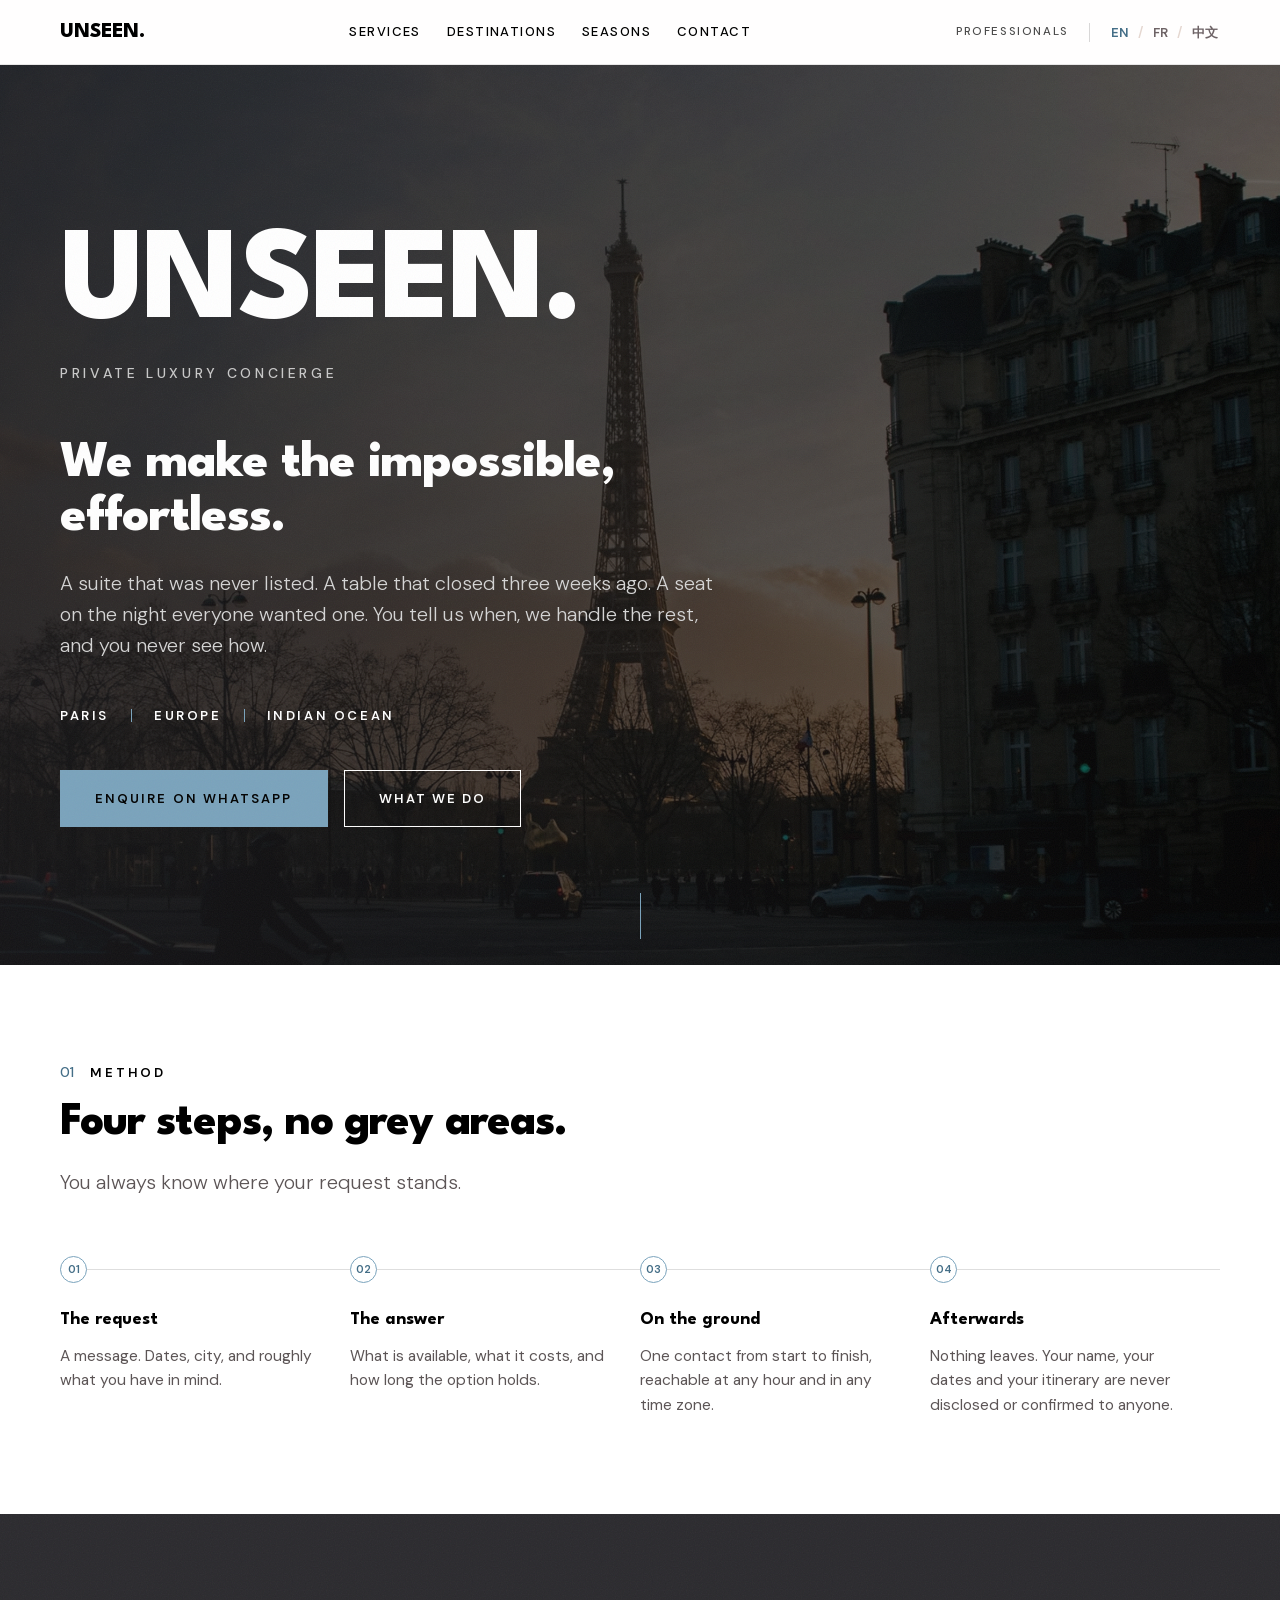
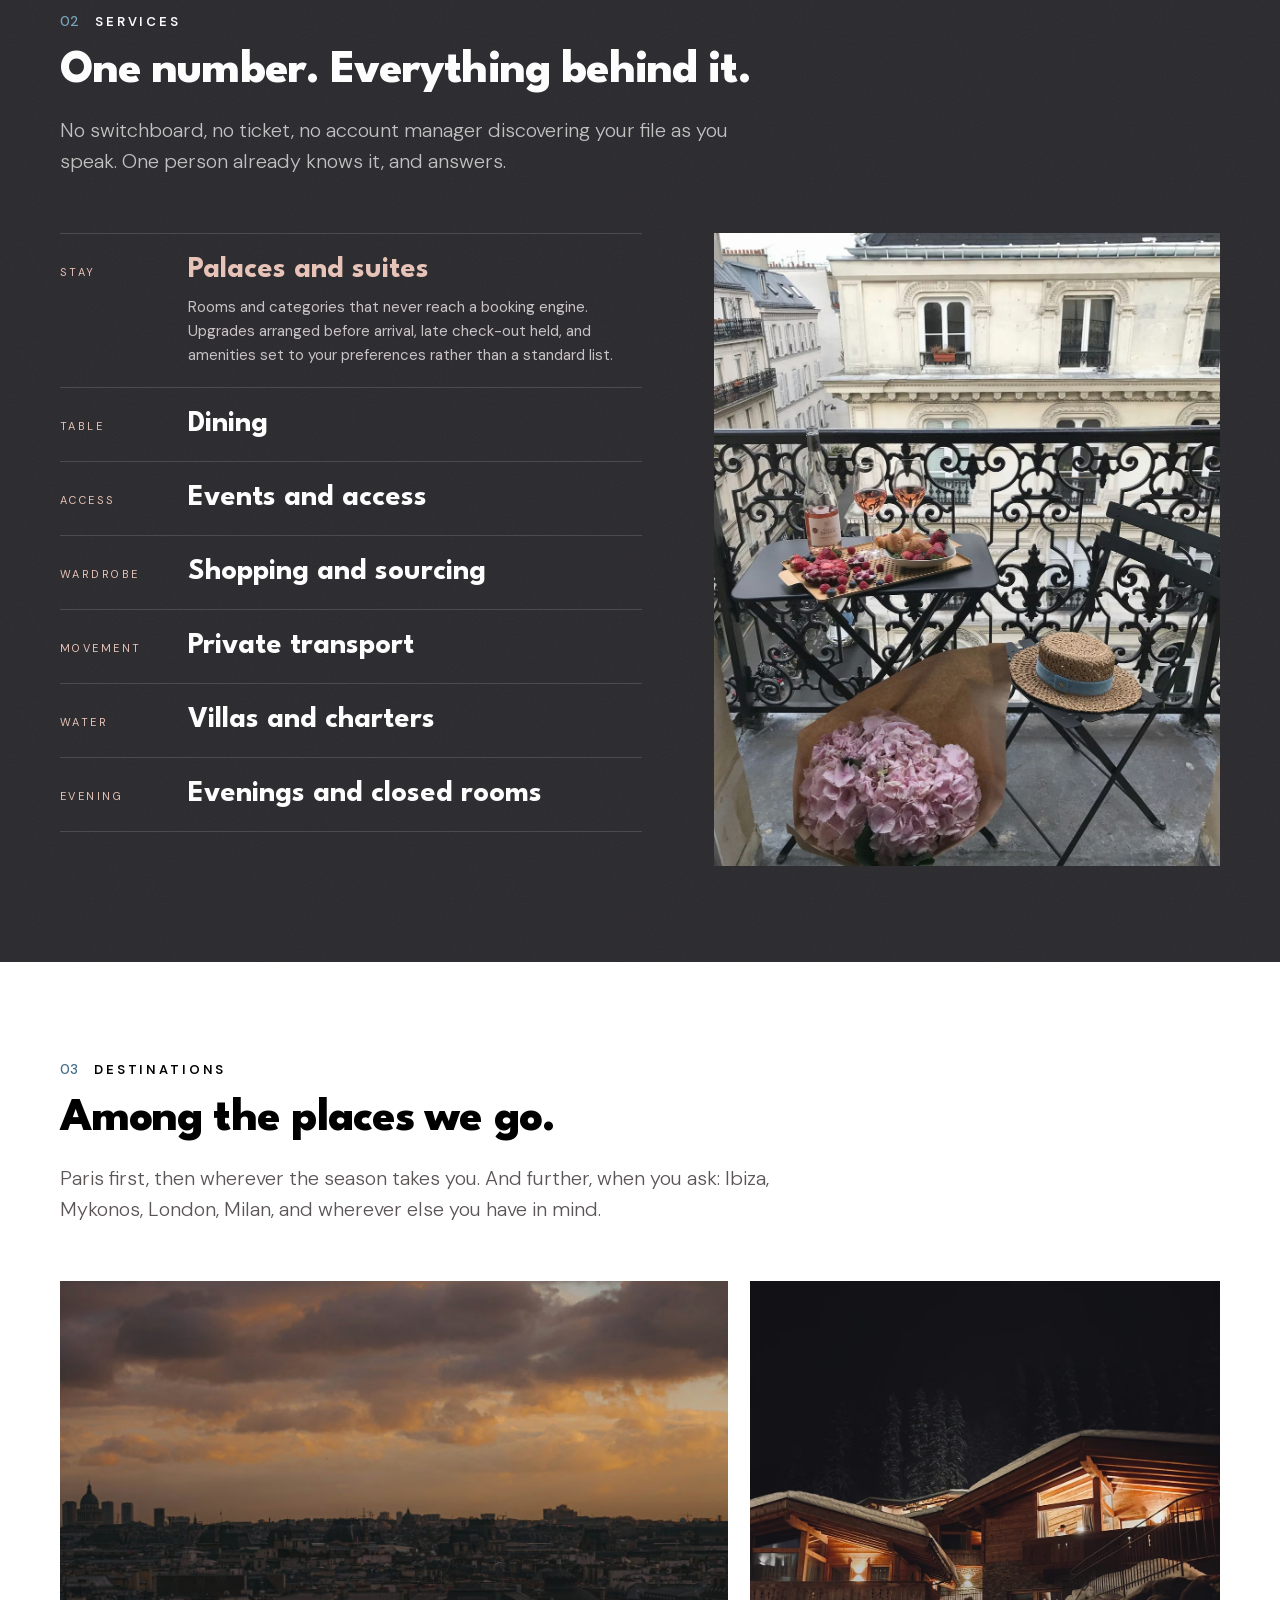
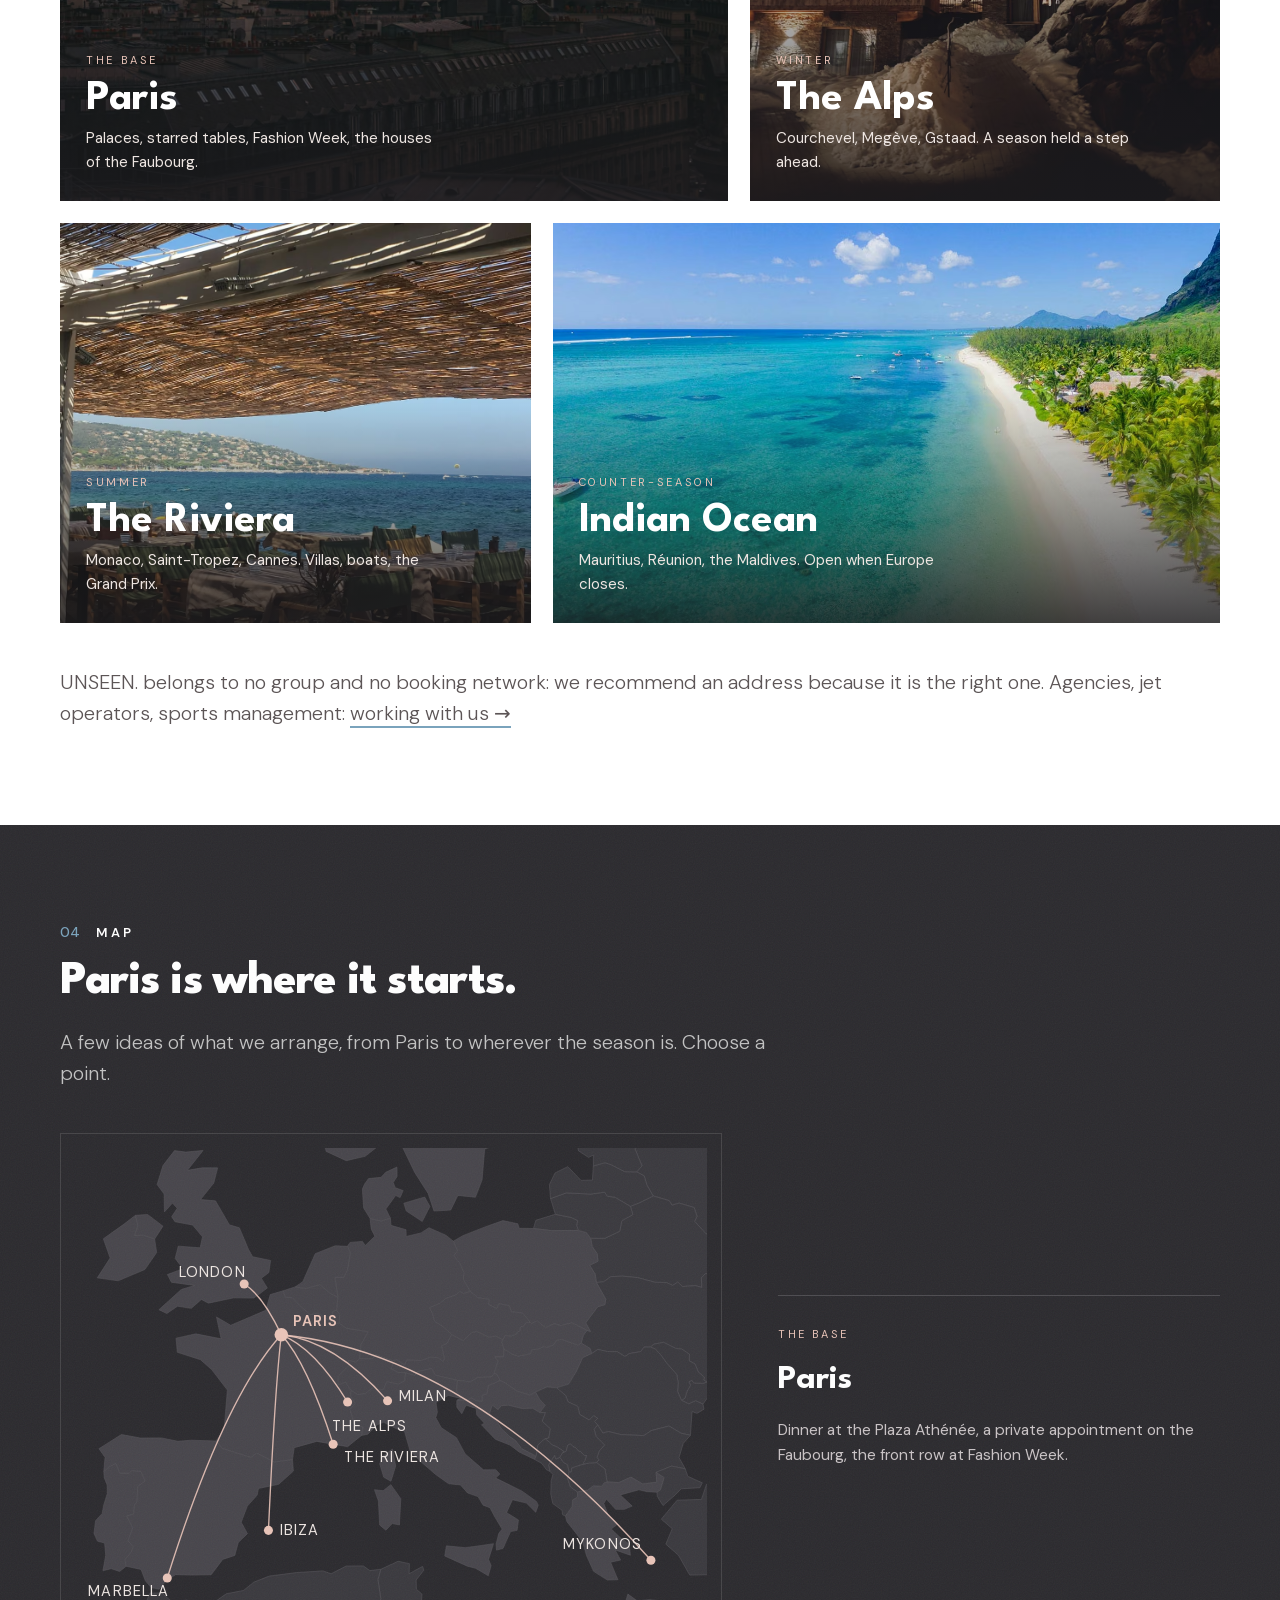
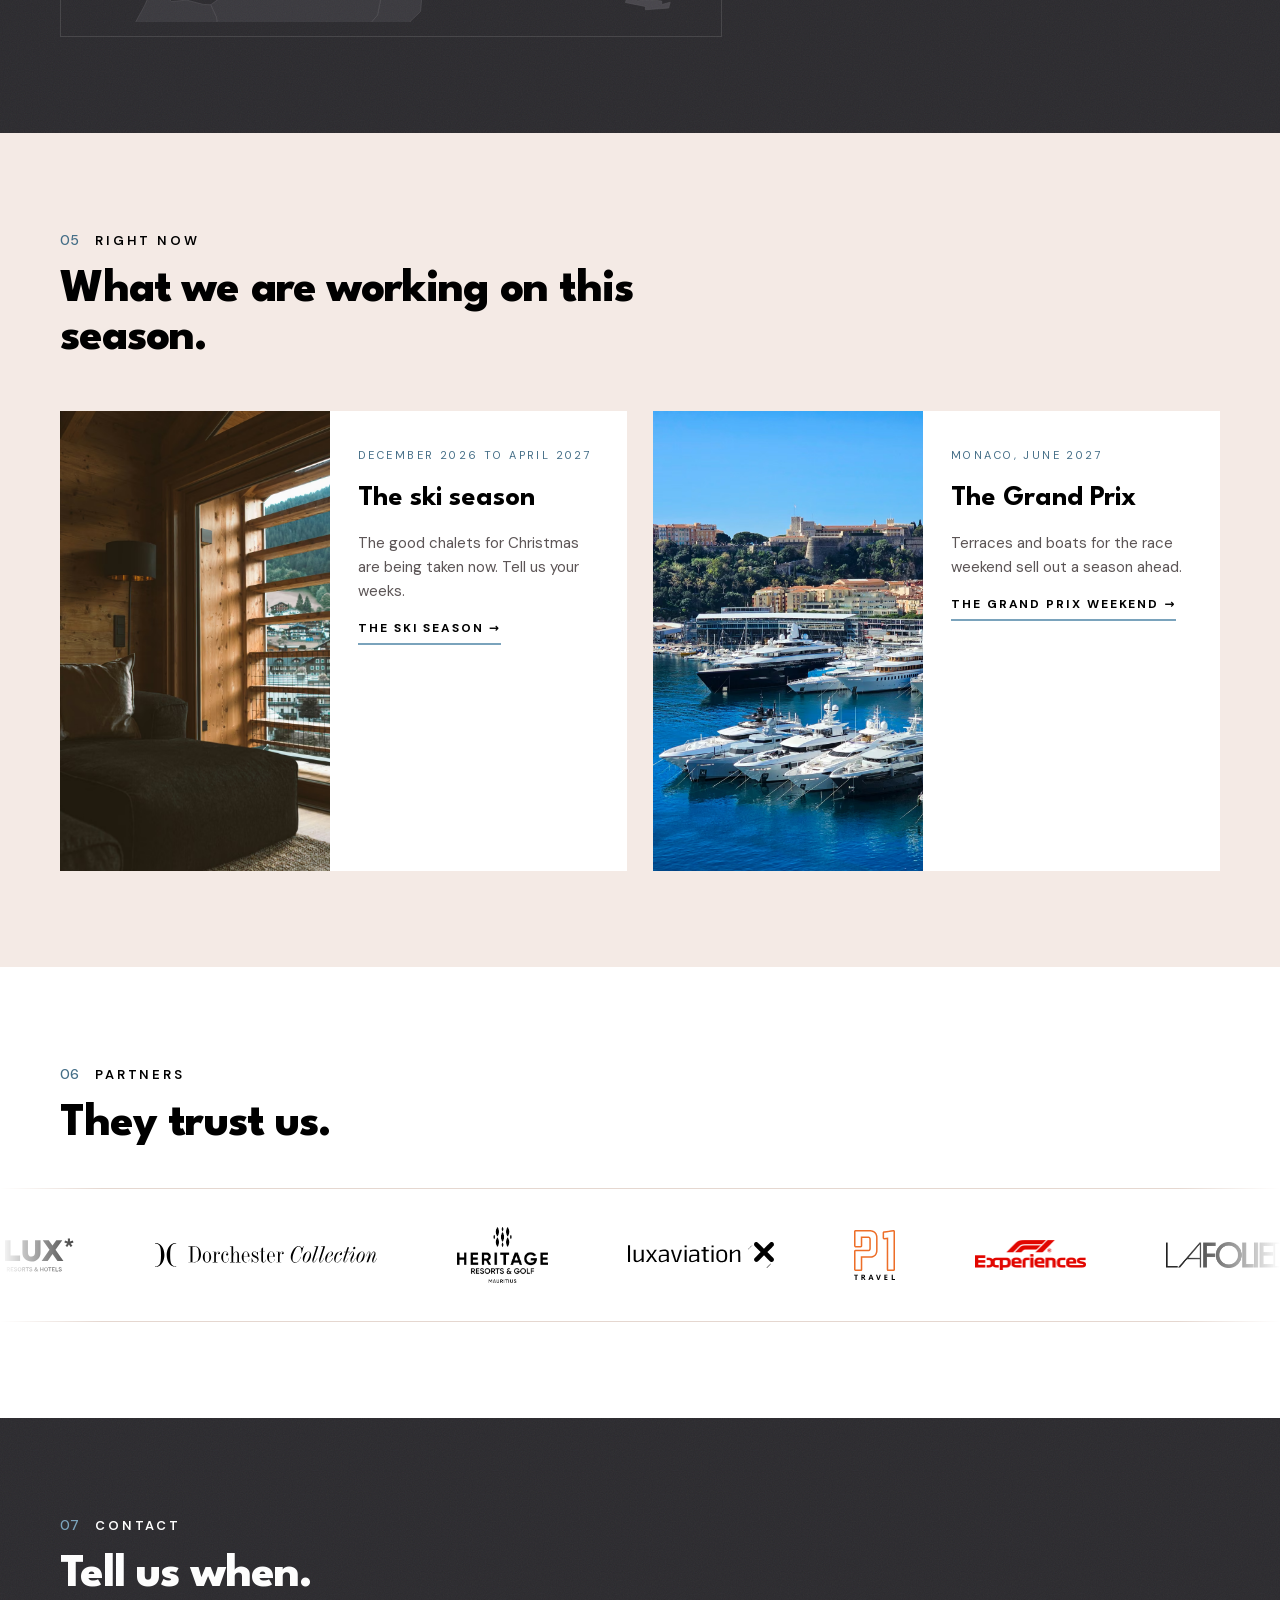
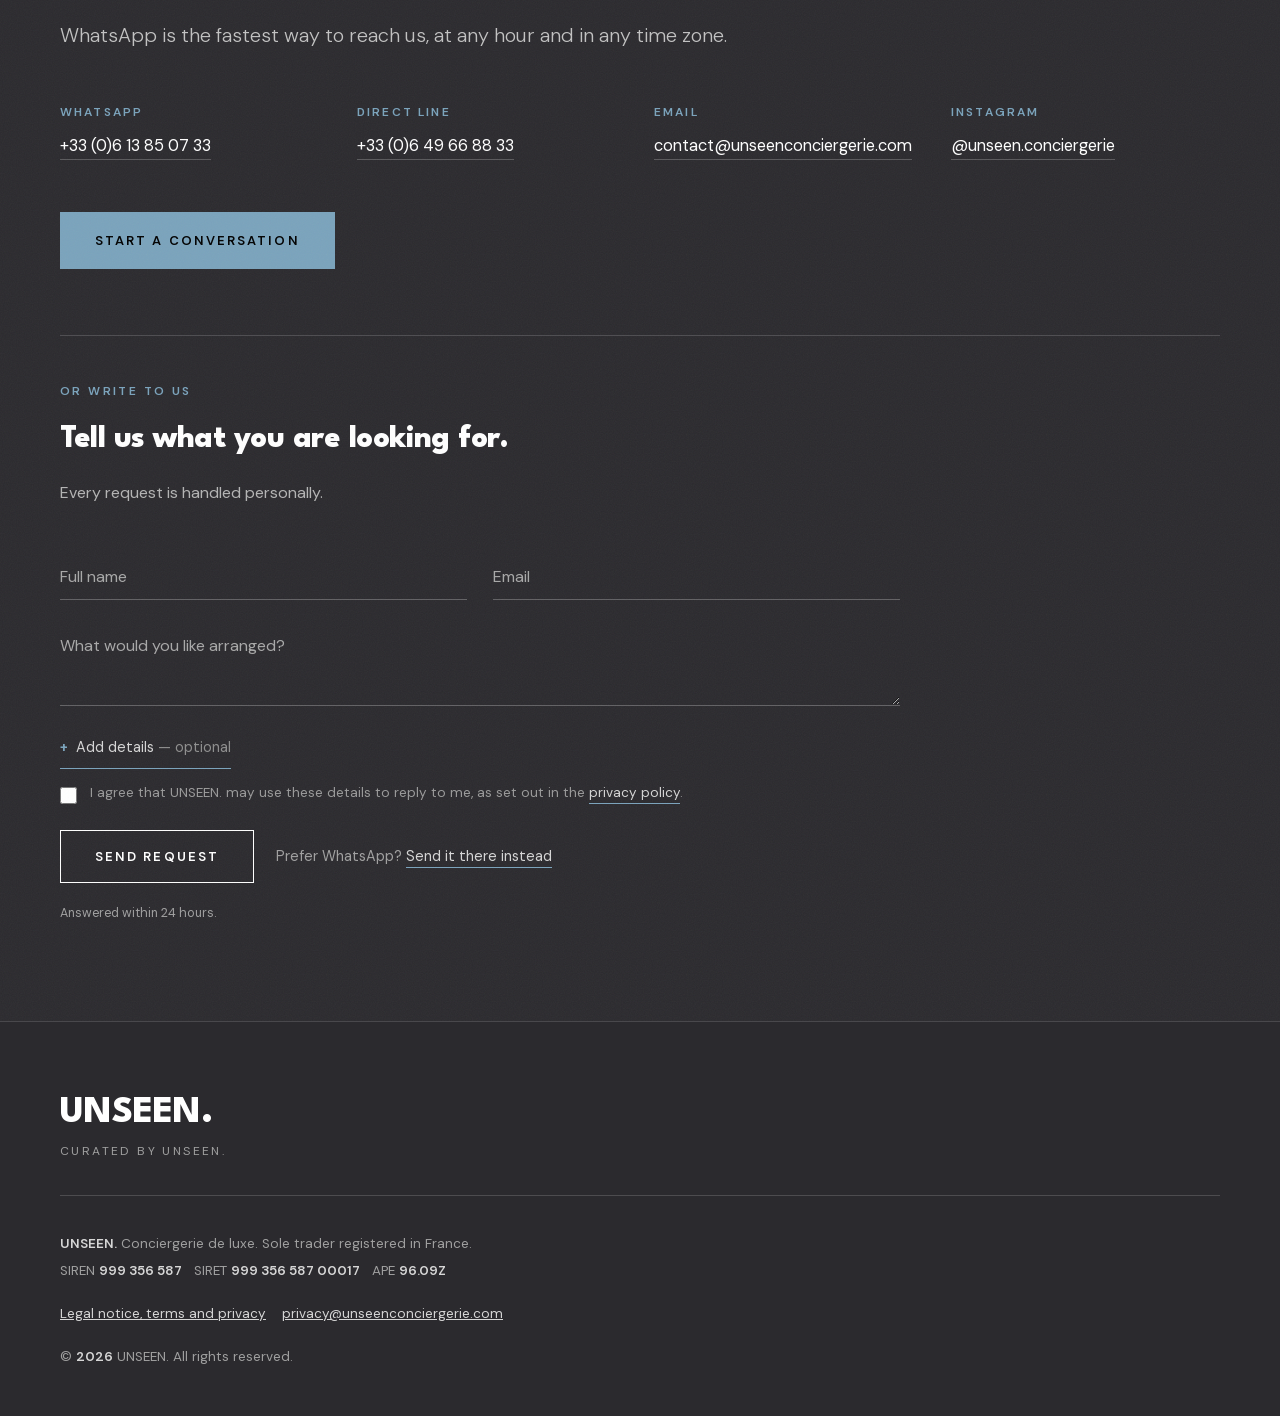
<file: site-unseen/index.html>
<!DOCTYPE html>
<html lang="en">
<head>
<meta charset="utf-8">
<meta name="viewport" content="width=device-width, initial-scale=1">
<title>UNSEEN. — Private Luxury Concierge</title>
<meta property="og:type" content="website">
<meta property="og:site_name" content="UNSEEN.">
<meta property="og:url" content="https://unseenconciergerie.com/">
<meta property="og:title" content="UNSEEN. — Private Luxury Concierge">
<meta property="og:description" content="UNSEEN. Private luxury concierge. Paris, Europe, Indian Ocean. Access to the places, events and experiences that stay closed to everyone else.">
<meta property="og:image" content="https://unseenconciergerie.com/img/og-index.jpg">
<meta property="og:image:width" content="1200">
<meta property="og:image:height" content="630">
<meta name="twitter:card" content="summary_large_image">
<link rel="icon" href="/favicon-32.png" sizes="32x32" type="image/png">
<link rel="icon" href="/favicon-48.png" sizes="48x48" type="image/png">
<link rel="apple-touch-icon" href="/apple-touch-icon.png">
<meta name="description" content="UNSEEN. Private luxury concierge. Paris, Europe, Indian Ocean. Access to the places, events and experiences that stay closed to everyone else.">
<!-- Adresse de reference du site. Les autres noms de domaine (.fr, www)
     continuent de fonctionner : cette ligne dit simplement a Google que
     c'est cette adresse-ci qu'il doit retenir et afficher. -->
<link rel="canonical" href="https://unseenconciergerie.com/">
<!-- icone affichee si le site est ajoute a l'ecran d'accueil d'un iPhone -->
<!-- La photo d'ouverture est la premiere chose que voit un visiteur :
     on demande au navigateur de la charger en priorite, sans attendre
     d'avoir lu toute la page. -->
<link rel="preload" as="image" href="img/hero.avif" type="image/avif" fetchpriority="high">
<script type="application/ld+json">
{
  "@context":"https://schema.org",
  "@type":"TravelAgency",
  "name":"UNSEEN.",
  "description":"Conciergerie privée de luxe à Paris. Palaces, gastronomie étoilée, événements exclusifs, transport privé, personal shopping. Paris, Europe, océan Indien.",
  "url":"https://unseenconciergerie.com",
  "telephone":"+33649668833",
  "email":"contact\u0040unseenconciergerie.com",
  "address":{
    "@type":"PostalAddress",
    "postalCode":"77100",
    "addressLocality":"Meaux",
    "addressCountry":"FR"
  },
  "areaServed":["Paris","Europe","Indian Ocean"],
  "sameAs":["https://instagram.com/unseen.conciergerie"]
}
</script>
<link rel="stylesheet" href="fonts.css">
<!-- Police pour les caracteres chinois (aucune des deux polices ci-dessus n'en dessine).
     Chargee separement : le navigateur ne prend que les poids utilises. -->
<style>
/* Leaflet 1.9.4 — feuille de style officielle, integree ici (et non chargee
   via <link>) pour que la carte reste stylee meme quand les feuilles de
   style externes autres que Google Fonts sont bloquees (ex. apercu). */
.lvml{behavior:url(#default#VML);display:inline-block;position:absolute}
</style>
<style>
/* =============================================================
   UNSEEN. — SAISON ACTIVE
   Pour changer de saison, ne modifiez QUE la ligne --accent.
   Charte 3.2 : une seule couleur d'accent a la fois.

   #D08A5C  Orange abricot   South of France / Summer
   #A3161A  Rouge vif        Formula 1 Grand Prix
   #1E4636  Vert sapin       Winter season / New Year's Eve
   #A8823A  Or               Cannes Film Festival
   #1F5E8A  Azur             French Riviera / Yachting
   #7AA3BC  Bleu glacier     Ski season / Alps   [ACTIF]
   #4B2236  Prune            Fashion Week
   #CFC3AE  Sable            St Barth / Winter escape
   ============================================================= */
:root{
  --accent:#7AA3BC;
  --sur-accent:#000000;   /* texte posé sur la couleur d'accent : blanc si l'accent est foncé, #000000 s'il est clair */
  --noir:#000000;
  --blanc:#FFFFFF;
  --bleu-clair:#F4EAE5;
  --gris-doux:#E5D7D0;
  --texte-2:#5C5556;
  --texte-3:#6E6366;
  --max:1240px;
  --pad:40px;
}
*{box-sizing:border-box;margin:0;padding:0}
html{scroll-behavior:smooth}
body{
  background:var(--bleu-clair);
  color:var(--noir);
  font-family:'DM Sans','Noto Sans SC',system-ui,-apple-system,sans-serif;
  font-weight:400;
  font-size:17px;
  line-height:1.65;
  -webkit-font-smoothing:antialiased;
}
h1,h2,h3{font-family:'League Spartan','Noto Sans SC',sans-serif;font-weight:700}
/* Poids plus fort pour les caracteres chinois : 'Noto Sans SC' en 700 parait
   plus fin que League Spartan au meme poids, on compense avec 900 (Black)
   la ou le titre est en gras 800 en latin. */
:lang(zh) h1,:lang(zh) h2,:lang(zh) h3,:lang(zh) .hero-mark{font-weight:900}
/* Le resserrement des lettres (letter-spacing negatif) sert a compacter du
   texte latin : applique a des sinogrammes, qui sont des blocs pleins, il
   les fait se toucher. On annule ce resserrement uniquement quand la page
   est en chinois. Le mot de marque "UNSEEN." reste en lettres latines
   meme en version chinoise, donc .hero-mark et .mark n'ont pas besoin
   d'etre corriges : ils ne contiennent jamais de sinogramme. */
:lang(zh) h1,:lang(zh) h2,:lang(zh) h3,
:lang(zh) .lede,:lang(zh) .hero-body p,:lang(zh) .card p,:lang(zh) .dest p,
:lang(zh) .sitem p,:lang(zh) .tl-step p{letter-spacing:0}
/* Les blocs de texte courant respirent davantage en chinois : les
   caracteres pleins ont besoin de plus de place entre les lignes que
   des lettres latines pour rester confortables a lire. */
:lang(zh) .lede,:lang(zh) .hero-body p,:lang(zh) .card p,:lang(zh) .dest p,
:lang(zh) .sitem p,:lang(zh) .tl-step p,:lang(zh) .mc-item p{line-height:1.9}
img{display:block;max-width:100%}
.wrap{max-width:var(--max);margin:0 auto;padding:0 var(--pad)}
.num{font-family:'DM Sans',sans-serif;font-variant-numeric:tabular-nums}
.rule-accent{height:2px;width:44px;background:var(--accent);border:0}

/* ---------- barre haute ---------- */
.topbar{position:sticky;top:0;z-index:60;background:var(--bleu-clair);border-bottom:1px solid rgba(0,0,0,.09)}
.topbar-in{max-width:var(--max);margin:0 auto;padding:16px var(--pad);display:flex;align-items:center;justify-content:space-between;gap:20px}
.mark{font-family:'League Spartan',sans-serif;font-weight:800;font-size:21px;letter-spacing:-.01em;line-height:1;text-decoration:none;color:var(--noir)}
.nav{display:flex;align-items:center;gap:26px}
.nav a{font-size:13px;letter-spacing:.11em;text-transform:uppercase;text-decoration:none;color:var(--noir);font-weight:500;padding:5px 0;border-bottom:1px solid transparent}
.nav a:hover,.nav a:focus-visible{border-bottom-color:var(--accent);color:var(--accent)}
.langsw{display:flex;align-items:center;gap:7px;font-size:13px;letter-spacing:.08em;font-weight:600}
.langsw button{background:none;border:0;cursor:pointer;font:inherit;color:var(--texte-3);padding:5px 2px}
.langsw button[aria-pressed="true"]{color:var(--accent)}
.langsw .sep{color:var(--gris-doux)}

/* ---------- ancres sous la barre collante ---------- */
section[id],div[id]{scroll-margin-top:88px}

/* ---------- bouton et panneau de navigation mobile ---------- */
.navtoggle{display:none;background:none;border:0;cursor:pointer;padding:8px 0 8px 14px;line-height:0}
.navtoggle span{display:block;width:24px;height:2px;background:var(--noir);margin:5px 0;transition:transform .22s ease,opacity .18s ease}
.navtoggle[aria-expanded="true"] span:nth-child(1){transform:translateY(7px) rotate(45deg)}
.navtoggle[aria-expanded="true"] span:nth-child(2){opacity:0}
.navtoggle[aria-expanded="true"] span:nth-child(3){transform:translateY(-7px) rotate(-45deg)}

.navpanel{
  position:fixed;inset:0;z-index:55;background:var(--bleu-clair);
  display:flex;flex-direction:column;justify-content:center;
  padding:96px var(--pad) 48px;
  opacity:0;visibility:hidden;transform:translateY(-10px);
  transition:opacity .24s ease,transform .24s ease,visibility .24s
}
.navpanel.on{opacity:1;visibility:visible;transform:none}
.navpanel nav{display:flex;flex-direction:column;gap:4px}
.navpanel nav a{
  font-size:24px;font-weight:800;letter-spacing:-.015em;text-decoration:none;color:var(--noir);
  padding:12px 0;border-bottom:1px solid rgba(0,0,0,.10)
}
.navpanel nav a:active,.navpanel nav a:focus-visible{color:var(--accent)}
.navpanel .pfoot{margin-top:38px;display:flex;flex-direction:column;gap:12px}
.navpanel .pfoot a{
  font-size:13px;letter-spacing:.16em;text-transform:uppercase;font-weight:600;
  text-decoration:none;color:var(--noir);border-bottom:1px solid var(--accent);
  padding-bottom:5px;align-self:flex-start
}

@media(max-width:900px){
  .topbar-in{padding:14px var(--pad)}
  .nav{display:none}
  .navtoggle{display:block;order:3}
  .langsw{margin-left:auto}
  section[id],div[id]{scroll-margin-top:68px}
}
@media(min-width:901px){
  .navpanel{display:none}
}

/* ---------- hero ---------- */
.hero{position:relative;background:var(--noir);color:var(--blanc);overflow:hidden}
.hero img.bg{position:absolute;inset:0;width:100%;height:100%;object-fit:cover;opacity:.45}
.hero .veil{position:absolute;inset:0;background:linear-gradient(90deg,rgba(0,0,0,.88) 0%,rgba(0,0,0,.64) 50%,rgba(0,0,0,.26) 100%)}
.hero-in{position:relative;max-width:var(--max);margin:0 auto;padding:130px var(--pad) 106px;text-align:left}
.hero-mark{font-family:'League Spartan',sans-serif;font-weight:800;font-size:clamp(58px,10.5vw,132px);line-height:.9;letter-spacing:-.02em}
.hero-desc{margin-top:16px;font-size:14px;letter-spacing:.26em;text-transform:uppercase;font-weight:500;color:#C9C9C9}
.hero-body{margin-top:52px;max-width:660px}
.hero-body h1{font-weight:800;font-size:clamp(30px,4.6vw,52px);line-height:1.04;letter-spacing:-.02em}
.hero-body p{margin-top:22px;font-weight:300;font-size:20px;line-height:1.55;color:#D5D5D5}
.places{margin-top:44px;display:flex;flex-wrap:wrap;align-items:center;gap:22px;font-size:13px;letter-spacing:.2em;text-transform:uppercase;font-weight:600}
.places i{display:inline-block;width:1px;height:13px;background:var(--accent);font-style:normal}
.cta-row{margin-top:44px;display:flex;gap:16px;flex-wrap:wrap}
.btn{display:inline-block;padding:17px 34px;font-size:13px;letter-spacing:.16em;text-transform:uppercase;font-weight:600;text-decoration:none;border:1px solid currentColor;color:var(--blanc);transition:background .18s,color .18s,border-color .18s}
.btn:hover,.btn:focus-visible{background:var(--blanc);color:var(--noir)}
.btn-accent{background:var(--accent);border-color:var(--accent);color:var(--sur-accent)}
.btn-accent:hover,.btn-accent:focus-visible{background:var(--blanc);border-color:var(--blanc);color:var(--noir)}
@media(max-width:600px){.hero-in{padding:82px var(--pad) 74px}.hero .veil{background:linear-gradient(180deg,rgba(0,0,0,.70) 0%,rgba(0,0,0,.86) 100%)}}

/* ---------- sections ---------- */
section{padding:96px 0}
.sec-white{background:var(--blanc)}
.sec-pale{background:var(--bleu-clair)}
.sec-dark{background:var(--noir);color:var(--blanc)}
.head{max-width:720px}
.eyebrow{display:flex;align-items:baseline;gap:16px;margin-bottom:14px}
.eyebrow .n{font-family:'DM Sans',sans-serif;font-size:14px;color:var(--accent);font-weight:500}
.eyebrow .t{font-size:13px;letter-spacing:.22em;text-transform:uppercase;font-weight:600}
h2{font-weight:800;font-size:clamp(30px,4.2vw,46px);line-height:1.05;letter-spacing:-.02em;margin-bottom:20px}
.lede{font-weight:300;font-size:20px;line-height:1.55;color:var(--texte-2)}
.sec-dark .lede{color:#C2C2C2}

/* ---------- cartes ---------- */
.cards{display:grid;grid-template-columns:repeat(auto-fill,minmax(min(258px,100%),1fr));gap:28px;margin-top:56px}
.card{background:var(--blanc);display:flex;flex-direction:column}
.sec-dark .card{background:#0C0C0C}
.card .ph{aspect-ratio:4/5;overflow:hidden;background:var(--gris-doux)}
.card .ph img{width:100%;height:100%;object-fit:cover;transition:transform .5s ease}
.card:hover .ph img{transform:scale(1.04)}
.card .txt{padding:22px 22px 26px}
.card .tag{display:block;font-size:12px;letter-spacing:.18em;text-transform:uppercase;color:var(--accent);font-weight:600;margin-bottom:10px}
.card h3{font-weight:700;font-size:19px;letter-spacing:-.01em;margin-bottom:10px}
.card p{font-size:16px;line-height:1.62;color:var(--texte-2)}
.sec-dark .card p{color:#ADADAD}

/* ---------- destinations ---------- */
.dests{margin-top:56px;display:flex;flex-direction:column;gap:2px}
.dest{display:grid;grid-template-columns:1.05fr 1fr;background:var(--blanc);min-height:340px}
.dest.flip .ph{order:2}
.dest .ph{overflow:hidden;background:var(--gris-doux)}
.dest .ph img{width:100%;height:100%;object-fit:cover;min-height:340px}
.dest .txt{padding:46px 48px;display:flex;flex-direction:column;justify-content:center}
.dest .tag{font-size:12px;letter-spacing:.2em;text-transform:uppercase;color:var(--accent);font-weight:600;margin-bottom:12px}
.dest h3{font-weight:800;font-size:29px;letter-spacing:-.015em;margin-bottom:14px}
.dest p{font-size:16.5px;line-height:1.65;color:var(--texte-2)}
.dest .list{margin-top:20px;font-size:13.5px;letter-spacing:.09em;text-transform:uppercase;color:var(--texte-3);line-height:2;font-weight:500}
@media(max-width:880px){.dest{grid-template-columns:1fr}.dest.flip .ph{order:0}.dest .ph img{min-height:240px}.dest .txt{padding:34px 28px 40px}}



/* ---------- contact ---------- */
.cgrid{display:grid;grid-template-columns:repeat(4,1fr);gap:28px;margin-top:52px}
.ci .lbl{display:block;font-size:12px;letter-spacing:.18em;text-transform:uppercase;color:var(--accent);font-weight:600;margin-bottom:9px}
.ci a{font-size:16.5px;text-decoration:none;color:inherit;white-space:nowrap;border-bottom:1px solid rgba(255,255,255,.22);padding-bottom:3px}
.ci a:hover,.ci a:focus-visible{color:var(--accent);border-bottom-color:var(--accent)}
@media(max-width:900px){.cgrid{grid-template-columns:repeat(2,1fr);gap:26px 30px}}


/* ---------- carte interactive (Leaflet) ---------- */
.partner-list{margin-top:16px;display:flex;flex-direction:column}
.partner-item{display:flex;align-items:center;gap:12px;padding:13px 0;border-bottom:1px solid rgba(255,255,255,.10);cursor:pointer}
.partner-item .pn{font-size:15.5px;color:var(--blanc);line-height:1.35;transition:color .15s;flex:1 1 auto}
.partner-item:hover .pn{color:var(--accent)}
.partner-item .pt{font-size:10.5px;letter-spacing:.1em;text-transform:uppercase;color:#A0A0A0;white-space:nowrap;flex:0 0 auto}

/* ---------- methode : frise horizontale ---------- */
.timeline{list-style:none;margin:58px 0 0;padding:0;display:grid;grid-template-columns:repeat(4,1fr);gap:0;position:relative}
.timeline::before{content:"";position:absolute;top:13px;left:0;right:0;height:1px;background:rgba(0,0,0,.13)}
.tl-step{position:relative;padding-right:30px}
.tl-k{position:relative;display:flex;align-items:center;justify-content:center;width:27px;height:27px;border-radius:50%;background:var(--blanc);border:1px solid var(--accent);color:var(--accent);font-family:'DM Sans',sans-serif;font-size:11px;font-weight:600;z-index:1}
.tl-step h3{font-weight:700;font-size:18px;margin:22px 0 9px}
.tl-step p{font-size:15.5px;line-height:1.6;color:var(--texte-2)}
@media(max-width:860px){
  .timeline{grid-template-columns:1fr;gap:28px;margin-top:38px}
  .timeline::before{top:0;bottom:0;left:13px;right:auto;width:1px;height:auto}
  .tl-step{padding:0 0 0 46px}
  .tl-k{position:absolute;left:0;top:0}
  .tl-step h3{margin-top:1px}
}

/* ---------- saisons : bande editoriale ---------- */
.srow{display:grid;grid-template-columns:repeat(3,1fr);gap:40px;margin-top:56px}
.sitem .sph{aspect-ratio:16/9;overflow:hidden;background:#111;margin-bottom:24px}
.sitem .sph img{width:100%;height:100%;object-fit:cover;transition:transform .5s ease}
.sitem:hover .sph img{transform:scale(1.04)}
.sitem .rule-accent{margin-bottom:18px}
.sitem .tag{display:block;font-size:12px;letter-spacing:.18em;text-transform:uppercase;color:var(--accent);font-weight:600;margin-bottom:10px}
.sitem h3{font-weight:800;font-size:22px;letter-spacing:-.015em;margin-bottom:10px}
.sitem p{font-size:15.5px;line-height:1.62;color:var(--texte-2)}
@media(max-width:860px){.srow{grid-template-columns:1fr;gap:34px;margin-top:36px}}

/* ---------- partenaires : bandeau sous la carte ---------- */
.map-cta{margin-top:56px;padding-top:42px;border-top:1px solid rgba(255,255,255,.14)}
@media(max-width:760px){.mc-grid{grid-template-columns:1fr;gap:32px}.mc-intro{font-size:16.5px}}

/* ---------- pied de page ---------- */
footer{background:var(--noir);color:var(--blanc);padding:72px 0 46px;border-top:1px solid rgba(255,255,255,.14)}
.foot-mark{font-family:'League Spartan',sans-serif;font-weight:800;font-size:38px;line-height:1}
.curated{font-size:12px;letter-spacing:.2em;text-transform:uppercase;color:#A0A0A0;margin-top:10px}
.foot-sep{height:1px;background:#FFFFFF;opacity:.16;border:0;margin-top:34px}
.foot-legal{margin-top:34px;font-size:13.5px;line-height:2;color:#A0A0A0}
.foot-legal a{color:#D6D6D6}
.foot-legal a:hover,.foot-legal a:focus-visible{color:var(--accent)}
.foot-legal .num,.foot-legal strong{color:#D6D6D6;font-weight:600}

/* ---------- bande editoriale pleine largeur ---------- */
.band{position:relative;background:var(--noir);overflow:hidden;min-height:clamp(360px,52vh,540px);display:flex;align-items:flex-end}
.band img{position:absolute;inset:0;width:100%;height:100%;object-fit:cover;opacity:.62}
.band .veil{position:absolute;inset:0;background:linear-gradient(180deg,rgba(0,0,0,.12) 30%,rgba(0,0,0,.80) 100%)}
.band .in{position:relative;max-width:var(--max);margin:0 auto;width:100%;padding:0 var(--pad) 58px;color:var(--blanc)}
.band .wl{height:1px;width:78px;background:var(--accent);border:0;margin-bottom:22px}
.band p{font-weight:300;font-size:clamp(22px,3.1vw,34px);line-height:1.24;letter-spacing:-.01em;max-width:660px}
.band .sig{margin-top:20px;font-size:12px;letter-spacing:.2em;text-transform:uppercase;color:#B4B4B4;font-weight:500}

/* les images sont servies en AVIF avec repli WebP */
picture{display:block;width:100%;height:100%}

/* ---------- mosaique ---------- */
.mosaic{display:grid;grid-template-columns:repeat(4,1fr);gap:2px;background:var(--noir)}
.mosaic figure{margin:0;aspect-ratio:4/5;overflow:hidden;background:#111}
.mosaic img{width:100%;height:100%;object-fit:cover;transition:transform .6s ease,opacity .4s ease;opacity:.92}
.mosaic figure:hover img{transform:scale(1.05);opacity:1}
@media(max-width:900px){.mosaic{grid-template-columns:repeat(2,1fr)}}

/* ---------- carte interactive ---------- */
.mapsec{background:var(--noir);color:var(--blanc)}
@media(max-width:880px){.mapgrid{grid-template-columns:1fr;gap:30px}}

a:focus-visible,button:focus-visible{outline:2px solid var(--accent);outline-offset:3px}
@media(prefers-reduced-motion:reduce){html{scroll-behavior:auto}*{transition:none!important}}
@media(max-width:760px){
  /* cartes : visuel large et court plutôt que portrait, pour raccourcir la page */
  .card .ph{aspect-ratio:16/10}
  .card .txt{padding:20px 20px 24px}
  .dest .ph img{min-height:190px}
  .dest .txt{padding:30px 26px 34px}
  .band{min-height:clamp(280px,40vh,380px)}
}
@media(max-width:560px){
  :root{--pad:24px}
  body{font-size:16.5px}
  section{padding:58px 0}
  h2{font-size:clamp(27px,7vw,34px)}
  .hero-in{padding:66px var(--pad) 58px}
  .hero-body{margin-top:32px}
  .hero-body p{font-size:17.5px}
  .lede{font-size:17.5px}
  .cards{gap:18px;margin-top:34px}
  .card .ph{aspect-ratio:16/9}
  .card h3{font-size:18px}
  .card p{font-size:15.5px}
  .dests{margin-top:34px}
  .dest .ph img{min-height:170px}
  .dest h3{font-size:25px}
  .dest p{font-size:15.5px}
  .cgrid{gap:24px;margin-top:38px;grid-template-columns:1fr}
  .ci a{font-size:15px}
  .btn{padding:16px 26px;width:100%;text-align:center}
  .places{gap:14px;font-size:11.5px}
  .band .in{padding-bottom:38px}
  .band p{font-size:clamp(20px,5.6vw,26px)}
  .mosaic figure{aspect-ratio:1/1}
  footer{padding:52px 0 38px}
  .foot-mark{font-size:32px}
  .enq-head{margin-top:44px;padding-top:34px}
  .fld{margin-bottom:22px}
  .enq-actions{gap:18px}
  .enq-actions .enq-alt{width:100%;text-align:center}
}

/* ---------- formulaire de demande ---------- */
.enq-head{margin-top:66px;padding-top:46px;border-top:1px solid rgba(255,255,255,.16)}
.enq-head .tag{display:block;font-size:12px;letter-spacing:.2em;text-transform:uppercase;color:var(--accent);font-weight:600;margin-bottom:12px}
.enq-head h3{font-weight:800;font-size:clamp(24px,3.4vw,32px);letter-spacing:-.015em;margin-bottom:14px}
.enq-head p{font-size:16.5px;line-height:1.65;color:#B4B4B4;max-width:640px}
form.enq{margin-top:40px;max-width:840px}
.frow{display:grid;grid-template-columns:1fr 1fr;gap:26px}
@media(max-width:700px){.frow{grid-template-columns:1fr;gap:0}}
.fld{margin-bottom:26px}
.fld label{display:block;font-size:12px;letter-spacing:.16em;text-transform:uppercase;font-weight:600;color:#D6D6D6;margin-bottom:10px}
.fld label em{font-style:normal;color:#A0A0A0;font-weight:500;letter-spacing:.1em}
.fld input,.fld select,.fld textarea{
  width:100%;background:transparent;border:0;border-bottom:1px solid rgba(255,255,255,.26);
  color:var(--blanc);font-family:'DM Sans',system-ui,sans-serif;font-size:16.5px;
  padding:13px 0;outline:none;border-radius:0;transition:border-color .18s ease;
  -webkit-appearance:none;appearance:none
}
.fld select{
  cursor:pointer;padding-right:30px;
  background-image:url("data:image/svg+xml;utf8,<svg xmlns='http://www.w3.org/2000/svg' viewBox='0 0 12 8'><path fill='%23B4B4B4' d='M1 1l5 5 5-5'/></svg>");
  background-repeat:no-repeat;background-position:right 2px center;background-size:11px
}
.fld select option,.fld select optgroup{background:#0B0B0B;color:var(--blanc)}
.fld textarea{min-height:112px;resize:vertical;line-height:1.6}
.fld input:focus,.fld select:focus,.fld textarea:focus{border-bottom-color:var(--accent)}
.fld input::placeholder,.fld textarea::placeholder{color:#9A9A9A}
.fld.bad input,.fld.bad select,.fld.bad textarea{border-bottom-color:#E0705F}
.fld .msg{display:none;margin-top:8px;font-size:13px;color:#E0705F;letter-spacing:.01em}
.fld.bad .msg{display:block}
.agree{display:flex;gap:13px;align-items:flex-start;margin:2px 0 8px}
.agree input{width:17px;height:17px;flex:0 0 17px;margin-top:4px;accent-color:var(--accent);cursor:pointer;border-radius:0}
.agree span{font-size:14.5px;line-height:1.62;color:#9A9A9A}
.agree a{color:#D6D6D6;text-decoration:none;border-bottom:1px solid var(--accent);padding-bottom:2px}
.agree a:hover{color:var(--accent)}
.agree-msg{display:none;font-size:13px;color:#E0705F;margin:0 0 20px 30px}
.agree-msg.on{display:block}
.enq-actions{display:flex;flex-wrap:wrap;gap:22px;align-items:center;margin-top:26px}
button.btn{background:transparent;cursor:pointer;font-family:'DM Sans',system-ui,sans-serif}
.enq-alt{font-size:14.5px;color:#A0A0A0}
.enq-alt a{color:#D6D6D6;text-decoration:none;border-bottom:1px solid var(--accent);padding-bottom:2px;cursor:pointer}
.enq-alt a:hover{color:var(--accent)}
.enq-note{margin-top:30px;font-size:13.5px;line-height:1.8;color:#A0A0A0;max-width:640px}
.enq-done{display:none;margin-top:40px;border:1px solid rgba(255,255,255,.2);padding:40px 36px;max-width:640px}
.enq-done h3{font-weight:800;font-size:26px;color:var(--accent);margin-bottom:12px;letter-spacing:-.015em}
.enq-done p{font-size:16.5px;color:#B4B4B4;line-height:1.65}
@media(max-width:560px){
  .enq-head{margin-top:52px;padding-top:38px}
  .enq-actions{gap:16px}
  .enq-actions .btn{width:100%}
}

/* formulaire compact : le nom du champ est dans la case, il monte en petit quand on écrit */
form.enq .fld{position:relative;margin-bottom:14px}
form.enq .fld label{position:absolute;left:0;top:19px;margin:0;max-width:100%;overflow:hidden;text-overflow:ellipsis;white-space:nowrap;pointer-events:none;font-size:16px;letter-spacing:0;text-transform:none;font-weight:400;color:#A8A8A8;transition:top .15s,font-size .15s,color .15s}
form.enq .fld label em{color:#8E8E8E;letter-spacing:0;font-weight:400}
form.enq .fld input,form.enq .fld textarea{padding:25px 0 8px}
form.enq .fld textarea{min-height:92px;line-height:1.5}
form.enq .fld:focus-within label,form.enq .fld.has label{top:4px;font-size:11.5px;letter-spacing:.06em;color:var(--accent)}
form.enq .fld.sel label{position:static;display:block;font-size:11.5px;letter-spacing:.06em;color:#A8A8A8;margin:0 0 -4px;pointer-events:auto}
form.enq .fld.sel select{padding:10px 30px 8px 0}
form.enq .fld .msg{margin-top:4px}
form.enq .frow{gap:0 26px}
.more{margin:2px 0 14px}
.more summary{list-style:none;cursor:pointer;font-size:14.5px;color:#D6D6D6;padding:8px 0;display:inline-block;border-bottom:1px solid var(--accent)}
.more summary::-webkit-details-marker{display:none}
.more summary:before{content:"+\00a0\00a0";color:var(--accent);font-weight:600}
.more[open] summary:before{content:"\2212\00a0\00a0"}
.more summary em{font-style:normal;color:#8E8E8E}
.more[open] summary{margin-bottom:10px}
.agree{margin:6px 0 6px}
.agree span{font-size:13.5px;line-height:1.55}
.enq-note{margin-top:20px;font-size:12.5px;line-height:1.7}
.enq-head p{font-size:16px;line-height:1.55}
@media(max-width:560px){.enq-head{margin-top:40px;padding-top:30px}.enq-head h3{margin-bottom:8px}form.enq{margin-top:26px}.enq-actions{margin-top:18px}}
</style>

<link rel="stylesheet" href="anim.css">
<style>.srow.four{grid-template-columns:repeat(4,1fr)}@media(max-width:860px){.srow.four{grid-template-columns:1fr 1fr}}.plogos{display:flex;flex-wrap:wrap;gap:44px;align-items:center;margin-top:44px}.plogos img{height:44px;width:auto}.plogos .ph2{font-size:12px;letter-spacing:.14em;text-transform:uppercase;color:var(--texte-3);border:1px dashed var(--gris-doux);padding:14px 20px}</style><style>#services .cards{grid-template-columns:repeat(4,1fr)}@media(max-width:860px){#services .cards{grid-template-columns:1fr 1fr}}</style><link rel="stylesheet" href="season.css">
<style>
/* --- Version 2 : Lin et prune --- */
.hero,.sec-dark,footer{background:#2B2A2E}
.hero{background:#000}
.topbar{background:rgba(255,255,255,.95);backdrop-filter:blur(8px)}
.hero .veil{background:linear-gradient(90deg,rgba(28,27,30,.72) 0%,rgba(28,27,30,.38) 55%,rgba(28,27,30,.12) 100%)!important}
.eyebrow .n{color:var(--accent)}
.nv-link{color:inherit;text-decoration:none;border-bottom:2px solid var(--accent)}
/* services */
.nv-grid{display:grid;grid-template-columns:1.15fr 1fr;gap:72px;margin-top:56px;align-items:start}
.nv-list{list-style:none}
.nv-list li{border-top:1px solid rgba(255,255,255,.14);padding:20px 0;display:grid;grid-template-columns:110px 1fr;gap:18px;cursor:pointer}
.nv-list li:last-child{border-bottom:1px solid rgba(255,255,255,.14)}
.nv-list .t{font-size:11px;letter-spacing:.22em;text-transform:uppercase;color:#E9C4B8;padding-top:9px}
.nv-list h3{font-size:clamp(22px,2.6vw,30px);line-height:1.1;transition:color .3s}
.nv-list p{font-size:15px;line-height:1.6;color:#C9C3C5;max-height:0;overflow:hidden;opacity:0;transition:max-height .45s,opacity .45s,margin .45s}
.nv-list li.on h3{color:#E9C4B8}
.nv-list li.on p{max-height:140px;opacity:1;margin-top:8px}
.nv-img{position:sticky;top:110px;aspect-ratio:4/5;overflow:hidden;background:#1E1D20}
.nv-img picture{position:absolute;inset:0}.nv-img img{position:absolute;inset:0;width:100%;height:100%;object-fit:cover;opacity:0;transition:opacity .6s}
.nv-img img.on{opacity:1}
/* destinations */
.nv-dest{display:grid;grid-template-columns:repeat(12,1fr);gap:22px;margin-top:56px}
.nd{position:relative;overflow:hidden;color:#FFFFFF;text-decoration:none;min-height:400px;display:flex;align-items:flex-end}
.nd img{position:absolute;inset:0;width:100%;height:100%;object-fit:cover;transition:transform 1s}
.nd:hover img{transform:scale(1.05)}
.nd:after{content:"";position:absolute;inset:0;background:linear-gradient(180deg,transparent 40%,rgba(28,27,30,.82))}
.nd .in{position:relative;z-index:2;padding:26px}
.nd .in span{font-size:11px;letter-spacing:.24em;text-transform:uppercase;color:#E9C4B8}
.nd .in h3{font-size:clamp(30px,3.4vw,42px);line-height:1;margin-top:6px}
.nd .in p{font-size:15px;color:#EEE6E2;max-width:360px;margin-top:6px}
.nd1{grid-column:span 7;min-height:520px}.nd2{grid-column:span 5;min-height:520px}.nd3{grid-column:span 5}.nd4{grid-column:span 7}
/* carte */
.nv-world{margin-top:44px}.nv-mapgrid{display:grid;grid-template-columns:1.5fr 1fr;gap:56px;margin-top:44px;align-items:center}.nv-eu{border:1px solid rgba(255,255,255,.12);padding:14px}.nv-eu-t{font-size:11px;letter-spacing:.22em;text-transform:uppercase;color:#C9C3C5;margin-bottom:6px}#europe{width:100%;height:auto;display:block}
#world{width:100%;height:auto;display:block}
svg .land{fill:#3A393E;stroke:#56545A;stroke-width:.5}
svg .land.eu{fill:#47454B}
svg .arc{fill:none;stroke-width:1.2}
svg .arc.in{stroke:#C9C3C5;stroke-dasharray:3 5;opacity:.55}
svg .arc.out{stroke:#E9C4B8;opacity:.9}
svg .arc.hi{opacity:1;stroke-width:2.2}
svg .pt{cursor:pointer}
svg .pt circle{transition:r .2s}
svg .pt text{fill:#EEE6E2;font-family:'DM Sans',sans-serif;font-size:11px;letter-spacing:.08em;text-transform:uppercase}
svg .pt.base text{fill:#E9C4B8;font-size:13px;font-weight:600}
.nv-key{display:flex;gap:26px;flex-wrap:wrap;margin-top:14px;font-size:13px;color:#C9C3C5}
.nv-key i{display:inline-block;width:26px;height:0;border-top:2px dashed #C9C3C5;margin-right:8px;vertical-align:middle}
.nv-key i.out{border-top:2px solid #E9C4B8}
.nv-info{border-top:1px solid rgba(255,255,255,.16);padding-top:22px;min-height:180px}
.nv-info .t{font-size:11px;letter-spacing:.22em;text-transform:uppercase;color:#E9C4B8}
.nv-info h3{font-size:34px;margin-top:6px}
.nv-info p{margin-top:10px;color:#C9C3C5;font-size:15.5px;line-height:1.6}
/* en ce moment */
.nv-now{display:grid;grid-template-columns:1fr 1fr;gap:26px;margin-top:48px}
.nn{display:grid;grid-template-columns:1fr 1.1fr;background:var(--blanc);text-decoration:none;color:inherit;min-height:300px}
.nn img{width:100%;height:100%;object-fit:cover}
.nn div{padding:28px}
.nn span{font-size:11px;letter-spacing:.22em;text-transform:uppercase;color:var(--accent)}
.nn h3{font-size:28px;margin-top:8px}
.nn p{margin-top:10px;font-size:15px;color:var(--texte-2);line-height:1.6}
.nn b{display:inline-block;margin-top:16px;font-size:12px;letter-spacing:.16em;text-transform:uppercase;border-bottom:2px solid var(--accent);padding-bottom:4px}
/* photos emballées (avif + webp) : le cadre prend toute la tuile */
.nd picture{position:absolute;inset:0}
.nn picture{display:block;height:100%;min-height:220px}

/* Téléphone : tout est visible tout de suite (l'apparition douce laissait des blocs vides sur iPhone) */
@media(max-width:900px){.rv,.reveal{opacity:1!important;transform:none!important;transition:none!important}}
@media(max-width:860px){.nv-dest{scroll-padding-left:var(--pad)}}

/* Téléphone : les services défilent de gauche à droite, en cartes */
.svc-ph{display:none}
@media(max-width:860px){
  .nv-list{display:flex;overflow-x:auto;scroll-snap-type:x mandatory;gap:14px;margin:32px calc(var(--pad) * -1) 0;padding:0 var(--pad) 8px;scroll-padding-left:var(--pad);scrollbar-width:none;-webkit-overflow-scrolling:touch}
  .nv-list::-webkit-scrollbar{display:none}
  .nv-list li,.nv-list li:last-child{flex:0 0 80%;scroll-snap-align:start;display:block;border:0;border-top:2px solid var(--accent);background:rgba(255,255,255,.05);padding:20px 18px 22px!important}
  .nv-list li h3{color:#fff!important;margin-top:6px}
  .nv-list p{max-height:none!important;opacity:1!important;margin-top:10px!important}
  .nv-list .svc-ph{display:block;width:auto;height:auto;aspect-ratio:16/10;overflow:hidden;margin:-20px -18px 16px;background:#1E1D20}
  .nv-list .svc-ph img{width:100%;height:100%;object-fit:cover;display:block}
}
/* partenaires : bandeau qui défile sans s'arrêter */
.marquee{pointer-events:none;-webkit-user-select:none;user-select:none;-webkit-tap-highlight-color:transparent;overflow:hidden;margin-top:40px;border-top:1px solid var(--gris-doux);border-bottom:1px solid var(--gris-doux);padding:38px 0;-webkit-mask-image:linear-gradient(90deg,transparent,#000 8%,#000 92%,transparent);mask-image:linear-gradient(90deg,transparent,#000 8%,#000 92%,transparent)}
.track{display:flex;align-items:center;gap:80px;width:max-content;animation:defile 36s linear infinite;will-change:transform;-webkit-backface-visibility:hidden;backface-visibility:hidden}
.track img{width:auto;flex:none}
@keyframes defile{from{transform:translate3d(0,0,0)}to{transform:translate3d(-50%,0,0)}}
@media(max-width:860px){.marquee{padding:28px 0}.track{gap:52px;animation-duration:17s}.track img{transform:scale(.8)}}
/* « Réduire les animations » : pas de défilement, une seule série de logos (les copies de la boucle sont masquées), côte à côte et centrés */
@media(prefers-reduced-motion:reduce){.marquee{-webkit-mask-image:none;mask-image:none}.track{animation:none;flex-wrap:wrap;justify-content:center;width:auto;gap:28px 40px;padding:0 20px}.track img[aria-hidden="true"]{display:none}.track img{max-width:42%;object-fit:contain}}
/* partenaires */
.nv-logos{display:flex;flex-wrap:wrap;align-items:center;justify-content:space-between;gap:36px;margin-top:44px;padding:40px 0;border-top:1px solid var(--gris-doux);border-bottom:1px solid var(--gris-doux)}
.nv-logos img{height:40px;width:auto}
/* téléphone : comme une application */
@media(max-width:860px){
  .nv-grid{grid-template-columns:1fr;gap:0}
  .nv-img{display:none}
  .nv-list li{grid-template-columns:1fr;gap:4px;padding:18px 0}
  .nv-list .t{padding-top:0}
  .nv-list p{max-height:none;opacity:1;margin-top:6px}
  .nv-dest{display:flex;overflow-x:auto;scroll-snap-type:x mandatory;gap:14px;margin:40px calc(var(--pad) * -1) 0;padding:0 var(--pad) 8px;-webkit-overflow-scrolling:touch;scrollbar-width:none}
  .nv-dest::-webkit-scrollbar{display:none}
  .nd{flex:0 0 82%;min-height:440px!important;scroll-snap-align:start}
  .nv-mapgrid{grid-template-columns:1fr;gap:20px}
  .nv-now{grid-template-columns:1fr}
  .nn{grid-template-columns:1fr}.nn img{aspect-ratio:16/10}
  .nv-logos{justify-content:center;gap:28px 40px}
  .nv-logos img{height:32px}
}

/* bouton WhatsApp fixe sur téléphone (comme sur Paris, Riviera, Océan Indien, Professionnels) */
.wa{display:none}
@media(max-width:900px){
  .wa{display:flex;position:fixed;right:16px;bottom:calc(16px + env(safe-area-inset-bottom));z-index:40;width:50px;height:50px;border-radius:50%;background:var(--accent);color:var(--sur-accent);align-items:center;justify-content:center;box-shadow:0 6px 18px rgba(0,0,0,.22);text-decoration:none;transition:opacity .25s}
  .wa svg{width:24px;height:24px}
  .wa.wa-cache{opacity:0;pointer-events:none}
}

.navpanel nav .pro-q{margin-top:30px;font-size:13px;color:#6E6E6E}
.navpanel nav a.pro{font-size:17px;font-weight:600;letter-spacing:0;border-bottom:0;padding:6px 0 0}
.navpanel nav a.pro:after{content:" \2192"}

/* menu ordinateur : « Professionnels » à droite, juste avant les langues, séparé des liens clients */
.langsw a.pro,.lang a.pro{font-size:11.5px;letter-spacing:.14em;text-transform:uppercase;text-decoration:none;color:#000;font-weight:500;opacity:.7;margin-right:12px;padding-right:20px;border-right:1px solid rgba(0,0,0,.22);white-space:nowrap}
.langsw a.pro:hover,.lang a.pro:hover,.langsw a.pro.on,.lang a.pro.on{opacity:1}
@media(max-width:900px){.langsw a.pro,.lang a.pro{display:none}}
</style>
</head>
<body>

<div class="topbar">
  <div class="topbar-in">
    <a class="mark" href="#top">UNSEEN.</a>
    <nav class="nav">
      <a href="#services" data-en="Services" data-fr="Services" data-zh="服务">Services</a>
      <a href="#destinations" data-en="Destinations" data-fr="Destinations" data-zh="目的地">Destinations</a>
      <a href="#now" data-en="Seasons" data-fr="Saisons" data-zh="当季">Seasons</a>
      
      <a href="#contact" data-en="Contact" data-fr="Contact" data-zh="联系我们">Contact</a>
    </nav>
    <div class="langsw">
      <a href="professionals.html" class="pro" data-en="Professionals" data-fr="Professionnels" data-zh="专业合作">Professionals</a>
      <button type="button" id="btn-en" aria-pressed="true">EN</button>
      <span class="sep">/</span>
      <button type="button" id="btn-fr" aria-pressed="false">FR</button>
      <span class="sep">/</span>
      <button type="button" id="btn-zh" aria-pressed="false" lang="zh">中文</button>
    </div>
    <button class="navtoggle" id="navtoggle" type="button" aria-label="Menu" aria-expanded="false" aria-controls="navpanel">
      <span></span><span></span><span></span>
    </button>
  </div>
</div>

<div class="navpanel" id="navpanel" aria-hidden="true">
  <nav>
      <a href="#services" data-en="Services" data-fr="Services" data-zh="服务">Services</a>
      <a href="#destinations" data-en="Destinations" data-fr="Destinations" data-zh="目的地">Destinations</a>
      <a href="#now" data-en="Seasons" data-fr="Saisons" data-zh="当季">Seasons</a>
      
      <a href="#contact" data-en="Contact" data-fr="Contact" data-zh="联系我们">Contact</a>
      <span class="pro-q" data-en="Travel professional?" data-fr="Vous êtes professionnel du voyage ?" data-zh="您是旅游业专业人士？">Travel professional?</span>
      <a href="professionals.html" class="pro" data-en="Professionals" data-fr="Professionnels" data-zh="专业合作">Professionals</a>
    </nav>
  <div class="pfoot">
    <a href="https://wa.me/33613850733">WhatsApp</a>
    <a href="#" data-u="contact" data-d="unseenconciergerie.com">contact&#64;unseenconciergerie.com</a>
  </div>
</div>

<div id="top" class="hero">
  <!-- Le cadre de l'image de fond est ecrit ici, et non cree par anim.js :
       si le script n'arrive pas, la photo doit rester DERRIERE le texte. -->
  <div class="hero-bg" aria-hidden="true">
    <picture class="hslide is-on"><source type="image/avif" srcset="img/hero.avif"><img class="bg" src="img/hero.webp" alt="The Eiffel Tower at dusk, seen from a Paris avenue" data-alt-en="The Eiffel Tower at dusk, seen from a Paris avenue" data-alt-fr="La tour Eiffel au crépuscule, vue depuis une avenue de Paris" data-alt-zh="黄昏时分，从巴黎街道远眺埃菲尔铁塔" fetchpriority="high"></picture>
  </div>
  <div class="veil"></div>
  <div class="hero-in">
    <div class="hero-mark">UNSEEN.</div>
    <div class="hero-desc" data-en="Private Luxury Concierge" data-fr="Conciergerie privée de luxe" data-zh="私人尊享礼宾服务">Private Luxury Concierge</div>
    <div class="hero-body">
      <h1 data-en="We make the impossible, effortless." data-fr="Rendre l'impossible, évident." data-zh="化不可能，为理所当然。">We make the impossible, effortless.</h1>
      <p data-en="A suite that was never listed. A table that closed three weeks ago. A seat on the night everyone wanted one. You tell us when, we handle the rest, and you never see how." data-fr="Une suite jamais proposée à la réservation. Une table complète depuis trois semaines. La place que tout le monde s&#x27;arrache. Dites-nous quand, nous nous occupons du reste." data-zh="一间从未公开预订的套房。一张三周前已经订满的餐桌。一个人人争抢的夜晚里的一席之地。您只需告知时间，其余的交给我们——您无需知道，我们是如何做到的。">A suite that was never listed. A table that closed three weeks ago. A seat on the night everyone wanted one. You tell us when, we handle the rest, and you never see how.</p>
    </div>
    <div class="places">
      <span>Paris</span><i></i>
      <span>Europe</span><i></i>
      <span data-en="Indian Ocean" data-fr="Océan Indien" data-zh="印度洋">Indian Ocean</span>
    </div>
    <div class="cta-row">
      <a class="btn btn-accent" href="https://wa.me/33613850733" data-en="Enquire on WhatsApp" data-fr="Nous écrire sur WhatsApp" data-zh="WhatsApp咨询">Enquire on WhatsApp</a>
      <a class="btn" href="#services" data-en="What we do" data-fr="Ce que nous faisons" data-zh="我们的服务">What we do</a>
    </div>
  </div>
</div>

<section id="method" class="sec-white">
  <div class="wrap">
    <div class="head reveal">
      <div class="eyebrow"><span class="n">01</span><span class="t" data-en="Method" data-fr="Méthode" data-zh="服务流程">Method</span></div>
      <h2 data-en="Four steps, no grey areas." data-fr="Quatre étapes, aucune zone grise." data-zh="四个步骤，清晰透明，绝无含糊。">Four steps, no grey areas.</h2>
      <p class="lede" data-en="You always know where your request stands. If something cannot be done, we say so straight away and come back with an alternative, never at the last minute." data-fr="Vous savez à tout moment où en est votre demande. Si quelque chose n&#x27;est pas possible, nous vous le disons tout de suite et nous vous proposons une autre solution, jamais à la dernière minute." data-zh="您的每一项需求进展，我们都会让您随时掌握。如果某件事无法实现，我们会第一时间坦诚相告，并立即提供替代方案，绝不会拖到最后一刻。">You always know where your request stands.</p>
    </div>

    <ol class="timeline reveal">
      <li class="tl-step">
        <span class="tl-k">01</span>
        <h3 data-en="The request" data-fr="La demande" data-zh="需求提出">The request</h3>
        <p data-en="A message. Dates, city, and roughly what you have in mind. Nothing else is needed to start, and there is no form to fill in." data-fr="Un simple message : les dates, la ville, et une idée de ce que vous souhaitez. Il n&#x27;en faut pas plus pour commencer, et aucun formulaire à remplir." data-zh="一条消息即可开始。日期、城市，以及您大致的想法。无需填写任何表格，仅此而已。">A message. Dates, city, and roughly what you have in mind.</p>
      </li>
      <li class="tl-step">
        <span class="tl-k">02</span>
        <h3 data-en="The answer" data-fr="La réponse" data-zh="我们的回复">The answer</h3>
        <p data-en="What is available, what it costs, and how long the option holds. In writing. We do not promise anything we cannot deliver." data-fr="Ce qui est disponible, le prix, et jusqu&#x27;à quand l&#x27;option est garantie. Le tout par écrit. Nous ne promettons jamais ce que nous ne pouvons pas tenir." data-zh="可安排的方案、费用，以及保留期限，皆以书面形式确认。我们从不承诺无法兑现之事。">What is available, what it costs, and how long the option holds.</p>
      </li>
      <li class="tl-step">
        <span class="tl-k">03</span>
        <h3 data-en="On the ground" data-fr="Sur place" data-zh="行程之中">On the ground</h3>
        <p data-en="One contact from start to finish, reachable at any hour and in any time zone. If a table falls through at seven, another one is standing at eight." data-fr="Un seul interlocuteur du début à la fin, joignable à toute heure, où que vous soyez. Si une réservation saute à 19 h, une autre table vous attend à 20 h." data-zh="从始至终，只有一位专属联络人，随时随地为您服务，跨越所有时区。若七点的餐桌意外落空，八点已备好另一席。">One contact from start to finish, reachable at any hour and in any time zone.</p>
      </li>
      <li class="tl-step">
        <span class="tl-k">04</span>
        <h3 data-en="Afterwards" data-fr="Après" data-zh="离开之后">Afterwards</h3>
        <p data-en="Nothing leaves. Your name, your dates and your itinerary are never disclosed or confirmed to anyone, including to other clients and to the press. During, and long after." data-fr="Rien ne filtre. Votre nom, vos dates et votre programme ne sont jamais révélés ni confirmés à qui que ce soit, ni aux autres clients, ni à la presse. Pendant votre séjour, et bien après." data-zh="一切不外泄。您的姓名、行程与出行安排，我们从不向任何人透露或确认，包括其他客户与媒体。无论当下，还是很久以后。">Nothing leaves. Your name, your dates and your itinerary are never disclosed or confirmed to anyone.</p>
      </li>
    </ol>
  </div>
</section>

<section id="services" class="sec-dark nv-svc">
  <div class="wrap">
    <div class="head reveal">
      <div class="eyebrow"><span class="n">02</span><span class="t" data-en="Services" data-fr="Services" data-zh="服务">Services</span></div>
      <h2 data-en="One number. Everything behind it." data-fr="Un seul numéro, et tout le reste suit." data-zh="一个号码，背后是一切。">One number. Everything behind it.</h2>
      <p class="lede" data-en="No switchboard, no ticket, no account manager discovering your file as you speak. One person already knows it, and answers." data-fr="Pas de standard, pas de ticket, personne qui découvre votre dossier en vous écoutant. Une seule personne le connaît déjà, et c&#x27;est elle qui vous répond." data-zh="没有总机转接，没有工单排队，没有客户经理一边听您说明一边翻查资料。只有一个人，早已了解您的一切，随时应答。">No switchboard, no ticket, no account manager discovering your file as you speak. One person already knows it, and answers.</p>
    </div>
    <div class="nv-grid">
      <ul class="nv-list" id="nvsvc"><li class="on" data-i="0"><picture class="svc-ph"><source type="image/avif" srcset="img/v2-stay-760.avif 760w, img/v2-stay.avif 1100w" sizes="(max-width:900px) 100vw, 1100px"><img src="img/v2-stay.webp" srcset="img/v2-stay-760.webp 760w, img/v2-stay.webp 1100w" sizes="(max-width:900px) 100vw, 1100px" alt="" loading="lazy" decoding="async"></picture><span class="t" data-en="Stay" data-fr="Séjour" data-zh="下榻">Stay</span><div><h3 data-en="Palaces and suites" data-fr="Palaces et suites" data-zh="宫殿级酒店与套房">Palaces and suites</h3><p data-en="Rooms and categories that never reach a booking engine. Upgrades arranged before arrival, late check-out held, and amenities set to your preferences rather than a standard list." data-fr="Des chambres et des catégories introuvables sur les sites de réservation. Surclassement réglé avant votre arrivée, late check-out garanti, et des attentions selon vos goûts, pas selon une liste type." data-zh="从不出现在预订系统中的房型与房源。升房提前安排妥当，延迟退房予以保留，各项礼遇皆按您的喜好定制，而非千篇一律的标准清单。">Rooms and categories that never reach a booking engine. Upgrades arranged before arrival, late check-out held, and amenities set to your preferences rather than a standard list.</p></div></li><li data-i="1"><picture class="svc-ph"><source type="image/avif" srcset="img/v2-dining-760.avif 760w, img/v2-dining.avif 1100w" sizes="(max-width:900px) 100vw, 1100px"><img src="img/v2-dining.webp" srcset="img/v2-dining-760.webp 760w, img/v2-dining.webp 1100w" sizes="(max-width:900px) 100vw, 1100px" alt="" loading="lazy" decoding="async"></picture><span class="t" data-en="Table" data-fr="Table" data-zh="餐桌">Table</span><div><h3 data-en="Dining" data-fr="Tables" data-zh="餐饮">Dining</h3><p data-en="Tables at short notice in rooms that show nothing available. Private dining rooms, chef&#x27;s counters, and menus adjusted to an allergy, a fast, or a schedule that will not wait." data-fr="Des tables obtenues au dernier moment dans des restaurants complets. Salons privés, chef&#x27;s tables, et des menus adaptés à une allergie, un jeûne ou un emploi du temps serré." data-zh="在显示“满座”的餐厅里，我们仍能为您觅得一席。私人包厢、主厨吧台，菜单可依据过敏、斋戒或紧凑行程灵活调整。">Tables at short notice in rooms that show nothing available. Private dining rooms, chef's counters, and menus adjusted to an allergy, a fast, or a schedule that will not wait.</p></div></li><li data-i="2"><picture class="svc-ph"><source type="image/avif" srcset="img/v2-access-760.avif 760w, img/v2-access.avif 1100w" sizes="(max-width:900px) 100vw, 1100px"><img src="img/v2-access.webp" srcset="img/v2-access-760.webp 760w, img/v2-access.webp 1100w" sizes="(max-width:900px) 100vw, 1100px" alt="" loading="lazy" decoding="async"></picture><span class="t" data-en="Access" data-fr="Accès" data-zh="入场">Access</span><div><h3 data-en="Events and access" data-fr="Événements et accès" data-zh="赛事与专属入场">Events and access</h3><p data-en="Formula 1 weekends, Fashion Weeks, Art Basel, Roland-Garros, sold-out shows. The paddock, the courtside, the front row, and the rooms that open afterwards." data-fr="Les week-ends de Formule 1, les Fashion Weeks, Art Basel, Roland-Garros, les spectacles à guichets fermés. Le paddock, le bord de court, le premier rang, et les soirées privées qui suivent." data-zh="F1大奖赛周末、时装周、巴塞尔艺术展、法网公开赛、一票难求的演出——维修区通道、场边席位、前排座席，以及赛后开放的私密场所，皆可安排。">Formula 1 weekends, Fashion Weeks, Art Basel, Roland-Garros, sold-out shows. The paddock, the courtside, the front row, and the rooms that open afterwards.</p></div></li><li data-i="3"><picture class="svc-ph"><source type="image/avif" srcset="img/v2-shopping-760.avif 760w, img/v2-shopping.avif 1100w" sizes="(max-width:900px) 100vw, 1100px"><img src="img/v2-shopping.webp" srcset="img/v2-shopping-760.webp 760w, img/v2-shopping.webp 1100w" sizes="(max-width:900px) 100vw, 1100px" alt="" loading="lazy" decoding="async"></picture><span class="t" data-en="Wardrobe" data-fr="Garde-robe" data-zh="衣橱">Wardrobe</span><div><h3 data-en="Shopping and sourcing" data-fr="Shopping et sourcing" data-zh="私人购物与珍品寻觅">Shopping and sourcing</h3><p data-en="Appointments outside opening hours with the major houses, waiting lists, styling, and sourcing pieces that are no longer made." data-fr="Des rendez-vous en dehors des heures d&#x27;ouverture dans les grandes maisons, l&#x27;accès aux listes d&#x27;attente, du styling, et la recherche de pièces qui ne se fabriquent plus." data-zh="非营业时段与各大品牌的专属预约、排队名单、造型顾问，以及已停产单品的搜寻。">Appointments outside opening hours with the major houses, waiting lists, styling, and sourcing pieces that are no longer made.</p></div></li><li data-i="4"><picture class="svc-ph"><source type="image/avif" srcset="img/v2-transport-760.avif 760w, img/v2-transport.avif 1100w" sizes="(max-width:900px) 100vw, 1100px"><img src="img/v2-transport.webp" srcset="img/v2-transport-760.webp 760w, img/v2-transport.webp 1100w" sizes="(max-width:900px) 100vw, 1100px" alt="" loading="lazy" decoding="async"></picture><span class="t" data-en="Movement" data-fr="Déplacement" data-zh="出行">Movement</span><div><h3 data-en="Private transport" data-fr="Transport privé" data-zh="私人用车">Private transport</h3><p data-en="Chauffeurs who know the city and never talk about it, airport and terminal transfers, long-distance journeys, and a helicopter leg where the road would cost three hours." data-fr="Des chauffeurs qui connaissent la ville et savent rester discrets, des transferts depuis l&#x27;aéroport ou depuis la gare, de longs trajets, et un hélicoptère quand la route prendrait trois heures." data-zh="熟悉城市、守口如瓶的专属司机，机场与火车站接送，长途出行；若开车要三小时，便改乘直升机。">Chauffeurs who know the city and never talk about it, airport and terminal transfers, long-distance journeys, and a helicopter leg where the road would cost three hours.</p></div></li><li data-i="5"><picture class="svc-ph"><source type="image/avif" srcset="img/v2-season-760.avif 760w, img/v2-season.avif 1100w" sizes="(max-width:900px) 100vw, 1100px"><img src="img/v2-season.webp" srcset="img/v2-season-760.webp 760w, img/v2-season.webp 1100w" sizes="(max-width:900px) 100vw, 1100px" alt="" loading="lazy" decoding="async"></picture><span class="t" data-en="Water" data-fr="Mer" data-zh="海上">Water</span><div><h3 data-en="Villas and charters" data-fr="Villas et yachts" data-zh="别墅与游艇包船">Villas and charters</h3><p data-en="Staffed villas by the week, yachts by the day or by the season, with crew, tender and chef. Provisioning, berths and shore transfers form one plan rather than four separate bookings." data-fr="Des villas avec personnel à la semaine, des yachts à la journée ou pour la saison, avec équipage, annexe et chef. Avitaillement, places au port et transferts à terre : tout est organisé ensemble." data-zh="配备管家团队的别墅可按周入住，游艇可按日或按季包船，配有船员、接驳艇与私厨。补给、泊位与岸上接送统一规划，而非四份独立预订。">Staffed villas by the week, yachts by the day or by the season, with crew, tender and chef. Provisioning, berths and shore transfers form one plan rather than four separate bookings.</p></div></li><li data-i="6"><picture class="svc-ph"><source type="image/avif" srcset="img/v2-evening-760.avif 760w, img/v2-evening.avif 1100w" sizes="(max-width:900px) 100vw, 1100px"><img src="img/v2-evening.webp" srcset="img/v2-evening-760.webp 760w, img/v2-evening.webp 1100w" sizes="(max-width:900px) 100vw, 1100px" alt="" loading="lazy" decoding="async"></picture><span class="t" data-en="Evening" data-fr="Soirée" data-zh="夜晚">Evening</span><div><h3 data-en="Evenings and closed rooms" data-fr="Soirées et lieux privés" data-zh="夜生活与私密场所">Evenings and closed rooms</h3><p data-en="Private clubs, booths that are never sold, and evenings built around a guest list rather than a venue. Entry is arranged before you arrive, never negotiated at the door." data-fr="Clubs privés, tables jamais mises en vente, et des soirées pensées autour des invités plutôt que du lieu. Votre entrée est réglée avant votre arrivée, jamais négociée à la porte." data-zh="私人会所、从不对外出售的卡座，以及以宾客名单而非场地为核心安排的夜晚。入场事先安排妥当，从不在门口交涉。">Private clubs, booths that are never sold, and evenings built around a guest list rather than a venue. Entry is arranged before you arrive, never negotiated at the door.</p></div></li></ul>
      <div class="nv-img" id="nvimg"><picture><source type="image/avif" srcset="img/v2-stay-760.avif 760w, img/v2-stay.avif 1100w" sizes="(max-width:900px) 100vw, 1100px"><img class="on" src="img/v2-stay.webp" srcset="img/v2-stay-760.webp 760w, img/v2-stay.webp 1100w" sizes="(max-width:900px) 100vw, 1100px" alt="" loading="lazy"></picture><picture><source type="image/avif" srcset="img/v2-dining-760.avif 760w, img/v2-dining.avif 1100w" sizes="(max-width:900px) 100vw, 1100px"><img src="img/v2-dining.webp" srcset="img/v2-dining-760.webp 760w, img/v2-dining.webp 1100w" sizes="(max-width:900px) 100vw, 1100px" alt="" loading="lazy"></picture><picture><source type="image/avif" srcset="img/v2-access-760.avif 760w, img/v2-access.avif 1100w" sizes="(max-width:900px) 100vw, 1100px"><img src="img/v2-access.webp" srcset="img/v2-access-760.webp 760w, img/v2-access.webp 1100w" sizes="(max-width:900px) 100vw, 1100px" alt="" loading="lazy"></picture><picture><source type="image/avif" srcset="img/v2-shopping-760.avif 760w, img/v2-shopping.avif 1100w" sizes="(max-width:900px) 100vw, 1100px"><img src="img/v2-shopping.webp" srcset="img/v2-shopping-760.webp 760w, img/v2-shopping.webp 1100w" sizes="(max-width:900px) 100vw, 1100px" alt="" loading="lazy"></picture><picture><source type="image/avif" srcset="img/v2-transport-760.avif 760w, img/v2-transport.avif 1100w" sizes="(max-width:900px) 100vw, 1100px"><img src="img/v2-transport.webp" srcset="img/v2-transport-760.webp 760w, img/v2-transport.webp 1100w" sizes="(max-width:900px) 100vw, 1100px" alt="" loading="lazy"></picture><picture><source type="image/avif" srcset="img/v2-season-760.avif 760w, img/v2-season.avif 1100w" sizes="(max-width:900px) 100vw, 1100px"><img src="img/v2-season.webp" srcset="img/v2-season-760.webp 760w, img/v2-season.webp 1100w" sizes="(max-width:900px) 100vw, 1100px" alt="" loading="lazy"></picture><picture><source type="image/avif" srcset="img/v2-evening-760.avif 760w, img/v2-evening.avif 1100w" sizes="(max-width:900px) 100vw, 1100px"><img src="img/v2-evening.webp" srcset="img/v2-evening-760.webp 760w, img/v2-evening.webp 1100w" sizes="(max-width:900px) 100vw, 1100px" alt="" loading="lazy"></picture></div>
    </div>
  </div>
</section>

<section id="destinations" class="sec-white">
  <div class="wrap">
    <div class="head reveal">
      <div class="eyebrow"><span class="n">03</span><span class="t" data-en="Destinations" data-fr="Destinations" data-zh="目的地">Destinations</span></div>
      <h2 data-en="Among the places we go." data-fr="Parmi nos destinations." data-zh="我们常去的地方。">Among the places we go.</h2>
      <p class="lede" data-en="Paris first, then wherever the season takes you. And further, when you ask: Ibiza, Mykonos, London, Milan, and wherever else you have in mind." data-fr="Paris d&#x27;abord, puis là où la saison vous emmène. Et plus loin si vous le demandez : Ibiza, Mykonos, Londres, Milan, et partout où vous avez envie d&#x27;aller." data-zh="从巴黎出发，随季节而行。若您有意，我们也可以走得更远：伊维萨、米科诺斯、伦敦、米兰，以及任何您心之所向的地方。">Paris first, then wherever the season takes you. And further, when you ask: Ibiza, Mykonos, London, Milan, and wherever else you have in mind.</p>
    </div>
    <div class="nv-dest">
      <a class="nd nd1 reveal" href="paris.html"><picture><source type="image/avif" srcset="img/v2-paris-760.avif 760w, img/v2-paris.avif 1400w" sizes="(max-width:900px) 100vw, 1100px"><img src="img/v2-paris.webp" srcset="img/v2-paris-760.webp 760w, img/v2-paris.webp 1400w" sizes="(max-width:900px) 100vw, 1100px" alt="Paris at dusk" data-alt-en="Paris at dusk" data-alt-fr="Paris au crépuscule" data-alt-zh="黄昏时的巴黎" loading="lazy"></picture><div class="in"><span data-en="The base" data-fr="Notre base" data-zh="大本营">The base</span><h3 data-en="Paris" data-fr="Paris" data-zh="巴黎">Paris</h3><p data-en="Palaces, starred tables, Fashion Week, the houses of the Faubourg." data-fr="Palaces, tables étoilées, Fashion Week, les maisons du Faubourg-Saint-Honoré." data-zh="殿堂级酒店、米其林餐桌、时装周，以及圣奥诺雷街的各大名店。">Palaces, starred tables, Fashion Week, the houses of the Faubourg.</p></div></a>
      <a class="nd nd2 reveal" href="saison-ski-2026-2027.html"><picture><source type="image/avif" srcset="img/v2-alps-760.avif 760w, img/v2-alps.avif 1100w" sizes="(max-width:900px) 100vw, 1100px"><img src="img/v2-alps.webp" srcset="img/v2-alps-760.webp 760w, img/v2-alps.webp 1100w" sizes="(max-width:900px) 100vw, 1100px" alt="A chalet at night in the Alps" data-alt-en="A chalet at night in the Alps" data-alt-fr="Un chalet la nuit dans les Alpes" data-alt-zh="阿尔卑斯山间的夜色木屋" loading="lazy"></picture><div class="in"><span data-en="Winter" data-fr="L&#x27;hiver" data-zh="冬季">Winter</span><h3 data-en="The Alps" data-fr="Les Alpes" data-zh="阿尔卑斯">The Alps</h3><p data-en="Courchevel, Megève, Gstaad. A season held a step ahead." data-fr="Courchevel, Megève, Gstaad. Une saison préparée avec un temps d&#x27;avance." data-zh="库舍维尔、梅杰夫、格施塔德。雪季，我们总是提前一步。">Courchevel, Megève, Gstaad. A season held a step ahead.</p></div></a>
      <a class="nd nd3 reveal" href="riviera.html"><picture><source type="image/avif" srcset="img/v2-riviera-760.avif 760w, img/v2-riviera.avif 1100w" sizes="(max-width:900px) 100vw, 1100px"><img src="img/v2-riviera.webp" srcset="img/v2-riviera-760.webp 760w, img/v2-riviera.webp 1100w" sizes="(max-width:900px) 100vw, 1100px" alt="A table above the sea on the Riviera" data-alt-en="A table above the sea on the Riviera" data-alt-fr="Une table au-dessus de la mer, sur la Riviera" data-alt-zh="蔚蓝海岸，临海而设的餐桌" loading="lazy"></picture><div class="in"><span data-en="Summer" data-fr="L&#x27;été" data-zh="夏季">Summer</span><h3 data-en="The Riviera" data-fr="La Riviera" data-zh="蔚蓝海岸">The Riviera</h3><p data-en="Monaco, Saint-Tropez, Cannes. Villas, boats, the Grand Prix." data-fr="Monaco, Saint-Tropez, Cannes. Villas, bateaux, le Grand Prix." data-zh="摩纳哥、圣特罗佩、戛纳。别墅、游艇与大奖赛。">Monaco, Saint-Tropez, Cannes. Villas, boats, the Grand Prix.</p></div></a>
      <a class="nd nd4 reveal" href="ocean-indien.html"><picture><source type="image/avif" srcset="img/v2-mauritius-760.avif 760w, img/v2-mauritius.avif 1400w" sizes="(max-width:900px) 100vw, 1100px"><img src="img/v2-mauritius.webp" srcset="img/v2-mauritius-760.webp 760w, img/v2-mauritius.webp 1400w" sizes="(max-width:900px) 100vw, 1100px" alt="The beach of LUX* Le Morne, Mauritius" data-alt-en="The beach of LUX* Le Morne, Mauritius" data-alt-fr="La plage du LUX* Le Morne, à Maurice" data-alt-zh="毛里求斯LUX* Le Morne酒店的海滩" loading="lazy"></picture><div class="in"><span data-en="Counter-season" data-fr="Contre-saison" data-zh="反季之选">Counter-season</span><h3 data-en="Indian Ocean" data-fr="Océan Indien" data-zh="印度洋">Indian Ocean</h3><p data-en="Mauritius, Réunion, the Maldives. Open when Europe closes." data-fr="Maurice, La Réunion, les Maldives. Le soleil quand l&#x27;Europe hiberne." data-zh="毛里求斯、留尼汪、马尔代夫。欧洲淡季时，这里正当时。">Mauritius, Réunion, the Maldives. Open when Europe closes.</p></div></a>
    </div>
    <p class="lede" style="margin-top:44px"><span data-en="UNSEEN. belongs to no group and no booking network: we recommend an address because it is the right one. Agencies, jet operators, sports management:" data-fr="UNSEEN. n&#x27;appartient à aucun groupe ni réseau de réservation : nous recommandons une adresse parce que c&#x27;est la bonne. Agences, compagnies d&#x27;aviation privée, agents de sportifs :" data-zh="UNSEEN.不隶属于任何集团或预订网络：我们推荐一个地方，只因为它是对的。旅行社、私人航空公司、体育经纪机构：">UNSEEN. belongs to no group and no booking network: we recommend an address because it is the right one. Agencies, jet operators, sports management:</span> <a href="professionals.html" class="nv-link" data-en="working with us &amp;rarr;" data-fr="travailler avec nous &amp;rarr;" data-zh="与我们合作 &amp;rarr;">working with us &rarr;</a></p>
  </div>
</section>





<section id="map" class="sec-dark nv-map">
  <div class="wrap">
    <div class="head reveal">
      <div class="eyebrow"><span class="n">04</span><span class="t" data-en="Map" data-fr="Carte" data-zh="地图">Map</span></div>
      <h2 data-en="Paris is where it starts." data-fr="Tout commence à Paris." data-zh="一切，从巴黎开始。">Paris is where it starts.</h2>
      <p class="lede" data-en="A few ideas of what we arrange, from Paris to wherever the season is. Choose a point." data-fr="Quelques idées de ce que nous organisons, de Paris jusqu&#x27;aux destinations de saison. Choisissez un point sur la carte." data-zh="从巴黎到当季所在之处，这是我们可以为您安排的一些灵感。请点选地图上的地点。">A few ideas of what we arrange, from Paris to wherever the season is. Choose a point.</p>
    </div>
    <div class="nv-mapgrid">
      <div class="nv-eu"><svg id="europe" viewBox="0 0 560 420" role="img" aria-label="Map of Europe with UNSEEN. destinations"><g><path class="land" d="M1102.6,-325.0L1121.5,-327.7L1148.0,-321.7L1184.7,-309.8L1193.8,-298.4L1172.6,-296.8L1140.0,-300.5L1118.0,-305.4L1101.3,-314.3L1084.9,-316.7L1102.6,-325.0ZM1218.7,-303.5L1252.7,-296.2L1255.0,-291.0L1200.6,-285.9L1203.0,-302.9L1210.1,-304.3L1218.7,-303.5ZM1646.1,-262.0L1675.3,-261.4L1723.2,-254.1L1727.0,-243.8L1686.4,-244.1L1672.0,-240.8L1640.1,-249.9L1635.0,-259.4L1646.1,-262.0ZM1760.9,-251.1L1792.7,-247.4L1786.9,-241.9L1767.9,-243.2L1741.0,-248.7L1738.1,-253.2L1760.9,-251.1ZM1701.4,-223.3L1705.7,-228.9L1718.1,-230.2L1739.9,-224.8L1745.4,-221.0L1728.7,-220.9L1704.2,-222.5L1701.4,-223.3ZM608.9,-319.8L627.6,-322.0L643.0,-322.1L646.9,-318.8L651.1,-321.7L659.6,-323.7L676.2,-321.1L673.4,-319.2L660.6,-317.6L651.9,-316.7L651.5,-314.7L640.6,-312.6L628.0,-315.6L631.8,-319.4L608.9,-319.8ZM446.0,73.0L422.1,73.2L406.0,71.3L408.1,64.0L425.4,58.7L439.2,61.5L445.2,64.2L444.4,68.7L446.0,73.0ZM742.0,-228.7L762.9,-241.1L757.1,-247.4L777.9,-254.7L809.0,-263.5L843.4,-266.1L858.8,-271.1L878.6,-272.8L889.3,-267.5L884.6,-263.3L850.2,-256.5L820.6,-249.9L793.2,-236.6L783.0,-222.8L771.6,-209.0L778.8,-196.9L805.5,-184.9L799.3,-183.6L761.4,-185.5L755.8,-192.0L733.8,-195.9L729.2,-203.8L739.5,-206.9L735.9,-214.8L752.9,-226.9L742.0,-228.7ZM2012.2,83.4L2028.3,99.5L2039.7,116.1L2056.9,133.2L2090.5,163.4L2067.0,157.7L2074.5,182.5L2098.6,200.1L2105.6,212.2L2088.9,201.8L2088.0,215.2L2076.9,200.6L2068.1,183.9L2054.9,165.4L2049.6,152.5L2035.1,129.7L2016.0,113.1L2000.9,90.1L2007.5,82.4L1996.7,74.7L2000.7,72.3L2012.2,83.4ZM1967.6,280.4L1964.1,277.3L1959.6,268.4L1966.4,267.9L1957.9,247.3L1946.5,232.5L1955.0,226.4L1973.3,229.4L1973.1,212.5L1967.1,193.6L1968.6,187.3L1966.5,171.9L1947.3,177.0L1939.6,183.7L1919.1,183.7L1904.3,167.6L1881.3,155.4L1854.8,150.0L1839.9,133.3L1829.0,122.9L1819.6,115.6L1800.9,98.6L1785.5,92.5L1762.9,87.5L1745.8,87.9L1731.5,90.9L1725.7,99.3L1735.3,103.3L1741.0,112.6L1736.8,118.0L1735.2,136.0L1739.5,143.5L1726.6,154.2L1707.1,147.8L1692.0,149.2L1681.9,143.5L1673.0,141.7L1659.7,153.7L1643.6,156.5L1633.4,160.7L1615.2,157.9L1602.8,158.1L1590.4,149.4L1573.3,141.2L1558.8,139.0L1543.1,141.2L1532.0,144.4L1509.7,137.2L1501.0,124.5L1483.3,120.1L1470.4,118.2L1452.3,111.2L1446.9,128.7L1456.9,138.7L1449.4,150.6L1428.2,146.3L1414.6,145.6L1402.2,137.7L1388.3,137.5L1374.4,132.2L1357.6,140.2L1338.3,154.9L1325.4,157.9L1320.7,159.3L1309.5,148.8L1293.2,151.1L1284.6,143.9L1274.0,140.6L1263.8,130.8L1255.2,127.7L1237.9,132.1L1215.8,122.3L1212.2,131.2L1166.3,88.4L1144.5,75.5L1147.2,70.3L1120.8,86.0L1108.6,87.0L1106.3,77.8L1087.5,72.2L1075.5,76.2L1065.0,59.0L1040.5,55.4L1031.4,62.3L1001.2,68.4L996.2,72.5L949.6,78.3L945.4,84.0L958.4,95.5L947.2,99.9L951.0,104.4L940.8,112.7L965.6,124.3L964.7,132.3L945.8,131.6L943.4,136.6L923.9,127.8L903.1,128.2L890.9,135.3L873.4,128.5L841.3,116.7L820.8,117.2L797.8,135.6L799.0,148.0L783.1,138.2L776.6,156.9L781.2,160.3L776.2,173.3L790.0,185.0L800.0,184.5L811.0,196.0L811.4,204.9L819.0,207.7L814.8,217.9L802.2,220.8L792.0,238.7L807.6,255.2L808.4,267.0L827.2,287.6L820.2,294.6L818.5,299.1L812.2,297.9L800.8,287.2L796.8,286.7L787.3,282.6L781.8,275.4L768.3,271.8L760.3,274.5L757.4,271.3L737.2,262.9L716.4,260.1L704.2,257.1L702.9,259.1L683.0,244.4L666.4,237.9L653.0,227.7L662.5,224.9L671.6,210.4L662.8,203.6L681.7,196.5L680.7,192.8L669.0,195.5L668.2,187.9L674.3,183.1L687.2,181.8L688.3,176.1L683.6,166.7L687.5,157.7L686.4,152.7L665.7,147.1L658.0,147.3L648.3,139.3L638.6,142.0L620.7,136.1L620.5,132.7L614.5,125.4L603.8,124.6L601.8,119.3L604.6,115.9L594.6,106.4L581.2,108.0L577.1,107.1L574.4,110.9L569.4,110.3L564.5,99.5L560.5,93.9L562.8,92.4L573.4,92.9L577.9,89.3L573.4,84.8L564.1,81.9L564.4,78.9L558.6,75.8L548.7,64.9L550.8,60.5L548.3,52.7L535.0,48.8L528.6,50.7L526.2,46.6L512.0,42.5L506.4,32.8L504.1,24.8L497.4,21.1L502.1,15.9L495.9,0.8L503.4,-8.6L501.0,-11.4L513.8,-20.3L499.4,-27.9L522.3,-48.2L531.9,-57.3L535.0,-65.4L514.9,-76.1L517.9,-86.3L504.8,-97.8L510.3,-111.0L493.1,-128.4L501.6,-139.9L481.8,-149.9L481.4,-160.4L490.4,-161.8L508.7,-167.7L519.4,-172.9L540.4,-163.9L572.8,-160.4L621.3,-143.4L632.2,-136.2L635.8,-126.1L624.9,-118.1L606.6,-114.0L551.0,-125.6L542.8,-123.7L564.6,-112.5L567.0,-105.3L571.4,-89.5L588.0,-84.8L598.3,-80.8L598.1,-88.3L589.3,-95.0L595.5,-100.8L626.9,-91.2L636.0,-95.0L625.0,-106.3L648.6,-121.3L659.7,-120.4L672.3,-115.1L676.1,-125.6L663.6,-134.6L666.6,-143.7L655.2,-153.0L689.2,-148.2L698.6,-139.7L684.4,-137.9L687.0,-129.4L698.0,-124.2L715.1,-127.5L714.8,-137.2L736.8,-144.4L772.7,-157.3L781.7,-156.6L773.7,-147.4L788.7,-145.9L795.1,-151.0L816.7,-151.4L831.4,-157.6L848.3,-148.6L857.3,-158.5L841.5,-167.2L845.4,-172.1L881.3,-167.6L899.4,-162.9L949.3,-145.8L953.4,-153.7L937.8,-161.6L936.0,-164.7L921.4,-166.2L921.8,-173.2L910.1,-184.7L907.5,-189.4L921.7,-202.6L922.2,-215.8L928.9,-218.6L960.5,-214.8L967.2,-206.8L963.0,-195.0L972.5,-190.3L981.6,-180.1L989.5,-159.7L1007.0,-150.6L1007.1,-140.5L994.6,-118.9L1009.2,-116.7L1011.2,-122.2L1022.3,-126.1L1021.7,-133.6L1028.1,-140.8L1016.9,-149.4L1017.2,-159.3L1003.9,-160.5L996.8,-168.8L998.0,-183.6L976.8,-195.6L991.6,-205.3L983.1,-215.6L988.5,-215.9L999.0,-207.9L1002.5,-193.9L1016.1,-191.3L1005.0,-201.8L1020.4,-207.5L1043.3,-208.2L1069.0,-200.0L1051.7,-212.0L1041.0,-227.3L1058.4,-230.1L1085.4,-229.5L1108.0,-231.3L1094.0,-238.7L1100.1,-247.9L1112.4,-248.3L1128.3,-255.1L1155.5,-257.0L1156.1,-260.7L1183.4,-262.0L1194.7,-258.9L1212.8,-266.2L1232.7,-265.9L1230.5,-271.8L1235.4,-277.5L1255.3,-283.0L1277.6,-278.7L1266.3,-275.4L1292.4,-273.3L1301.6,-266.6L1308.3,-269.9L1339.7,-269.8L1370.4,-263.1L1384.1,-258.0L1388.2,-250.8L1380.1,-246.7L1358.4,-238.9L1353.8,-234.8L1369.2,-232.8L1388.7,-229.2L1396.2,-231.9L1410.0,-222.8L1411.5,-226.5L1427.2,-228.7L1464.8,-226.4L1473.7,-219.7L1522.2,-217.6L1512.3,-228.5L1538.3,-226.0L1555.8,-226.1L1581.2,-218.5L1595.4,-209.3L1594.7,-203.3L1619.8,-191.8L1643.4,-185.9L1639.4,-201.2L1664.0,-194.7L1679.3,-198.6L1705.7,-194.1L1709.8,-198.2L1730.4,-196.1L1708.1,-209.6L1716.2,-215.9L1827.5,-206.5L1846.8,-197.9L1888.9,-186.7L1931.6,-189.5L1957.0,-187.1L1973.5,-181.0L1984.5,-170.2L2003.5,-166.0L2015.4,-169.0L2035.3,-169.4L2060.5,-166.5L2080.3,-168.1L2116.2,-154.8L2124.8,-159.6L2104.0,-169.1L2101.1,-175.7L2142.7,-171.6L2165.5,-172.5L2207.4,-165.4L2231.8,-158.9L2274.7,-147.4L2324.3,-132.4L2335.1,-122.9L2347.8,-119.1L2331.2,-130.2L2366.0,-127.9L-1865.2,-113.6L2403.8,-107.0L2386.3,-105.4L2404.4,-90.2L2403.5,-87.0L2391.6,-87.5L2376.0,-92.9L2354.7,-97.4L2344.0,-104.1L2328.8,-106.6L2317.6,-104.6L2304.7,-110.0L2300.5,-115.7L2290.6,-112.1L2304.6,-104.9L2305.5,-98.3L2305.5,-98.2L2298.0,-91.4L2281.1,-92.6L2301.4,-84.3L2323.3,-71.4L2333.6,-67.2L2342.3,-60.7L2343.8,-56.5L2317.2,-59.9L2295.8,-48.0L2286.9,-46.2L2279.7,-35.0L2271.7,-25.2L2274.5,-17.9L2245.6,-29.0L2225.7,-16.4L2214.2,-22.4L2208.9,-15.5L2190.1,-17.7L2196.1,-7.1L2195.6,8.6L2202.1,15.1L2219.8,18.8L2239.6,42.6L2228.2,43.3L2234.7,57.1L2246.2,64.2L2230.7,72.7L2241.8,91.8L2225.5,95.9L2235.0,112.9L2227.9,128.7L2214.3,117.1L2189.7,92.5L2152.6,55.5L2139.6,32.7L2141.9,22.9L2135.8,15.2L2152.3,11.6L2156.1,-8.8L2162.0,-25.3L2171.9,-38.1L2159.3,-60.4L2145.8,-59.0L2151.5,-46.0L2137.2,-28.5L2108.2,-48.1L2081.7,-42.7L2075.4,-15.9L2094.7,-6.1L2070.4,-1.8L2052.4,-0.2L2043.1,-11.8L2021.6,-14.3L2013.0,-6.4L1972.3,-9.1L1935.0,-4.4L1919.3,27.4L1898.8,66.3L1920.7,68.4L1934.4,78.8L1949.7,82.5L1952.1,74.2L1967.1,75.3L1999.1,93.7L2009.6,108.0L2010.8,124.8L2023.2,145.1L2034.6,172.4L2029.4,197.3L2031.8,209.3L2024.8,229.4L2017.2,249.5L2013.8,259.8L2000.6,270.0L1992.0,270.3L1979.0,261.8L1966.8,274.5L1967.6,280.4ZM2182.9,-196.6L2183.6,-197.2L2193.1,-197.1L2215.1,-193.0L2216.8,-191.0L2209.8,-187.5L2196.2,-186.6L2184.7,-185.8L2176.6,-190.5L2182.9,-196.6ZM606.9,215.1L609.9,210.8L620.1,214.5L624.6,215.2L626.9,218.6L629.0,219.1L629.3,220.6L636.6,224.8L650.4,223.8L648.6,229.9L634.1,233.0L616.9,243.0L608.8,239.5L610.7,231.3L595.0,226.2L597.0,222.9L609.3,217.1L606.9,215.1Z"/><path class="land eu" d="M307.6,-308.5L310.8,-312.7L325.8,-313.1L339.6,-308.8L375.7,-299.4L350.4,-294.3L346.3,-284.7L337.5,-282.2L334.1,-271.1L321.3,-270.6L297.3,-278.8L306.3,-283.5L290.0,-287.3L268.3,-298.2L259.1,-308.2L286.6,-312.7L292.9,-308.3L307.6,-308.5ZM508.7,-167.7L490.4,-161.8L481.4,-160.4L484.1,-170.8L468.2,-176.7L451.4,-171.7L447.7,-160.8L437.9,-154.2L424.8,-157.8L409.9,-157.1L395.8,-164.9L389.5,-161.0L382.4,-160.4L382.1,-150.5L359.9,-153.0L357.9,-144.6L346.6,-144.6L340.1,-133.9L330.1,-117.0L313.7,-95.3L318.5,-90.0L314.8,-83.8L302.9,-84.1L296.2,-69.5L298.5,-48.5L306.9,-40.5L304.2,-21.7L294.6,-10.7L289.7,-1.4L280.7,-11.3L256.9,7.4L240.2,11.2L222.5,3.0L217.4,-14.4L212.4,-51.2L223.3,-61.4L254.8,-74.6L277.7,-90.6L297.9,-112.2L323.6,-141.6L341.8,-152.9L371.2,-171.6L395.4,-178.1L414.3,-177.3L429.5,-189.5L450.3,-188.8L470.1,-191.7L508.0,-181.0L494.1,-177.0L508.7,-167.7ZM432.9,-313.2L419.5,-306.5L389.8,-305.0L358.8,-307.1L356.2,-310.6L341.4,-310.8L329.1,-316.5L359.9,-319.9L375.4,-316.9L384.9,-320.6L411.5,-317.5L432.9,-313.2ZM412.3,-285.0L389.8,-279.6L370.5,-282.7L377.1,-286.1L369.9,-290.3L391.1,-292.9L396.4,-288.0L412.3,-285.0Z"/><path class="land eu" d="M-633.9,952.5L-643.1,968.6L-647.9,981.6L-653.9,988.2L-661.1,989.5L-663.2,984.5L-666.6,983.8L-671.3,988.6L-677.9,984.9L-673.9,977.5L-672.5,969.5L-669.7,961.9L-675.5,951.5L-676.5,939.5L-668.3,924.3L-663.1,926.3L-652.1,930.4L-636.3,945.3L-633.9,952.5ZM233.9,155.0L240.3,159.5L259.7,162.7L253.3,174.4L252.1,186.6L248.4,189.6L242.2,188.0L242.8,192.4L233.1,202.0L233.1,209.9L239.5,207.2L244.4,214.7L244.0,219.6L248.2,226.1L243.6,231.4L247.5,244.9L255.1,247.1L253.7,254.6L241.4,264.5L214.1,259.8L194.1,265.4L192.6,275.9L176.5,278.2L160.9,270.3L155.8,274.1L130.4,266.1L124.9,259.4L132.1,248.9L134.9,214.3L121.0,196.2L111.1,187.5L90.6,180.9L89.5,168.4L107.0,164.6L129.4,169.0L125.3,149.7L137.9,157.0L169.0,143.7L172.9,129.8L184.4,126.4L186.4,132.3L192.6,132.6L198.9,139.4L208.3,147.5L215.1,146.1L227.0,153.9L230.0,155.4L233.9,155.0ZM272.4,273.2L281.1,266.6L284.0,281.6L279.8,295.1L273.4,291.5L269.8,279.7L272.4,273.2Z"/><path class="land" d="M289.1,490.6L282.1,458.8L273.1,451.6L272.8,447.3L260.8,436.8L259.3,423.5L267.9,413.6L270.8,399.0L268.2,382.2L270.8,373.1L286.1,366.0L296.1,368.1L295.9,377.0L307.8,370.5L308.9,373.9L302.1,382.6L302.3,390.7L307.3,395.1L306.0,410.4L296.8,419.3L299.8,429.0L307.3,429.3L311.2,437.7L316.7,440.4L316.3,454.1L309.5,459.2L305.2,464.8L295.4,471.7L297.1,479.0L296.1,486.5L289.1,490.6Z"/><path class="land" d="M23.8,542.2L24.1,538.8L24.1,537.6L24.4,516.6L48.3,503.5L62.8,500.8L74.8,496.0L80.5,487.2L97.6,480.1L98.3,467.0L106.7,465.5L113.3,458.9L132.2,455.9L134.9,449.1L131.1,445.3L126.2,426.6L125.4,415.9L120.1,404.5L133.9,394.8L149.3,391.8L158.3,384.5L172.0,379.1L196.1,376.0L219.6,374.5L226.8,377.1L240.1,370.2L255.3,370.1L261.1,374.2L270.8,373.1L268.2,382.2L270.8,399.0L267.9,413.6L259.3,423.5L260.8,436.8L272.8,447.3L273.1,451.6L282.1,458.8L289.1,490.6L294.2,506.2L295.1,514.5L292.9,528.9L294.2,537.0L292.5,546.7L294.0,557.8L288.3,565.2L297.3,578.2L298.0,585.8L303.5,595.6L310.4,592.4L322.2,600.6L329.0,611.7L278.7,645.4L236.0,680.2L215.0,688.1L198.4,689.8L198.2,678.5L191.2,675.7L181.9,670.6L178.3,662.3L128.2,623.7L78.5,585.1L23.8,542.2Z"/><path class="land eu" d="M289.7,-1.4L294.6,-10.7L304.2,-21.7L306.9,-40.5L298.5,-48.5L296.2,-69.5L302.9,-84.1L314.8,-83.8L318.5,-90.0L313.7,-95.3L330.1,-117.0L340.1,-133.9L346.6,-144.6L357.9,-144.6L359.9,-153.0L382.1,-150.5L382.4,-160.4L389.5,-161.0L406.0,-153.7L425.8,-143.5L429.8,-120.1L434.8,-114.1L415.0,-109.8L405.0,-99.0L408.1,-89.5L390.6,-77.0L368.7,-63.5L362.2,-41.2L372.2,-30.0L385.0,-21.1L375.5,-3.0L362.8,0.8L360.5,28.2L354.6,43.6L339.0,42.0L332.7,55.0L317.9,55.8L312.7,40.2L300.8,21.6L289.7,-1.4Z"/><path class="land" d="M512.0,42.5L526.2,46.6L528.6,50.7L535.0,48.8L548.3,52.7L550.8,60.5L548.7,64.9L558.6,75.8L564.4,78.9L564.1,81.9L573.4,84.8L577.9,89.3L573.4,92.9L562.8,92.4L560.5,93.9L564.5,99.5L569.4,110.3L558.2,111.3L554.7,115.0L555.1,123.5L549.6,121.9L537.8,122.7L533.8,118.7L529.3,121.7L523.9,119.2L513.5,118.9L498.3,114.8L484.8,113.5L474.6,113.9L468.0,118.5L461.7,119.1L460.6,111.6L455.7,103.8L463.1,100.3L462.4,93.7L458.0,87.3L456.6,79.9L469.1,80.0L482.4,73.7L484.2,64.4L494.0,59.0L491.8,51.6L499.2,48.8L512.0,42.5Z"/><path class="land" d="M569.4,110.3L574.4,110.9L577.1,107.1L581.2,108.0L594.6,106.4L604.6,115.9L601.8,119.3L603.8,124.6L614.5,125.4L620.5,132.7L620.7,136.1L638.6,142.0L648.3,139.3L658.0,147.3L665.7,147.1L686.4,152.7L687.5,157.7L683.6,166.7L688.3,176.1L687.2,181.8L674.3,183.1L668.2,187.9L669.0,195.5L658.4,196.9L650.3,202.5L637.7,203.4L627.0,209.9L629.0,219.1L626.9,218.6L624.6,215.2L620.1,214.5L609.9,210.8L606.9,215.1L604.8,213.2L583.0,208.8L581.2,202.4L568.9,204.5L565.1,214.0L556.1,226.8L549.6,223.9L543.5,226.6L537.0,223.4L540.2,221.6L541.9,215.6L545.0,210.1L543.6,207.0L546.3,205.6L547.9,208.0L556.0,208.5L559.5,207.2L556.7,205.5L557.3,202.9L552.0,198.5L549.1,191.3L543.9,188.5L544.1,182.7L537.4,178.1L531.8,177.4L521.2,172.1L512.5,173.8L509.6,176.3L503.9,176.3L501.0,180.3L491.2,182.0L486.9,184.6L480.2,180.4L471.5,180.3L463.0,178.4L457.5,182.1L456.1,177.5L448.2,172.8L450.1,165.9L453.4,161.5L456.4,162.5L452.2,154.8L462.8,140.6L469.2,138.7L470.0,133.9L461.7,119.1L468.0,118.5L474.6,113.9L484.8,113.5L498.3,114.8L513.5,118.9L523.9,119.2L529.3,121.7L533.8,118.7L537.8,122.7L549.6,121.9L555.1,123.5L554.7,115.0L558.2,111.3L569.4,110.3Z"/><path class="land eu" d="M456.6,79.9L458.0,87.3L462.4,93.7L463.1,100.3L455.7,103.8L460.6,111.6L461.7,119.1L470.0,133.9L469.2,138.7L462.8,140.6L452.2,154.8L456.4,162.5L453.4,161.5L440.0,154.9L430.6,157.3L424.2,155.6L416.6,159.2L409.3,153.2L404.0,155.5L403.1,154.5L396.3,146.1L386.3,145.0L384.6,139.7L375.3,137.8L373.7,142.2L366.2,138.7L366.6,134.0L356.7,132.6L350.0,127.1L343.8,116.3L344.4,110.5L340.5,101.5L335.3,95.5L338.6,91.0L335.0,82.5L343.5,77.6L363.1,69.9L378.9,64.3L392.1,67.1L393.4,71.1L406.0,71.3L422.1,73.2L446.0,73.0L452.8,74.8L456.6,79.9Z"/><path class="land eu" d="M379.9,178.0L379.4,185.0L371.8,185.0L374.7,188.8L371.0,199.9L368.6,202.8L356.7,203.2L350.1,207.1L338.8,205.8L319.1,201.3L315.8,195.3L302.6,198.3L301.2,201.6L292.8,199.2L285.8,198.7L279.6,195.5L281.5,191.3L280.9,188.3L284.9,187.3L291.9,192.1L293.6,187.5L305.6,188.3L315.1,185.2L321.6,185.7L326.0,189.2L327.1,186.3L324.5,175.1L329.3,173.0L333.5,165.1L343.8,170.6L351.0,163.6L355.6,162.3L366.4,167.5L372.6,166.6L379.0,169.8L378.1,172.0L379.9,178.0Z"/><path class="land eu" d="M448.2,172.8L456.1,177.5L457.5,182.1L449.6,185.7L444.3,197.4L437.2,209.1L426.5,212.4L418.0,211.6L407.9,216.1L403.0,218.8L391.5,215.4L380.8,208.0L376.3,205.9L373.3,200.0L371.0,199.9L374.7,188.8L371.8,185.0L379.4,185.0L379.9,178.0L387.1,182.4L392.2,184.3L403.4,182.1L404.2,178.7L409.5,178.2L415.8,175.5L417.4,176.6L423.5,174.5L426.3,170.4L430.6,169.4L445.5,174.6L448.2,172.8Z"/><path class="land" d="M509.6,176.3L512.5,173.8L521.2,172.1L531.8,177.4L537.4,178.1L544.1,182.7L543.9,188.5L549.1,191.3L552.0,198.5L557.3,202.9L556.7,205.5L559.5,207.2L556.0,208.5L547.9,208.0L546.3,205.6L543.6,207.0L545.0,210.1L541.9,215.6L540.2,221.6L537.0,223.4L533.6,215.5L534.2,208.2L532.9,200.6L523.8,190.3L518.6,183.1L513.9,178.0L509.6,176.3Z"/><path class="land" d="M537.0,223.4L543.5,226.6L549.6,223.9L556.1,226.8L557.0,231.3L550.8,235.0L546.4,233.4L545.0,254.4L536.7,252.6L526.0,246.2L510.2,250.3L503.8,254.7L483.4,253.8L472.6,251.1L467.4,252.4L462.8,245.2L460.0,242.2L462.9,239.3L459.3,237.1L455.4,241.0L446.9,235.9L445.2,228.8L436.5,224.7L434.5,219.2L426.5,212.4L437.2,209.1L444.3,197.4L449.6,185.7L457.5,182.1L463.0,178.4L471.5,180.3L480.2,180.4L486.9,184.6L491.2,182.0L501.0,180.3L503.9,176.3L509.6,176.3L513.9,178.0L518.6,183.1L523.8,190.3L532.9,200.6L534.2,208.2L533.6,215.5L537.0,223.4Z"/><path class="land" d="M491.8,51.6L494.0,59.0L484.2,64.4L482.4,73.7L469.1,80.0L456.6,79.9L452.8,74.8L446.0,73.0L444.4,68.7L445.2,64.2L439.2,61.5L425.4,58.7L421.1,44.8L435.1,39.7L456.7,40.8L469.1,39.1L471.3,42.6L478.3,43.6L491.8,51.6Z"/><path class="land" d="M497.4,21.1L504.1,24.8L506.4,32.8L512.0,42.5L499.2,48.8L491.8,51.6L478.3,43.6L471.3,42.6L469.1,39.1L456.7,40.8L435.1,39.7L421.1,44.8L420.1,32.4L425.1,22.1L436.4,16.5L448.1,28.7L458.2,28.4L459.0,15.9L469.4,13.0L475.2,15.0L486.9,21.0L497.4,21.1Z"/><path class="land" d="M501.0,-11.4L503.4,-8.6L495.9,0.8L502.1,15.9L497.4,21.1L486.9,21.0L475.2,15.0L469.4,13.0L459.0,15.9L459.1,6.3L454.7,8.3L446.0,2.6L443.6,-6.7L458.8,-11.2L474.2,-13.6L488.2,-10.9L501.0,-11.4Z"/><path class="land eu" d="M335.0,82.5L338.6,91.0L335.3,95.5L340.5,101.5L344.4,110.5L343.8,116.3L350.0,127.1L344.2,128.9L340.6,126.9L337.4,130.1L328.1,133.4L323.4,137.6L314.0,141.4L316.6,146.4L318.5,153.6L325.5,157.7L333.5,165.1L329.3,173.0L324.5,175.1L327.1,186.3L326.0,189.2L321.6,185.7L315.1,185.2L305.6,188.3L293.6,187.5L291.9,192.1L284.9,187.3L280.9,188.3L266.2,183.0L263.5,186.7L252.1,186.6L253.3,174.4L259.7,162.7L240.3,159.5L233.9,155.0L234.4,147.6L231.6,143.7L232.8,132.2L230.1,114.5L238.0,114.5L241.1,108.1L243.8,92.8L241.2,87.1L243.6,83.6L254.5,82.7L257.1,86.3L265.5,78.1L262.3,71.8L261.3,62.4L271.1,64.6L279.3,62.1L279.8,68.5L293.1,72.4L293.3,78.3L306.4,75.2L313.4,70.6L328.4,77.2L335.0,82.5Z"/><path class="land" d="M462.8,245.2L467.4,252.4L472.6,251.1L483.4,253.8L503.8,254.7L510.2,250.3L526.0,246.2L536.7,252.6L545.0,254.4L538.6,261.6L534.9,274.1L540.4,284.1L528.2,281.7L514.6,287.2L515.2,296.0L502.7,297.6L492.3,291.5L481.6,296.3L471.2,295.8L469.3,284.2L461.8,278.6L463.9,276.1L462.3,274.1L464.1,268.5L468.9,263.0L461.5,255.5L459.7,249.1L462.8,245.2Z"/><path class="land eu" d="M527.1,402.2L525.7,407.4L505.2,408.9L505.1,406.0L487.4,402.5L489.6,395.0L497.8,401.0L508.9,400.0L519.6,401.2L519.5,404.3L527.1,402.2ZM471.2,295.8L481.6,296.3L492.3,291.5L502.7,297.6L515.2,296.0L514.6,287.2L521.8,291.9L518.5,302.8L515.4,304.8L506.8,304.3L499.4,302.7L482.9,307.2L493.4,317.1L486.5,320.0L478.7,320.0L470.6,310.9L468.3,314.8L472.2,325.3L479.9,333.5L474.9,337.4L483.4,345.5L490.8,350.6L491.8,360.6L478.3,355.9L483.2,364.9L474.3,366.8L480.8,382.3L471.4,382.6L459.2,374.9L452.9,360.8L449.6,349.0L443.5,340.9L435.6,330.9L434.3,325.9L440.3,317.4L440.6,311.6L445.0,309.1L444.9,304.5L454.0,302.9L459.0,299.1L466.6,299.5L468.6,296.4L471.2,295.8Z"/><path class="land" d="M786.8,369.1L780.4,372.1L774.8,367.6L757.9,365.3L752.2,368.1L736.5,370.8L728.8,370.5L713.3,377.2L701.6,377.2L693.6,373.9L678.5,378.8L673.5,375.4L673.9,385.2L670.4,389.1L667.1,393.0L661.0,384.9L665.6,378.3L657.1,379.8L644.7,375.8L636.0,385.9L614.6,387.9L602.1,378.4L586.7,377.8L584.1,385.2L574.5,387.2L559.9,377.9L544.4,378.2L534.4,360.6L523.2,350.8L528.9,337.1L519.2,328.7L533.2,311.9L554.7,311.2L559.2,297.9L586.0,300.2L601.5,288.8L617.1,283.9L640.0,283.5L666.0,295.9L686.9,302.6L702.8,299.9L715.0,301.5L730.1,292.3L744.9,291.5L759.7,300.1L763.0,306.3L763.0,314.9L774.1,319.2L780.4,324.3L771.5,329.3L779.0,349.5L777.0,355.0L786.8,369.1ZM514.6,287.2L528.2,281.7L540.4,284.1L542.7,290.8L555.5,296.5L553.4,300.8L536.9,301.8L531.5,307.2L520.7,316.6L515.6,308.4L515.4,304.8L518.5,302.8L521.8,291.9L514.6,287.2Z"/><path class="land" d="M444.9,304.5L445.0,309.1L440.6,311.6L440.3,317.4L434.3,325.9L431.8,324.7L431.3,320.8L423.1,314.9L421.3,306.5L421.7,294.6L423.2,289.1L420.6,286.4L419.3,280.8L424.7,272.2L425.8,275.5L429.4,273.9L432.8,278.6L436.2,280.4L437.6,286.7L436.3,292.7L438.8,300.2L444.9,304.5Z"/><path class="land eu" d="M376.3,205.9L380.8,208.0L391.5,215.4L403.0,218.8L407.9,216.1L411.7,222.9L416.5,227.8L411.7,234.3L405.2,230.5L395.8,230.7L383.8,227.8L377.4,228.2L374.7,231.8L369.6,227.8L367.1,235.0L374.4,243.2L377.7,248.6L384.5,255.1L390.0,258.9L395.7,266.2L408.4,272.9L407.1,275.8L393.6,269.4L385.2,263.1L372.2,257.9L359.9,245.1L362.6,243.8L355.8,236.5L355.2,230.6L346.3,227.8L342.5,235.3L338.1,229.5L338.1,223.5L338.6,223.2L348.1,223.8L350.5,220.9L355.3,223.7L360.7,224.1L360.3,219.2L364.9,217.5L365.8,210.5L376.3,205.9Z"/><path class="land eu" d="M280.9,188.3L281.5,191.3L279.6,195.5L285.8,198.7L292.8,199.2L292.0,206.2L286.2,209.1L276.0,207.0L273.3,213.9L266.9,214.5L264.4,211.8L257.0,217.6L250.4,218.4L244.4,214.7L239.5,207.2L233.1,209.9L233.1,202.0L242.8,192.4L242.2,188.0L248.4,189.6L252.1,186.6L263.5,186.7L266.2,183.0L280.9,188.3Z"/><path class="land eu" d="M231.6,143.7L234.4,147.6L233.9,155.0L230.0,155.4L227.0,153.9L228.2,144.4L231.6,143.7Z"/><path class="land eu" d="M232.8,132.2L231.6,143.7L228.2,144.4L227.0,153.9L215.1,146.1L208.3,147.5L198.9,139.4L192.6,132.6L186.4,132.3L184.4,126.4L195.0,123.0L204.7,124.4L216.8,120.9L225.4,128.3L232.8,132.2Z"/><path class="land eu" d="M241.2,87.1L243.8,92.8L241.1,108.1L238.0,114.5L230.1,114.5L232.8,132.2L225.4,128.3L216.8,120.9L204.7,124.4L195.0,123.0L201.7,118.4L212.7,93.6L230.4,86.6L241.2,87.1Z"/><path class="land eu" d="M25.5,286.3L30.7,281.9L36.4,279.3L39.7,287.9L47.9,287.9L50.3,285.6L58.4,286.3L62.1,295.0L55.5,299.8L55.0,313.5L52.7,316.0L51.9,324.4L45.8,325.8L51.2,336.4L47.0,347.9L51.7,353.2L49.7,358.0L44.3,364.6L45.3,370.4L39.5,375.0L32.1,372.5L24.7,374.4L27.2,360.7L26.2,349.8L20.0,348.2L16.8,341.5L18.2,330.0L24.1,323.6L25.3,316.5L28.6,305.9L28.5,298.5L25.9,292.2L25.5,286.3Z"/><path class="land eu" d="M45.3,370.4L44.3,364.6L49.7,358.0L51.7,353.2L47.0,347.9L51.2,336.4L45.8,325.8L51.9,324.4L52.7,316.0L55.0,313.5L55.5,299.8L62.1,295.0L58.4,286.3L50.3,285.6L47.9,287.9L39.7,287.9L36.4,279.3L30.7,281.9L25.5,286.3L26.6,273.9L21.2,266.3L41.1,253.7L57.9,256.8L76.5,256.7L91.1,259.7L102.6,258.8L124.9,259.4L130.4,266.1L155.8,274.1L160.9,270.3L176.5,278.2L192.6,275.9L193.4,286.1L180.4,297.8L162.5,301.5L161.3,307.4L152.6,317.1L147.2,331.4L152.7,341.5L144.6,349.3L141.5,360.8L130.8,364.3L120.6,377.9L102.6,378.2L89.0,377.8L80.0,384.1L74.5,390.7L67.5,389.3L62.3,383.3L58.5,373.2L45.3,370.4Z"/><path class="land eu" d="M70.5,80.6L72.3,92.6L61.9,107.6L38.2,117.6L19.7,115.0L31.1,97.4L25.1,80.4L43.4,67.4L53.5,59.6L55.8,68.5L52.8,77.5L60.8,77.2L70.5,80.6Z"/><path class="land eu" d="M292.8,199.2L301.2,201.6L302.6,198.3L315.8,195.3L319.1,201.3L338.8,205.8L337.8,214.3L341.5,221.7L330.5,219.1L319.7,225.3L320.9,233.9L319.5,238.8L324.4,247.7L337.8,256.5L345.5,270.9L361.7,285.0L372.6,284.9L376.2,288.8L372.5,292.3L385.4,298.6L396.0,303.9L408.6,313.0L410.2,316.3L408.0,322.6L399.7,314.4L387.4,311.5L382.2,322.9L392.7,329.4L391.5,338.6L385.7,339.7L379.0,354.7L373.2,356.1L372.9,350.7L375.3,341.3L378.2,337.5L372.1,327.3L367.4,318.5L361.4,316.3L356.9,308.7L347.7,305.5L341.3,298.4L330.9,297.3L319.7,289.4L306.5,278.0L296.6,267.9L291.7,250.7L284.8,248.7L273.3,242.9L267.1,245.3L259.4,253.4L253.7,254.6L255.1,247.1L247.5,244.9L243.6,231.4L248.2,226.1L244.0,219.6L244.4,214.7L250.4,218.4L257.0,217.6L264.4,211.8L266.9,214.5L273.3,213.9L276.0,207.0L286.2,209.1L292.0,206.2L292.8,199.2ZM359.9,352.0L370.6,350.4L366.2,364.3L368.5,369.8L366.0,378.8L354.8,372.2L347.5,370.3L327.4,361.3L328.9,352.3L345.5,353.9L359.9,352.0ZM272.9,303.5L279.7,298.1L288.5,310.5L287.3,333.8L280.9,332.6L275.3,338.5L269.8,333.9L268.7,312.7L265.2,302.6L272.9,303.5Z"/><path class="land eu" d="M279.3,62.1L271.1,64.6L261.3,62.4L255.6,53.2L254.5,36.4L256.4,32.0L259.9,27.1L271.0,26.0L275.2,21.5L285.1,16.9L285.2,25.3L281.8,30.6L283.6,35.2L290.6,37.7L287.9,43.9L283.9,42.1L275.3,54.0L279.3,62.1ZM309.7,43.4L314.3,51.7L307.5,65.1L293.4,55.8L291.2,48.9L309.7,43.4Z"/><path class="land eu" d="M70.5,80.6L60.8,77.2L52.8,77.5L55.8,68.5L53.5,59.6L64.3,58.9L77.9,69.2L70.5,80.6ZM110.8,88.4L110.8,88.4L112.9,78.7L104.3,68.4L104.2,68.2L88.5,65.3L85.6,60.8L90.5,53.4L86.3,48.8L79.2,56.6L78.9,40.7L72.7,32.4L77.9,15.5L88.1,2.3L98.1,3.6L113.4,2.2L99.5,19.8L112.5,17.6L126.3,17.6L122.9,31.0L111.2,45.7L124.4,46.8L125.4,48.5L136.7,68.0L145.6,70.7L153.6,89.7L157.3,96.3L173.2,99.6L171.7,110.3L165.0,115.3L170.3,124.0L158.4,132.9L140.7,132.7L118.1,137.4L111.9,134.1L103.0,142.0L90.8,140.1L81.3,146.6L74.3,143.2L94.1,125.3L106.0,121.7L105.9,121.7L85.4,118.9L81.8,112.1L95.7,106.9L88.7,97.8L91.4,86.9L110.8,88.4Z"/><path class="land eu" d="M338.8,205.8L350.1,207.1L356.7,203.2L368.6,202.8L371.0,199.9L373.3,200.0L376.3,205.9L365.8,210.5L364.9,217.5L360.3,219.2L360.7,224.1L355.3,223.7L350.5,220.9L348.1,223.8L338.6,223.2L341.5,221.7L337.8,214.3L338.8,205.8Z"/><path class="land eu" d="M481.4,-160.4L481.8,-149.9L501.6,-139.9L493.1,-128.4L510.3,-111.0L504.8,-97.8L517.9,-86.3L514.9,-76.1L535.0,-65.4L531.9,-57.3L522.3,-48.2L499.4,-27.9L477.1,-26.6L456.1,-20.7L436.3,-17.3L427.9,-26.1L415.3,-31.3L416.0,-47.0L408.2,-61.3L412.8,-70.4L422.4,-80.3L447.3,-97.1L454.8,-100.3L452.5,-106.9L434.8,-114.1L429.8,-120.1L425.8,-143.5L406.0,-153.7L389.5,-161.0L395.8,-164.9L409.9,-157.1L424.8,-157.8L437.9,-154.2L447.7,-160.8L451.4,-171.7L468.2,-176.7L484.1,-170.8L481.4,-160.4Z"/><path class="land eu" d="M453.4,161.5L450.1,165.9L448.2,172.8L445.5,174.6L430.6,169.4L426.3,170.4L423.5,174.5L417.4,176.6L415.8,175.5L409.5,178.2L404.2,178.7L403.4,182.1L392.2,184.3L387.1,182.4L379.9,178.0L378.1,172.0L379.0,169.8L380.6,166.1L386.6,166.4L391.1,164.6L391.3,163.0L393.8,162.2L394.4,158.3L397.4,157.6L399.2,154.5L403.1,154.5L404.0,155.5L409.3,153.2L416.6,159.2L424.2,155.6L430.6,157.3L440.0,154.9L453.4,161.5Z"/><path class="land eu" d="M350.0,127.1L356.7,132.6L366.6,134.0L366.2,138.7L373.7,142.2L375.3,137.8L384.6,139.7L386.3,145.0L396.3,146.1L403.1,154.5L399.2,154.5L397.4,157.6L394.4,158.3L393.8,162.2L391.3,163.0L391.1,164.6L386.6,166.4L380.6,166.1L379.0,169.8L372.6,166.6L366.4,167.5L355.6,162.3L351.0,163.6L343.8,170.6L333.5,165.1L325.5,157.7L318.5,153.6L316.6,146.4L314.0,141.4L323.4,137.6L328.1,133.4L337.4,130.1L340.6,126.9L344.2,128.9L350.0,127.1Z"/><path class="land" d="M120.1,404.5L125.4,415.9L126.2,426.6L131.1,445.3L134.9,449.1L132.2,455.9L113.3,458.9L106.7,465.5L98.3,467.0L97.6,480.1L80.5,487.2L74.8,496.0L62.8,500.8L48.3,503.5L24.4,516.6L24.1,537.6L21.9,537.6L22.1,547.1L13.0,547.6L8.1,551.7L1.5,551.7L-3.8,549.4L-16.2,551.3L-21.4,565.1L-26.0,566.4L-33.5,588.7L-54.5,607.8L-60.1,632.3L-66.4,640.2L-68.3,646.6L-101.9,648.0L-102.1,648.0L-101.2,639.8L-95.4,635.0L-90.2,625.7L-91.0,619.7L-85.5,607.2L-76.9,596.0L-71.8,593.1L-67.6,582.8L-67.0,573.4L-61.3,562.4L-51.3,555.9L-41.4,537.9L-41.2,537.6L-33.6,530.8L-19.9,528.9L-8.1,516.7L-0.6,512.0L11.9,497.2L8.8,475.2L14.7,459.9L16.9,450.6L26.5,438.6L41.0,430.5L51.9,423.2L61.8,404.9L66.5,394.1L77.0,394.1L85.5,401.6L99.1,400.4L113.9,404.3L120.1,404.5Z"/><path class="land" d="M522.8,637.7L524.3,673.1L507.1,673.1L507.2,680.5L446.5,646.7L386.2,612.8L371.5,622.5L361.2,629.1L352.6,619.3L329.0,611.7L322.2,600.6L310.4,592.4L303.5,595.6L298.0,585.8L297.3,578.2L288.3,565.2L294.0,557.8L292.5,546.7L294.2,537.0L292.9,528.9L295.1,514.5L294.2,506.2L289.1,490.6L296.1,486.5L297.1,479.0L295.4,471.7L305.2,464.8L309.5,459.2L316.3,454.1L316.7,440.4L333.9,446.6L339.9,445.0L352.0,448.0L371.5,455.9L378.9,471.7L392.1,475.1L412.9,482.5L428.8,491.3L435.7,486.7L442.2,478.6L438.1,465.0L442.2,456.4L452.1,448.1L462.0,445.7L481.7,449.3L487.1,457.2L492.5,457.3L497.3,460.3L511.8,462.4L515.7,468.2L511.0,476.7L513.8,484.3L510.7,495.3L516.0,509.5L519.6,572.6L522.8,637.7Z"/><path class="land" d="M408.4,272.9L395.7,266.2L390.0,258.9L384.5,255.1L377.7,248.6L374.4,243.2L367.1,235.0L369.6,227.8L374.7,231.8L377.4,228.2L383.8,227.8L395.8,230.7L405.2,230.5L411.7,234.3L416.7,234.3L413.8,241.9L421.0,248.6L419.6,256.8L416.4,257.6L414.0,259.2L409.8,263.3L408.4,272.9Z"/><path class="land" d="M461.8,278.6L469.3,284.2L471.2,295.8L468.6,296.4L466.6,299.5L459.0,299.1L454.0,302.9L444.9,304.5L438.8,300.2L436.3,292.7L437.6,286.7L439.4,286.9L439.8,283.3L447.8,280.6L450.8,279.9L455.5,278.9L461.8,278.6Z"/><path class="land" d="M407.9,216.1L418.0,211.6L426.5,212.4L434.5,219.2L436.5,224.7L445.2,228.8L446.9,235.9L455.4,241.0L459.3,237.1L462.9,239.3L460.0,242.2L462.8,245.2L459.7,249.1L461.5,255.5L468.9,263.0L464.1,268.5L462.3,274.1L463.9,276.1L461.8,278.6L455.5,278.9L450.8,279.9L450.2,278.6L451.7,276.5L452.9,272.3L451.0,272.4L448.0,269.1L445.7,268.3L443.6,265.5L441.0,264.5L438.8,262.0L436.4,263.0L434.9,268.7L431.7,270.0L432.7,268.5L427.2,264.9L422.5,263.0L420.3,260.6L416.4,257.6L419.6,256.8L421.0,248.6L413.8,241.9L416.7,234.3L411.7,234.3L416.5,227.8L411.7,222.9L407.9,216.1Z"/><path class="land" d="M429.4,273.9L425.8,275.5L424.7,272.2L419.3,280.8L420.6,286.4L417.6,285.0L413.3,279.3L407.1,275.8L408.4,272.9L409.8,263.3L414.0,259.2L416.4,257.6L420.3,260.6L422.5,263.0L427.2,264.9L432.7,268.5L431.7,270.0L429.4,273.9Z"/><path class="land" d="M437.6,286.7L436.2,280.4L432.8,278.6L429.4,273.9L431.7,270.0L434.9,268.7L436.4,263.0L438.8,262.0L441.0,264.5L443.6,265.5L445.7,268.3L448.0,269.1L451.0,272.4L452.9,272.3L451.7,276.5L450.2,278.6L450.8,279.9L447.8,280.6L439.8,283.3L439.4,286.9L437.6,286.7Z"/></g><g><path class="arc out" data-k="london" d="M149.8,120.4 Q166.3,130.6 182.7,165.4"/><path class="arc out" data-k="alps" d="M241.4,225.0 Q212.0,176.8 182.7,165.4"/><path class="arc out" data-k="milan" d="M276.8,223.9 Q229.7,170.3 182.7,165.4"/><path class="arc out" data-k="riviera" d="M228.6,262.4 Q205.6,190.3 182.7,165.4"/><path class="arc out" data-k="ibiza" d="M171.3,338.6 Q177.0,213.8 182.7,165.4"/><path class="arc out" data-k="mykonos" d="M510.0,365.1 Q346.3,180.9 182.7,165.4"/><path class="arc out" data-k="marbella" d="M81.7,380.8 Q132.2,220.7 182.7,165.4"/></g><g><g class="pt base" data-k="paris" transform="translate(182.7,165.4)"><circle r="6" fill="#E9C4B8"/><circle r="16" fill="transparent"/><text class="nm" x="10" y="-8" style="font-size:13px" data-en="Paris" data-fr="Paris" data-zh="巴黎">Paris</text></g><g class="pt" data-k="london" transform="translate(149.8,120.4)"><circle r="4" fill="#E9C4B8"/><circle r="16" fill="transparent"/><text class="nm" x="-58" y="-6" style="font-size:13px" data-en="London" data-fr="Londres" data-zh="伦敦">London</text></g><g class="pt" data-k="alps" transform="translate(241.4,225.0)"><circle r="4" fill="#E9C4B8"/><circle r="16" fill="transparent"/><text class="nm" x="-14" y="26" style="font-size:13px" data-en="The Alps" data-fr="Les Alpes" data-zh="阿尔卑斯">The Alps</text></g><g class="pt" data-k="milan" transform="translate(276.8,223.9)"><circle r="4" fill="#E9C4B8"/><circle r="16" fill="transparent"/><text class="nm" x="10" y="0" style="font-size:13px" data-en="Milan" data-fr="Milan" data-zh="米兰">Milan</text></g><g class="pt" data-k="riviera" transform="translate(228.6,262.4)"><circle r="4" fill="#E9C4B8"/><circle r="16" fill="transparent"/><text class="nm" x="10" y="16" style="font-size:13px" data-en="The Riviera" data-fr="La Riviera" data-zh="蔚蓝海岸">The Riviera</text></g><g class="pt" data-k="ibiza" transform="translate(171.3,338.6)"><circle r="4" fill="#E9C4B8"/><circle r="16" fill="transparent"/><text class="nm" x="10" y="4" style="font-size:13px" data-en="Ibiza" data-fr="Ibiza" data-zh="伊维萨">Ibiza</text></g><g class="pt" data-k="mykonos" transform="translate(510.0,365.1)"><circle r="4" fill="#E9C4B8"/><circle r="16" fill="transparent"/><text class="nm" x="-78" y="-10" style="font-size:13px" data-en="Mykonos" data-fr="Mykonos" data-zh="米科诺斯">Mykonos</text></g><g class="pt" data-k="marbella" transform="translate(81.7,380.8)"><circle r="4" fill="#E9C4B8"/><circle r="16" fill="transparent"/><text class="nm" x="-70" y="16" style="font-size:13px" data-en="Marbella" data-fr="Marbella" data-zh="马贝拉">Marbella</text></g></g></svg></div>
      <div class="nv-info" id="nvinfo" aria-live="polite"></div>
    </div>
  </div>
</section>
<section id="now" class="sec-pale">
  <div class="wrap">
    <div class="head reveal">
      <div class="eyebrow"><span class="n">05</span><span class="t" data-en="Right now" data-fr="En ce moment" data-zh="当季">Right now</span></div>
      <h2 data-en="What we are working on this season." data-fr="Ce que nous préparons cette saison." data-zh="本季，我们正在筹备的。">What we are working on this season.</h2>
    </div>
    <div class="nv-now">
      <a class="nn reveal" href="saison-ski-2026-2027.html"><picture><source type="image/avif" srcset="img/v2-now-ski.avif"><img src="img/v2-now-ski.webp" alt="" loading="lazy"></picture><div><span data-en="December 2026 to April 2027" data-fr="Décembre 2026 à avril 2027" data-zh="2026年12月至2027年4月">December 2026 to April 2027</span><h3 data-en="The ski season" data-fr="La saison de ski" data-zh="滑雪季">The ski season</h3><p data-en="The good chalets for Christmas are being taken now. Tell us your weeks." data-fr="Les plus beaux chalets pour Noël se réservent dès maintenant. Dites-nous vos semaines." data-zh="圣诞季的好木屋，此刻正被陆续订走。告诉我们您的日期。">The good chalets for Christmas are being taken now. Tell us your weeks.</p><b data-en="The ski season &amp;rarr;" data-fr="La saison de ski &amp;rarr;" data-zh="滑雪季 &amp;rarr;">The ski season &rarr;</b></div></a>
      <a class="nn reveal" href="formule-1.html"><picture><source type="image/avif" srcset="img/v2-now-gp.avif"><img src="img/v2-now-gp.webp" alt="" loading="lazy"></picture><div><span data-en="Monaco, June 2027" data-fr="Monaco, juin 2027" data-zh="摩纳哥，2027年6月">Monaco, June 2027</span><h3 data-en="The Grand Prix" data-fr="Le Grand Prix" data-zh="摩纳哥大奖赛">The Grand Prix</h3><p data-en="Terraces and boats for the race weekend sell out a season ahead." data-fr="Les terrasses et les bateaux pour le week-end de la course se réservent une saison à l&#x27;avance." data-zh="比赛周末的观赛露台与游艇，提前一季便已售罄。">Terraces and boats for the race weekend sell out a season ahead.</p><b data-en="The Grand Prix weekend &amp;rarr;" data-fr="Le week-end du Grand Prix &amp;rarr;" data-zh="大奖赛周末 &amp;rarr;">The Grand Prix weekend &rarr;</b></div></a>
    </div>
  </div>
</section>

<section id="partners" class="sec-white">
  <div class="wrap">
    <div class="head reveal"><div class="eyebrow"><span class="n">06</span><span class="t" data-en="Partners" data-fr="Partenaires" data-zh="合作伙伴">Partners</span></div><h2 data-en="They trust us." data-fr="Ils nous font confiance." data-zh="他们信任我们。">They trust us.</h2></div>
  </div>
  <div class="marquee" role="group" aria-label="Partners"><div class="track"><img src="img/partenaires/lux.svg" alt="LUX* Resorts &amp; Hotels" width="552" height="294" style="height:40px;width:auto" decoding="async"><img src="img/partenaires/dorchester.svg" alt="Dorchester Collection" width="160" height="17" style="height:24px;width:auto" decoding="async"><img src="img/partenaires/heritage.png" alt="Heritage Resorts" width="293" height="180" style="height:56px;width:auto" decoding="async"><img src="img/partenaires/luxaviation.svg" alt="Luxaviation" width="1573" height="280" style="height:26px;width:auto" decoding="async"><img src="img/partenaires/p1-travel.svg" alt="P1 Travel" width="363" height="445" style="height:50px;width:auto" decoding="async"><img src="img/partenaires/f1-experiences.png" alt="F1 Experiences" width="446" height="120" style="height:30px;width:auto" decoding="async"><img src="img/partenaires/la-folie-douce.png" alt="La Folie Douce" width="789" height="100" style="height:26px;width:auto" decoding="async"><img src="img/partenaires/lux.svg" alt="" aria-hidden="true" width="552" height="294" style="height:40px;width:auto" decoding="async"><img src="img/partenaires/dorchester.svg" alt="" aria-hidden="true" width="160" height="17" style="height:24px;width:auto" decoding="async"><img src="img/partenaires/heritage.png" alt="" aria-hidden="true" width="293" height="180" style="height:56px;width:auto" decoding="async"><img src="img/partenaires/luxaviation.svg" alt="" aria-hidden="true" width="1573" height="280" style="height:26px;width:auto" decoding="async"><img src="img/partenaires/p1-travel.svg" alt="" aria-hidden="true" width="363" height="445" style="height:50px;width:auto" decoding="async"><img src="img/partenaires/f1-experiences.png" alt="" aria-hidden="true" width="446" height="120" style="height:30px;width:auto" decoding="async"><img src="img/partenaires/la-folie-douce.png" alt="" aria-hidden="true" width="789" height="100" style="height:26px;width:auto" decoding="async"></div></div>
</section>


<section id="contact" class="sec-dark">
  <div class="wrap">
    <div class="head reveal">
      <div class="eyebrow"><span class="n">07</span><span class="t" data-en="Contact" data-fr="Contact" data-zh="联系我们">Contact</span></div>
      <h2 data-en="Tell us when." data-fr="Dites-nous quand." data-zh="告诉我们，何时启程。">Tell us when.</h2>
      <p class="lede" data-en="WhatsApp is the fastest way to reach us, at any hour and in any time zone. A first message takes one line." data-fr="WhatsApp est le moyen le plus rapide de nous joindre, à toute heure, où que vous soyez. Une ligne suffit pour commencer." data-zh="WhatsApp是联系我们最快捷的方式，全天候、跨时区响应。第一条消息，一行字即可。">WhatsApp is the fastest way to reach us, at any hour and in any time zone.</p>
    </div>

    <div class="cgrid reveal">
      <div class="ci">
        <span class="lbl">WhatsApp</span>
        <a class="num" href="https://wa.me/33613850733">+33 (0)6 13 85 07 33</a>
      </div>
      <div class="ci">
        <span class="lbl" data-en="Direct line" data-fr="Ligne directe" data-zh="直线电话">Direct line</span>
        <a class="num" href="tel:+33649668833">+33 (0)6 49 66 88 33</a>
      </div>
      <div class="ci">
        <span class="lbl" data-en="Email" data-fr="E-mail" data-zh="邮箱">Email</span>
        <a href="#" data-u="contact" data-d="unseenconciergerie.com">contact&#64;unseenconciergerie.com</a>
      </div>
      <div class="ci">
        <span class="lbl">Instagram</span>
        <a href="https://instagram.com/unseen.conciergerie">@unseen.conciergerie</a>
      </div>
    </div>

    <div class="cta-row" style="margin-top:52px">
      <a class="btn btn-accent" href="https://wa.me/33613850733" data-en="Start a conversation" data-fr="Écrire sur WhatsApp" data-zh="开始对话">Start a conversation</a>
    </div>

    <div class="enq-head reveal">
      <span class="tag" data-en="Or write to us" data-fr="Ou écrivez-nous" data-zh="或直接给我们留言">Or write to us</span>
      <h3 data-en="Tell us what you are looking for." data-fr="Dites-nous ce que vous cherchez." data-zh="告诉我们，您在寻找什么。">Tell us what you are looking for.</h3>
      <p data-en="Every request is handled personally. We reply within 24 hours with what is possible and what it costs." data-fr="Chaque demande est traitée personnellement. Réponse sous 24 heures : ce qui est possible, et à quel prix." data-zh="每一项需求都由专人亲自处理。我们将在24小时内回复可行方案及相关费用。">Every request is handled personally.</p>
    </div>

    <form class="enq" id="enq" novalidate>

      <div class="frow">
        <div class="fld" id="f-name">
          <label for="q-name" data-en="Full name" data-fr="Nom complet" data-zh="姓名">Full name</label>
          <input type="text" id="q-name" autocomplete="name">
          <div class="msg" data-en="Please enter your name." data-fr="Merci d'indiquer votre nom." data-zh="请填写您的姓名。">Please enter your name.</div>
        </div>
        <div class="fld" id="f-email">
          <label for="q-email" data-en="Email" data-fr="E-mail" data-zh="邮箱">Email</label>
          <input type="email" id="q-email" autocomplete="email">
          <div class="msg" data-en="Please enter a valid email address." data-fr="Merci d'indiquer une adresse e-mail valide." data-zh="请填写有效的邮箱地址。">Please enter a valid email address.</div>
        </div>
      </div>

      <div class="fld" id="f-message">
        <label for="q-message" data-en="What would you like arranged?" data-fr="Que souhaitez-vous organiser ?" data-zh="您希望我们为您安排什么？">What would you like arranged?</label>
        <textarea id="q-message"></textarea>
        <div class="msg" data-en="Please tell us a little about your request." data-fr="Merci de préciser votre demande." data-zh="请简要说明您的需求。">Please tell us a little about your request.</div>
      </div>

      <details class="more" id="more">
        <summary><span data-en="Add details" data-fr="Ajouter des précisions" data-zh="补充更多信息">Add details</span> <em data-en="— optional" data-fr="— facultatif" data-zh="— 选填">— optional</em></summary>
        <div class="frow">
      <div class="fld sel" id="f-interest">
        <label for="q-interest" data-en="What are you interested in" data-fr="Ce qui vous intéresse" data-zh="您感兴趣的服务">What are you interested in</label>
        <select id="q-interest">
          <option value="" data-en="Select a category" data-fr="Choisir une catégorie" data-zh="请选择类别">Select a category</option>
          <optgroup label="What you're looking for" data-en-label="What you're looking for" data-fr-label="Ce que vous recherchez" data-zh-label="您在寻找什么">
            <option value="Palaces and suites" data-en="Palaces and suites" data-fr="Palaces et suites" data-zh="宫殿级酒店与套房">Palaces and suites</option>
            <option value="Dining and private tables" data-en="Dining and private tables" data-fr="Tables et adresses privées" data-zh="餐饮与私人餐桌">Dining and private tables</option>
            <option value="Events and exclusive access" data-en="Events and exclusive access" data-fr="Événements et accès exclusifs" data-zh="活动与专属通行">Events and exclusive access</option>
            <option value="Personal shopping and maisons" data-en="Personal shopping and maisons" data-fr="Shopping et maisons de luxe" data-zh="私人购物与奢侈品牌">Personal shopping and maisons</option>
            <option value="Private transport and aviation" data-en="Private transport and aviation" data-fr="Transport privé et aviation" data-zh="私人用车与航空">Private transport and aviation</option>
            <option value="Evenings and private clubs" data-en="Evenings and private clubs" data-fr="Soirées et clubs privés" data-zh="夜晚与私人会所">Evenings and private clubs</option>
            <option value="Villas and yachts" data-en="Villas and yachts" data-fr="Villas et yachts" data-zh="别墅与游艇">Villas and yachts</option>
            <option value="Athletes and entourage" data-en="Athletes and entourage" data-fr="Sportifs et entourage" data-zh="运动员与随行团队">Athletes and entourage</option>
          </optgroup>
          <optgroup label="Season or destination" data-en-label="Season or destination" data-fr-label="Saison ou destination" data-zh-label="季节或目的地">
            <option value="Ski season in the Alps" data-en="Ski season in the Alps" data-fr="Saison de ski dans les Alpes" data-zh="阿尔卑斯滑雪季">Ski season in the Alps</option>
            <option value="The Riviera and Saint-Tropez" data-en="The Riviera and Saint-Tropez" data-fr="La Riviera et Saint-Tropez" data-zh="蔚蓝海岸与圣特罗佩">The Riviera and Saint-Tropez</option>
            <option value="Mauritius and the Indian Ocean" data-en="Mauritius and the Indian Ocean" data-fr="Maurice et océan Indien" data-zh="毛里求斯与印度洋">Mauritius and the Indian Ocean</option>
            <option value="Formula 1 Grand Prix" data-en="Formula 1 Grand Prix" data-fr="Grand Prix de Formule 1" data-zh="F1大奖赛">Formula 1 Grand Prix</option>
            <option value="Fashion Week" data-en="Fashion Week" data-fr="Fashion Week" data-zh="时装周">Fashion Week</option>
          </optgroup>
          <optgroup label="Other" data-en-label="Other" data-fr-label="Autre" data-zh-label="其他">
            <option value="Annual membership" data-en="Annual membership" data-fr="Abonnement annuel" data-zh="年度会员">Annual membership</option>
            <option value="Partnership or press" data-en="Partnership or press" data-fr="Partenariat ou presse" data-zh="合作或媒体咨询">Partnership or press</option>
            <option value="Something else" data-en="Something else" data-fr="Autre demande" data-zh="其他需求">Something else</option>
          </optgroup>
        </select>
      </div>
      <div class="fld" id="f-dates">
        <label for="q-dates"><span data-en="Approximate dates" data-fr="Dates approximatives" data-zh="大致日期">Approximate dates</span> <em data-en="— e.g. late October" data-fr="— ex. fin octobre" data-zh="— 例如：十月下旬">— e.g. late October</em></label>
        <input type="text" id="q-dates">
      </div>
        </div>
      </details>

      <input type="checkbox" name="botcheck" id="botcheck" style="display:none" tabindex="-1" autocomplete="off" aria-hidden="true" aria-label="Leave empty">

      <div class="agree">
        <input type="checkbox" id="q-agree" aria-labelledby="q-agree-txt">
        <span id="q-agree-txt" data-en='I agree that UNSEEN. may use these details to reply to me, as set out in the <a href="legal.html">privacy policy</a>.' data-fr='J&apos;accepte qu&apos;UNSEEN. utilise ces informations pour me répondre, selon la <a href="legal.html">politique de confidentialité</a>.' data-zh='本人同意UNSEEN.按照<a href="legal.html">隐私政策</a>使用以上信息回复本人。'>I agree that UNSEEN. may use these details to reply to me, as set out in the <a href="legal.html">privacy policy</a>.</span>
      </div>
      <div class="agree-msg" id="agree-msg" data-en="Please tick the box so we may reply to you." data-fr="Merci de cocher la case pour que nous puissions vous répondre." data-zh="请勾选此项，以便我们回复您。">Please tick the box so we may reply to you.</div>

      <div class="enq-actions">
        <button class="btn" type="submit" data-en="Send request" data-fr="Envoyer la demande" data-zh="提交需求">Send request</button>
        <span class="enq-alt" data-en='Prefer WhatsApp? <a id="enq-wa" href="#">Send it there instead</a>' data-fr='Vous préférez WhatsApp ? <a id="enq-wa" href="#">Envoyer par ce canal</a>' data-zh='更习惯用WhatsApp？<a id="enq-wa" href="#">点击这里发送</a>'>Prefer WhatsApp? <a id="enq-wa" href="#">Send it there instead</a></span>
      </div>

      <p class="enq-note" data-en="Rates and availability quoted before confirmation are indicative, subject to supplier confirmation, and are not binding until confirmed in writing." data-fr="Les tarifs et disponibilités communiqués avant confirmation sont indicatifs, sous réserve de confirmation du prestataire, et n'engagent qu'après confirmation écrite." data-zh="确认前提供的价格与可订情况仅供参考，须经供应商最终确认，在书面确认前不构成任何承诺。">Answered within 24 hours.</p>
    </form>

    <div class="enq-done" id="enq-done">
      <h3 data-en="Thank you." data-fr="Merci." data-zh="感谢您的联系。">Thank you.</h3>
      <p data-en="Your request is on its way. We come back to you within 24 hours." data-fr="Votre demande nous est bien parvenue. Nous revenons vers vous sous 24 heures." data-zh="您的需求已发送，我们将在24小时内与您联系。">Your request is on its way.</p>
    </div>
  </div>
</section>

<footer>
  <div class="wrap">
    <div class="foot-mark">UNSEEN.</div>
    <div class="curated">Curated by UNSEEN.</div>

    <hr class="foot-sep">

    <div class="foot-legal">
      <div><strong>UNSEEN.</strong> <span data-en="Conciergerie de luxe. Sole trader registered in France." data-fr="Conciergerie de luxe. Entreprise individuelle immatriculée en France." data-zh="私人奢华礼宾服务。法国注册个体企业。">Conciergerie de luxe. Sole trader registered in France.</span></div>
      <div>SIREN <span class="num">999 356 587</span> &nbsp; SIRET <span class="num">999 356 587 00017</span> &nbsp; APE <span class="num">96.09Z</span></div>
      <div style="margin-top:16px">
        <a href="legal.html" data-en="Legal notice, terms and privacy" data-fr="Mentions légales, conditions et confidentialité" data-zh="法律声明、条款与隐私政策">Legal notice, terms and privacy</a>
        &nbsp;&nbsp;
        <a href="#" data-u="privacy" data-d="unseenconciergerie.com">privacy&#64;unseenconciergerie.com</a>
      </div>
      <div style="margin-top:16px;color:#A0A0A0">&copy; <span class="num">2026</span> UNSEEN. <span data-en="All rights reserved." data-fr="Tous droits réservés." data-zh="版权所有。">All rights reserved.</span></div>
    </div>
  </div>
</footer>
<a class="wa" href="https://wa.me/33613850733" aria-label="WhatsApp"><svg viewBox="0 0 24 24" fill="currentColor" aria-hidden="true"><path d="M12 2a10 10 0 0 0-8.6 15.1L2 22l5-1.3A10 10 0 1 0 12 2zm0 18.2c-1.5 0-3-.4-4.2-1.2l-.3-.2-3 .8.8-2.9-.2-.3A8.2 8.2 0 1 1 12 20.2zm4.5-6.1c-.2-.1-1.5-.7-1.7-.8-.2-.1-.4-.1-.6.1l-.8 1c-.1.2-.3.2-.5.1a6.7 6.7 0 0 1-3.3-2.9c-.2-.4.2-.4.7-1.3.1-.2 0-.3 0-.4l-.8-1.8c-.2-.5-.4-.4-.6-.4h-.5c-.2 0-.4.1-.6.3-.2.2-.8.8-.8 1.9s.8 2.2.9 2.4c.1.1 1.6 2.5 4 3.5 1.5.6 2.1.7 2.8.6.5-.1 1.5-.6 1.7-1.2.2-.6.2-1.1.2-1.2-.1-.1-.3-.2-.5-.3z"/></svg></a>


<script>
(function(){
  var nodes = document.querySelectorAll('[data-en]');
  var boutons = {
    en: document.getElementById('btn-en'),
    fr: document.getElementById('btn-fr'),
    zh: document.getElementById('btn-zh')
  };
  /* Le titre de l'onglet du navigateur suit aussi la langue choisie.
     Cela n'affecte que ce que le visiteur voit une fois la page ouverte :
     un moteur de recherche ou un aperçu de partage continue de lire le
     titre anglais par défaut, un site statique ne peut pas faire mieux. */
  var TITRES = {
    en: 'UNSEEN. — Private Luxury Concierge',
    fr: 'UNSEEN. — Conciergerie privée de luxe',
    zh: 'UNSEEN. — 私人尊享礼宾服务'
  };

  function setLang(lang){
    for (var i=0;i<nodes.length;i++){
      var v = nodes[i].getAttribute('data-'+lang);
      if (v !== null) nodes[i].innerHTML = v;
    }
    var phs = document.querySelectorAll('[data-ph-en]');
    for (var j=0;j<phs.length;j++){
      var p = phs[j].getAttribute('data-ph-'+lang);
      if (p !== null) phs[j].setAttribute('placeholder', p);
    }
    /* descriptions des photos : invisibles a l'ecran, mais lues par Google */
    var alts = document.querySelectorAll('[data-alt-en]');
    for (var a=0;a<alts.length;a++){
      var av = alts[a].getAttribute('data-alt-'+lang);
      if (av !== null) alts[a].setAttribute('alt', av);
    }
    var grp = document.querySelectorAll('optgroup[data-en-label]');
    for (var g=0;g<grp.length;g++){
      var gv = grp[g].getAttribute('data-'+lang+'-label');
      if (gv !== null) grp[g].setAttribute('label', gv);
    }
    document.documentElement.lang = lang;
    if (TITRES[lang]) document.title = TITRES[lang];
    for (var code in boutons){
      if (boutons[code]) boutons[code].setAttribute('aria-pressed', code===lang ? 'true':'false');
    }
    try { localStorage.setItem('unseen-lang', lang); } catch(e){}
  }

  for (var code in boutons){
    (function(code){
      if (boutons[code]) boutons[code].addEventListener('click', function(){ setLang(code); });
    })(code);
  }

  var saved=null; try { saved = localStorage.getItem('unseen-lang'); } catch(e){}
  var naviguateurLangue = (navigator.language || '').toLowerCase();
  if (saved === 'fr' || saved === 'zh') setLang(saved);
  else if (!saved && naviguateurLangue.indexOf('zh') === 0) setLang('zh');
  else if (!saved && naviguateurLangue.indexOf('fr') === 0) setLang('fr');
})();
</script>



<script>
/* =============================================================
   UNSEEN. — FORMULAIRE DE DEMANDE
   -------------------------------------------------------------
   La demande part directement dans la boite contact@ : le
   visiteur n'a rien d'autre a faire apres avoir clique.

   Service : Web3Forms, plan gratuit, 250 envois par mois.
   Compte rattache a contact\u0040unseenconciergerie.com.
   Tableau de bord : app.web3forms.com

   Si le service ne repond pas dans les 12 secondes, le
   formulaire bascule automatiquement sur le client mail du
   visiteur : il n'est jamais bloque.

   Pour changer la boite de reception, ne pas modifier ce
   fichier : le faire depuis le tableau de bord Web3Forms.
   ============================================================= */
(function(){

  var ACCESS_KEY = 'b9512ba6-7862-4d98-a59e-c5498be14c49';   /* cle Web3Forms — publique par conception */

  var EMAIL = 'contact\u0040unseenconciergerie.com';
  var WA    = '33613850733';

  var form = document.getElementById('enq');
  if(!form) return;
  var done   = document.getElementById('enq-done');
  var agreeM = document.getElementById('agree-msg');
  var submit = form.querySelector('button[type=submit]');

  function txt(node){ var e=document.getElementById(node); return e ? e.value.trim() : ''; }
  function flag(id,on){ document.getElementById(id).classList.toggle('bad', !!on); }
  function lang(){
    var l = document.documentElement.lang;
    return (l === 'fr' || l === 'zh') ? l : 'en';
  }

  var WORD = {
    send:    {en:'Send request',    fr:'Envoyer la demande',   zh:'提交需求'},
    sending: {en:'Sending…',        fr:'Envoi en cours…',      zh:'提交中…'}
  };

  function valid(){
    var good = true;
    var mailOk = /^[^\s@]+@[^\s@]+\.[^\s@]{2,}$/.test(txt('q-email'));
    var checks = [
      ['f-name',     !txt('q-name')],
      ['f-email',    !mailOk],
      ['f-message',  txt('q-message').length < 5]
    ];
    for (var i=0;i<checks.length;i++){
      if (checks[i][1]) good = false;
      flag(checks[i][0], checks[i][1]);
    }
    var agreed = document.getElementById('q-agree').checked;
    agreeM.classList.toggle('on', !agreed);
    if (!agreed) good = false;
    if (!good){
      var f = form.querySelector('.fld.bad') || agreeM;
      if (f && f.scrollIntoView) f.scrollIntoView({behavior:'smooth', block:'center'});
    }
    return good;
  }

  function subject(){
    return 'Nouvelle demande — ' + txt('q-name') + (txt('q-interest') ? ' — ' + txt('q-interest') : '');
  }

  function plain(){
    var L = [];
    L.push('Nom : ' + txt('q-name'));
    L.push('E-mail : ' + txt('q-email'));
    if (txt('q-interest')) L.push('Demande : ' + txt('q-interest'));
    if (txt('q-dates'))  L.push('Dates : ' + txt('q-dates'));
    L.push('');
    L.push('Message :');
    L.push(txt('q-message'));
    return L.join('\n');
  }

  function finish(){
    form.style.display = 'none';
    done.style.display = 'block';
    if (done.scrollIntoView) done.scrollIntoView({behavior:'smooth', block:'center'});
  }

  function busy(on){
    submit.disabled = on;
    submit.style.opacity = on ? '.6' : '';
    submit.textContent = on ? WORD.sending[lang()] : WORD.send[lang()];
  }

  /* repli : ouvre le client mail du visiteur si l'envoi direct echoue */
  function fallback(){
    window.location.href = 'mailto:' + EMAIL +
      '?subject=' + encodeURIComponent(subject()) +
      '&body=' + encodeURIComponent(plain());
    finish();
  }

  function post(){
    busy(true);
    var payload = {
      access_key: ACCESS_KEY,
      subject: subject(),
      from_name: 'UNSEEN. — formulaire du site',
      replyto: txt('q-email'),
      botcheck: document.getElementById('botcheck').checked,
      'Nom': txt('q-name'),
      'E-mail': txt('q-email'),
      'Demande': txt('q-interest') || '—',
      'Dates': txt('q-dates') || '—',
      'Message': txt('q-message')
    };
    var timeout = setTimeout(function(){ busy(false); fallback(); }, 12000);

    fetch('https://api.web3forms.com/submit', {
      method: 'POST',
      headers: {'Content-Type':'application/json', 'Accept':'application/json'},
      body: JSON.stringify(payload)
    })
    .then(function(r){ return r.json(); })
    .then(function(j){
      clearTimeout(timeout);
      busy(false);
      if (j && j.success) finish();
      else fallback();
    })
    .catch(function(){
      clearTimeout(timeout);
      busy(false);
      fallback();
    });
  }

  /* étiquettes qui montent quand le champ est rempli (remplissage automatique du navigateur compris) */
  function sync(){
    var champs = form.querySelectorAll('.fld');
    for (var i=0;i<champs.length;i++){
      var c = champs[i].querySelector('input,textarea');
      if (c) champs[i].classList.toggle('has', !!c.value);
    }
  }
  form.addEventListener('input', sync);
  form.addEventListener('change', sync);
  form.addEventListener('focusout', sync);
  sync(); setTimeout(sync, 400); setTimeout(sync, 1500);

  form.addEventListener('submit', function(e){
    e.preventDefault();
    if (!valid()) return;
    if (ACCESS_KEY) post();
    else fallback();
  });

  form.addEventListener('click', function(e){
    var a = e.target.closest ? e.target.closest('#enq-wa') : null;
    if (!a) return;
    e.preventDefault();
    if (!valid()) return;
    window.open('https://wa.me/' + WA + '?text=' + encodeURIComponent(plain()), '_blank', 'noopener');
    finish();
  });

})();
</script>

<script>
/* ---------- navigation mobile ---------- */
(function(){
  var t = document.getElementById('navtoggle');
  var p = document.getElementById('navpanel');
  if (!t || !p) return;

  function open(){
    p.classList.add('on');
    t.setAttribute('aria-expanded','true');
    p.setAttribute('aria-hidden','false');
    document.body.style.overflow = 'hidden';
  }
  function shut(){
    p.classList.remove('on');
    t.setAttribute('aria-expanded','false');
    p.setAttribute('aria-hidden','true');
    document.body.style.overflow = '';
  }

  t.addEventListener('click', function(){
    p.classList.contains('on') ? shut() : open();
  });
  p.addEventListener('click', function(e){
    if (e.target.tagName === 'A') shut();
  });
  document.addEventListener('keydown', function(e){
    if (e.key === 'Escape') shut();
  });
  window.addEventListener('resize', function(){
    if (window.innerWidth > 900) shut();
  });
})();
</script>


<script>
/* ---------- bulle WhatsApp : cachée sur l'ouverture et sur le bloc Contact (ils ont déjà leur bouton) ---------- */
(function(){
  var wa = document.querySelector('.wa');
  if (!wa || !('IntersectionObserver' in window)) return;
  var vus = {};
  function maj(){ wa.classList.toggle('wa-cache', !!(vus.top || vus.contact)); }
  ['top','contact'].forEach(function(id){
    var el = document.getElementById(id);
    if (!el) return;
    new IntersectionObserver(function(e){ vus[id] = e[0].isIntersecting; maj(); }).observe(el);
  });
})();
</script>
<script src="anim.js"></script>
<script>
// Services : l'image change au survol (ou au toucher)
(()=>{const lis=document.querySelectorAll('#nvsvc li'),ims=document.querySelectorAll('#nvimg img');
const go=li=>{lis.forEach(x=>x.classList.remove('on'));li.classList.add('on');ims.forEach((im,i)=>im.classList.toggle('on',i==li.dataset.i))};
lis.forEach(li=>{li.addEventListener('mouseenter',()=>go(li));li.addEventListener('click',()=>go(li))})})();
// Carte de l'Europe (dessinée dans la page par outils/carte_europe.py) : la fiche suit le point choisi
(()=>{
 const P={
  paris:{n:["Paris","Paris","巴黎"],t:["The base","Notre base","大本营"],d:["Dinner at the Plaza Athénée, a private appointment on the Faubourg, the front row at Fashion Week.","Un dîner au Plaza Athénée, un rendez-vous privé rue du Faubourg-Saint-Honoré, le premier rang à la Fashion Week.","在雅典娜广场酒店晚餐，在圣奥诺雷街名店私享预约，坐上时装周的头排。"]},
  london:{n:["London","Londres","伦敦"],t:["An idea","Une idée","灵感"],d:["A late night at Tape, Sunday lunch in the countryside, Wimbledon in July.","Une fin de soirée au Tape, un déjeuner du dimanche à la campagne, Wimbledon en juillet.","在Tape畅玩至深夜，周日去乡间午餐，七月的温布尔登。"],k:"out"},
  alps:{n:["The Alps","Les Alpes","阿尔卑斯"],t:["An idea","Une idée","灵感"],d:["Lunch on the terrace at La Folie Douce, a staffed chalet in Courchevel 1850, a helicopter drop for fresh snow.","Un déjeuner en terrasse à La Folie Douce, un chalet avec personnel à Courchevel 1850, une dépose en hélicoptère sur la neige fraîche.","在La Folie Douce露台午餐，入住库舍维尔1850配备管家的木屋，乘直升机直达新雪坡。"],k:"out"},
  milan:{n:["Milan","Milan","米兰"],t:["An idea","Une idée","灵感"],d:["Fashion Week, a fitting in the Quadrilatero, an evening on Lake Como.","La Fashion Week, un essayage dans le Quadrilatero, une soirée au bord du lac de Côme.","米兰时装周，在四方区私享试衣，傍晚去科莫湖畔。"],k:"out"},
  riviera:{n:["The Riviera","La Riviera","蔚蓝海岸"],t:["An idea","Une idée","灵感"],d:["The Monaco Grand Prix from a terrace, lunch at Club 55, a day on a yacht off Saint-Tropez.","Le Grand Prix de Monaco depuis une terrasse, un déjeuner au Club 55, une journée en yacht au large de Saint-Tropez.","在露台观赏摩纳哥大奖赛，于Club 55午餐，在圣特罗佩外海度过游艇一日。"],k:"out"},
  ibiza:{n:["Ibiza","Ibiza","伊维萨"],t:["An idea","Une idée","灵感"],d:["Dinner on Formentera, a sunset table at Beso Beach, a villa above the cliffs.","Un dîner à Formentera, une table au coucher du soleil au Beso Beach, une villa au-dessus des falaises.","去福门特拉岛晚餐，在Beso Beach看日落，入住悬崖上的别墅。"],k:"out"},
  mykonos:{n:["Mykonos","Mykonos","米科诺斯"],t:["An idea","Une idée","灵感"],d:["A party at Scorpios, a boat to Delos, a villa above the bay.","Une soirée au Scorpios, un bateau jusqu'à Délos, une villa au-dessus de la baie.","在Scorpios狂欢，乘船前往提洛岛，入住俯瞰海湾的别墅。"],k:"out"},
  marbella:{n:["Marbella","Marbella","马贝拉"],t:["An idea","Une idée","灵感"],d:["A long lunch at Puente Romano, Nikki Beach in the afternoon, a villa above the golf courses.","Un long déjeuner au Puente Romano, Nikki Beach l'après-midi, une villa au-dessus des golfs.","在Puente Romano悠长午餐，午后去Nikki Beach，入住俯瞰高尔夫球场的别墅。"],k:"out"}};
 const info=document.getElementById('nvinfo');
 const L=()=>({en:0,fr:1,zh:2}[document.documentElement.lang]||0);
 const show=k=>{const v=P[k],l=L();info.innerHTML=`<span class="t">${v.t[l]}</span><h3>${v.n[l]}</h3><p>${v.d[l]}</p>`;info.dataset.k=k;
   document.querySelectorAll('#europe .arc').forEach(a=>a.classList.toggle('hi',a.dataset.k===k))};
 document.querySelectorAll('#europe .pt').forEach(g=>{const k=g.dataset.k;g.addEventListener('mouseenter',()=>show(k));g.addEventListener('click',()=>show(k))});
 show('paris');
 new MutationObserver(()=>show(info.dataset.k||'paris')).observe(document.documentElement,{attributes:true,attributeFilter:['lang']});
})();
</script>
<script>/* Adresses e-mail reconstituées à l'ouverture (protection contre les robots) */document.querySelectorAll('a[data-u]').forEach(function(a){a.href='mailto:'+a.dataset.u+'\u0040'+a.dataset.d+(a.dataset.q||'');});</script>
<!-- Cloudflare Web Analytics --><script defer src='https://static.cloudflareinsights.com/beacon.min.js' data-cf-beacon='{"token": "e276d22355ad4ef6a0ed2be285d84a83"}'></script><!-- End Cloudflare Web Analytics -->
</body>
</html>
</file>
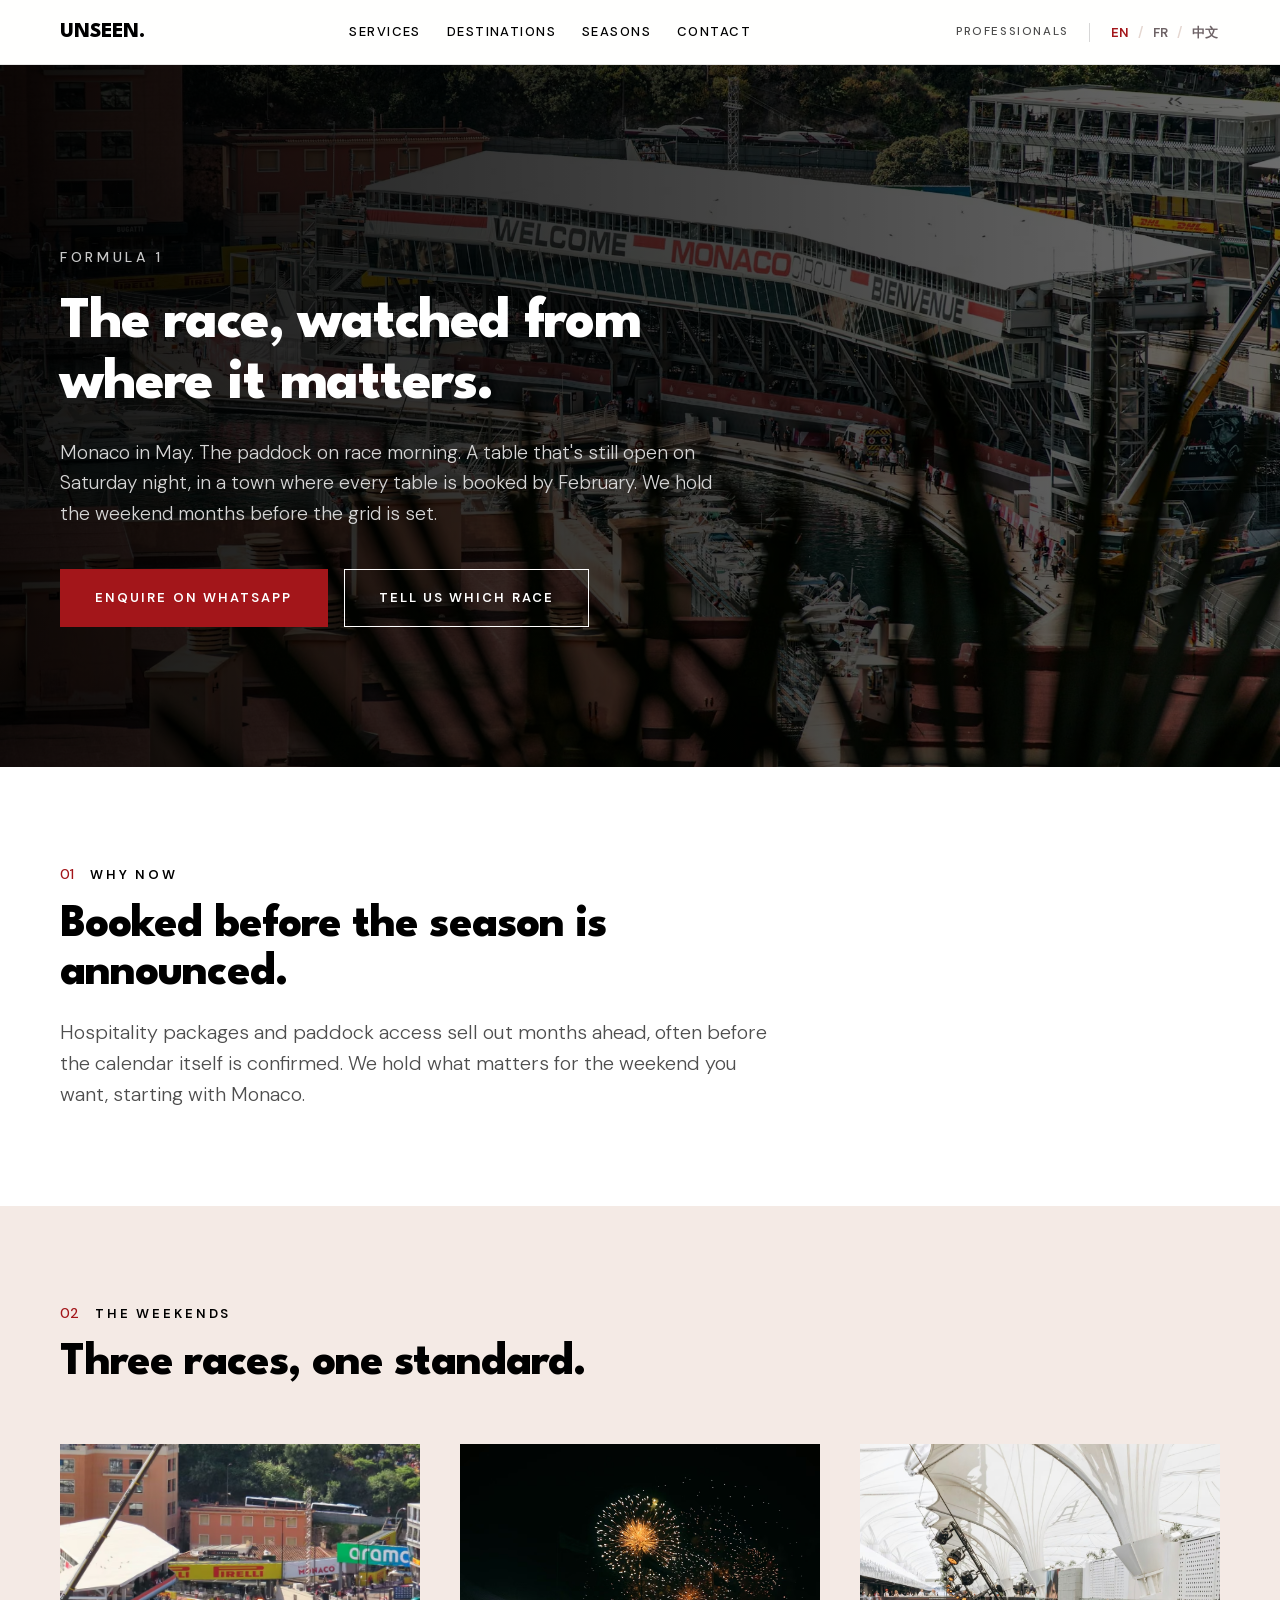
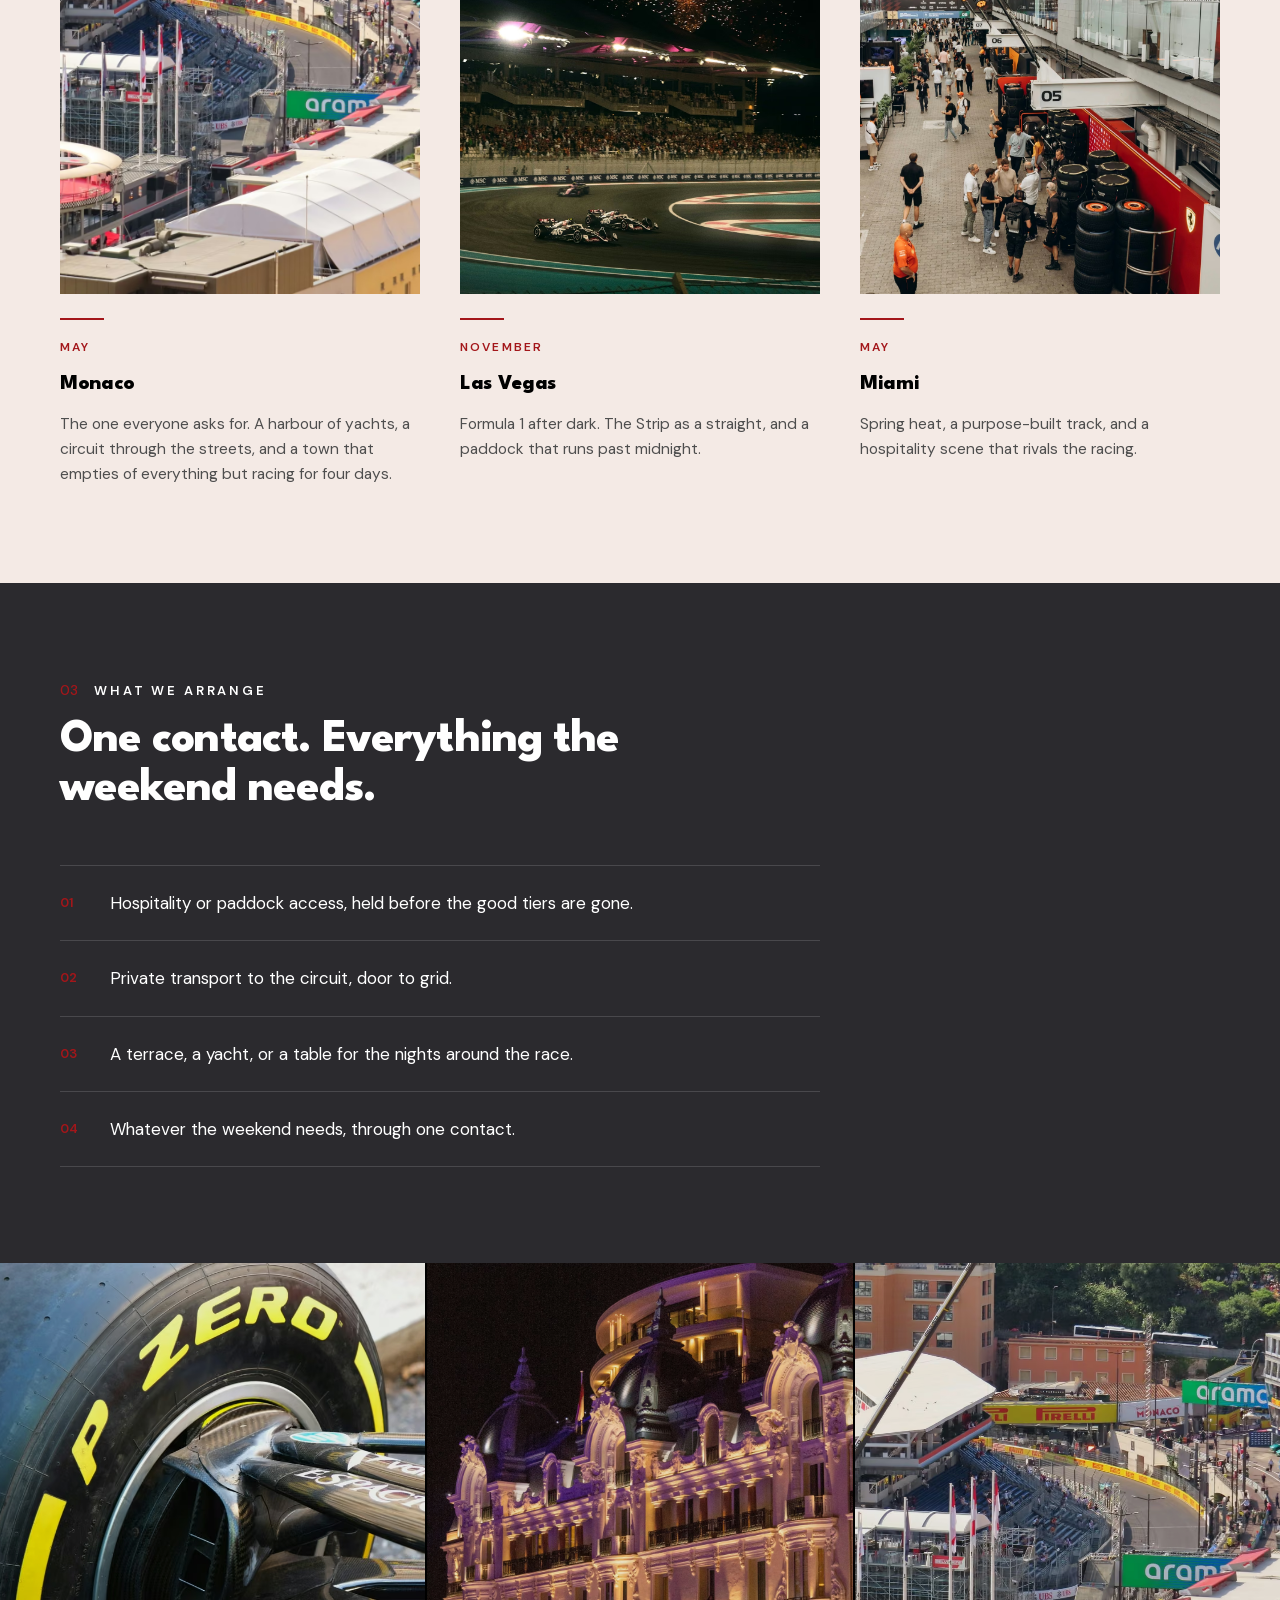
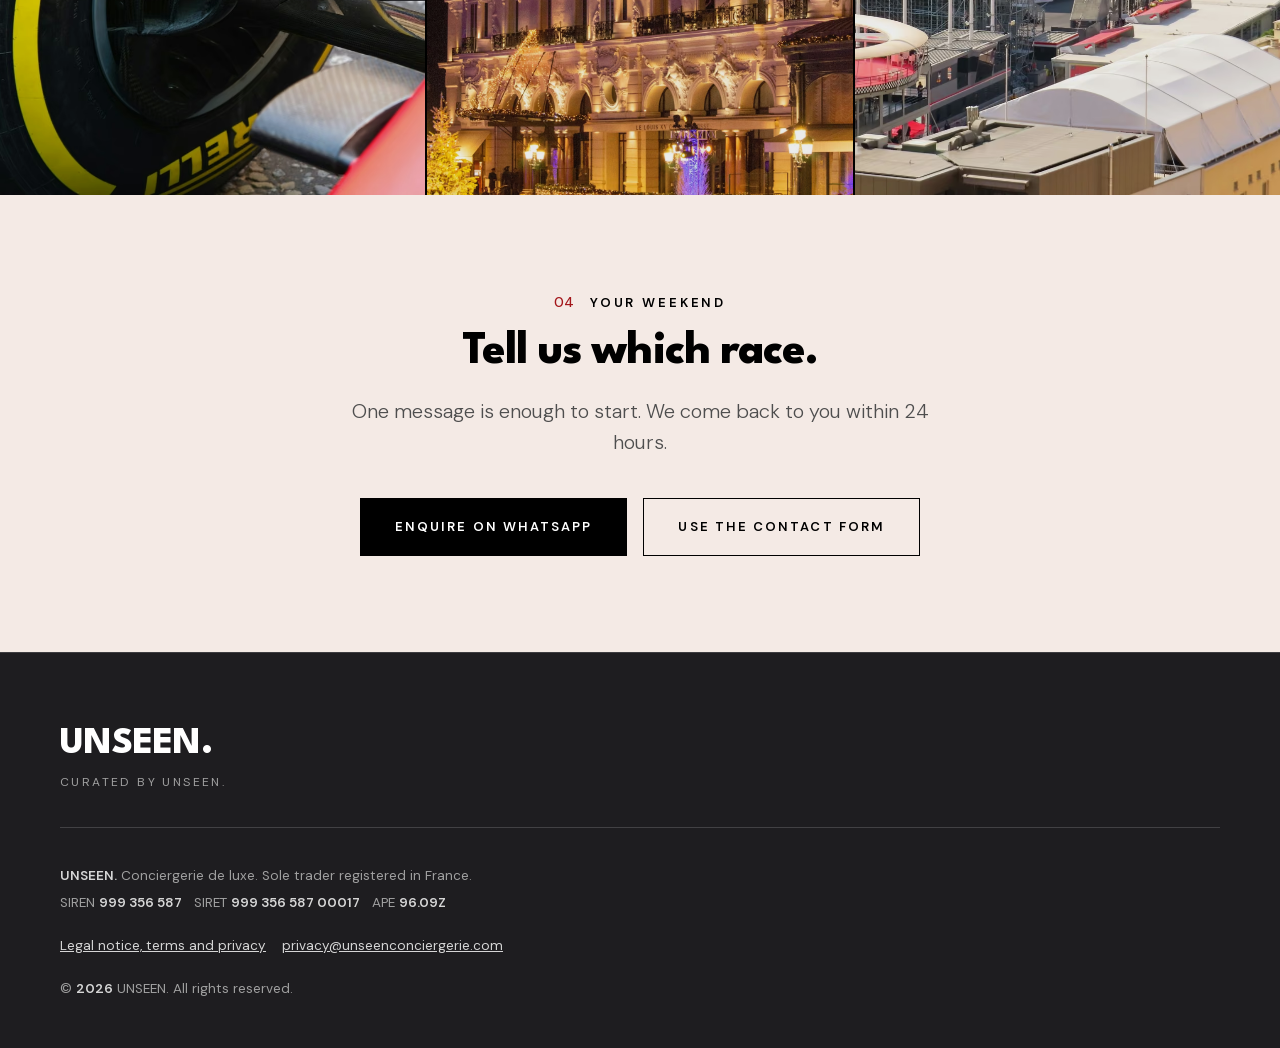
<file: site-unseen/formule-1.html>
<!DOCTYPE html>
<html lang="en">
<head>
<meta charset="utf-8">
<meta name="viewport" content="width=device-width, initial-scale=1">
<title>UNSEEN. — Formula 1</title>
<meta property="og:type" content="website">
<meta property="og:site_name" content="UNSEEN.">
<meta property="og:url" content="https://unseenconciergerie.com/formule-1.html">
<meta property="og:title" content="UNSEEN. — Formula 1">
<meta property="og:description" content="UNSEEN. at the Formula 1 Grand Prix. Monaco, Las Vegas, Miami. Hospitality and paddock access, private transport, and tables for race week, arranged months ahead.">
<meta property="og:image" content="https://unseenconciergerie.com/img/og-formule-1.jpg">
<meta property="og:image:width" content="1200">
<meta property="og:image:height" content="630">
<meta name="twitter:card" content="summary_large_image">
<link rel="icon" href="/favicon-32.png" sizes="32x32" type="image/png">
<link rel="icon" href="/favicon-48.png" sizes="48x48" type="image/png">
<link rel="apple-touch-icon" href="/apple-touch-icon.png">
<meta name="description" content="UNSEEN. at the Formula 1 Grand Prix. Monaco, Las Vegas, Miami. Hospitality and paddock access, private transport, and tables for race week, arranged months ahead.">
<link rel="canonical" href="https://unseenconciergerie.com/formule-1.html">
<link rel="stylesheet" href="fonts.css">
<style>
:root{
  --accent:#A3161A;
  --noir:#000000;
  --blanc:#FFFFFF;
  --bleu-clair:#F4EAE5;
  --gris-doux:#E5D7D0;
  --texte-2:#4E4E4E;
  --texte-3:#6E6366;
  --max:1240px;
  --pad:40px;
}
*{box-sizing:border-box;margin:0;padding:0}
html{scroll-behavior:smooth}
body{background:var(--bleu-clair);color:var(--noir);font-family:'DM Sans','Noto Sans SC',system-ui,-apple-system,sans-serif;font-weight:400;font-size:17px;line-height:1.65;-webkit-font-smoothing:antialiased}
h1,h2,h3{font-family:'League Spartan','Noto Sans SC',sans-serif;font-weight:700}
:lang(zh) h1,:lang(zh) h2,:lang(zh) h3,:lang(zh) .hero-mark{font-weight:900}
:lang(zh) h1,:lang(zh) h2,:lang(zh) h3,:lang(zh) .lede,:lang(zh) .hero-body p,:lang(zh) .sitem p,:lang(zh) .band p{letter-spacing:0}
:lang(zh) .lede,:lang(zh) .hero-body p,:lang(zh) .sitem p{line-height:1.9}
img{display:block;max-width:100%}
.wrap{max-width:var(--max);margin:0 auto;padding:0 var(--pad)}
.num{font-family:'DM Sans',sans-serif;font-variant-numeric:tabular-nums}
.rule-accent{height:2px;width:44px;background:var(--accent);border:0}
picture{display:block;width:100%;height:100%}

.topbar{position:sticky;top:0;z-index:60;background:rgba(255,255,255,.96);backdrop-filter:blur(10px);-webkit-backdrop-filter:blur(10px);border-bottom:1px solid rgba(0,0,0,.09)}
.topbar-in{max-width:var(--max);margin:0 auto;padding:16px var(--pad);display:flex;align-items:center;justify-content:space-between;gap:20px}
.mark{font-family:'League Spartan',sans-serif;font-weight:800;font-size:21px;letter-spacing:-.01em;line-height:1;text-decoration:none;color:var(--noir)}
.nav{display:flex;align-items:center;gap:26px}
.nav a{font-size:13px;letter-spacing:.11em;text-transform:uppercase;text-decoration:none;color:var(--noir);font-weight:500;padding:5px 0;border-bottom:1px solid transparent}
.nav a:hover,.nav a:focus-visible{border-bottom-color:var(--accent);color:var(--accent)}
.langsw{display:flex;align-items:center;gap:7px;font-size:13px;letter-spacing:.08em;font-weight:600}
.langsw button{background:none;border:0;cursor:pointer;font:inherit;color:var(--texte-3);padding:5px 2px}
.langsw button[aria-pressed="true"]{color:var(--accent)}
.langsw .sep{color:var(--gris-doux)}
section[id],div[id]{scroll-margin-top:88px}
@media(max-width:900px){.topbar-in{padding:14px var(--pad)}.nav{display:none}.langsw{margin-left:auto}}

.hero{position:relative;background:var(--noir);color:var(--blanc);overflow:hidden;min-height:78vh;display:flex;align-items:center}
.hero-bg{position:absolute;inset:0}
.hero img.bg{position:absolute;inset:0;width:100%;height:100%;object-fit:cover;opacity:.55}
.hero .veil{position:absolute;inset:0;background:linear-gradient(90deg,rgba(0,0,0,.84) 0%,rgba(0,0,0,.52) 55%,rgba(0,0,0,.22) 100%)}
.hero-in{position:relative;max-width:var(--max);margin:0 auto;padding:130px var(--pad) 90px;width:100%}
.hero-desc{font-size:14px;letter-spacing:.26em;text-transform:uppercase;font-weight:500;color:#C9C9C9}
.hero-body{margin-top:24px;max-width:680px}
.hero-body h1{font-weight:800;font-size:clamp(32px,5vw,58px);line-height:1.04;letter-spacing:-.02em}
.hero-body p{margin-top:24px;font-weight:300;font-size:19px;line-height:1.6;color:#D5D5D5}
.cta-row{margin-top:40px;display:flex;gap:16px;flex-wrap:wrap}
.btn{display:inline-block;padding:17px 34px;font-size:13px;letter-spacing:.16em;text-transform:uppercase;font-weight:600;text-decoration:none;border:1px solid currentColor;color:var(--blanc);transition:background .18s,color .18s,border-color .18s;cursor:pointer;font-family:inherit}
.btn:hover,.btn:focus-visible{background:var(--blanc);color:var(--noir)}
.btn-accent{background:var(--accent);border-color:var(--accent);color:var(--blanc)}
.btn-accent:hover,.btn-accent:focus-visible{background:var(--blanc);border-color:var(--blanc);color:var(--noir)}
@media(max-width:600px){.hero{min-height:64vh}.hero-in{padding:82px var(--pad) 58px}.hero .veil{background:linear-gradient(180deg,rgba(0,0,0,.66) 0%,rgba(0,0,0,.86) 100%)}}

section{padding:96px 0}
.sec-white{background:var(--blanc)}
.sec-pale{background:var(--bleu-clair)}
.sec-dark{background:#2B2A2E;color:var(--blanc)}
.head{max-width:720px}
.eyebrow{display:flex;align-items:baseline;gap:16px;margin-bottom:14px}
.eyebrow .n{font-family:'DM Sans',sans-serif;font-size:14px;color:var(--accent);font-weight:500}
.eyebrow .t{font-size:13px;letter-spacing:.22em;text-transform:uppercase;font-weight:600}
h2{font-weight:800;font-size:clamp(30px,4.2vw,46px);line-height:1.05;letter-spacing:-.02em;margin-bottom:20px}
.lede{font-weight:300;font-size:20px;line-height:1.55;color:var(--texte-2)}
.sec-dark .lede{color:#C2C2C2}

.srow{display:grid;grid-template-columns:repeat(3,1fr);gap:40px;margin-top:56px}
.sitem .sph{aspect-ratio:4/5;overflow:hidden;background:#111;margin-bottom:24px}
.sitem .sph img{width:100%;height:100%;object-fit:cover;transition:transform .5s ease}
.sitem:hover .sph img{transform:scale(1.04)}
.sitem .rule-accent{margin-bottom:18px}
.sitem .tag{display:block;font-size:12px;letter-spacing:.18em;text-transform:uppercase;color:var(--accent);font-weight:600;margin-bottom:10px}
.sitem h3{font-weight:800;font-size:21px;letter-spacing:-.015em;margin-bottom:10px}
.sitem p{font-size:15.5px;line-height:1.62;color:var(--texte-2)}
@media(max-width:860px){.srow{grid-template-columns:1fr;gap:34px;margin-top:36px}}

.list-sec{margin-top:52px;display:flex;flex-direction:column;gap:0;max-width:760px}
.list-row{display:flex;gap:22px;padding:24px 0;border-top:1px solid rgba(255,255,255,.14)}
.list-row:last-child{border-bottom:1px solid rgba(255,255,255,.14)}
.list-row .k{font-family:'DM Sans',sans-serif;font-weight:600;font-size:13px;color:var(--accent);flex:0 0 28px;padding-top:2px}
.list-row p{font-size:17px;line-height:1.55}

.band{position:relative;background:var(--noir);overflow:hidden;min-height:clamp(340px,48vh,480px);display:flex;align-items:flex-end}
.band img{position:absolute;inset:0;width:100%;height:100%;object-fit:cover;opacity:.6}
.band .veil{position:absolute;inset:0;background:linear-gradient(180deg,rgba(0,0,0,.10) 30%,rgba(0,0,0,.80) 100%)}
.band .in{position:relative;max-width:var(--max);margin:0 auto;width:100%;padding:0 var(--pad) 54px;color:var(--blanc)}
.band .wl{height:1px;width:78px;background:var(--accent);border:0;margin-bottom:22px}
.band p{font-weight:300;font-size:clamp(21px,3vw,32px);line-height:1.26;letter-spacing:-.01em;max-width:660px}
.band .sig{margin-top:18px;font-size:12px;letter-spacing:.2em;text-transform:uppercase;color:#B4B4B4;font-weight:500}

.mosaic{display:grid;grid-template-columns:repeat(3,1fr);gap:2px;background:var(--noir)}
.mosaic figure{margin:0;aspect-ratio:4/5;overflow:hidden;background:#111}
.mosaic img{width:100%;height:100%;object-fit:cover;transition:transform .6s ease,opacity .4s ease;opacity:.92}
.mosaic figure:hover img{transform:scale(1.05);opacity:1}
@media(max-width:700px){.mosaic{grid-template-columns:repeat(2,1fr)}}

.cta-band{text-align:center}
.cta-band .head{max-width:620px;margin:0 auto}
.cta-band .cta-row{justify-content:center}

footer{background:#1E1D20;color:var(--blanc);padding:72px 0 46px;border-top:1px solid rgba(255,255,255,.14)}
.foot-mark{font-family:'League Spartan',sans-serif;font-weight:800;font-size:38px;line-height:1}
.curated{font-size:12px;letter-spacing:.2em;text-transform:uppercase;color:#A0A0A0;margin-top:10px}
.foot-sep{height:1px;background:#FFFFFF;opacity:.16;border:0;margin-top:34px}
.foot-legal{margin-top:34px;font-size:13.5px;line-height:2;color:#A0A0A0}
.foot-legal a{color:#D6D6D6}
.foot-legal a:hover,.foot-legal a:focus-visible{color:var(--accent)}
.foot-legal .num,.foot-legal strong{color:#D6D6D6;font-weight:600}

a:focus-visible,button:focus-visible{outline:2px solid var(--accent);outline-offset:3px}
@media(prefers-reduced-motion:reduce){html{scroll-behavior:auto}}
@media(max-width:560px){
  :root{--pad:24px}
  body{font-size:16.5px}
  section{padding:58px 0}
  h2{font-size:clamp(27px,7vw,34px)}
  .lede{font-size:17.5px}
  .btn{padding:16px 26px;width:100%;text-align:center}
  .band p{font-size:clamp(19px,5.6vw,24px)}
  .mosaic figure{aspect-ratio:1/1}
  footer{padding:52px 0 38px}
  .foot-mark{font-size:32px}
}


/* Téléphone : les adresses défilent au doigt, comme sur Paris */
@media(max-width:900px){.srow{display:flex;overflow-x:auto;scroll-snap-type:x mandatory;gap:16px;margin:32px calc(var(--pad) * -1) 0;padding:0 var(--pad) 8px;scroll-padding-left:var(--pad);scrollbar-width:none;-webkit-overflow-scrolling:touch}.srow::-webkit-scrollbar{display:none}.sitem{flex:0 0 76%;scroll-snap-align:start}}
@media(max-width:900px){.rv,.reveal{opacity:1!important;transform:none!important;transition:none!important}}
/* Menu sur téléphone (charte V1.4) */
.burger{display:none;width:44px;height:44px;border:0;background:none;cursor:pointer;position:relative;margin-left:6px}
.burger span{position:absolute;left:11px;right:11px;height:1.5px;background:#000;transition:transform .25s,opacity .25s}
.burger span:nth-child(1){top:16px}.burger span:nth-child(2){top:22px}.burger span:nth-child(3){top:28px}
.menu-open .burger span:nth-child(1){transform:translateY(6px) rotate(45deg)}
.menu-open .burger span:nth-child(2){opacity:0}
.menu-open .burger span:nth-child(3){transform:translateY(-6px) rotate(-45deg)}
.mpanel{position:fixed;left:0;right:0;bottom:0;top:64px;background:#fff;z-index:59;padding:26px 22px calc(26px + env(safe-area-inset-bottom));display:flex;flex-direction:column;opacity:0;pointer-events:none;transform:translateY(-8px);transition:opacity .25s,transform .25s}
.menu-open .mpanel{opacity:1;pointer-events:auto;transform:none}
.mpanel a{font-family:'League Spartan',sans-serif;font-weight:800;font-size:30px;text-decoration:none;color:#000;padding:12px 0;border-bottom:1px solid #E5D7D0}
.mpanel .bas{margin-top:auto;display:flex;flex-direction:column;gap:10px}
.mpanel .bas a{font-family:'DM Sans',sans-serif;font-weight:500;font-size:16px;border:0;padding:0}
@media(max-width:900px){.burger{display:block}}
/* Menu téléphone : même montage que l'accueil (fiable au toucher sur iPhone) */
.topbar{z-index:70}
.burger{z-index:2;touch-action:manipulation;-webkit-tap-highlight-color:transparent}
.burger span{pointer-events:none}
.mpanel{top:0;padding-top:104px;visibility:hidden;transition:opacity .25s,transform .25s,visibility .25s}
.menu-open .mpanel{visibility:visible}
/* Grille de 3 photos sur téléphone : la première sur toute la largeur, pas de case vide */
@media(max-width:700px){.mosaic figure:first-child:nth-last-child(3){grid-column:1/-1;aspect-ratio:16/10}}

/* bouton WhatsApp fixe sur téléphone (comme sur Paris, Riviera, Océan Indien, Professionnels) */
.wa{display:none}
@media(max-width:900px){
  .wa{display:flex;position:fixed;right:16px;bottom:calc(16px + env(safe-area-inset-bottom));z-index:40;width:50px;height:50px;border-radius:50%;background:var(--accent);color:var(--sur-accent);align-items:center;justify-content:center;box-shadow:0 6px 18px rgba(0,0,0,.22);text-decoration:none;transition:opacity .25s}
  .wa svg{width:24px;height:24px}
  .wa.wa-cache{opacity:0;pointer-events:none}
}

.mpanel .pro-q{margin-top:30px;font-size:14px;color:#6E6E6E}
.mpanel a.pro{font-family:'DM Sans',sans-serif;font-weight:600;font-size:17px;border-bottom:0;padding:6px 0 0}
.mpanel a.pro:after{content:" \2192"}

/* menu ordinateur : « Professionnels » à droite, juste avant les langues, séparé des liens clients */
.langsw a.pro,.lang a.pro{font-size:11.5px;letter-spacing:.14em;text-transform:uppercase;text-decoration:none;color:#000;font-weight:500;opacity:.7;margin-right:12px;padding-right:20px;border-right:1px solid rgba(0,0,0,.22);white-space:nowrap}
.langsw a.pro:hover,.lang a.pro:hover,.langsw a.pro.on,.lang a.pro.on{opacity:1}
@media(max-width:900px){.langsw a.pro,.lang a.pro{display:none}}
</style>
</head>
<body>

<div class="topbar">
  <div class="topbar-in">
    <a class="mark" href="index.html#top">UNSEEN.</a>
    <nav class="nav">
      <a href="index.html#services" data-en="Services" data-fr="Services" data-zh="服务">Services</a>
      <a href="index.html#destinations" data-en="Destinations" data-fr="Destinations" data-zh="目的地">Destinations</a>
      <a href="index.html#now" data-en="Seasons" data-fr="Saisons" data-zh="当季">Seasons</a>
      
      <a href="index.html#contact" data-en="Contact" data-fr="Contact" data-zh="联系我们">Contact</a>
    </nav>
    <div class="langsw">
      <a href="professionals.html" class="pro" data-en="Professionals" data-fr="Professionnels" data-zh="专业合作">Professionals</a>
      <button type="button" id="btn-en" aria-pressed="true">EN</button>
      <span class="sep">/</span>
      <button type="button" id="btn-fr" aria-pressed="false">FR</button>
      <span class="sep">/</span>
      <button type="button" id="btn-zh" aria-pressed="false" lang="zh">中文</button>
    </div>
    <button class="burger" id="burger" type="button" aria-label="Menu" aria-expanded="false" aria-controls="mpanel"><span></span><span></span><span></span></button>
  </div>
</div>
<nav class="mpanel" id="mpanel" aria-hidden="true">
  <a href="index.html#services" data-en="Services" data-fr="Services" data-zh="服务">Services</a>
      <a href="index.html#destinations" data-en="Destinations" data-fr="Destinations" data-zh="目的地">Destinations</a>
      <a href="index.html#now" data-en="Seasons" data-fr="Saisons" data-zh="当季">Seasons</a>
      
      <a href="index.html#contact" data-en="Contact" data-fr="Contact" data-zh="联系我们">Contact</a>
      <span class="pro-q" data-en="Travel professional?" data-fr="Vous êtes professionnel du voyage ?" data-zh="您是旅游业专业人士？">Travel professional?</span>
      <a href="professionals.html" class="pro" data-en="Professionals" data-fr="Professionnels" data-zh="专业合作">Professionals</a>
  <div class="bas"><a href="https://wa.me/33613850733">WhatsApp</a><a href="#" data-u="contact" data-d="unseenconciergerie.com">contact&#64;unseenconciergerie.com</a></div>
</nav>


<div class="hero">
  <div class="hero-bg" aria-hidden="true">
    <picture><source type="image/avif" srcset="img/f1-monaco-port.avif"><source type="image/webp" srcset="img/f1-monaco-port.webp"><img class="bg" src="img/f1-monaco-port.jpg" alt="Yachts in the harbour of Monaco during Grand Prix weekend" data-alt-en="Yachts in the harbour of Monaco during Grand Prix weekend" data-alt-fr="Des yachts dans le port de Monaco pendant le week-end du Grand Prix" data-alt-zh="摩纳哥大奖赛周末，港湾中的游艇"></picture>
  </div>
  <div class="veil"></div>
  <div class="hero-in">
    <div class="hero-desc" data-en="Formula 1" data-fr="Formule 1" data-zh="一级方程式赛车">Formula 1</div>
    <div class="hero-body">
      <h1 data-en="The race, watched from where it matters." data-fr="La course, vue depuis les meilleures places." data-zh="赛事近在眼前，尽享最佳视角。">The race, watched from where it matters.</h1>
      <p data-en="Monaco in May. The paddock on race morning. A table that's still open on Saturday night, in a town where every table is booked by February. We hold the weekend months before the grid is set." data-fr="Monaco en mai. Le paddock le matin de la course. Une table encore disponible le samedi soir, dans une ville où tout est réservé dès février. Nous bloquons votre week-end des mois avant que la grille de départ ne soit connue." data-zh="五月的摩纳哥。比赛日清晨的维修区。二月便已订满的小镇里，周六夜晚仍为您留出的一席餐桌。早在赛程排定之前，我们已为您锁定整个周末。">Monaco in May. The paddock on race morning. A table that's still open on Saturday night, in a town where every table is booked by February. We hold the weekend months before the grid is set.</p>
    </div>
    <div class="cta-row">
      <a class="btn btn-accent" href="https://wa.me/33613850733" data-en="Enquire on WhatsApp" data-fr="Nous écrire sur WhatsApp" data-zh="WhatsApp咨询">Enquire on WhatsApp</a>
      <a class="btn" href="index.html#contact" data-en="Tell us which race" data-fr="Dites-nous quelle course" data-zh="告诉我们您想观看哪场比赛">Tell us which race</a>
    </div>
  </div>
</div>

<section id="why" class="sec-white">
  <div class="wrap">
    <div class="head">
      <div class="eyebrow"><span class="n">01</span><span class="t" data-en="Why now" data-fr="Pourquoi maintenant" data-zh="为什么现在预订">Why now</span></div>
      <h2 data-en="Booked before the season is announced." data-fr="Tout se réserve avant même l&#x27;annonce du calendrier." data-zh="赛历公布之前，便已为您预订。">Booked before the season is announced.</h2>
      <p class="lede" data-en="Hospitality packages and paddock access sell out months ahead, often before the calendar itself is confirmed. We hold what matters for the weekend you want, starting with Monaco." data-fr="Les packages hospitalité et les accès paddock s&#x27;arrachent des mois à l&#x27;avance, parfois avant même la confirmation du calendrier. Nous réservons l&#x27;essentiel pour le week-end de votre choix, à commencer par Monaco." data-zh="贵宾席与维修区通行权常常提前数月售罄，有时甚至早于赛历本身的公布。从摩纳哥开始，我们为您锁定真正重要的那个周末。">Hospitality packages and paddock access sell out months ahead, often before the calendar itself is confirmed. We hold what matters for the weekend you want, starting with Monaco.</p>
    </div>
  </div>
</section>

<section id="races" class="sec-pale">
  <div class="wrap">
    <div class="head">
      <div class="eyebrow"><span class="n">02</span><span class="t" data-en="The weekends" data-fr="Les week-ends" data-zh="精彩赛事周末">The weekends</span></div>
      <h2 data-en="Three races, one standard." data-fr="Trois courses, une seule exigence." data-zh="三场赛事，同一份品质。">Three races, one standard.</h2>
    </div>
    <div class="srow">
      <article class="sitem">
        <div class="sph"><picture><source type="image/avif" srcset="img/f1-monaco-circuit.avif"><source type="image/webp" srcset="img/f1-monaco-circuit.webp"><img src="img/f1-monaco-circuit.jpg" alt="The Monaco street circuit" data-alt-en="The Monaco street circuit" data-alt-fr="Le circuit urbain de Monaco" data-alt-zh="摩纳哥城市赛道" loading="lazy"></picture></div>
        <hr class="rule-accent">
        <span class="tag" data-en="May" data-fr="Mai" data-zh="五月">May</span>
        <h3>Monaco</h3>
        <p data-en="The one everyone asks for. A harbour of yachts, a circuit through the streets, and a town that empties of everything but racing for four days." data-fr="Celle que tout le monde demande. Un port rempli de yachts, un circuit tracé dans les rues, et une ville entièrement tournée vers la course pendant quatre jours." data-zh="最受青睐之地。游艇云集的港湾，穿行于街道之间的赛道，连续四天，整座小镇只为赛事而存在。">The one everyone asks for. A harbour of yachts, a circuit through the streets, and a town that empties of everything but racing for four days.</p>
      </article>
      <article class="sitem">
        <div class="sph"><picture><source type="image/avif" srcset="img/f1-nuit.avif"><source type="image/webp" srcset="img/f1-nuit.webp"><img src="img/f1-nuit.jpg" alt="A Formula 1 night race" data-alt-en="A Formula 1 night race" data-alt-fr="Un Grand Prix de nuit" data-alt-zh="夜间F1大奖赛" loading="lazy"></picture></div>
        <hr class="rule-accent">
        <span class="tag" data-en="November" data-fr="Novembre" data-zh="十一月">November</span>
        <h3 data-en="Las Vegas" data-fr="Las Vegas" data-zh="拉斯维加斯">Las Vegas</h3>
        <p data-en="Formula 1 after dark. The Strip as a straight, and a paddock that runs past midnight." data-fr="La Formule 1 de nuit. Le Strip de Las Vegas transformé en ligne droite, et un paddock qui s&#x27;anime encore après minuit." data-zh="夜幕下的F1赛事。大道化身直线赛道，维修区的喧嚣直至午夜过后。">Formula 1 after dark. The Strip as a straight, and a paddock that runs past midnight.</p>
      </article>
      <article class="sitem">
        <div class="sph"><picture><source type="image/avif" srcset="img/f1-paddock.avif"><source type="image/webp" srcset="img/f1-paddock.webp"><img src="img/f1-paddock.jpg" alt="Paddock atmosphere at a Grand Prix" data-alt-en="Paddock atmosphere at a Grand Prix" data-alt-fr="Ambiance paddock pendant un Grand Prix" data-alt-zh="大奖赛维修区氛围" loading="lazy"></picture></div>
        <hr class="rule-accent">
        <span class="tag" data-en="May" data-fr="Mai" data-zh="五月">May</span>
        <h3 data-en="Miami" data-fr="Miami" data-zh="迈阿密">Miami</h3>
        <p data-en="Spring heat, a purpose-built track, and a hospitality scene that rivals the racing." data-fr="La chaleur du printemps, un circuit tracé pour l&#x27;événement, et une offre hospitalité qui rivalise avec la course elle-même." data-zh="春日暖阳，专为赛事打造的赛道，款待氛围丝毫不逊于赛事本身。">Spring heat, a purpose-built track, and a hospitality scene that rivals the racing.</p>
      </article>
    </div>
  </div>
</section>

<section id="what" class="sec-dark">
  <div class="wrap">
    <div class="head">
      <div class="eyebrow"><span class="n">03</span><span class="t" data-en="What we arrange" data-fr="Ce qu'on organise" data-zh="我们为您安排">What we arrange</span></div>
      <h2 data-en="One contact. Everything the weekend needs." data-fr="Un seul interlocuteur pour tout votre week-end." data-zh="一位联系人，满足这个周末的所有需求。">One contact. Everything the weekend needs.</h2>
    </div>
    <div class="list-sec">
      <div class="list-row"><span class="k">01</span><p data-en="Hospitality or paddock access, held before the good tiers are gone." data-fr="Un accès hospitalité ou paddock, réservé avant que les meilleures places ne partent." data-zh="贵宾席或维修区通行权，在优质席位售罄前为您锁定。">Hospitality or paddock access, held before the good tiers are gone.</p></div>
      <div class="list-row"><span class="k">02</span><p data-en="Private transport to the circuit, door to grid." data-fr="Un transport privé jusqu&#x27;au circuit, de votre porte à la grille de départ." data-zh="私人专车直达赛道，从酒店门口一路送到发车区。">Private transport to the circuit, door to grid.</p></div>
      <div class="list-row"><span class="k">03</span><p data-en="A terrace, a yacht, or a table for the nights around the race." data-fr="Une terrasse, un yacht, ou une table pour les soirées du week-end." data-zh="比赛期间的露台、游艇或餐桌预订。">A terrace, a yacht, or a table for the nights around the race.</p></div>
      <div class="list-row"><span class="k">04</span><p data-en="Whatever the weekend needs, through one contact." data-fr="Tout le reste, avec un seul interlocuteur." data-zh="这一周末真正需要的一切，由一位联系人为您处理。">Whatever the weekend needs, through one contact.</p></div>
    </div>
  </div>
</section>



<div class="mosaic reveal">
  <figure><picture><source type="image/avif" srcset="img/f1-detail.avif"><source type="image/webp" srcset="img/f1-detail.webp"><img src="img/f1-detail.jpg" alt="A close detail of a Formula 1 car" data-alt-en="A close detail of a Formula 1 car" data-alt-fr="Un détail d'une Formule 1" data-alt-zh="F1赛车细节特写" loading="lazy"></picture></figure>
  <figure><picture><source type="image/avif" srcset="img/f1-monaco-casino.avif"><source type="image/webp" srcset="img/f1-monaco-casino.webp"><img src="img/f1-monaco-casino.jpg" alt="The Hôtel de Paris in Monte-Carlo at night" data-alt-en="The Hôtel de Paris in Monte-Carlo at night" data-alt-fr="L&#x27;Hôtel de Paris à Monte-Carlo, de nuit" data-alt-zh="夜色中的蒙特卡洛巴黎大酒店" loading="lazy"></picture></figure>
  <figure><picture><source type="image/avif" srcset="img/f1-monaco-circuit.avif"><source type="image/webp" srcset="img/f1-monaco-circuit.webp"><img src="img/f1-monaco-circuit.jpg" alt="The Monaco circuit" data-alt-en="The Monaco circuit" data-alt-fr="Le circuit de Monaco" data-alt-zh="摩纳哥赛道" loading="lazy"></picture></figure>
</div>

<section class="sec-pale cta-band">
  <div class="wrap">
    <div class="head">
      <div class="eyebrow" style="justify-content:center"><span class="n">04</span><span class="t" data-en="Your weekend" data-fr="Votre week-end" data-zh="您的赛事周末">Your weekend</span></div>
      <h2 data-en="Tell us which race." data-fr="Dites-nous quelle course vous intéresse." data-zh="告诉我们您的选择。">Tell us which race.</h2>
      <p class="lede" data-en="One message is enough to start. We come back to you within 24 hours." data-fr="Un message suffit pour commencer. Nous revenons vers vous sous 24 heures." data-zh="一条消息，即可开始。我们将在24小时内与您联系。">One message is enough to start. We come back to you within 24 hours.</p>
    </div>
    <div class="cta-row">
      <a class="btn btn-accent" style="color:var(--blanc);border-color:var(--noir);background:var(--noir)" href="https://wa.me/33613850733" data-en="Enquire on WhatsApp" data-fr="Nous écrire sur WhatsApp" data-zh="WhatsApp咨询">Enquire on WhatsApp</a>
      <a class="btn" style="color:var(--noir);border-color:var(--noir)" href="index.html#contact" data-en="Use the contact form" data-fr="Remplir le formulaire" data-zh="使用联系表单">Use the contact form</a>
    </div>
  </div>
</section>

<footer>
  <div class="wrap">
    <div class="foot-mark">UNSEEN.</div>
    <div class="curated">Curated by UNSEEN.</div>
    <hr class="foot-sep">
    <div class="foot-legal">
      <div><strong>UNSEEN.</strong> <span data-en="Conciergerie de luxe. Sole trader registered in France." data-fr="Conciergerie de luxe. Entreprise individuelle immatriculée en France." data-zh="私人奢华礼宾服务。法国注册个体企业。">Conciergerie de luxe. Sole trader registered in France.</span></div>
      <div>SIREN <span class="num">999 356 587</span> &nbsp; SIRET <span class="num">999 356 587 00017</span> &nbsp; APE <span class="num">96.09Z</span></div>
      <div style="margin-top:16px">
        <a href="legal.html" data-en="Legal notice, terms and privacy" data-fr="Mentions légales, conditions et confidentialité" data-zh="法律声明、条款与隐私政策">Legal notice, terms and privacy</a>
        &nbsp;&nbsp;
        <a href="#" data-u="privacy" data-d="unseenconciergerie.com">privacy&#64;unseenconciergerie.com</a>
      </div>
      <div style="margin-top:16px;color:#A0A0A0">&copy; <span class="num">2026</span> UNSEEN. <span data-en="All rights reserved." data-fr="Tous droits réservés." data-zh="版权所有。">All rights reserved.</span></div>
    </div>
  </div>
</footer>
<a class="wa" href="https://wa.me/33613850733" aria-label="WhatsApp"><svg viewBox="0 0 24 24" fill="currentColor" aria-hidden="true"><path d="M12 2a10 10 0 0 0-8.6 15.1L2 22l5-1.3A10 10 0 1 0 12 2zm0 18.2c-1.5 0-3-.4-4.2-1.2l-.3-.2-3 .8.8-2.9-.2-.3A8.2 8.2 0 1 1 12 20.2zm4.5-6.1c-.2-.1-1.5-.7-1.7-.8-.2-.1-.4-.1-.6.1l-.8 1c-.1.2-.3.2-.5.1a6.7 6.7 0 0 1-3.3-2.9c-.2-.4.2-.4.7-1.3.1-.2 0-.3 0-.4l-.8-1.8c-.2-.5-.4-.4-.6-.4h-.5c-.2 0-.4.1-.6.3-.2.2-.8.8-.8 1.9s.8 2.2.9 2.4c.1.1 1.6 2.5 4 3.5 1.5.6 2.1.7 2.8.6.5-.1 1.5-.6 1.7-1.2.2-.6.2-1.1.2-1.2-.1-.1-.3-.2-.5-.3z"/></svg></a>


<script>
(function(){
  var nodes = document.querySelectorAll('[data-en]');
  var boutons = { en: document.getElementById('btn-en'), fr: document.getElementById('btn-fr'), zh: document.getElementById('btn-zh') };
  var TITRES = {
    en: 'UNSEEN. — Formula 1',
    fr: 'UNSEEN. — Formule 1',
    zh: 'UNSEEN. — F1方程式赛车'
  };
  function setLang(lang){
    for (var i=0;i<nodes.length;i++){
      var v = nodes[i].getAttribute('data-'+lang);
      if (v !== null) nodes[i].innerHTML = v;
    }
    var alts = document.querySelectorAll('[data-alt-en]');
    for (var a=0;a<alts.length;a++){
      var av = alts[a].getAttribute('data-alt-'+lang);
      if (av !== null) alts[a].setAttribute('alt', av);
    }
    document.documentElement.lang = lang;
    if (TITRES[lang]) document.title = TITRES[lang];
    for (var code in boutons){ if (boutons[code]) boutons[code].setAttribute('aria-pressed', code===lang ? 'true':'false'); }
    try { localStorage.setItem('unseen-lang', lang); } catch(e){}
  }
  for (var code in boutons){
    (function(code){ if (boutons[code]) boutons[code].addEventListener('click', function(){ setLang(code); }); })(code);
  }
  var saved=null; try { saved = localStorage.getItem('unseen-lang'); } catch(e){}
  var naviguateurLangue = (navigator.language || '').toLowerCase();
  if (saved === 'fr' || saved === 'zh') setLang(saved);
  else if (!saved && naviguateurLangue.indexOf('zh') === 0) setLang('zh');
  else if (!saved && naviguateurLangue.indexOf('fr') === 0) setLang('fr');
})();
</script>

<script>
(function(){var b=document.getElementById('burger'),p=document.getElementById('mpanel');if(!b)return;
b.addEventListener('click',function(){var o=document.body.classList.toggle('menu-open');b.setAttribute('aria-expanded',o);p.setAttribute('aria-hidden',!o);});
p.querySelectorAll('a').forEach(function(a){a.addEventListener('click',function(){document.body.classList.remove('menu-open');});});})();
</script>
<script>
/* iPhone : le toucher ouvre le menu tout de suite, sans attendre le clic de Safari */
(function(){var b=document.getElementById('burger');if(!b)return;
b.addEventListener('touchend',function(e){e.preventDefault();b.click();},{passive:false});})();
</script>
<script>/* Adresses e-mail reconstituées à l'ouverture (protection contre les robots) */document.querySelectorAll('a[data-u]').forEach(function(a){a.href='mailto:'+a.dataset.u+'\u0040'+a.dataset.d+(a.dataset.q||'');});</script>
<!-- Cloudflare Web Analytics --><script defer src='https://static.cloudflareinsights.com/beacon.min.js' data-cf-beacon='{"token": "e276d22355ad4ef6a0ed2be285d84a83"}'></script><!-- End Cloudflare Web Analytics -->
</body>
</html>
</file>
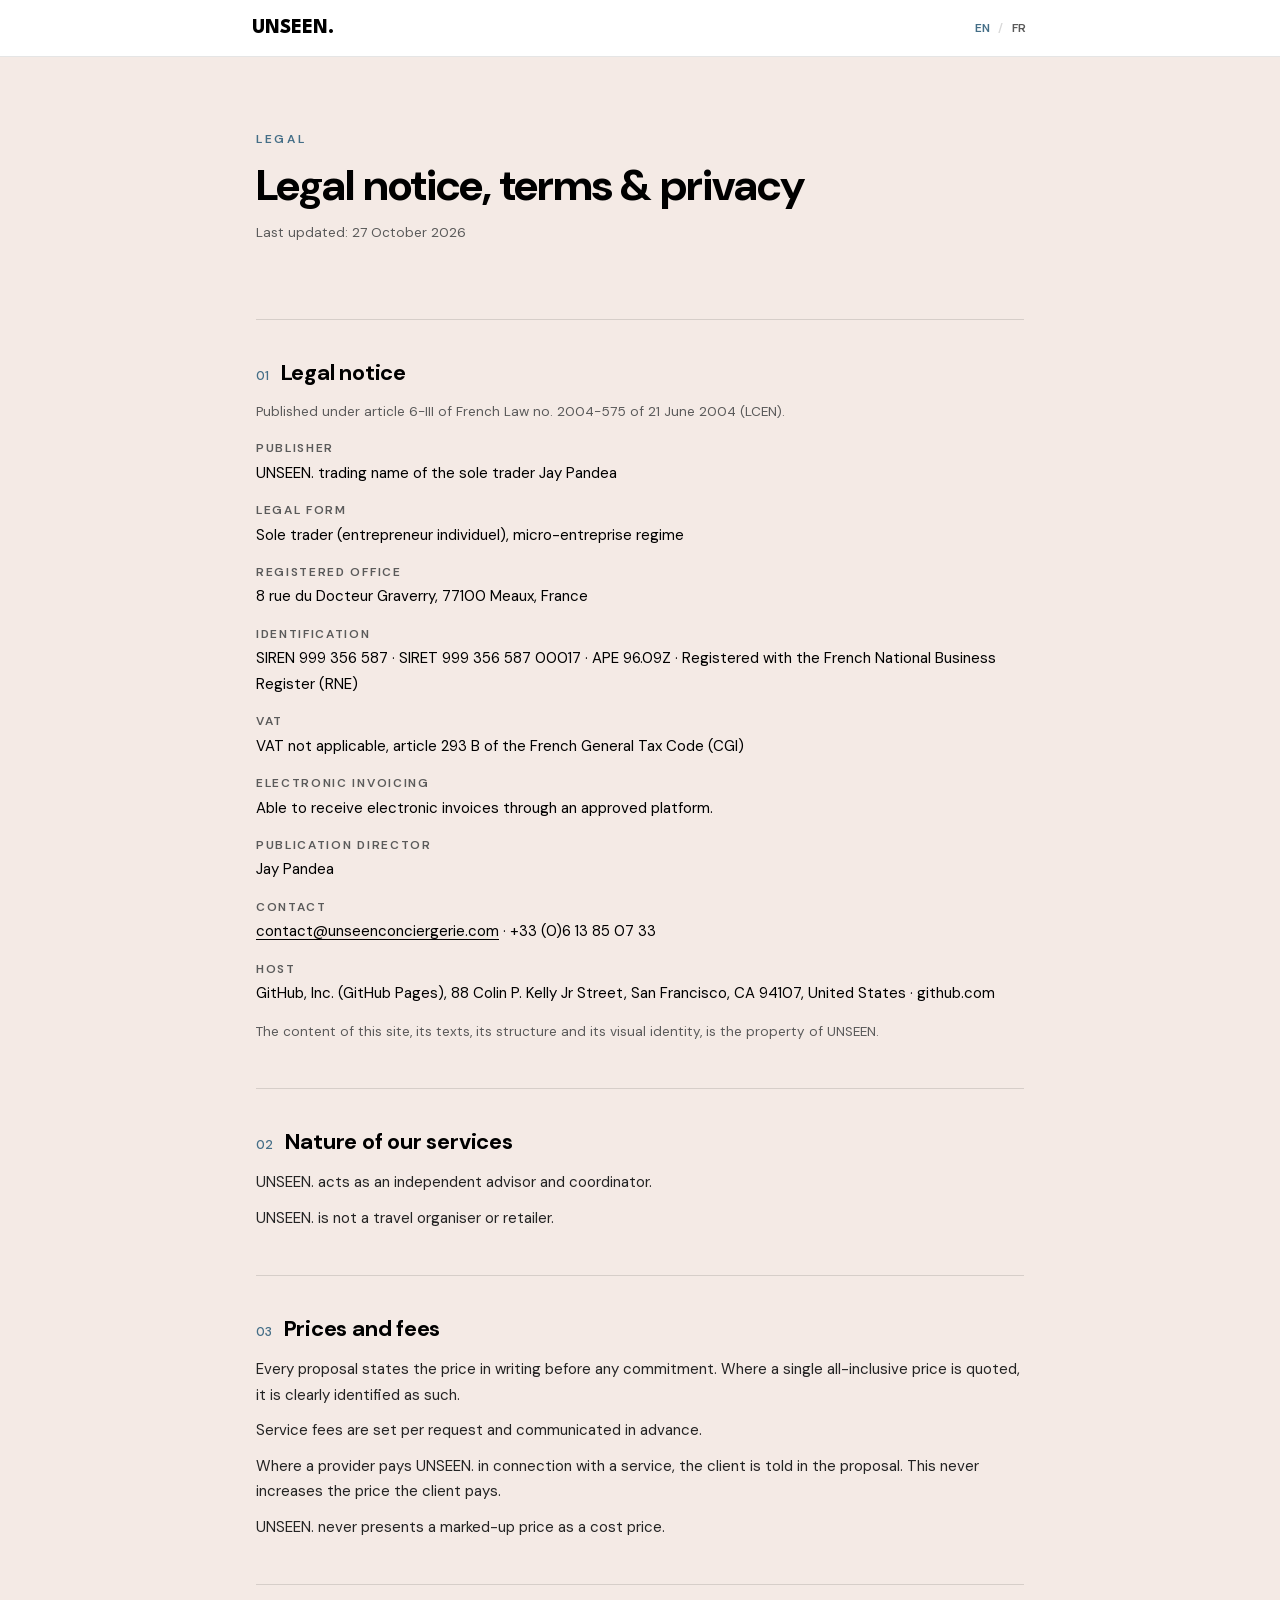
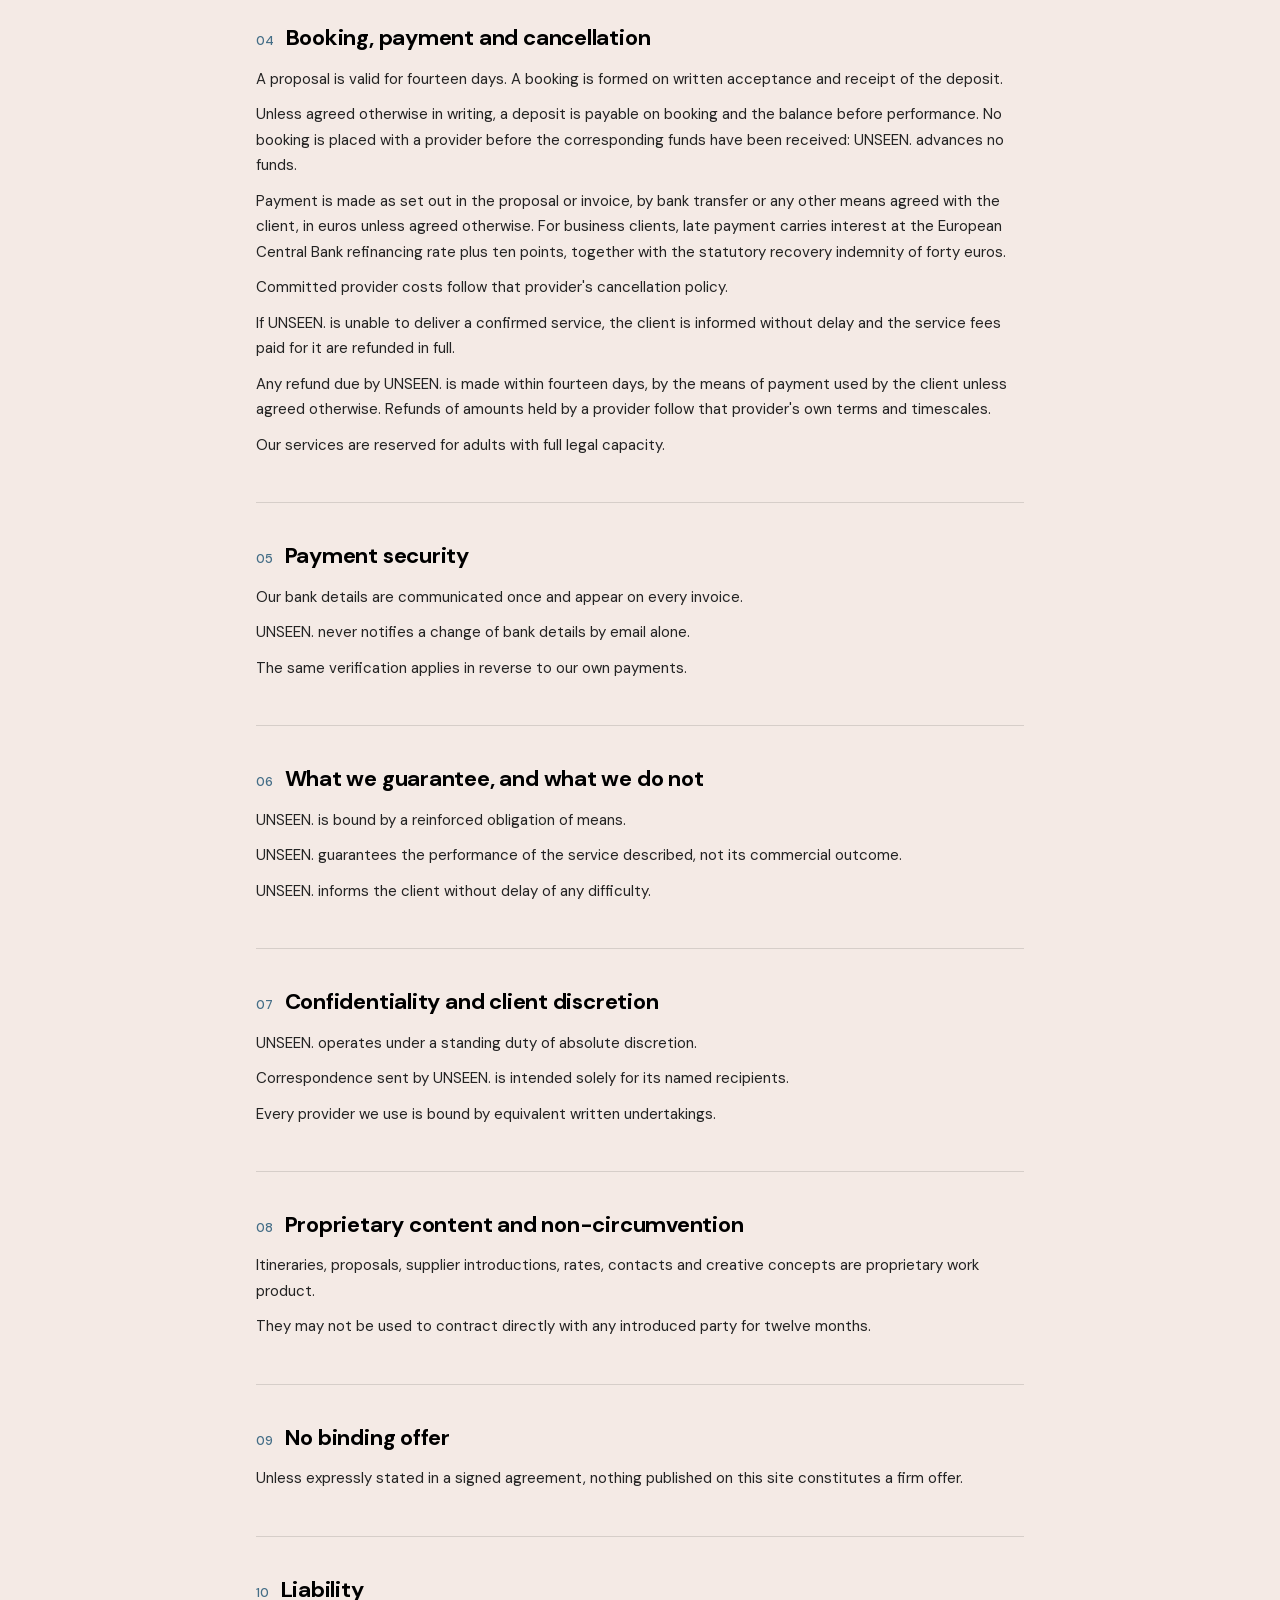
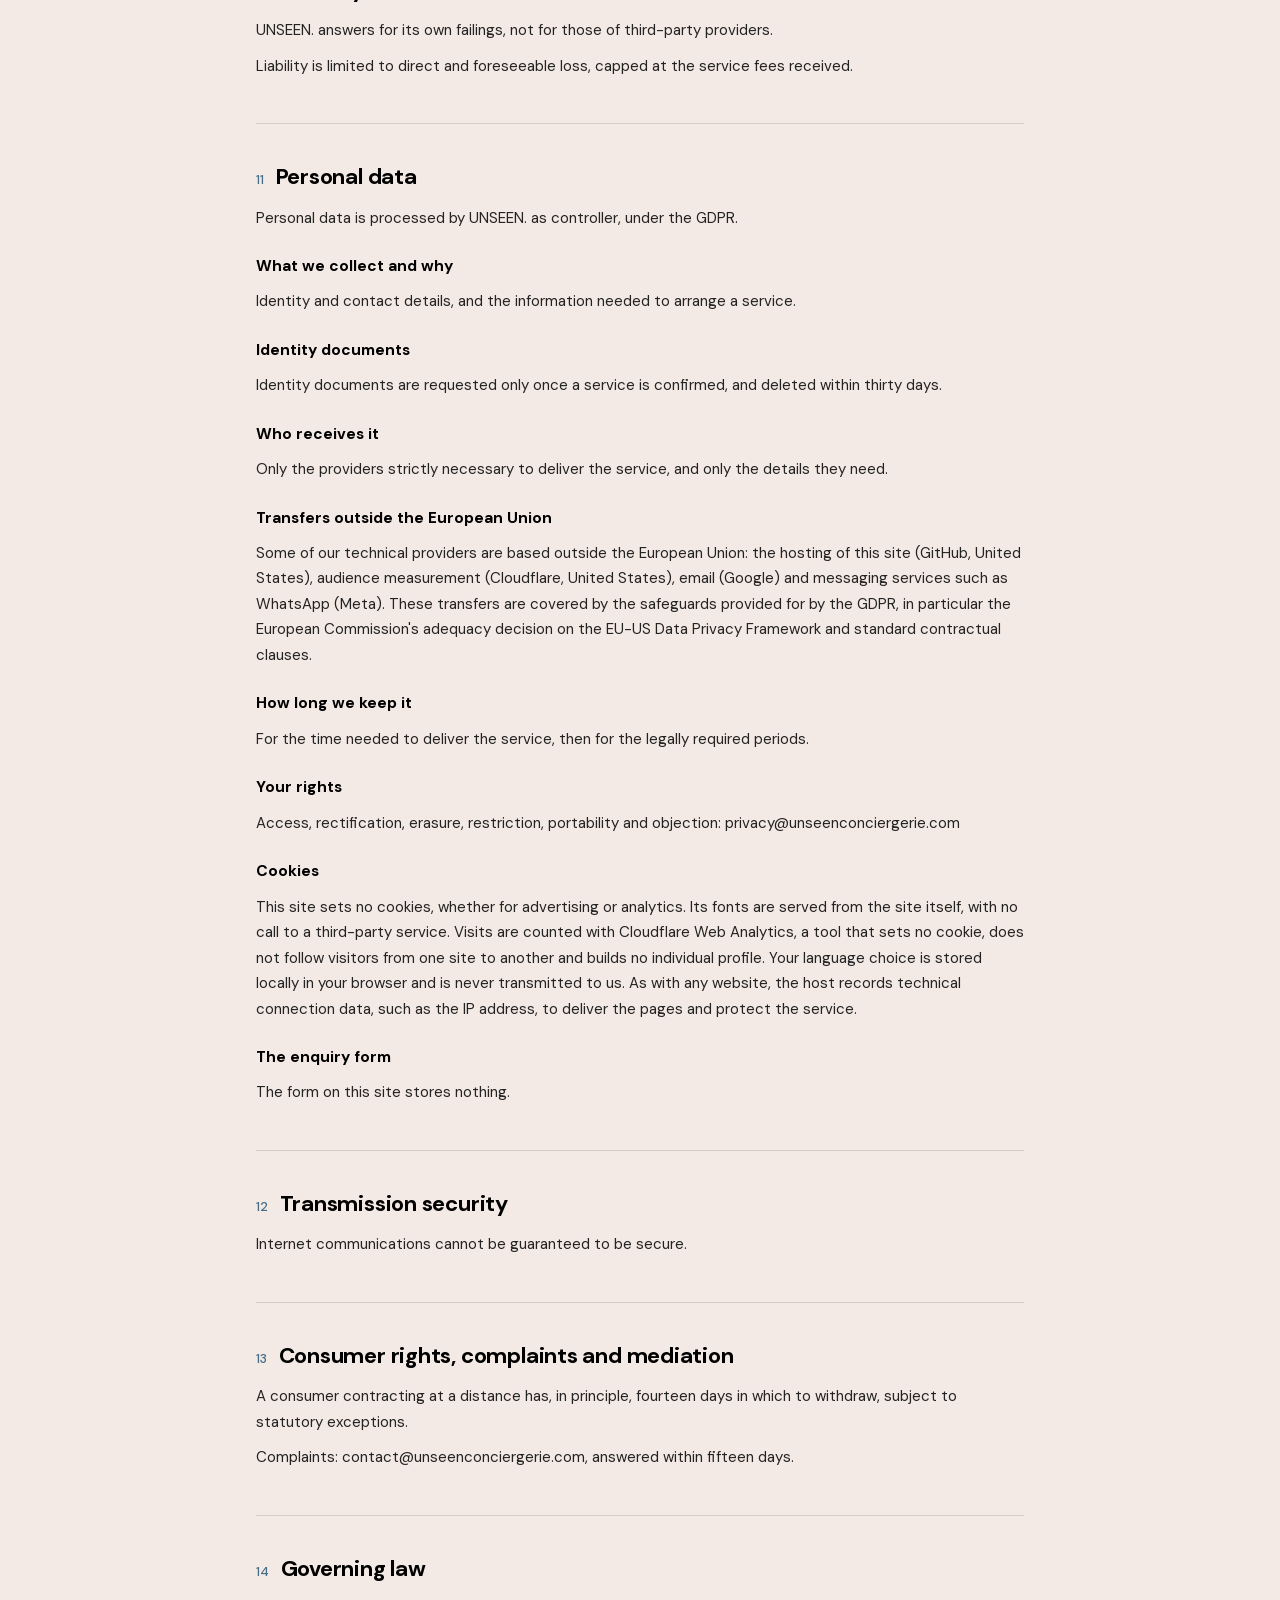
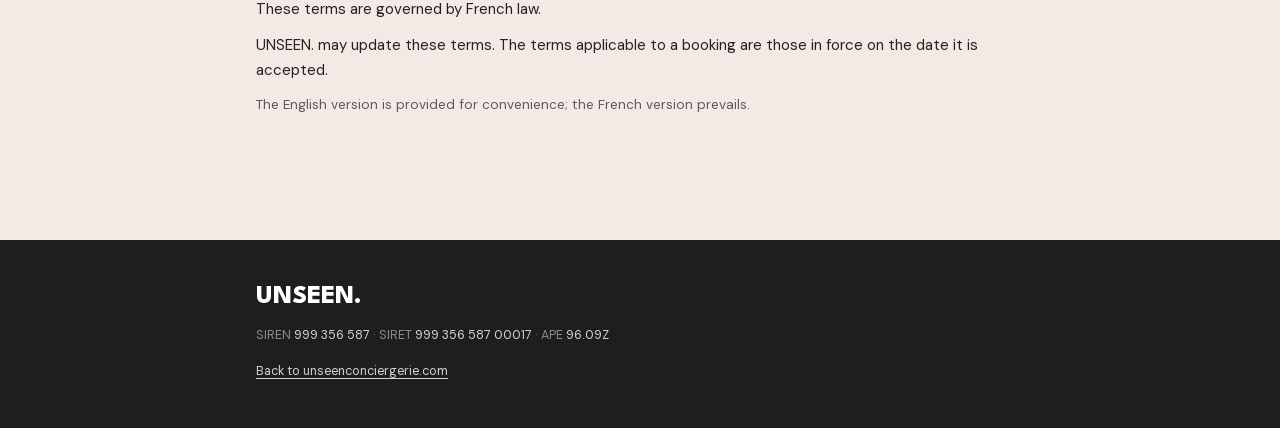
<file: site-unseen/legal.html>
<!DOCTYPE html>
<html lang="en">
<head>
<meta charset="utf-8">
<meta name="viewport" content="width=device-width, initial-scale=1">
<title>UNSEEN. — Legal notice, terms &amp; privacy</title>
<meta name="description" content="Legal notice, terms of service and privacy policy of UNSEEN., private luxury concierge in Paris.">
<meta property="og:type" content="website">
<meta property="og:site_name" content="UNSEEN.">
<meta property="og:url" content="https://unseenconciergerie.com/legal.html">
<meta property="og:title" content="UNSEEN. — Legal notice, terms &amp; privacy">
<meta property="og:description" content="Legal notice, terms of service and privacy policy of UNSEEN., private luxury concierge in Paris.">
<meta property="og:image" content="https://unseenconciergerie.com/img/og-legal.jpg">
<meta property="og:image:width" content="1200">
<meta property="og:image:height" content="630">
<meta name="twitter:card" content="summary_large_image">
<link rel="icon" href="/favicon-32.png" sizes="32x32" type="image/png">
<link rel="icon" href="/favicon-48.png" sizes="48x48" type="image/png">
<link rel="apple-touch-icon" href="/apple-touch-icon.png">
<meta name="robots" content="index, follow">
<link rel="canonical" href="https://unseenconciergerie.com/legal.html">
<link rel="stylesheet" href="fonts.css">
<style>
:root{
  --accent:#4F7C97;
  --noir:#000000;
  --blanc:#FFFFFF;
  --bleu-clair:#F4EAE5;
  --texte-doux:#5A5A5A;
}
*{box-sizing:border-box;margin:0;padding:0}
body{background:var(--bleu-clair);color:var(--noir);font-family:'DM Sans',system-ui,sans-serif;font-size:15px;line-height:1.7}
.wrap{max-width:820px;margin:0 auto;padding:0 26px}
@media(max-width:560px){body{font-size:16px;line-height:1.72}.wrap{padding:0 24px}header.page{padding:52px 0 24px}header.page h1{font-size:clamp(26px,7vw,34px)}section.blk{padding:26px 0}h2{font-size:20px}h2 .k{display:block;margin:0 0 4px}dt{margin-top:16px}main{padding:26px 0 64px}}
.num{font-family:'DM Sans',sans-serif;font-variant-numeric:tabular-nums}
.waterline{height:1px;background:var(--noir);opacity:.18;border:0}

.topbar{position:sticky;top:0;background:#FFFFFF;border-bottom:1px solid rgba(0,0,0,.10);z-index:20}
section[id],section.blk{scroll-margin-top:70px}
.topbar-in{max-width:820px;margin:0 auto;padding:14px 22px;display:flex;align-items:center;justify-content:space-between;gap:16px}
.mark{font-family:'League Spartan',sans-serif;font-weight:800;font-size:20px;text-decoration:none;color:var(--noir);line-height:1}
.langsw{display:flex;align-items:center;gap:6px;font-size:12px;letter-spacing:.08em;font-weight:600}
.langsw button{background:none;border:0;cursor:pointer;font:inherit;color:var(--texte-doux);padding:4px 2px}
.langsw button[aria-pressed="true"]{color:var(--accent)}
.langsw span{color:#D9D9D9}

header.page{padding:72px 0 30px}
header.page .eyebrow{font-size:12px;letter-spacing:.22em;text-transform:uppercase;font-weight:600;color:var(--accent);margin-bottom:12px}
header.page h1{font-weight:800;font-size:clamp(28px,5vw,44px);line-height:1.05;letter-spacing:-.02em}
header.page .upd{margin-top:14px;color:var(--texte-doux);font-size:13.5px}

main{padding:34px 0 80px}
section.blk{padding:34px 0;border-top:1px solid rgba(0,0,0,.12)}
h2{font-weight:800;font-size:22px;letter-spacing:-.01em;margin-bottom:6px}
h2 .k{font-family:'DM Sans',sans-serif;font-size:13px;color:var(--accent);font-weight:500;margin-right:12px}
h3{font-weight:700;font-size:15.5px;margin:22px 0 6px}
p{margin:10px 0;color:#232323}
p.small{font-size:13.5px;color:var(--texte-doux)}
dl{margin:14px 0}
dt{font-weight:600;font-size:12px;letter-spacing:.14em;text-transform:uppercase;color:var(--texte-doux);margin-top:14px}
dd{margin:2px 0 0}
a{color:var(--noir);text-decoration:underline;text-underline-offset:3px}
a:hover,a:focus-visible{color:var(--accent)}
a:focus-visible,button:focus-visible{outline:2px solid var(--accent);outline-offset:3px}

footer{background:#1E1D20;color:#8C8C8C;padding:44px 0;font-size:12.5px;line-height:1.9}
footer .foot-mark{font-family:'League Spartan',sans-serif;font-weight:800;font-size:26px;color:var(--blanc);line-height:1;margin-bottom:14px}
footer a{color:#D2D2D2}
footer .num{color:#D2D2D2}

/* Menu trois traits sur téléphone (27/10/2026), même montage que les autres pages */
.topbar{z-index:50}
.burger{display:none;width:44px;height:44px;margin:-8px -10px -8px 0;border:0;background:none;cursor:pointer;position:relative;z-index:2;touch-action:manipulation;-webkit-tap-highlight-color:transparent}
.burger span{position:absolute;left:11px;right:11px;height:1.5px;background:var(--noir);transition:transform .25s,opacity .25s;pointer-events:none}
.burger span:nth-child(1){top:16px}.burger span:nth-child(2){top:22px}.burger span:nth-child(3){top:28px}
.menu-open .burger span:nth-child(1){transform:translateY(6px) rotate(45deg)}
.menu-open .burger span:nth-child(2){opacity:0}
.menu-open .burger span:nth-child(3){transform:translateY(-6px) rotate(-45deg)}
.panel{display:none}
@media(max-width:900px){
  .burger{display:block}
  .topbar-in{gap:10px}.langsw{margin-left:auto}
  .panel{display:flex;position:fixed;inset:0;background:var(--blanc);z-index:49;padding:100px 24px calc(30px + env(safe-area-inset-bottom));flex-direction:column;gap:2px;
    opacity:0;visibility:hidden;transform:translateY(-8px);pointer-events:none;transition:opacity .25s,transform .25s,visibility .25s}
  .menu-open .panel{opacity:1;visibility:visible;transform:none;pointer-events:auto}
  .panel a{font-family:'League Spartan',sans-serif;font-weight:800;font-size:32px;text-decoration:none;color:var(--noir);padding:12px 0;border-bottom:1px solid #E5D7D0}
  .panel .bas{margin-top:auto;display:flex;flex-direction:column;gap:12px}
  .panel .bas a{font-family:'DM Sans',sans-serif;font-weight:500;font-size:16px;border:0;padding:0}
}

.panel .pro-q{margin-top:30px;font-size:14px;color:#6E6E6E}
.panel a.pro{font-family:'DM Sans',sans-serif;font-weight:600;font-size:17px;border-bottom:0;padding:6px 0 0}
.panel a.pro:after{content:" \2192"}
</style>
<link rel="stylesheet" href="season.css">
<link rel="stylesheet" href="anim.css">
</head>
<body>

<div class="topbar">
  <div class="topbar-in">
    <a class="mark" href="index.html">UNSEEN.</a>
    <div class="langsw">
      <button type="button" id="btn-en" aria-pressed="true">EN</button>
      <span>/</span>
      <button type="button" id="btn-fr" aria-pressed="false">FR</button>
    </div>
    <button class="burger" id="burger" type="button" aria-label="Menu" aria-expanded="false" aria-controls="panel"><span></span><span></span><span></span></button>
  </div>
</div>
<nav class="panel" id="panel" aria-hidden="true">
  <a href="index.html#services" data-en="Services" data-fr="Services">Services</a><a href="index.html#destinations" data-en="Destinations" data-fr="Destinations">Destinations</a><a href="index.html#now" data-en="Seasons" data-fr="Saisons">Seasons</a><a href="index.html#contact" data-en="Contact" data-fr="Contact">Contact</a>
      <span class="pro-q" data-en="Travel professional?" data-fr="Vous êtes professionnel du voyage ?" data-zh="您是旅游业专业人士？">Travel professional?</span>
      <a href="professionals.html" class="pro" data-en="Professionals" data-fr="Professionnels">Professionals</a>
  <div class="bas"><a href="https://wa.me/33613850733">WhatsApp</a><a href="#" data-u="contact" data-d="unseenconciergerie.com">contact&#64;unseenconciergerie.com</a></div>
</nav>

<header class="page">
  <div class="wrap">
    <div class="eyebrow" data-en="Legal" data-fr="Informations légales">Legal</div>
    <h1 data-en="Legal notice, terms &amp; privacy" data-fr="Mentions légales, conditions &amp; confidentialité">Legal notice, terms &amp; privacy</h1>
    <p class="upd" data-en="Last updated: 27 October 2026" data-fr="Dernière mise à jour : 27 octobre 2026">Last updated: 27 October 2026</p>
  </div>
</header>

<main>
  <div class="wrap">

    <section class="blk">
      <h2><span class="k">01</span><span data-en="Legal notice" data-fr="Mentions légales">Legal notice</span></h2>
      <p class="small" data-en="Published under article 6-III of French Law no. 2004-575 of 21 June 2004 (LCEN)." data-fr="Publiées en application de l'article 6-III de la loi n° 2004-575 du 21 juin 2004 pour la confiance dans l'économie numérique.">Published under article 6-III of French Law no. 2004-575 of 21 June 2004 (LCEN).</p>

      <dl>
        <dt data-en="Publisher" data-fr="Éditeur">Publisher</dt>
        <dd>UNSEEN. <span data-en="trading name of the sole trader Jay Pandea" data-fr="nom commercial de l'entreprise individuelle Jay Pandea">trading name of the sole trader Jay Pandea</span></dd>

        <dt data-en="Legal form" data-fr="Forme juridique">Legal form</dt>
        <dd data-en="Sole trader (entrepreneur individuel), micro-entreprise regime" data-fr="Entrepreneur individuel (EI), régime de la micro-entreprise">Sole trader (entrepreneur individuel), micro-entreprise regime</dd>

        <dt data-en="Registered office" data-fr="Siège">Registered office</dt>
        <dd>8 rue du Docteur Graverry, 77100 Meaux, France</dd>

        <dt data-en="Identification" data-fr="Identification">Identification</dt>
        <dd>SIREN <span class="num">999 356 587</span> · SIRET <span class="num">999 356 587 00017</span> · APE <span class="num">96.09Z</span> · <span data-en="Registered with the French National Business Register (RNE)" data-fr="Immatriculé au Registre national des entreprises (RNE)">Registered with the French National Business Register (RNE)</span></dd>

        <dt data-en="VAT" data-fr="TVA">VAT</dt>
        <dd data-en="VAT not applicable, article 293 B of the French General Tax Code (CGI)" data-fr="TVA non applicable, article 293 B du CGI">VAT not applicable, article 293 B of the French General Tax Code (CGI)</dd>

        <dt data-en="Electronic invoicing" data-fr="Facturation électronique">Electronic invoicing</dt>
        <dd data-en="Able to receive electronic invoices through an approved platform, as required since 1 September 2026. Receiving details on request at legal&#64;unseenconciergerie.com" data-fr="En capacité de recevoir des factures électroniques via une plateforme agréée, conformément à l'obligation applicable depuis le 1er septembre 2026. Coordonnées de réception sur demande à legal&#64;unseenconciergerie.com">Able to receive electronic invoices through an approved platform.</dd>

        <dt data-en="Publication director" data-fr="Directeur de la publication">Publication director</dt>
        <dd>Jay Pandea</dd>

        <dt data-en="Contact" data-fr="Contact">Contact</dt>
        <dd><a href="#" data-u="contact" data-d="unseenconciergerie.com">contact&#64;unseenconciergerie.com</a> · <span class="num">+33 (0)6 13 85 07 33</span></dd>

        <dt data-en="Host" data-fr="Hébergeur">Host</dt>
        <dd>GitHub, Inc. (GitHub Pages), 88 Colin P. Kelly Jr Street, San Francisco, CA 94107, <span data-en="United States" data-fr="États-Unis">United States</span> · github.com</dd>
      </dl>

      <p class="small" data-en="The content of this site, its texts, its structure and its visual identity, is the property of UNSEEN. and may not be reproduced without prior written consent." data-fr="Le contenu de ce site, ses textes, sa structure et son identité visuelle, est la propriété d'UNSEEN. et ne peut être reproduit sans accord écrit préalable.">The content of this site, its texts, its structure and its visual identity, is the property of UNSEEN.</p>
    </section>

    <section class="blk">
      <h2><span class="k">02</span><span data-en="Nature of our services" data-fr="Nature de nos prestations">Nature of our services</span></h2>
      <p data-en="UNSEEN. acts as an independent advisor and coordinator. Clients contract directly with each provider, whether hotels, restaurants, transport operators, charter companies or ticketing agents, and pay those providers directly. UNSEEN. invoices its own advisory and coordination fees separately." data-fr="UNSEEN. intervient en qualité de conseil et coordinateur indépendant. Les clients contractent directement avec chaque prestataire, qu'il s'agisse d'hôtels, de restaurants, de sociétés de transport, d'affréteurs ou de billetteries, et règlent ces prestataires directement. UNSEEN. facture séparément ses propres honoraires de conseil et de coordination.">UNSEEN. acts as an independent advisor and coordinator.</p>
      <p data-en="UNSEEN. is not a travel organiser or retailer within the meaning of articles L.211-1 et seq. of the French Tourism Code, and does not sell package travel. Services are performed by independent third parties, under their own terms, cancellation policies and liability regimes." data-fr="UNSEEN. n'est ni organisateur ni détaillant de voyages au sens des articles L.211-1 et suivants du Code du tourisme, et ne commercialise aucun forfait touristique. Les prestations sont exécutées par des tiers indépendants, selon leurs propres conditions générales, politiques d'annulation et régimes de responsabilité.">UNSEEN. is not a travel organiser or retailer.</p>
    </section>

    <section class="blk">
      <h2><span class="k">03</span><span data-en="Prices and fees" data-fr="Prix et honoraires">Prices and fees</span></h2>
      <p data-en="Every proposal states the price in writing before any commitment. Where a single all-inclusive price is quoted, it is clearly identified as such." data-fr="Chaque proposition indique le prix par écrit avant tout engagement. Lorsqu&#x27;un prix global tout compris est proposé, il est clairement présenté comme tel.">Every proposal states the price in writing before any commitment. Where a single all-inclusive price is quoted, it is clearly identified as such.</p>
      <p data-en="Service fees are set per request, according to complexity, urgency and the level of access required. They are communicated in advance and are never charged without the client's knowledge." data-fr="Les frais de service sont fixés par demande, selon la complexité, l'urgence et le niveau d'accès requis. Ils sont communiqués à l'avance et ne sont jamais prélevés à l'insu du client.">Service fees are set per request and communicated in advance.</p>
      <p data-en="Where a provider pays UNSEEN. in connection with a service, the client is told in the proposal. This never increases the price the client pays." data-fr="Lorsqu&#x27;un prestataire rémunère UNSEEN. au titre d&#x27;une prestation, le client en est informé dans la proposition. Cela n&#x27;augmente jamais le prix qu&#x27;il paie.">Where a provider pays UNSEEN. in connection with a service, the client is told in the proposal. This never increases the price the client pays.</p>
      <p data-en="UNSEEN. never presents a marked-up price as a cost price. Where a price is stated as being at cost, it is passed on to the euro, with supporting documentation available on request." data-fr="UNSEEN. ne présente jamais un prix majoré comme un prix coûtant. Lorsqu'un prix est annoncé au coût réel, il est répercuté à l'euro près, justificatif disponible sur demande.">UNSEEN. never presents a marked-up price as a cost price.</p>
    </section>

    <section class="blk">
      <h2><span class="k">04</span><span data-en="Booking, payment and cancellation" data-fr="Commande, paiement et annulation">Booking, payment and cancellation</span></h2>
      <p data-en="A proposal is valid for fourteen days unless otherwise stated. A booking is formed only once the client has accepted it in writing and the deposit has actually been received." data-fr="Une proposition est valable quatorze jours sauf mention contraire. La commande n'est formée qu'à compter de l'acceptation écrite du client et de l'encaissement effectif de l'acompte.">A proposal is valid for fourteen days. A booking is formed on written acceptance and receipt of the deposit.</p>
      <p data-en="Unless agreed otherwise in writing, a deposit is payable on booking and the balance before performance. No booking is placed with a provider before the corresponding funds have been received: UNSEEN. advances no funds." data-fr="Sauf accord écrit contraire, un acompte est exigible à la commande et le solde avant l&#x27;exécution. Aucune réservation n&#x27;est engagée auprès d&#x27;un prestataire avant l&#x27;encaissement effectif des sommes correspondantes : UNSEEN. n&#x27;avance aucun fonds.">Unless agreed otherwise in writing, a deposit is payable on booking and the balance before performance. No booking is placed with a provider before the corresponding funds have been received: UNSEEN. advances no funds.</p>
      <p data-en="Payment is made as set out in the proposal or invoice, by bank transfer or any other means agreed with the client, in euros unless agreed otherwise. For business clients, late payment carries interest at the European Central Bank refinancing rate plus ten points, together with the statutory recovery indemnity of forty euros." data-fr="Le paiement s&#x27;effectue selon les modalités indiquées sur la proposition ou la facture, par virement bancaire ou tout autre moyen convenu avec le client, en euros sauf accord contraire. Pour les clients professionnels, tout retard de paiement porte intérêt au taux de refinancement de la Banque centrale européenne majoré de dix points, outre l&#x27;indemnité forfaitaire de recouvrement de quarante euros.">Payment is made as set out in the proposal or invoice, by bank transfer or any other means agreed with the client, in euros unless agreed otherwise. For business clients, late payment carries interest at the European Central Bank refinancing rate plus ten points, together with the statutory recovery indemnity of forty euros.</p>
      <p data-en="Amounts already committed with a provider follow that provider's cancellation policy, communicated before booking, and are not refundable once committed. Service fees remain due in proportion to the work carried out, and are refunded in full where the service could not be obtained through the fault of UNSEEN." data-fr="Les sommes déjà engagées auprès d'un prestataire suivent la politique d'annulation de ce dernier, communiquée avant la commande, et ne sont pas remboursables dès lors qu'elles sont engagées. Les frais de service restent dus à proportion des diligences accomplies, et sont intégralement remboursés lorsque la prestation n'a pu être obtenue du fait d'UNSEEN.">Committed provider costs follow that provider's cancellation policy.</p>
      <p data-en="If UNSEEN. is unable to deliver a confirmed service, the client is informed without delay and the service fees paid for it are refunded in full." data-fr="Si UNSEEN. ne peut assurer une prestation confirmée, le client en est informé sans délai et les honoraires versés à ce titre lui sont intégralement remboursés.">If UNSEEN. is unable to deliver a confirmed service, the client is informed without delay and the service fees paid for it are refunded in full.</p>
      <p data-en="Any refund due by UNSEEN. is made within fourteen days, by the means of payment used by the client unless agreed otherwise. Refunds of amounts held by a provider follow that provider&#x27;s own terms and timescales." data-fr="Tout remboursement dû par UNSEEN. intervient dans un délai de quatorze jours, par le moyen de paiement utilisé par le client, sauf accord contraire. Le remboursement des sommes détenues par un prestataire suit les conditions et les délais propres à celui-ci.">Any refund due by UNSEEN. is made within fourteen days, by the means of payment used by the client unless agreed otherwise. Refunds of amounts held by a provider follow that provider's own terms and timescales.</p>
      <p data-en="Our services are reserved for adults with full legal capacity." data-fr="Nos prestations sont réservées aux personnes majeures et juridiquement capables.">Our services are reserved for adults with full legal capacity.</p>
    </section>

    <section class="blk">
      <h2><span class="k">05</span><span data-en="Payment security" data-fr="Sécurité des paiements">Payment security</span></h2>
      <p data-en="Our bank details are communicated once, at the first booking, and appear on every invoice. The account holder is UNSEEN. — Jay Pandea." data-fr="Nos coordonnées bancaires sont communiquées une seule fois, lors de la première commande, et figurent sur chaque facture. Le titulaire du compte est UNSEEN. — Jay Pandea.">Our bank details are communicated once and appear on every invoice.</p>
      <p data-en="UNSEEN. never notifies a change of bank details by email or message alone. Any change is confirmed by three cumulative means: a signed letter in non-editable PDF sent from contact&#64;unseenconciergerie.com; a telephone confirmation, the client calling us on the number stated in the original agreement and never on a number given in the message announcing the change; and the security reference agreed with the client at the first booking. A transfer made without all three is not discharging." data-fr="UNSEEN. ne notifie jamais un changement de coordonnées bancaires par simple e-mail ou message. Tout changement est confirmé par trois moyens cumulatifs : un courrier signé en PDF non modifiable envoyé depuis contact&#64;unseenconciergerie.com ; une confirmation téléphonique, le client nous appelant au numéro figurant à son contrat initial et jamais à un numéro indiqué dans le message annonçant le changement ; et la référence de sécurité convenue avec le client lors de la première commande. Un virement effectué sans ces trois conditions n&#x27;est pas libératoire.">UNSEEN. never notifies a change of bank details by email alone.</p>
      <p data-en="The same verification applies in reverse before we settle any provider announcing a change of bank details. Clients are asked to report immediately any suspicious message presented as coming from UNSEEN. and containing payment instructions." data-fr="La même vérification s'applique réciproquement avant tout règlement à un prestataire annonçant un changement de coordonnées bancaires. Il est demandé aux clients de signaler sans délai tout message suspect présenté comme émanant d'UNSEEN. et comportant des instructions de paiement.">The same verification applies in reverse to our own payments.</p>
    </section>

    <section class="blk">
      <h2><span class="k">06</span><span data-en="What we guarantee, and what we do not" data-fr="Ce que nous garantissons, et ce que nous ne garantissons pas">What we guarantee, and what we do not</span></h2>
      <p data-en="UNSEEN. is bound by a reinforced obligation of means and deploys every relationship and diligence needed to satisfy a request." data-fr="UNSEEN. est tenue d'une obligation de moyens renforcée et met en œuvre l'ensemble des relations et diligences nécessaires à la satisfaction d'une demande.">UNSEEN. is bound by a reinforced obligation of means.</p>
      <p data-en="Certain outcomes depend on the discretionary decision of a third party: the allocation of a quota piece by a maison, a table, an upgrade, an access, an appointment. UNSEEN. guarantees the performance of the service described, not its commercial outcome. No allocation of any product is guaranteed, and any statement to the contrary, by anyone, should be treated with suspicion." data-fr="Certains résultats dépendent de la décision discrétionnaire d'un tiers : l'attribution d'une pièce contingentée par une maison, une table, un surclassement, un accès, un rendez-vous. UNSEEN. garantit l'exécution de la prestation décrite, non son issue commerciale. Aucune attribution de produit n'est garantie, et toute affirmation contraire, d'où qu'elle vienne, doit être accueillie avec méfiance.">UNSEEN. guarantees the performance of the service described, not its commercial outcome.</p>
      <p data-en="UNSEEN. informs the client without delay of any difficulty, unavailability or impossibility of performance." data-fr="UNSEEN. informe le client sans délai de toute difficulté, indisponibilité ou impossibilité d'exécution.">UNSEEN. informs the client without delay of any difficulty.</p>
    </section>

    <section class="blk">
      <h2><span class="k">07</span><span data-en="Confidentiality and client discretion" data-fr="Confidentialité et discrétion">Confidentiality and client discretion</span></h2>
      <p data-en="UNSEEN. operates under a standing duty of absolute discretion. The identity, whereabouts, itineraries, preferences and personal circumstances of any client are confidential and are never disclosed, confirmed or discussed with any third party, including media, other clients and affiliated suppliers, without prior written authorisation." data-fr="UNSEEN. est tenue à une obligation permanente de discrétion absolue. L'identité, la localisation, les itinéraires, les préférences et la situation personnelle de tout client sont confidentiels et ne sont jamais divulgués, confirmés ni commentés auprès de tiers, presse, autres clients ou prestataires partenaires inclus, sans autorisation écrite préalable.">UNSEEN. operates under a standing duty of absolute discretion.</p>
      <p data-en="Correspondence sent by UNSEEN. is intended solely for its named recipients and may contain confidential or privileged information. Any unauthorised review, disclosure, copying, distribution or use is prohibited and may be unlawful." data-fr="Toute correspondance émise par UNSEEN. est exclusivement destinée à ses destinataires désignés et peut contenir des informations confidentielles ou couvertes par le secret des affaires. Toute lecture, divulgation, reproduction, diffusion ou utilisation non autorisée est interdite et susceptible de poursuites.">Correspondence sent by UNSEEN. is intended solely for its named recipients.</p>
      <p data-en="Every provider to whom UNSEEN. entrusts part of a service is bound by written undertakings of confidentiality, limited use and non-circumvention at least equivalent to our own." data-fr="Tout prestataire auquel UNSEEN. confie une partie d'une prestation est lié par des engagements écrits de confidentialité, d'usage limité et de non-contournement au moins équivalents aux nôtres.">Every provider we use is bound by equivalent written undertakings.</p>
    </section>

    <section class="blk">
      <h2><span class="k">08</span><span data-en="Proprietary content and non-circumvention" data-fr="Propriété intellectuelle et non-contournement">Proprietary content and non-circumvention</span></h2>
      <p data-en="Itineraries, proposals, supplier introductions, rates, contacts and creative concepts communicated by UNSEEN. are its proprietary work product and are provided for the recipient's internal evaluation only." data-fr="Les itinéraires, propositions, mises en relation, tarifs, contacts et concepts communiqués par UNSEEN. constituent son travail propriétaire et sont transmis aux seules fins d'évaluation interne du destinataire.">Itineraries, proposals, supplier introductions, rates, contacts and creative concepts are proprietary work product.</p>
      <p data-en="They may not be reproduced, shared or used to contract directly with any introduced supplier, partner or client for twelve months following the introduction, without prior written consent. Any such circumvention entitles UNSEEN. to the fee it would otherwise have earned, as liquidated damages under article 1231-5 of the French Civil Code. This does not apply to relationships whose prior existence the client can evidence in writing." data-fr="Ils ne peuvent être reproduits, transmis ni utilisés pour contracter directement avec un prestataire, partenaire ou client présenté, pendant douze mois à compter de la mise en relation, sans accord écrit préalable. Tout contournement ouvre droit à la rémunération qu'UNSEEN. aurait perçue, à titre de clause pénale au sens de l'article 1231-5 du code civil. Cette stipulation ne s'applique pas aux relations dont le client justifie l'antériorité par écrit.">They may not be used to contract directly with any introduced party for twelve months.</p>
    </section>

    <section class="blk">
      <h2><span class="k">09</span><span data-en="No binding offer" data-fr="Absence d'engagement">No binding offer</span></h2>
      <p data-en="Unless expressly stated in a signed agreement, nothing published on this site or communicated by UNSEEN. constitutes a firm offer, confirmation, guarantee of availability or binding commitment. All rates, allocations and arrangements remain subject to change, to availability at the time of booking and to written confirmation by UNSEEN." data-fr="Sauf stipulation expresse dans un accord signé, aucun élément publié sur ce site ou communiqué par UNSEEN. ne constitue une offre ferme, une confirmation, une garantie de disponibilité ou un engagement contractuel. Tarifs, allotements et prestations demeurent susceptibles de modification, soumis à disponibilité au moment de la réservation et à confirmation écrite d'UNSEEN.">Unless expressly stated in a signed agreement, nothing published on this site constitutes a firm offer.</p>
    </section>

    <section class="blk">
      <h2><span class="k">10</span><span data-en="Liability" data-fr="Responsabilité">Liability</span></h2>
      <p data-en="UNSEEN. answers for its own failings. It cannot be held liable for the acts or omissions of third-party providers, who answer alone for their services under their own terms." data-fr="UNSEEN. répond de ses propres manquements. Sa responsabilité ne saurait être engagée du fait des prestataires tiers, qui répondent seuls de leurs prestations selon leurs propres conditions.">UNSEEN. answers for its own failings, not for those of third-party providers.</p>
      <p data-en="Liability is limited to direct and foreseeable loss and, in any event, to the amount of the service fees received for the service concerned. No liability arises in the event of force majeure, the act of a third party, the decision of a maison or establishment, or the client's own failure to meet their obligations." data-fr="La responsabilité est limitée aux dommages directs et prévisibles et, en tout état de cause, au montant des frais de service perçus au titre de la prestation concernée. Aucune responsabilité n'est encourue en cas de force majeure, de fait d'un tiers, de décision d'une maison ou d'un établissement, ou de manquement du client à ses propres obligations.">Liability is limited to direct and foreseeable loss, capped at the service fees received.</p>
    </section>

    <section class="blk">
      <h2><span class="k">11</span><span data-en="Personal data" data-fr="Données personnelles">Personal data</span></h2>
      <p data-en="Personal data is processed by UNSEEN. as controller, in accordance with Regulation (EU) 2016/679 (GDPR) and the French Data Protection Act." data-fr="Les données à caractère personnel sont traitées par UNSEEN., responsable de traitement, conformément au Règlement (UE) 2016/679 (RGPD) et à la loi Informatique et Libertés.">Personal data is processed by UNSEEN. as controller, under the GDPR.</p>

      <h3 data-en="What we collect and why" data-fr="Ce que nous collectons et pourquoi">What we collect and why</h3>
      <p data-en="Identity and contact details, together with the information needed to arrange a service: dates, destinations, preferences and, where you choose to share them, dietary or accessibility requirements. The legal basis is the performance of pre-contractual measures or of the contract, and our legitimate interest in managing client and partner relationships." data-fr="Identité et coordonnées, ainsi que les informations nécessaires à l'organisation d'une prestation : dates, destinations, préférences et, si vous choisissez de les communiquer, contraintes alimentaires ou d'accessibilité. La base légale est l'exécution de mesures précontractuelles ou du contrat, et notre intérêt légitime à gérer les relations clients et partenaires.">Identity and contact details, and the information needed to arrange a service.</p>

      <h3 data-en="Identity documents" data-fr="Documents d'identité">Identity documents</h3>
      <p data-en="Some services, such as a named appointment with a maison or a nominative booking, require an identity document. It is requested only once the service is confirmed, transmitted through a secure expiring link rather than by message, and deleted by the receiving provider within thirty days of performance." data-fr="Certaines prestations, comme un rendez-vous nominatif dans une maison de luxe ou une réservation nominative, exigent un document d&#x27;identité. Il n&#x27;est demandé qu&#x27;une fois la prestation confirmée, transmis par un lien sécurisé à durée limitée plutôt que par messagerie, et supprimé par le prestataire destinataire dans les trente jours suivant l&#x27;exécution.">Identity documents are requested only once a service is confirmed, and deleted within thirty days.</p>

      <h3 data-en="Who receives it" data-fr="Qui les reçoit">Who receives it</h3>
      <p data-en="Only the providers strictly necessary to deliver the service you have requested, and only the details they need. Data is never sold, rented or used for third-party advertising." data-fr="Uniquement les prestataires strictement nécessaires à l'exécution de la prestation demandée, et uniquement les éléments qui leur sont nécessaires. Les données ne sont jamais vendues, louées ni utilisées à des fins publicitaires par des tiers.">Only the providers strictly necessary to deliver the service, and only the details they need.</p>
      <h3 data-en="Transfers outside the European Union" data-fr="Transferts hors de l&#x27;Union européenne">Transfers outside the European Union</h3>
      <p data-en="Some of our technical providers are based outside the European Union: the hosting of this site (GitHub, United States), audience measurement (Cloudflare, United States), email (Google) and messaging services such as WhatsApp (Meta). These transfers are covered by the safeguards provided for by the GDPR, in particular the European Commission&#x27;s adequacy decision on the EU-US Data Privacy Framework and standard contractual clauses." data-fr="Certains de nos prestataires techniques sont établis hors de l&#x27;Union européenne : l&#x27;hébergement de ce site (GitHub, États-Unis), la mesure d&#x27;audience (Cloudflare, États-Unis), la messagerie électronique (Google) et des messageries comme WhatsApp (Meta). Ces transferts sont encadrés par les garanties prévues par le RGPD, notamment la décision d&#x27;adéquation de la Commission européenne relative au cadre de protection des données UE-États-Unis et les clauses contractuelles types.">Some of our technical providers are based outside the European Union: the hosting of this site (GitHub, United States), audience measurement (Cloudflare, United States), email (Google) and messaging services such as WhatsApp (Meta). These transfers are covered by the safeguards provided for by the GDPR, in particular the European Commission's adequacy decision on the EU-US Data Privacy Framework and standard contractual clauses.</p>

      <h3 data-en="How long we keep it" data-fr="Combien de temps nous les conservons">How long we keep it</h3>
      <p data-en="For the time needed to deliver the service, then for the periods required by applicable accounting and tax obligations, being ten years for invoices and accounting records. Prospect data is kept for three years from the last contact." data-fr="Pendant la durée nécessaire à l'exécution de la prestation, puis pendant les durées imposées par les obligations comptables et fiscales applicables, soit dix ans pour les factures et pièces comptables. Les données de prospects sont conservées trois ans à compter du dernier contact.">For the time needed to deliver the service, then for the legally required periods.</p>

      <h3 data-en="Your rights" data-fr="Vos droits">Your rights</h3>
      <p data-en="You may request access, rectification, erasure, restriction, portability, and object to processing, at privacy&#64;unseenconciergerie.com. A reply is provided within one month. You may also lodge a complaint with the CNIL, the French data protection authority (cnil.fr)." data-fr="Vous pouvez exercer vos droits d'accès, de rectification, d'effacement, de limitation, de portabilité et d'opposition à l'adresse privacy&#64;unseenconciergerie.com. Une réponse vous est apportée dans un délai d'un mois. Vous disposez également d'un droit de réclamation auprès de la CNIL (cnil.fr).">Access, rectification, erasure, restriction, portability and objection: privacy&#64;unseenconciergerie.com</p>

      <h3 data-en="Cookies" data-fr="Cookies">Cookies</h3>
      <p data-en="This site sets no cookies, whether for advertising or analytics. Its fonts are served from the site itself, with no call to a third-party service. Visits are counted with Cloudflare Web Analytics, a tool that sets no cookie, does not follow visitors from one site to another and builds no individual profile. Your language choice is stored locally in your browser and is never transmitted to us. As with any website, the host records technical connection data, such as the IP address, to deliver the pages and protect the service." data-fr="Ce site ne dépose aucun cookie, qu&#x27;il soit publicitaire ou de mesure d&#x27;audience. Ses polices de caractères sont hébergées sur le site lui-même, sans appel à un service tiers. Les visites sont comptées avec Cloudflare Web Analytics, un outil qui ne dépose aucun cookie, ne suit pas les visiteurs d&#x27;un site à l&#x27;autre et ne constitue aucun profil individuel. Votre choix de langue est enregistré localement dans votre navigateur et ne nous est jamais transmis. Comme pour tout site, l&#x27;hébergeur enregistre des données techniques de connexion, comme l&#x27;adresse IP, pour afficher les pages et protéger le service.">This site sets no cookies, whether for advertising or analytics. Its fonts are served from the site itself, with no call to a third-party service. Visits are counted with Cloudflare Web Analytics, a tool that sets no cookie, does not follow visitors from one site to another and builds no individual profile. Your language choice is stored locally in your browser and is never transmitted to us. As with any website, the host records technical connection data, such as the IP address, to deliver the pages and protect the service.</p>

      <h3 data-en="The enquiry form" data-fr="Le formulaire de demande">The enquiry form</h3>
      <p data-en="The form on this site stores nothing. It composes your message and hands it to your own email application or to WhatsApp, so that the details you enter are never held by a third-party form service." data-fr="Le formulaire de ce site n'enregistre rien. Il compose votre message et le remet à votre propre application de messagerie ou à WhatsApp, de sorte que les informations saisies ne transitent jamais par un service de formulaire tiers.">The form on this site stores nothing.</p>
    </section>

    <section class="blk">
      <h2><span class="k">12</span><span data-en="Transmission security" data-fr="Sécurité des transmissions">Transmission security</span></h2>
      <p data-en="Internet communications cannot be guaranteed to be secure, timely, error-free or virus-free. UNSEEN. accepts no liability for loss or damage arising from interception, corruption, delay or unauthorised alteration of a message. For highly sensitive information, an encrypted channel is available on request." data-fr="Les communications par internet ne peuvent être garanties sécurisées, ponctuelles, exemptes d'erreurs ou de virus. UNSEEN. décline toute responsabilité en cas de perte ou dommage résultant d'une interception, altération, corruption ou d'un retard affectant un message. Pour toute information hautement sensible, un canal chiffré peut être mis à disposition sur demande.">Internet communications cannot be guaranteed to be secure.</p>
    </section>

    <section class="blk">
      <h2><span class="k">13</span><span data-en="Consumer rights, complaints and mediation" data-fr="Droits du consommateur, réclamations et médiation">Consumer rights, complaints and mediation</span></h2>
      <p data-en="A consumer contracting at a distance has, in principle, fourteen days in which to withdraw. Under article L.221-28 of the French Consumer Code, this right does not apply to accommodation, transport, catering or leisure services supplied on a specified date or period, nor to services fully performed before the end of the period with the consumer's prior express agreement and express waiver of the right of withdrawal. Where performance is requested before the period expires, that agreement and waiver are recorded in the booking confirmation." data-fr="Le consommateur qui contracte à distance dispose en principe de quatorze jours pour se rétracter. En application de l'article L.221-28 du code de la consommation, ce droit ne s'applique pas aux prestations d'hébergement, de transport, de restauration ou de loisirs fournies à une date ou selon une périodicité déterminée, ni aux prestations pleinement exécutées avant la fin du délai avec l'accord préalable exprès du consommateur et sa renonciation expresse à son droit de rétractation. Lorsque l'exécution est demandée avant l'expiration du délai, cet accord et cette renonciation sont consignés dans la confirmation de commande.">A consumer contracting at a distance has, in principle, fourteen days in which to withdraw, subject to statutory exceptions.</p>
      <p data-en="Any complaint should be sent to contact&#64;unseenconciergerie.com and receives a reply within fifteen days. A consumer whose complaint remains unresolved may refer the matter free of charge to a consumer mediator: CM2C, 49 rue de Ponthieu, 75008 Paris, tel. +33 1 89 47 00 14, cm2c.net/declarer-un-litige.php, litiges@cm2c.net. The European online dispute resolution platform is available at ec.europa.eu/consumers/odr." data-fr="Toute réclamation est adressée à contact&#64;unseenconciergerie.com et reçoit une réponse dans un délai de quinze jours. Le consommateur dont la réclamation demeure non résolue peut saisir gratuitement un médiateur de la consommation : CM2C, 49 rue de Ponthieu, 75008 Paris, tél. 01 89 47 00 14, cm2c.net/declarer-un-litige.php, litiges@cm2c.net. La plateforme européenne de règlement en ligne des litiges est accessible à l'adresse ec.europa.eu/consumers/odr.">Complaints: contact&#64;unseenconciergerie.com, answered within fifteen days.</p>
    </section>

    <section class="blk">
      <h2><span class="k">14</span><span data-en="Governing law" data-fr="Droit applicable">Governing law</span></h2>
      <p data-en="These terms are governed by French law. Failing an amicable settlement within thirty days of written notice of a dispute, the competent French courts have jurisdiction, without prejudice to the protective rules applicable to consumers." data-fr="Les présentes conditions sont régies par le droit français. À défaut de règlement amiable dans les trente jours suivant la notification écrite d&#x27;un différend, les juridictions françaises sont seules compétentes, sans préjudice des règles protectrices applicables au consommateur.">These terms are governed by French law.</p>
      <p data-en="UNSEEN. may update these terms. The terms applicable to a booking are those in force on the date it is accepted." data-fr="UNSEEN. peut faire évoluer les présentes conditions. Celles applicables à une commande sont celles en vigueur à la date de son acceptation.">UNSEEN. may update these terms. The terms applicable to a booking are those in force on the date it is accepted.</p>
      <p class="small" data-en="The English version is provided for convenience. In the event of any discrepancy, the French version prevails." data-fr="La version anglaise est fournie à titre indicatif. En cas de divergence, la version française prévaut.">The English version is provided for convenience; the French version prevails.</p>
    </section>

  </div>
</main>

<footer>
  <div class="wrap">
    <div class="foot-mark">UNSEEN.</div>
    <div>SIREN <span class="num">999 356 587</span> · SIRET <span class="num">999 356 587 00017</span> · APE <span class="num">96.09Z</span></div>
    <div style="margin-top:12px"><a href="index.html" data-en="Back to unseenconciergerie.com" data-fr="Retour à unseenconciergerie.com">Back to unseenconciergerie.com</a></div>
  </div>
</footer>

<script>
(function(){
  var nodes = document.querySelectorAll('[data-en]');
  var bEn = document.getElementById('btn-en');
  var bFr = document.getElementById('btn-fr');

  function setLang(lang){
    for (var i=0;i<nodes.length;i++){
      var v = nodes[i].getAttribute('data-'+lang);
      if (v !== null) nodes[i].innerHTML = v;
    }
    document.documentElement.lang = lang;
    bEn.setAttribute('aria-pressed', lang==='en' ? 'true':'false');
    bFr.setAttribute('aria-pressed', lang==='fr' ? 'true':'false');
    try { localStorage.setItem('unseen-lang', lang); } catch(e){}
  }

  bEn.addEventListener('click', function(){ setLang('en'); });
  bFr.addEventListener('click', function(){ setLang('fr'); });

  var saved = null;
  try { saved = localStorage.getItem('unseen-lang'); } catch(e){}
  if (saved === 'fr') { setLang('fr'); }
  else if (!saved && (navigator.language||'').toLowerCase().indexOf('fr') === 0) { setLang('fr'); }
})();
</script>

<script>/* Adresses e-mail reconstituées à l'ouverture (protection contre les robots) */document.querySelectorAll('a[data-u]').forEach(function(a){a.href='mailto:'+a.dataset.u+'\u0040'+a.dataset.d+(a.dataset.q||'');});</script>
<script>
/* Menu trois traits : même comportement que les autres pages */
(function(){
  var b=document.getElementById('burger'),pn=document.getElementById('panel');if(!b||!pn)return;
  b.onclick=function(){var o=document.body.classList.toggle('menu-open');b.setAttribute('aria-expanded',o);pn.setAttribute('aria-hidden',!o);};
  pn.querySelectorAll('a').forEach(function(a){a.onclick=function(){document.body.classList.remove('menu-open');};});
  b.addEventListener('touchend',function(e){e.preventDefault();b.click();},{passive:false});
})();
</script>
<!-- Cloudflare Web Analytics --><script defer src='https://static.cloudflareinsights.com/beacon.min.js' data-cf-beacon='{"token": "e276d22355ad4ef6a0ed2be285d84a83"}'></script><!-- End Cloudflare Web Analytics -->
</body>
</html>
</file>
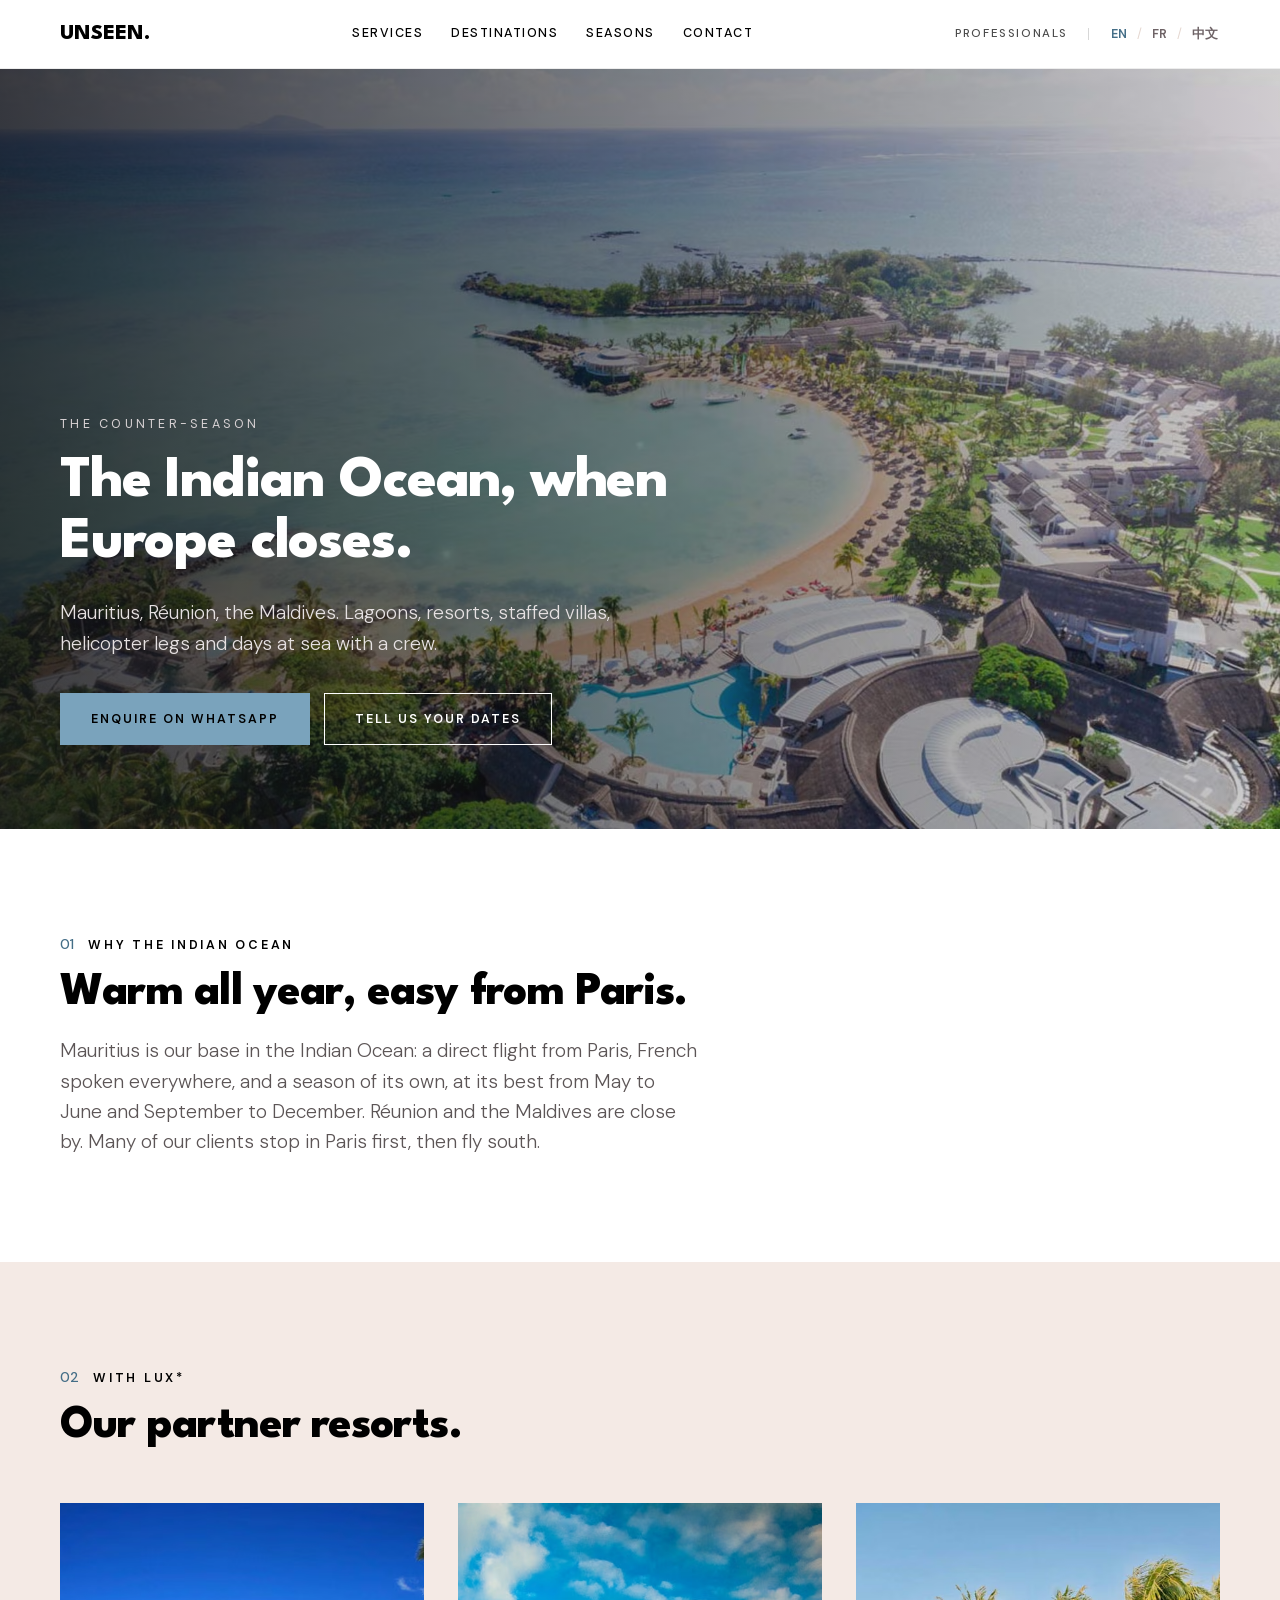
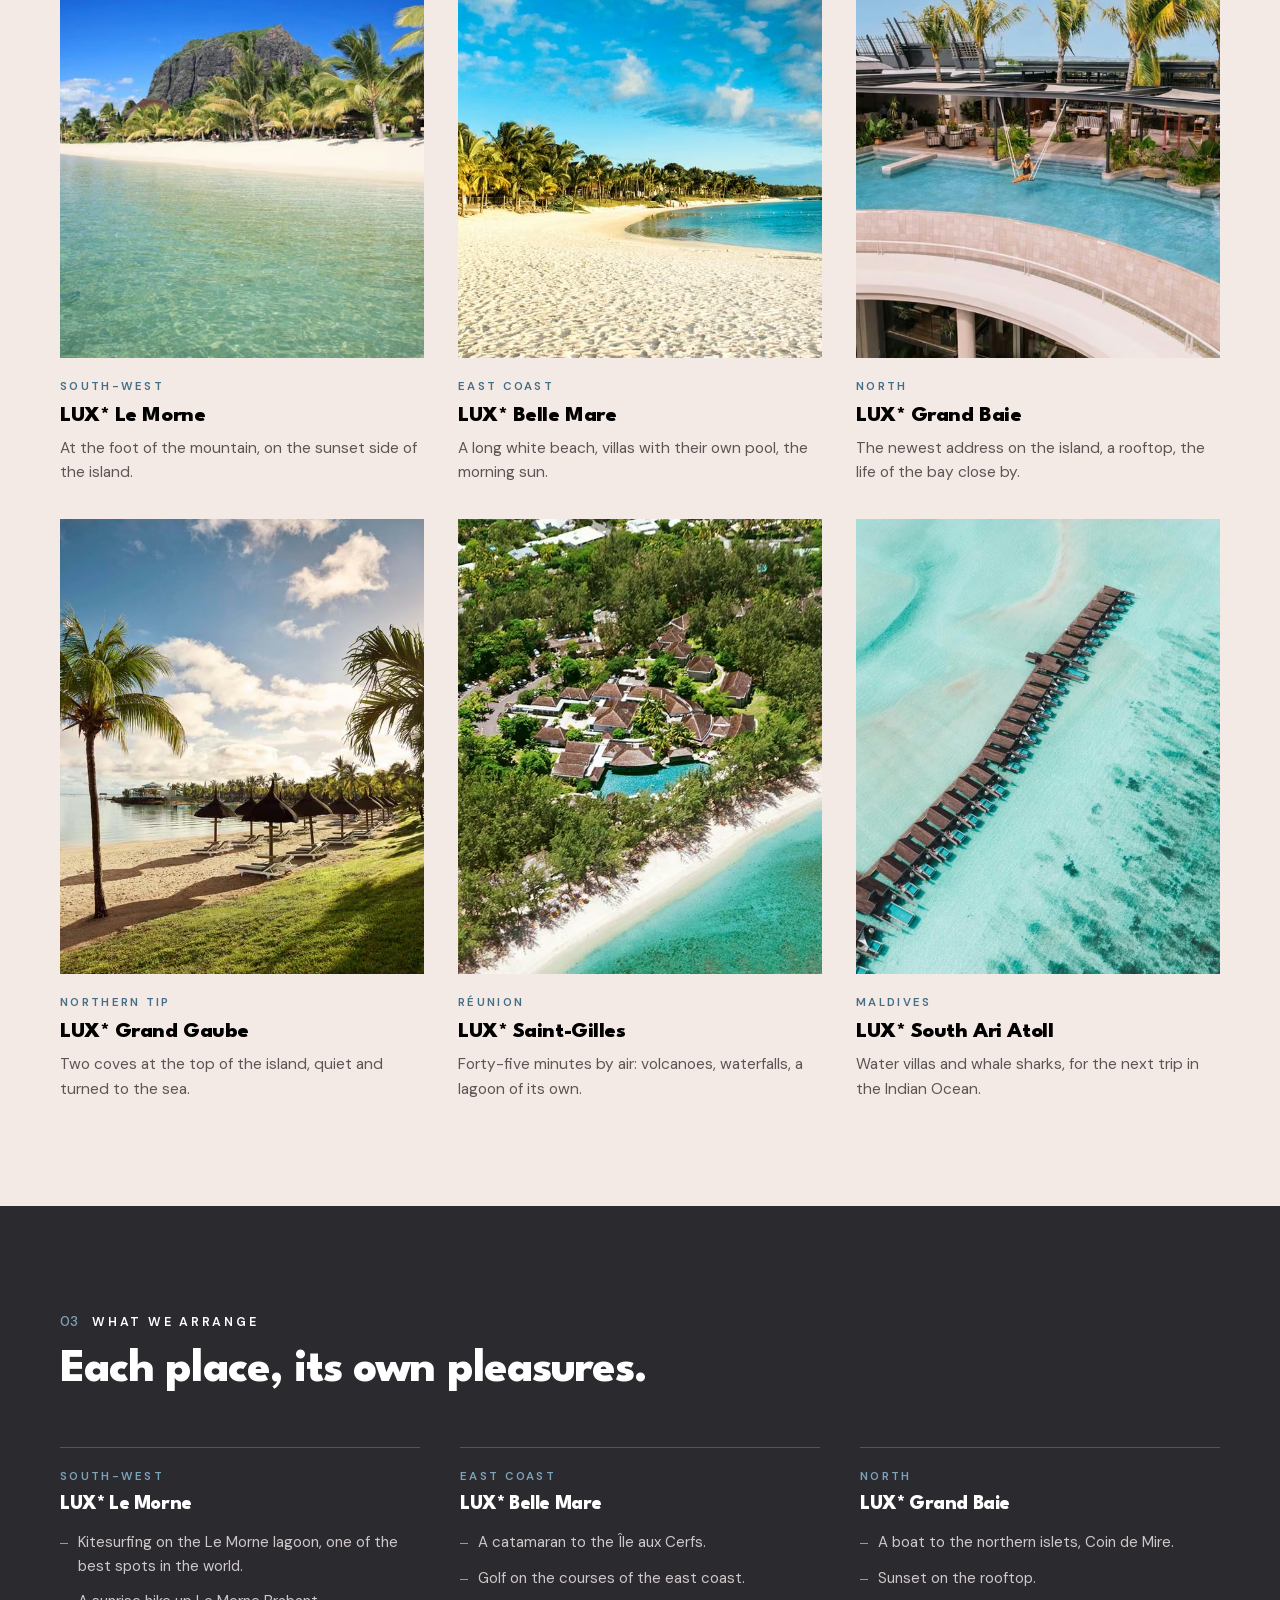
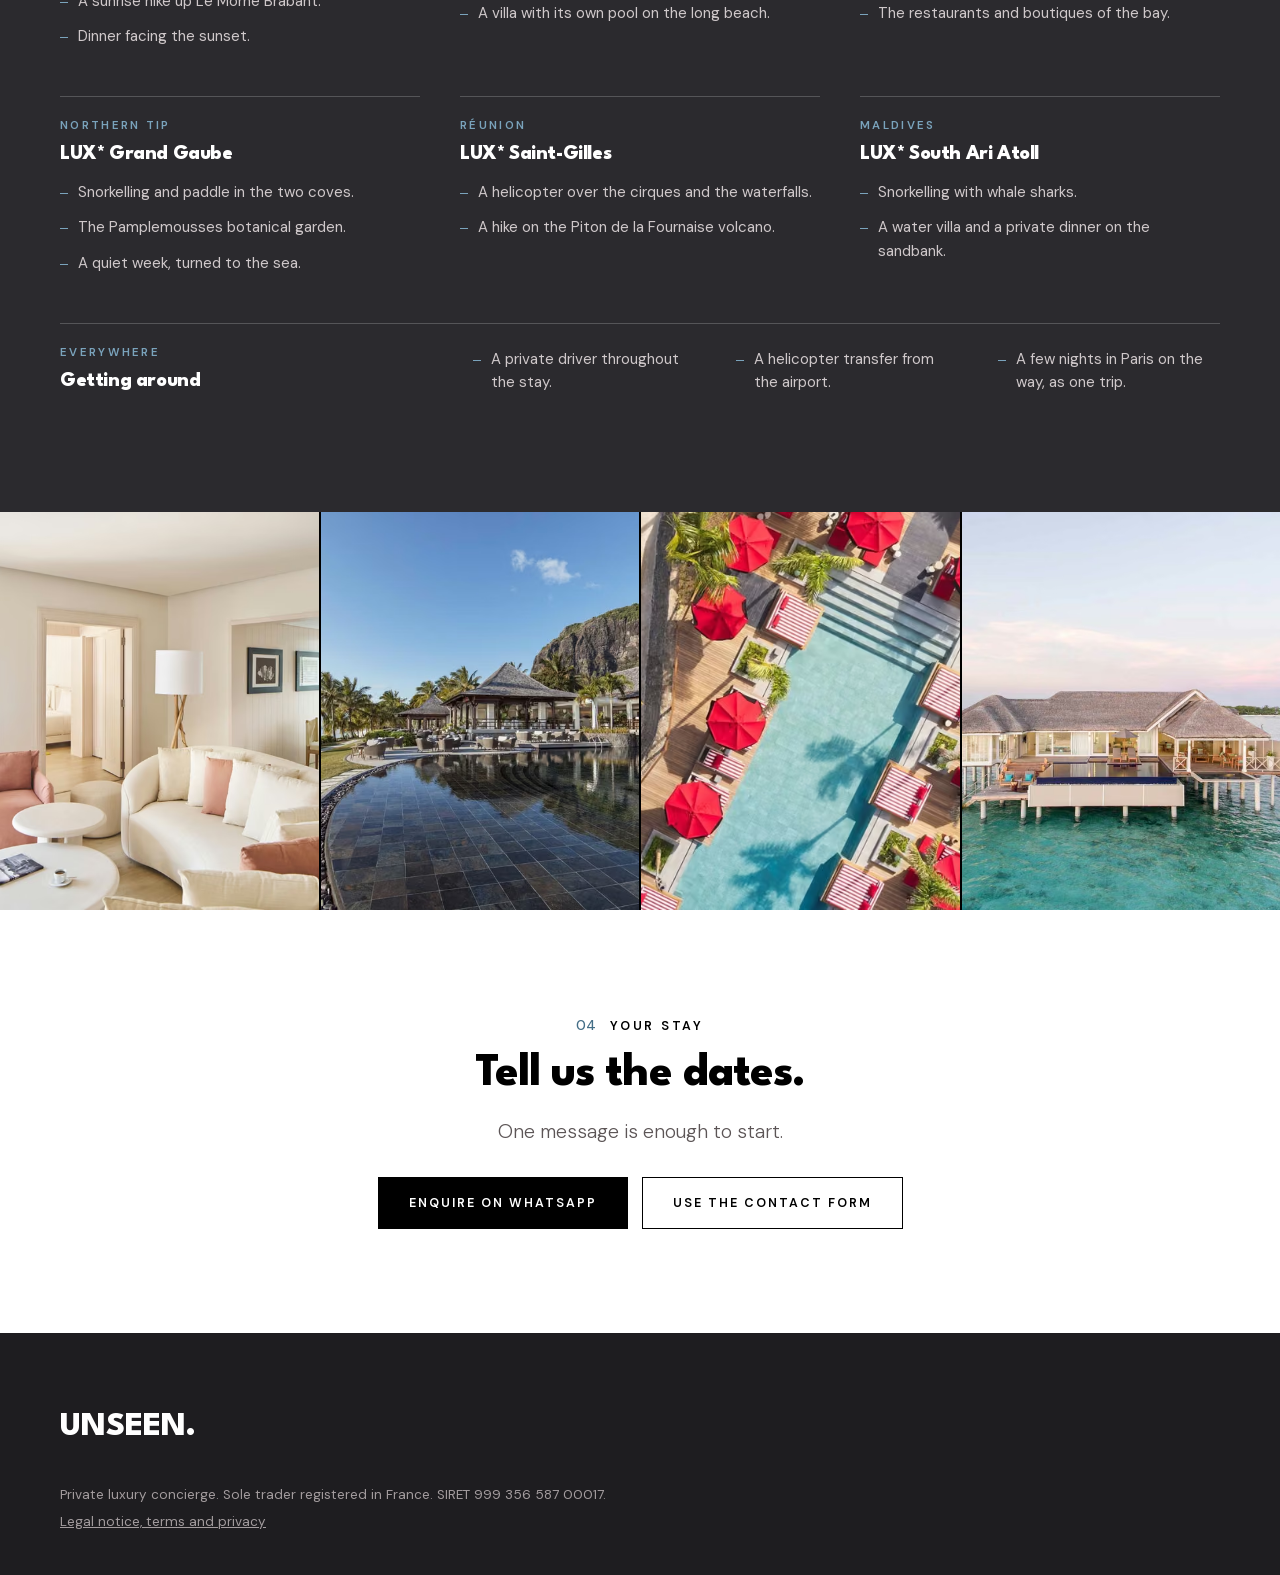
<file: site-unseen/ocean-indien.html>
<!DOCTYPE html>
<html lang="en">
<head>
<meta charset="utf-8">
<meta name="viewport" content="width=device-width, initial-scale=1, viewport-fit=cover">
<meta name="theme-color" content="#FFFFFF">
<title>UNSEEN. — The Indian Ocean</title>
<meta property="og:type" content="website">
<meta property="og:site_name" content="UNSEEN.">
<meta property="og:url" content="https://unseenconciergerie.com/ocean-indien.html">
<meta property="og:title" content="UNSEEN. — The Indian Ocean">
<meta property="og:description" content="UNSEEN. in the Indian Ocean, Mauritius, Réunion and the Maldives, with LUX* Resorts &amp; Hotels: resorts, staffed villas, helicopter legs, days at sea, a stopover in Paris.">
<meta property="og:image" content="https://unseenconciergerie.com/img/og-ocean-indien.jpg">
<meta property="og:image:width" content="1200">
<meta property="og:image:height" content="630">
<meta name="twitter:card" content="summary_large_image">
<link rel="icon" href="/favicon-32.png" sizes="32x32" type="image/png">
<link rel="icon" href="/favicon-48.png" sizes="48x48" type="image/png">
<link rel="apple-touch-icon" href="/apple-touch-icon.png">
<meta name="description" content="UNSEEN. in the Indian Ocean, Mauritius, Réunion and the Maldives, with LUX* Resorts &amp; Hotels: resorts, staffed villas, helicopter legs, days at sea, a stopover in Paris.">
<link rel="canonical" href="https://unseenconciergerie.com/ocean-indien.html">
<link rel="stylesheet" href="fonts.css">
<style>
/* Maquette de la page Professionals : charte V1.4 (noir, blanc, sable rosé, anthracite, accent de saison) */
:root{
  --noir:#000;--blanc:#FFF;--sable:#F4EAE5;--anthra:#2B2A2E;--trait:#E5D7D0;
  --texte-2:#5C5556;--texte-3:#6E6366;--clair:#E9C4B8;
  --accent:#7AA3BC;--sur-accent:#000;            /* remplacé par season.css */
  --max:1240px;--pad:40px;
}
*{box-sizing:border-box;margin:0;padding:0}
html{scroll-behavior:smooth;-webkit-text-size-adjust:100%}
body{background:var(--blanc);color:var(--noir);font-family:'DM Sans',system-ui,-apple-system,sans-serif;font-size:17px;line-height:1.65;-webkit-font-smoothing:antialiased}
img{display:block;max-width:100%}
a{color:inherit}
h1,h2,h3{font-family:'League Spartan',sans-serif;font-weight:800;letter-spacing:-.02em;line-height:1.04}
.wrap{max-width:var(--max);margin:0 auto;padding:0 var(--pad)}
section{padding:104px 0}
.sable{background:var(--sable)}
.sombre{background:var(--anthra);color:var(--blanc)}
.eyebrow{display:flex;gap:14px;align-items:baseline;margin-bottom:14px}
.eyebrow .n{color:var(--accent);font-size:14px;font-weight:500}
.eyebrow .t{font-size:12.5px;letter-spacing:.22em;text-transform:uppercase;font-weight:600}
h2{font-size:clamp(30px,4.2vw,46px);margin-bottom:18px}
.lede{font-weight:300;font-size:19px;line-height:1.6;color:var(--texte-2);max-width:640px}
.sombre .lede{color:#C9C3C5}
.btn{display:inline-flex;align-items:center;justify-content:center;min-height:52px;padding:0 30px;font-size:12.5px;letter-spacing:.16em;text-transform:uppercase;font-weight:600;text-decoration:none;border:1px solid currentColor;transition:background .2s,color .2s}
.btn-accent{background:var(--accent);border-color:var(--accent);color:var(--sur-accent)}
.btn-accent:hover{background:var(--blanc);border-color:var(--blanc);color:var(--noir)}
.btn-ghost{color:var(--blanc)}
.btn-ghost:hover{background:var(--blanc);color:var(--noir)}
.go{font-size:12.5px;letter-spacing:.14em;text-transform:uppercase;font-weight:600;text-decoration:none;border-bottom:2px solid var(--accent);padding-bottom:4px}

/* ---------- barre du haut + menu téléphone ---------- */
.top{position:sticky;top:0;z-index:50;background:rgba(255,255,255,.96);backdrop-filter:blur(10px);-webkit-backdrop-filter:blur(10px);border-bottom:1px solid rgba(0,0,0,.07)}
.top-in{max-width:var(--max);margin:0 auto;padding:16px var(--pad);display:flex;align-items:center;justify-content:space-between;gap:20px}
.mark{font-family:'League Spartan',sans-serif;font-weight:800;font-size:22px;text-decoration:none}
.nav{display:flex;gap:28px}
.nav a{font-size:12.5px;letter-spacing:.12em;text-transform:uppercase;text-decoration:none;font-weight:500;padding:6px 0;border-bottom:1px solid transparent}
.nav a:hover,.nav a.on{border-bottom-color:var(--accent)}
.lang{display:flex;gap:8px;font-size:12.5px;font-weight:600;color:var(--texte-3)}
.lang b{color:var(--noir)}
.burger{display:none;width:44px;height:44px;border:0;background:none;cursor:pointer;position:relative}
.burger span{position:absolute;left:11px;right:11px;height:1.5px;background:var(--noir);transition:transform .25s,opacity .25s}
.burger span:nth-child(1){top:16px}.burger span:nth-child(2){top:22px}.burger span:nth-child(3){top:28px}
.menu-open .burger span:nth-child(1){transform:translateY(6px) rotate(45deg)}
.menu-open .burger span:nth-child(2){opacity:0}
.menu-open .burger span:nth-child(3){transform:translateY(-6px) rotate(-45deg)}
.panel{position:fixed;inset:65px 0 0 0;background:var(--blanc);z-index:49;padding:30px 24px calc(30px + env(safe-area-inset-bottom));display:flex;flex-direction:column;gap:2px;transform:translateY(-8px);opacity:0;pointer-events:none;transition:opacity .25s,transform .25s}
.menu-open .panel{opacity:1;transform:none;pointer-events:auto}
.panel a{font-family:'League Spartan',sans-serif;font-weight:800;font-size:32px;text-decoration:none;padding:12px 0;border-bottom:1px solid var(--trait)}
.panel .bas{margin-top:auto;display:flex;flex-direction:column;gap:12px}
.panel .bas a{font-family:'DM Sans';font-weight:500;font-size:16px;border:0;padding:0}

/* ---------- haut de page ---------- */
.hero{position:relative;min-height:min(86vh,760px);display:flex;align-items:flex-end;color:var(--blanc);overflow:hidden;background:#000}
.hero img{position:absolute;inset:0;width:100%;height:100%;object-fit:cover}
.hero:after{content:"";position:absolute;inset:0;background:linear-gradient(90deg,rgba(20,19,22,.82) 0%,rgba(20,19,22,.45) 60%,rgba(20,19,22,.2) 100%)}
.hero-in{position:relative;z-index:2;max-width:var(--max);margin:0 auto;padding:0 var(--pad) 84px;width:100%}
.hero .k{font-size:12.5px;letter-spacing:.26em;text-transform:uppercase;color:#D8D2D4}
.hero h1{font-size:clamp(38px,6vw,76px);max-width:820px;margin-top:18px}
.hero p{margin-top:22px;max-width:560px;font-weight:300;font-size:19px;color:#E6E1E2}
.hero .row{margin-top:34px;display:flex;gap:14px;flex-wrap:wrap}

/* ---------- 01 ce qu'on prend en charge ---------- */
.split{display:grid;grid-template-columns:5fr 6fr;gap:72px;align-items:center}
.split-img{aspect-ratio:4/5;overflow:hidden}
.split-img img{width:100%;height:100%;object-fit:cover}
.prose{margin-top:24px;font-size:17px;line-height:1.85;color:var(--texte-2)}
.prose strong{color:var(--noir);font-weight:600}

/* ---------- 02 comment ça se passe ---------- */
.steps{list-style:none;display:grid;grid-template-columns:repeat(5,1fr);gap:28px;margin-top:56px;counter-reset:s}
.steps li{border-top:1px solid var(--noir);padding-top:18px;counter-increment:s}
.steps li:before{content:"0" counter(s);display:block;color:var(--accent);font-size:13px;font-weight:600;margin-bottom:10px}
.steps h3{font-size:20px;margin-bottom:8px}
.steps p{font-size:15px;color:var(--texte-2);line-height:1.6}

/* ---------- 03 par public : onglets (ordinateur) / défilement (téléphone) ---------- */
.tabs{display:flex;gap:8px;flex-wrap:wrap;margin-top:44px}
.tabs button{font:inherit;font-size:13.5px;font-weight:500;padding:11px 18px;border:1px solid rgba(255,255,255,.28);background:none;color:#D8D2D4;border-radius:999px;cursor:pointer;white-space:nowrap;transition:.2s}
.tabs button.on{background:var(--blanc);color:var(--noir);border-color:var(--blanc)}
.pubs{margin-top:34px}
.pub{display:none;grid-template-columns:1fr 1.1fr;gap:56px;align-items:center}
.pub.on{display:grid;animation:apparait .45s ease}
@keyframes apparait{from{opacity:0;transform:translateY(8px)}to{opacity:1;transform:none}}
.pub .ph{aspect-ratio:4/3;overflow:hidden}
.pub .ph img{width:100%;height:100%;object-fit:cover}
.pub .tag{font-size:11.5px;letter-spacing:.22em;text-transform:uppercase;color:var(--clair)}
.pub h3{font-size:clamp(26px,3vw,36px);margin-top:10px}
.pub p{margin-top:14px;color:#C9C3C5;font-size:16.5px}
.ex{margin-top:24px;border-left:2px solid var(--accent);padding:4px 0 4px 18px}
.ex b{display:block;font-size:11.5px;letter-spacing:.2em;text-transform:uppercase;color:var(--clair);font-weight:600;margin-bottom:6px}
.ex span{color:#EEE6E2;font-size:16px;line-height:1.65}

/* ---------- 04 partenaires : bandeau qui défile ---------- */
.marquee{pointer-events:none;-webkit-user-select:none;user-select:none;-webkit-tap-highlight-color:transparent;overflow:hidden;margin-top:44px;border-top:1px solid var(--trait);border-bottom:1px solid var(--trait);padding:38px 0;-webkit-mask-image:linear-gradient(90deg,transparent,#000 8%,#000 92%,transparent);mask-image:linear-gradient(90deg,transparent,#000 8%,#000 92%,transparent)}
.track{display:flex;align-items:center;gap:80px;width:max-content;animation:defile 36s linear infinite;will-change:transform;-webkit-backface-visibility:hidden;backface-visibility:hidden}
.track img{height:40px;width:auto;flex:none}
@keyframes defile{from{transform:translate3d(0,0,0)}to{transform:translate3d(-50%,0,0)}}
@media(prefers-reduced-motion:reduce){.track{animation:none;flex-wrap:wrap;justify-content:center;width:auto}}

/* ---------- 05 destinations ---------- */
.dests{display:grid;grid-template-columns:repeat(4,1fr);gap:16px;margin-top:44px}
.d{position:relative;aspect-ratio:3/4;overflow:hidden;color:var(--blanc);text-decoration:none;display:flex;align-items:flex-end}
.d img{position:absolute;inset:0;width:100%;height:100%;object-fit:cover;transition:transform .9s}
.d:hover img{transform:scale(1.05)}
.d:after{content:"";position:absolute;inset:0;background:linear-gradient(180deg,transparent 45%,rgba(20,19,22,.8))}
.d div{position:relative;z-index:2;padding:20px}
.d span{font-size:11px;letter-spacing:.22em;text-transform:uppercase;color:var(--clair)}
.d h3{font-size:26px;margin-top:4px}

/* ---------- 06 contact pro ---------- */
.contact{display:grid;grid-template-columns:1fr 1.1fr;gap:72px}
.ci{border-top:1px solid rgba(255,255,255,.14);padding:18px 0;display:flex;justify-content:space-between;gap:16px;flex-wrap:wrap}
.ci span{font-size:11.5px;letter-spacing:.2em;text-transform:uppercase;color:var(--clair)}
.ci a{text-decoration:none;font-weight:500}
form{display:grid;grid-template-columns:1fr 1fr;gap:20px 24px}
form .full{grid-column:1/-1}
label{display:block;font-size:11.5px;letter-spacing:.18em;text-transform:uppercase;color:#C9C3C5;margin-bottom:6px}
input,select,textarea{width:100%;font:inherit;font-size:16px;color:var(--blanc);background:transparent;border:0;border-bottom:1px solid rgba(255,255,255,.3);padding:10px 0;border-radius:0;-webkit-appearance:none;appearance:none;outline:none}
select option{color:#000}
input:focus,select:focus,textarea:focus{border-bottom-color:var(--accent)}
form .btn{border:0;cursor:pointer;justify-self:start}

footer{background:#1E1D20;color:#A39C9E;padding:60px 0 calc(40px + env(safe-area-inset-bottom));font-size:13.5px;line-height:2}
footer .mark{color:var(--blanc);font-size:34px}

/* apparition douce */
.rv{opacity:0;transform:translateY(20px);transition:opacity .9s,transform .9s}
.rv.in{opacity:1;transform:none}

/* bouton WhatsApp fixe sur téléphone */
.wa{display:none}

/* ================= TÉLÉPHONE ================= */
@media(max-width:900px){
  :root{--pad:22px}
  body{font-size:16.5px}
  section{padding:68px 0}
  .nav,.lang{display:none}
  .burger{display:block}
  .top-in{padding:10px var(--pad)}
  .hero{min-height:82svh}
  .hero:after{background:linear-gradient(180deg,rgba(20,19,22,.55) 0%,rgba(20,19,22,.7) 45%,rgba(20,19,22,.9) 100%)}
  .hero-in{padding-bottom:56px}
  .hero p{font-size:17px}
  .hero .row{flex-direction:column}
  .hero .btn{width:100%}
  .split{grid-template-columns:1fr;gap:28px}
  .split-img{aspect-ratio:16/11}
  .steps{grid-template-columns:1fr;gap:0;margin-top:30px}
  .steps li{display:grid;grid-template-columns:44px 1fr;gap:0 4px;padding:18px 0;border-top:1px solid var(--trait)}
  .steps li:before{grid-row:span 2;margin:0}
  .tabs{flex-wrap:nowrap;overflow-x:auto;margin:30px calc(var(--pad) * -1) 0;padding:0 var(--pad) 6px;scrollbar-width:none;-webkit-overflow-scrolling:touch;scroll-snap-type:x proximity}
  .tabs::-webkit-scrollbar{display:none}
  .tabs button{scroll-snap-align:start;min-height:44px}
  .pub,.pub.on{grid-template-columns:1fr;gap:22px}
  .pub .ph{aspect-ratio:16/11;margin:0 calc(var(--pad) * -1)}
  .marquee{padding:28px 0}
  .track{gap:52px;animation-duration:17s}
  .track img{height:30px}
  .dests{display:flex;overflow-x:auto;scroll-snap-type:x mandatory;gap:12px;margin:30px calc(var(--pad) * -1) 0;padding:0 var(--pad) 6px;scrollbar-width:none;-webkit-overflow-scrolling:touch}
  .dests::-webkit-scrollbar{display:none}
  .d{flex:0 0 72%;scroll-snap-align:start}
  .contact{grid-template-columns:1fr;gap:40px}
  form{grid-template-columns:1fr}
  form .btn{width:100%;justify-self:stretch}
  .wa{display:flex;position:fixed;right:16px;bottom:calc(16px + env(safe-area-inset-bottom));z-index:40;width:50px;height:50px;border-radius:50%;background:var(--accent);color:var(--sur-accent);align-items:center;justify-content:center;box-shadow:0 6px 18px rgba(0,0,0,.22);text-decoration:none}
  .wa svg{width:24px;height:24px}
}

.lang{align-items:center;line-height:1}
.lang span{color:var(--trait);font-weight:400}
.lang button{background:none;border:0;font:inherit;line-height:1;color:var(--texte-3);cursor:pointer;padding:6px 2px}
.lang button[aria-pressed="true"]{color:var(--noir)}
.panel .langs{display:flex;gap:14px}
.panel .langs button{background:none;border:0;font:inherit;font-size:16px;color:var(--texte-3);padding:6px 0;cursor:pointer}
.panel .langs button[aria-pressed="true"]{color:var(--noir)}
.ph picture,.split-img picture{display:block;height:100%}
.hero picture{position:absolute;inset:0}
.hero h1{font-size:clamp(34px,4.6vw,60px);max-width:760px}
.hero-in{padding-top:120px}
.tabs,.dests{scroll-padding-left:var(--pad)}
/* Téléphone : tout est visible tout de suite (l'apparition douce laissait des blocs vides sur iPhone) */
@media(max-width:900px){.rv,.reveal{opacity:1!important;transform:none!important;transition:none!important}}
:lang(zh) h1,:lang(zh) h2,:lang(zh) h3{font-family:'Noto Sans SC',sans-serif;font-weight:700;letter-spacing:0}

/* Pages de destination */
.cards{display:grid;grid-template-columns:repeat(3,1fr);gap:34px;margin-top:52px}
.cardd .ph{aspect-ratio:4/5;overflow:hidden;background:#111;margin-bottom:20px}
.cardd .ph picture{display:block;height:100%}
.cardd .ph img{width:100%;height:100%;object-fit:cover;transition:transform .6s}
.cardd:hover .ph img{transform:scale(1.04)}
.cardd .tag{display:block;font-size:11.5px;letter-spacing:.2em;text-transform:uppercase;color:var(--accent);font-weight:600;margin-bottom:8px}
.cardd h3{font-size:22px;margin-bottom:8px}
.cardd p{font-size:15.5px;color:var(--texte-2);line-height:1.6}
.rows{list-style:none;margin-top:44px;max-width:780px}
.rows li{display:flex;gap:20px;padding:20px 0;border-top:1px solid rgba(255,255,255,.14);font-size:17px;line-height:1.6}
.rows li:last-child{border-bottom:1px solid rgba(255,255,255,.14)}
.rows li b{color:var(--accent);font-weight:600;font-size:13px;flex:0 0 26px;padding-top:3px}
.cats{display:grid;grid-template-columns:repeat(4,1fr);gap:48px 40px;margin-top:52px}
.cats.trois{grid-template-columns:repeat(3,1fr)}
.cat{border-top:1px solid rgba(255,255,255,.2);padding-top:20px}
.cat .k2{display:block;font-size:11.5px;letter-spacing:.2em;text-transform:uppercase;color:var(--accent);font-weight:600}
.cat h3{font-size:20px;margin:8px 0 16px}
.cat ul{list-style:none;display:flex;flex-direction:column;gap:12px}
.cat li{position:relative;padding-left:18px;font-size:15px;line-height:1.55;color:#CFC8CA}
.cat li:before{content:"";position:absolute;left:0;top:.8em;width:8px;height:1px;background:var(--accent)}
.cat.large{grid-column:1/-1;display:grid;grid-template-columns:1fr 2fr;gap:0 40px;align-items:start}
.cat.large ul{flex-direction:row;flex-wrap:wrap;gap:12px 40px;padding-top:4px}
.cat.large li{flex:1 1 220px}
@media(max-width:900px){.cats,.cats.trois{display:flex;overflow-x:auto;scroll-snap-type:x mandatory;gap:14px;margin:32px calc(var(--pad) * -1) 0;padding:0 var(--pad) 8px;scroll-padding-left:var(--pad);scrollbar-width:none;-webkit-overflow-scrolling:touch}.cats::-webkit-scrollbar{display:none}.cat,.cat.large{flex:0 0 80%;scroll-snap-align:start;display:block;background:rgba(255,255,255,.04);padding:20px 18px 22px;border-top:2px solid var(--accent)}.cat.large ul{flex-direction:column}.cat.large li{flex:none}}
.mosaic{display:grid;grid-template-columns:repeat(4,1fr);gap:2px;background:#000}
.mosaic figure{margin:0;aspect-ratio:4/5;overflow:hidden}
.mosaic picture{display:block;height:100%}
.mosaic img{width:100%;height:100%;object-fit:cover}
.cta{text-align:center}
.cta .lede{margin:0 auto}
.cta .row{display:flex;gap:14px;justify-content:center;flex-wrap:wrap;margin-top:30px}
.cta .btn-noir{background:#000;color:#fff;border-color:#000}
.cta .btn-noir:hover{background:var(--accent);border-color:var(--accent);color:var(--sur-accent)}
.cta .btn-ligne{color:#000}
.cta .btn-ligne:hover{background:#000;color:#fff}
@media(max-width:900px){
  .cards{scroll-padding-left:var(--pad);display:flex;overflow-x:auto;scroll-snap-type:x mandatory;gap:16px;margin:32px calc(var(--pad) * -1) 0;padding:0 var(--pad) 8px;scrollbar-width:none;-webkit-overflow-scrolling:touch}
  .cards::-webkit-scrollbar{display:none}
  .cardd{flex:0 0 76%;scroll-snap-align:start}
  .mosaic{grid-template-columns:1fr 1fr}
  .mosaic figure{aspect-ratio:1/1}
  .cta .row{flex-direction:column}
  .cta .btn{width:100%}
}
/* Menu téléphone : même montage que l'accueil (fiable au toucher sur iPhone) */
.top{z-index:70}
.burger{z-index:2;touch-action:manipulation;-webkit-tap-highlight-color:transparent}
.burger span{pointer-events:none}
.panel{inset:0;padding-top:100px;visibility:hidden;transition:opacity .25s,transform .25s,visibility .25s}
.menu-open .panel{visibility:visible}
/* Langues visibles dans la barre sur téléphone, comme sur l'accueil */
@media(max-width:900px){.top .lang{display:flex;margin-left:auto}}

.panel .pro-q{margin-top:30px;font-size:14px;color:#6E6E6E}
.panel a.pro{font-family:'DM Sans',sans-serif;font-weight:600;font-size:17px;border-bottom:0;padding:6px 0 0}
.panel a.pro:after{content:" \2192"}

/* menu ordinateur : « Professionnels » à droite, juste avant les langues, séparé des liens clients */
.langsw a.pro,.lang a.pro{font-size:11.5px;letter-spacing:.14em;text-transform:uppercase;text-decoration:none;color:#000;font-weight:500;opacity:.7;margin-right:12px;padding-right:20px;border-right:1px solid rgba(0,0,0,.22);white-space:nowrap}
.langsw a.pro:hover,.lang a.pro:hover,.langsw a.pro.on,.lang a.pro.on{opacity:1}
@media(max-width:900px){.langsw a.pro,.lang a.pro{display:none}}
</style>
<link rel="stylesheet" href="season.css">
</head>
<body>

<header class="top">
  <div class="top-in">
    <a class="mark" href="index.html">UNSEEN.</a>
    <nav class="nav"><a href="index.html#services" data-en="Services" data-fr="Services" data-zh="服务">Services</a><a href="index.html#destinations" data-en="Destinations" data-fr="Destinations" data-zh="目的地">Destinations</a><a href="index.html#now" data-en="Seasons" data-fr="Saisons" data-zh="当季">Seasons</a><a href="#contact" data-en="Contact" data-fr="Contact" data-zh="联系我们">Contact</a></nav>
    <div class="lang">
      <a href="professionals.html" class="pro" data-en="Professionals" data-fr="Professionnels" data-zh="专业合作">Professionals</a><button type="button" data-l="en" aria-pressed="true">EN</button><span>/</span><button type="button" data-l="fr" aria-pressed="false">FR</button><span>/</span><button type="button" data-l="zh" aria-pressed="false" lang="zh">中文</button></div>
    <button class="burger" id="burger" type="button" aria-label="Menu" aria-expanded="false" aria-controls="panel"><span></span><span></span><span></span></button>
  </div>
</header>
<nav class="panel" id="panel" aria-hidden="true">
  <a href="index.html#services" data-en="Services" data-fr="Services" data-zh="服务">Services</a><a href="index.html#destinations" data-en="Destinations" data-fr="Destinations" data-zh="目的地">Destinations</a><a href="index.html#now" data-en="Seasons" data-fr="Saisons" data-zh="当季">Seasons</a><a href="#contact" data-en="Contact" data-fr="Contact" data-zh="联系我们">Contact</a>
      <span class="pro-q" data-en="Travel professional?" data-fr="Vous êtes professionnel du voyage ?" data-zh="您是旅游业专业人士？">Travel professional?</span>
      <a href="professionals.html" class="pro" data-en="Professionals" data-fr="Professionnels" data-zh="专业合作">Professionals</a>
  <div class="bas"><a href="https://wa.me/33613850733">WhatsApp</a><a href="#" data-u="contact" data-d="unseenconciergerie.com">contact&#64;unseenconciergerie.com</a><div class="langs"><button type="button" data-l="en" aria-pressed="true">EN</button><span>/</span><button type="button" data-l="fr" aria-pressed="false">FR</button><span>/</span><button type="button" data-l="zh" aria-pressed="false" lang="zh">中文</button></div></div>
</nav>

<div class="hero">
  <picture><source type="image/avif" srcset="img/maurice-hero.avif"><img src="img/maurice-hero.webp" alt="LUX* Grand Gaube seen from above, Mauritius" data-alt-en="LUX* Grand Gaube seen from above, Mauritius" data-alt-fr="Le LUX* Grand Gaube vu du ciel, à Maurice" data-alt-zh="从空中俯瞰毛里求斯LUX* Grand Gaube" fetchpriority="high"></picture>
  <div class="hero-in">
    <div class="k" data-en="The counter-season" data-fr="La contre-saison" data-zh="反季之选">The counter-season</div>
    <h1 data-en="The Indian Ocean, when Europe closes." data-fr="L&#x27;océan Indien, quand l&#x27;Europe se met en sommeil." data-zh="欧洲淡季，正是印度洋的好时节。">The Indian Ocean, when Europe closes.</h1>
    <p data-en="Mauritius, Réunion, the Maldives. Lagoons, resorts, staffed villas, helicopter legs and days at sea with a crew." data-fr="Maurice, La Réunion, les Maldives. Des lagons, des resorts, des villas avec personnel, des trajets en hélicoptère et des journées en mer avec équipage." data-zh="毛里求斯、留尼汪、马尔代夫。泻湖、度假村、配备管家的别墅，乘直升机俯瞰海岛，或随船员出海一整天。">Mauritius, Réunion, the Maldives. Lagoons, resorts, staffed villas, helicopter legs and days at sea with a crew.</p>
    <div class="row"><a class="btn btn-accent" href="https://wa.me/33613850733" data-en="Enquire on WhatsApp" data-fr="Nous écrire sur WhatsApp" data-zh="WhatsApp咨询">Enquire on WhatsApp</a><a class="btn btn-ghost" href="#dates" data-en="Tell us your dates" data-fr="Indiquez-nous vos dates" data-zh="告诉我们您的日期">Tell us your dates</a></div>
  </div>
</div>

<section>
  <div class="wrap">
    <div class="eyebrow"><span class="n">01</span><span class="t" data-en="Why the Indian Ocean" data-fr="Pourquoi l&#x27;océan Indien" data-zh="为何是印度洋">Why the Indian Ocean</span></div>
    <h2 data-en="Warm all year, easy from Paris." data-fr="Le soleil toute l&#x27;année, à un vol direct de Paris." data-zh="四季温暖，从巴黎出发很方便。">Warm all year, easy from Paris.</h2>
    <p class="lede" data-en="Mauritius is our base in the Indian Ocean: a direct flight from Paris, French spoken everywhere, and a season of its own, at its best from May to June and September to December. Réunion and the Maldives are close by. Many of our clients stop in Paris first, then fly south." data-fr="Maurice est notre base dans l&#x27;océan Indien : un vol direct depuis Paris, le français parlé partout, et des saisons bien à elle, les plus belles de mai à juin et de septembre à décembre. La Réunion et les Maldives sont à deux pas. Beaucoup de nos clients s&#x27;arrêtent d&#x27;abord à Paris avant de s&#x27;envoler vers le sud." data-zh="毛里求斯是我们在印度洋的据点：从巴黎有直飞航班，岛上处处可以讲法语，季节自成一格，五月至六月、九月至十二月最为宜人。留尼汪与马尔代夫近在咫尺。我们的许多客人会先在巴黎停留，再飞往南方。">Mauritius is our base in the Indian Ocean: a direct flight from Paris, French spoken everywhere, and a season of its own, at its best from May to June and September to December. Réunion and the Maldives are close by. Many of our clients stop in Paris first, then fly south.</p>
  </div>
</section>

<section class="sable">
  <div class="wrap">
    <div class="eyebrow"><span class="n">02</span><span class="t" data-en="With LUX*" data-fr="Avec LUX*" data-zh="携手LUX*">With LUX*</span></div>
    <h2 data-en="Our partner resorts." data-fr="Nos resorts partenaires." data-zh="我们的合作度假村。">Our partner resorts.</h2>
    <div class="cards"><article class="cardd rv"><div class="ph"><picture><source type="image/avif" srcset="img/maurice-lemorne.avif"><img src="img/maurice-lemorne.webp" alt="The beach of LUX* Le Morne" data-alt-en="The beach of LUX* Le Morne" data-alt-fr="La plage du LUX* Le Morne" data-alt-zh="LUX* Le Morne的海滩" loading="lazy"></picture></div><span class="tag" data-en="South-west" data-fr="Sud-ouest" data-zh="西南部">South-west</span><h3 data-en="LUX* Le Morne" data-fr="LUX* Le Morne" data-zh="LUX* Le Morne">LUX* Le Morne</h3><p data-en="At the foot of the mountain, on the sunset side of the island." data-fr="Au pied du Morne, sur la côte où le soleil se couche." data-zh="坐落在莫纳山脚下，岛上看日落的一侧。">At the foot of the mountain, on the sunset side of the island.</p></article><article class="cardd rv"><div class="ph"><picture><source type="image/avif" srcset="img/maurice-bellemare.avif"><img src="img/maurice-bellemare.webp" alt="The beach and pool of LUX* Belle Mare" data-alt-en="The beach and pool of LUX* Belle Mare" data-alt-fr="La plage et la piscine du LUX* Belle Mare" data-alt-zh="LUX* Belle Mare的海滩与泳池" loading="lazy"></picture></div><span class="tag" data-en="East coast" data-fr="Côte est" data-zh="东海岸">East coast</span><h3 data-en="LUX* Belle Mare" data-fr="LUX* Belle Mare" data-zh="LUX* Belle Mare">LUX* Belle Mare</h3><p data-en="A long white beach, villas with their own pool, the morning sun." data-fr="Une longue plage blanche, des villas avec piscine privée, le soleil du matin." data-zh="绵长的白沙滩、带私人泳池的别墅，还有清晨的阳光。">A long white beach, villas with their own pool, the morning sun.</p></article><article class="cardd rv"><div class="ph"><picture><source type="image/avif" srcset="img/maurice-grandbaie.avif"><img src="img/maurice-grandbaie.webp" alt="LUX* Grand Baie seen from above" data-alt-en="LUX* Grand Baie seen from above" data-alt-fr="Le LUX* Grand Baie vu du ciel" data-alt-zh="从空中俯瞰LUX* Grand Baie" loading="lazy"></picture></div><span class="tag" data-en="North" data-fr="Nord" data-zh="北部">North</span><h3 data-en="LUX* Grand Baie" data-fr="LUX* Grand Baie" data-zh="LUX* Grand Baie">LUX* Grand Baie</h3><p data-en="The newest address on the island, a rooftop, the life of the bay close by." data-fr="La plus récente adresse de l&#x27;île, avec son rooftop et l&#x27;animation de la baie à deux pas." data-zh="岛上最新的度假村，屋顶露台，海湾的热闹近在咫尺。">The newest address on the island, a rooftop, the life of the bay close by.</p></article><article class="cardd rv"><div class="ph"><picture><source type="image/avif" srcset="img/maurice-grandgaube.avif"><img src="img/maurice-grandgaube.webp" alt="The beach of LUX* Grand Gaube" data-alt-en="The beach of LUX* Grand Gaube" data-alt-fr="La plage du LUX* Grand Gaube" data-alt-zh="LUX* Grand Gaube的海滩" loading="lazy"></picture></div><span class="tag" data-en="Northern tip" data-fr="Pointe nord" data-zh="北端">Northern tip</span><h3 data-en="LUX* Grand Gaube" data-fr="LUX* Grand Gaube" data-zh="LUX* Grand Gaube">LUX* Grand Gaube</h3><p data-en="Two coves at the top of the island, quiet and turned to the sea." data-fr="Deux criques tout au nord de l&#x27;île, calmes et tournées vers la mer." data-zh="岛屿最北端的两处海湾，宁静而面朝大海。">Two coves at the top of the island, quiet and turned to the sea.</p></article><article class="cardd rv"><div class="ph"><picture><source type="image/avif" srcset="img/maurice-reunion.avif"><img src="img/maurice-reunion.webp" alt="LUX* Saint-Gilles seen from above, Réunion" data-alt-en="LUX* Saint-Gilles seen from above, Réunion" data-alt-fr="Le LUX* Saint-Gilles vu du ciel, à La Réunion" data-alt-zh="从空中俯瞰留尼汪LUX* Saint-Gilles" loading="lazy"></picture></div><span class="tag" data-en="Réunion" data-fr="La Réunion" data-zh="留尼汪">Réunion</span><h3 data-en="LUX* Saint-Gilles" data-fr="LUX* Saint-Gilles" data-zh="LUX* Saint-Gilles">LUX* Saint-Gilles</h3><p data-en="Forty-five minutes by air: volcanoes, waterfalls, a lagoon of its own." data-fr="À quarante-cinq minutes de vol : volcans, cascades, et un lagon bien à elle." data-zh="飞行约四十五分钟：火山、瀑布，还有属于它自己的泻湖。">Forty-five minutes by air: volcanoes, waterfalls, a lagoon of its own.</p></article><article class="cardd rv"><div class="ph"><picture><source type="image/avif" srcset="img/maurice-maldives.avif"><img src="img/maurice-maldives.webp" alt="LUX* South Ari Atoll seen from above, Maldives" data-alt-en="LUX* South Ari Atoll seen from above, Maldives" data-alt-fr="Le LUX* South Ari Atoll vu du ciel, aux Maldives" data-alt-zh="从空中俯瞰马尔代夫LUX* South Ari Atoll" loading="lazy"></picture></div><span class="tag" data-en="Maldives" data-fr="Maldives" data-zh="马尔代夫">Maldives</span><h3 data-en="LUX* South Ari Atoll" data-fr="LUX* South Ari Atoll" data-zh="LUX* South Ari Atoll">LUX* South Ari Atoll</h3><p data-en="Water villas and whale sharks, for the next trip in the Indian Ocean." data-fr="Des villas sur l&#x27;eau et des requins-baleines, pour le prochain voyage dans l&#x27;océan Indien." data-zh="水上别墅与鲸鲨，留给下一次的印度洋之旅。">Water villas and whale sharks, for the next trip in the Indian Ocean.</p></article></div>
  </div>
</section>

<section class="sombre">
  <div class="wrap">
    <div class="eyebrow"><span class="n">03</span><span class="t" data-en="What we arrange" data-fr="Ce que nous organisons" data-zh="我们为您安排">What we arrange</span></div>
    <h2 data-en="Each place, its own pleasures." data-fr="Chaque adresse, ses propres plaisirs." data-zh="每一处，都有自己的乐趣。">Each place, its own pleasures.</h2>
    <div class="cats trois"><div class="cat rv"><div><span class="k2" data-en="South-west" data-fr="Sud-ouest" data-zh="西南部">South-west</span><h3 data-en="LUX* Le Morne" data-fr="LUX* Le Morne" data-zh="LUX* Le Morne">LUX* Le Morne</h3></div><ul><li><span data-en="Kitesurfing on the Le Morne lagoon, one of the best spots in the world." data-fr="Le kitesurf sur le lagon du Morne, l&#x27;un des plus beaux spots du monde." data-zh="在莫纳泻湖玩风筝冲浪，这里是世界顶级的风筝冲浪胜地之一。">Kitesurfing on the Le Morne lagoon, one of the best spots in the world.</span></li><li><span data-en="A sunrise hike up Le Morne Brabant." data-fr="L&#x27;ascension du Morne Brabant au lever du soleil." data-zh="日出时分徒步登上莫纳山。">A sunrise hike up Le Morne Brabant.</span></li><li><span data-en="Dinner facing the sunset." data-fr="Un dîner face au coucher du soleil." data-zh="面朝日落晚餐。">Dinner facing the sunset.</span></li></ul></div><div class="cat rv"><div><span class="k2" data-en="East coast" data-fr="Côte est" data-zh="东海岸">East coast</span><h3 data-en="LUX* Belle Mare" data-fr="LUX* Belle Mare" data-zh="LUX* Belle Mare">LUX* Belle Mare</h3></div><ul><li><span data-en="A catamaran to the Île aux Cerfs." data-fr="Un catamaran jusqu&#x27;à l&#x27;île aux Cerfs." data-zh="乘双体船前往鹿岛。">A catamaran to the Île aux Cerfs.</span></li><li><span data-en="Golf on the courses of the east coast." data-fr="Le golf sur les parcours de la côte est." data-zh="在东海岸的球场打高尔夫。">Golf on the courses of the east coast.</span></li><li><span data-en="A villa with its own pool on the long beach." data-fr="Une villa avec piscine privée sur la grande plage." data-zh="长滩上带私人泳池的别墅。">A villa with its own pool on the long beach.</span></li></ul></div><div class="cat rv"><div><span class="k2" data-en="North" data-fr="Nord" data-zh="北部">North</span><h3 data-en="LUX* Grand Baie" data-fr="LUX* Grand Baie" data-zh="LUX* Grand Baie">LUX* Grand Baie</h3></div><ul><li><span data-en="A boat to the northern islets, Coin de Mire." data-fr="Un bateau vers les îlots du nord, le Coin de Mire." data-zh="乘船前往北部小岛，库安德迈尔岛。">A boat to the northern islets, Coin de Mire.</span></li><li><span data-en="Sunset on the rooftop." data-fr="Le coucher du soleil sur le rooftop." data-zh="在屋顶露台看日落。">Sunset on the rooftop.</span></li><li><span data-en="The restaurants and boutiques of the bay." data-fr="Les restaurants et les boutiques de la baie." data-zh="海湾边的餐厅与精品店。">The restaurants and boutiques of the bay.</span></li></ul></div><div class="cat rv"><div><span class="k2" data-en="Northern tip" data-fr="Pointe nord" data-zh="北端">Northern tip</span><h3 data-en="LUX* Grand Gaube" data-fr="LUX* Grand Gaube" data-zh="LUX* Grand Gaube">LUX* Grand Gaube</h3></div><ul><li><span data-en="Snorkelling and paddle in the two coves." data-fr="Snorkeling et paddle dans les deux criques." data-zh="在两处海湾浮潜、玩桨板。">Snorkelling and paddle in the two coves.</span></li><li><span data-en="The Pamplemousses botanical garden." data-fr="Le jardin botanique de Pamplemousses." data-zh="庞普勒穆斯植物园。">The Pamplemousses botanical garden.</span></li><li><span data-en="A quiet week, turned to the sea." data-fr="Une semaine calme, tournée vers la mer." data-zh="面朝大海，安静的一周。">A quiet week, turned to the sea.</span></li></ul></div><div class="cat rv"><div><span class="k2" data-en="Réunion" data-fr="La Réunion" data-zh="留尼汪">Réunion</span><h3 data-en="LUX* Saint-Gilles" data-fr="LUX* Saint-Gilles" data-zh="LUX* Saint-Gilles">LUX* Saint-Gilles</h3></div><ul><li><span data-en="A helicopter over the cirques and the waterfalls." data-fr="Un hélicoptère au-dessus des cirques et des cascades." data-zh="乘直升机飞越峡谷盆地与瀑布。">A helicopter over the cirques and the waterfalls.</span></li><li><span data-en="A hike on the Piton de la Fournaise volcano." data-fr="Une randonnée sur le volcan du Piton de la Fournaise." data-zh="徒步富尔奈斯火山。">A hike on the Piton de la Fournaise volcano.</span></li></ul></div><div class="cat rv"><div><span class="k2" data-en="Maldives" data-fr="Maldives" data-zh="马尔代夫">Maldives</span><h3 data-en="LUX* South Ari Atoll" data-fr="LUX* South Ari Atoll" data-zh="LUX* South Ari Atoll">LUX* South Ari Atoll</h3></div><ul><li><span data-en="Snorkelling with whale sharks." data-fr="Du snorkeling avec les requins-baleines." data-zh="与鲸鲨一同浮潜。">Snorkelling with whale sharks.</span></li><li><span data-en="A water villa and a private dinner on the sandbank." data-fr="Une villa sur l&#x27;eau et un dîner privé sur un banc de sable." data-zh="水上别墅，以及沙洲上的私人晚宴。">A water villa and a private dinner on the sandbank.</span></li></ul></div><div class="cat rv large"><div><span class="k2" data-en="Everywhere" data-fr="Partout" data-zh="全程">Everywhere</span><h3 data-en="Getting around" data-fr="Déplacements" data-zh="出行">Getting around</h3></div><ul><li><span data-en="A private driver throughout the stay." data-fr="Un chauffeur privé pendant tout le séjour." data-zh="全程专属私人司机。">A private driver throughout the stay.</span></li><li><span data-en="A helicopter transfer from the airport." data-fr="Un transfert en hélicoptère depuis l&#x27;aéroport." data-zh="从机场乘直升机前往酒店。">A helicopter transfer from the airport.</span></li><li><span data-en="A few nights in Paris on the way, as one trip." data-fr="Quelques nuits à Paris en chemin, le tout organisé comme un seul voyage." data-zh="途经巴黎小住几晚，整段行程一并安排。">A few nights in Paris on the way, as one trip.</span></li></ul></div></div>
  </div>
</section>

<div class="mosaic"><figure><picture><source type="image/avif" srcset="img/maurice-m1.avif"><img src="img/maurice-m1.webp" alt="A villa at LUX* Belle Mare" data-alt-en="A villa at LUX* Belle Mare" data-alt-fr="Une villa du LUX* Belle Mare" data-alt-zh="LUX* Belle Mare的别墅" loading="lazy"></picture></figure><figure><picture><source type="image/avif" srcset="img/maurice-m2.avif"><img src="img/maurice-m2.webp" alt="The pool at LUX* Le Morne" data-alt-en="The pool at LUX* Le Morne" data-alt-fr="La piscine du LUX* Le Morne" data-alt-zh="LUX* Le Morne的泳池" loading="lazy"></picture></figure><figure><picture><source type="image/avif" srcset="img/maurice-m3.avif"><img src="img/maurice-m3.webp" alt="Beach Rouge at LUX* Grand Baie" data-alt-en="Beach Rouge at LUX* Grand Baie" data-alt-fr="Le Beach Rouge du LUX* Grand Baie" data-alt-zh="LUX* Grand Baie的Beach Rouge" loading="lazy"></picture></figure><figure><picture><source type="image/avif" srcset="img/maurice-m4.avif"><img src="img/maurice-m4.webp" alt="A water villa in the Maldives" data-alt-en="A water villa in the Maldives" data-alt-fr="Une villa sur l&#x27;eau aux Maldives" data-alt-zh="马尔代夫的水上别墅" loading="lazy"></picture></figure></div>

<section class="cta" id="dates">
  <div class="wrap">
    <div class="eyebrow" style="justify-content:center"><span class="n">04</span><span class="t" data-en="Your stay" data-fr="Votre séjour" data-zh="您的行程">Your stay</span></div>
    <h2 data-en="Tell us the dates." data-fr="Donnez-nous vos dates." data-zh="告诉我们日期。">Tell us the dates.</h2>
    <p class="lede" data-en="One message is enough to start." data-fr="Un message suffit pour commencer." data-zh="一条消息，即可开始。">One message is enough to start.</p>
    <div class="row"><a class="btn btn-noir" href="https://wa.me/33613850733" data-en="Enquire on WhatsApp" data-fr="Nous écrire sur WhatsApp" data-zh="WhatsApp咨询">Enquire on WhatsApp</a><a class="btn btn-ligne" href="index.html#contact" data-en="Use the contact form" data-fr="Remplir le formulaire" data-zh="使用联系表单">Use the contact form</a></div>
  </div>
</section>
<footer>
  <div class="wrap">
    <div class="mark">UNSEEN.</div>
    <div style="margin-top:20px"><span data-en="Private luxury concierge. Sole trader registered in France." data-fr="Conciergerie privée de luxe. Entreprise individuelle immatriculée en France." data-zh="私人尊享礼宾服务。法国注册个人企业。">Private luxury concierge. Sole trader registered in France.</span> SIRET 999 356 587 00017.
      <br><a href="legal.html"><span data-en="Legal notice, terms and privacy" data-fr="Mentions légales, conditions et confidentialité" data-zh="法律声明、条款与隐私">Legal notice, terms and privacy</span></a></div>
  </div>
</footer>

<a class="wa" href="https://wa.me/33613850733" aria-label="WhatsApp"><svg viewBox="0 0 24 24" fill="currentColor" aria-hidden="true"><path d="M12 2a10 10 0 0 0-8.6 15.1L2 22l5-1.3A10 10 0 1 0 12 2zm0 18.2c-1.5 0-3-.4-4.2-1.2l-.3-.2-3 .8.8-2.9-.2-.3A8.2 8.2 0 1 1 12 20.2zm4.5-6.1c-.2-.1-1.5-.7-1.7-.8-.2-.1-.4-.1-.6.1l-.8 1c-.1.2-.3.2-.5.1a6.7 6.7 0 0 1-3.3-2.9c-.2-.4.2-.4.7-1.3.1-.2 0-.3 0-.4l-.8-1.8c-.2-.5-.4-.4-.6-.4h-.5c-.2 0-.4.1-.6.3-.2.2-.8.8-.8 1.9s.8 2.2.9 2.4c.1.1 1.6 2.5 4 3.5 1.5.6 2.1.7 2.8.6.5-.1 1.5-.6 1.7-1.2.2-.6.2-1.1.2-1.2-.1-.1-.3-.2-.5-.3z"/></svg></a>

<script>
// Langues : même mémoire que la page d'accueil (localStorage « unseen-lang »)
(function(){
  var TITRES={en:'UNSEEN. — The Indian Ocean',fr:'UNSEEN. — L\'océan Indien',zh:'UNSEEN. — 印度洋'};
  function setLang(l){
    document.querySelectorAll('[data-en]').forEach(function(n){var v=n.getAttribute('data-'+l);if(v!==null)n.innerHTML=v;});
    document.querySelectorAll('[data-alt-en]').forEach(function(n){var v=n.getAttribute('data-alt-'+l);if(v!==null)n.setAttribute('alt',v);});
    document.documentElement.lang=l;document.title=TITRES[l];
    document.querySelectorAll('button[data-l]').forEach(function(b){b.setAttribute('aria-pressed',b.dataset.l===l?'true':'false');});
    try{localStorage.setItem('unseen-lang',l);}catch(e){}
  }
  document.querySelectorAll('button[data-l]').forEach(function(b){b.addEventListener('click',function(){setLang(b.dataset.l);});});
  var s=null;try{s=localStorage.getItem('unseen-lang');}catch(e){}
  var nav=(navigator.language||'').toLowerCase();
  if(s==='fr'||s==='zh')setLang(s);else if(!s&&nav.indexOf('zh')===0)setLang('zh');else if(!s&&nav.indexOf('fr')===0)setLang('fr');
})();
// Menu sur téléphone
var b=document.getElementById('burger'),pn=document.getElementById('panel');
b.onclick=function(){var o=document.body.classList.toggle('menu-open');b.setAttribute('aria-expanded',o);pn.setAttribute('aria-hidden',!o);};
pn.querySelectorAll('a').forEach(function(a){a.onclick=function(){document.body.classList.remove('menu-open');};});
// Apparition douce
var io=new IntersectionObserver(function(es){es.forEach(function(e){if(e.isIntersecting){e.target.classList.add('in');io.unobserve(e.target);}});},{threshold:.12});
document.querySelectorAll('.rv').forEach(function(el){io.observe(el);});
</script>
<script>
/* iPhone : le toucher ouvre le menu tout de suite, sans attendre le clic de Safari */
(function(){var b=document.getElementById('burger');if(!b)return;
b.addEventListener('touchend',function(e){e.preventDefault();b.click();},{passive:false});})();
</script>
<script>/* Adresses e-mail reconstituées à l'ouverture (protection contre les robots) */document.querySelectorAll('a[data-u]').forEach(function(a){a.href='mailto:'+a.dataset.u+'\u0040'+a.dataset.d+(a.dataset.q||'');});</script>
<!-- Cloudflare Web Analytics --><script defer src='https://static.cloudflareinsights.com/beacon.min.js' data-cf-beacon='{"token": "e276d22355ad4ef6a0ed2be285d84a83"}'></script><!-- End Cloudflare Web Analytics -->
</body>
</html>
</file>
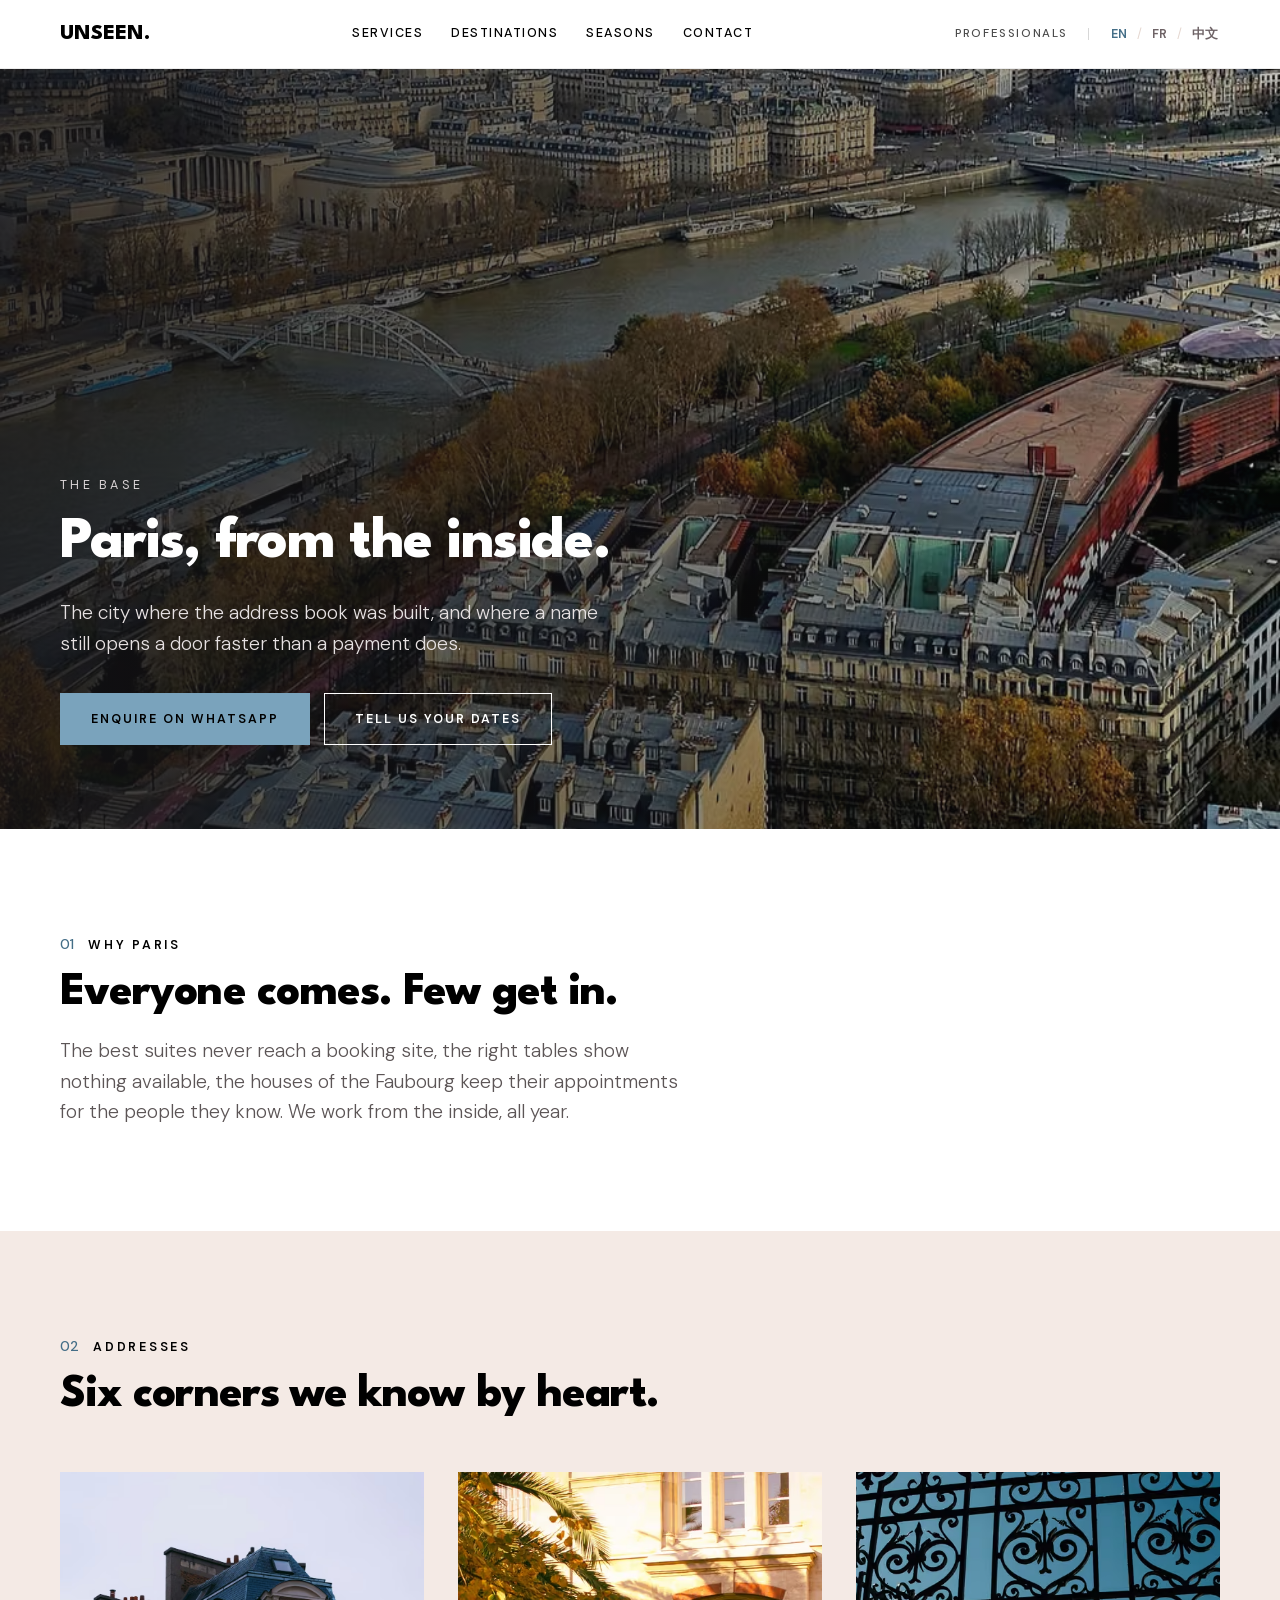
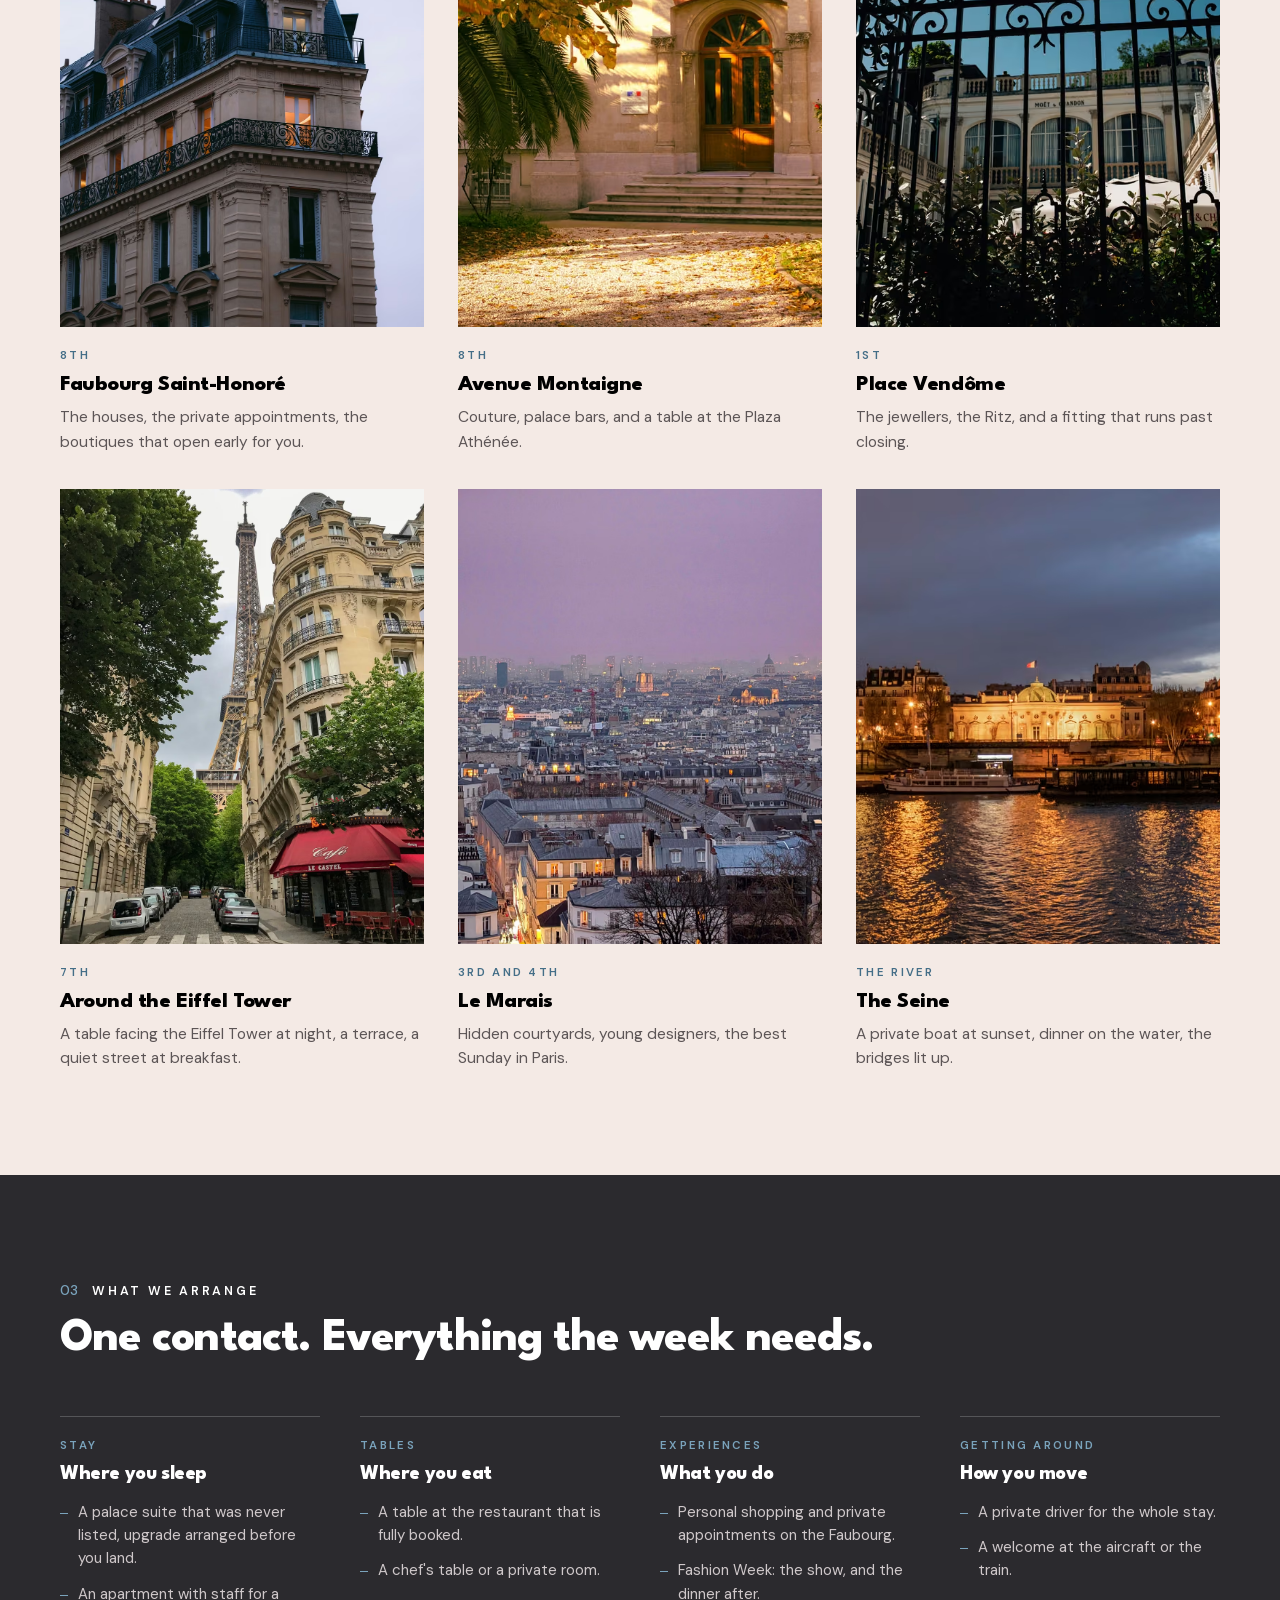
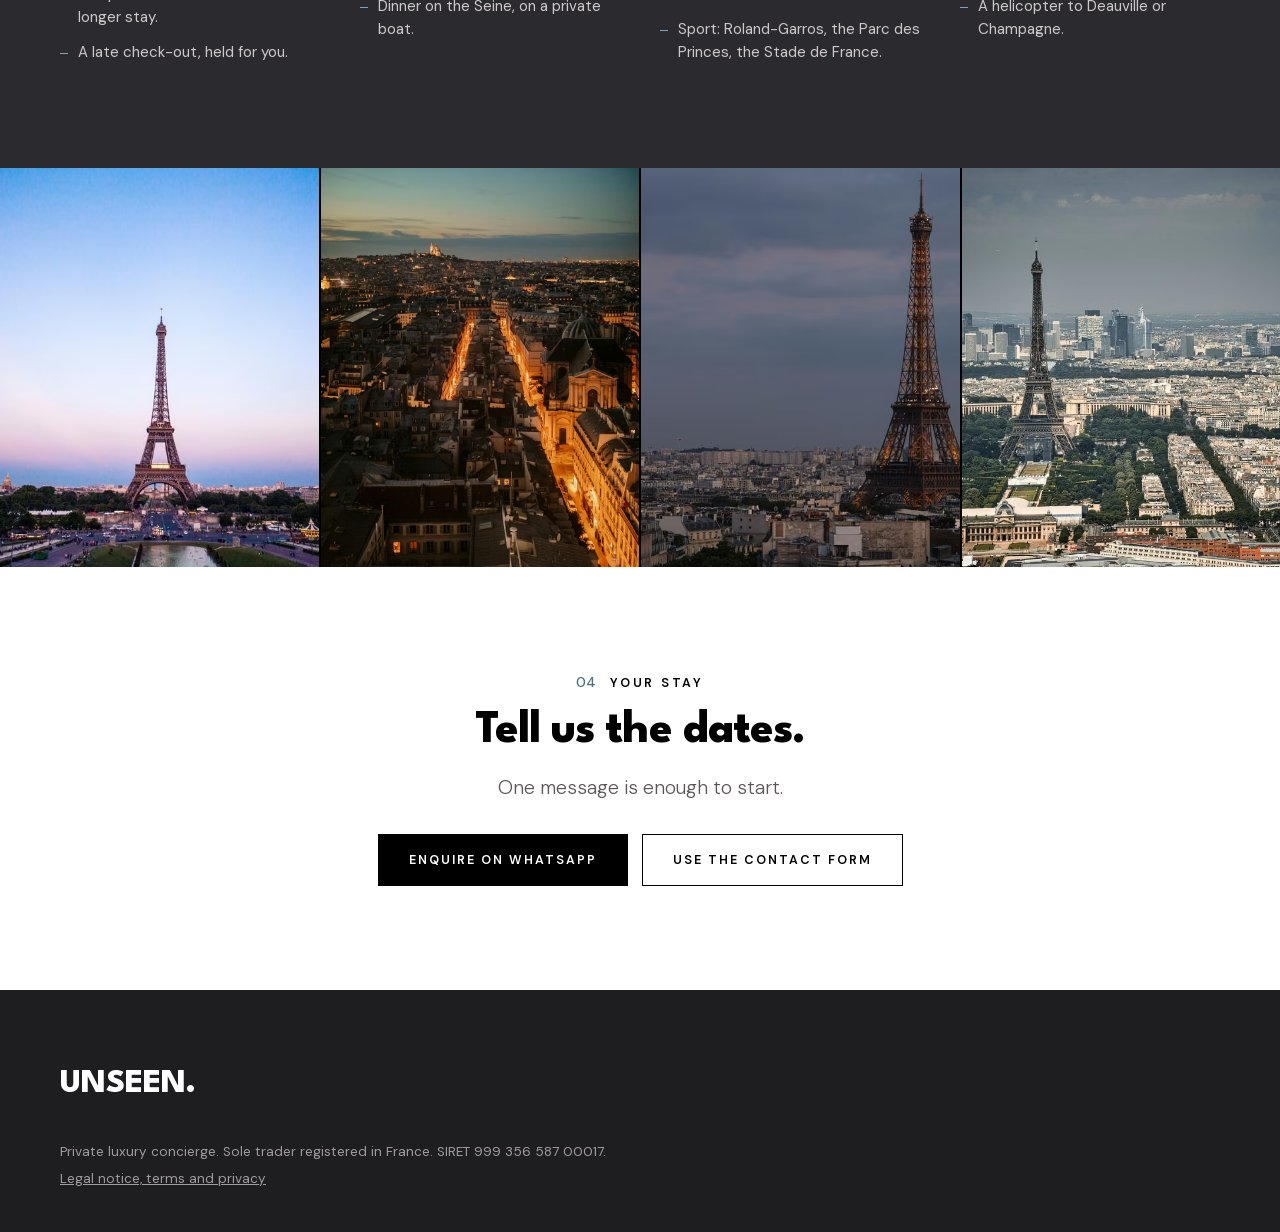
<file: site-unseen/paris.html>
<!DOCTYPE html>
<html lang="en">
<head>
<meta charset="utf-8">
<meta name="viewport" content="width=device-width, initial-scale=1, viewport-fit=cover">
<meta name="theme-color" content="#FFFFFF">
<title>UNSEEN. — Paris</title>
<meta property="og:type" content="website">
<meta property="og:site_name" content="UNSEEN.">
<meta property="og:url" content="https://unseenconciergerie.com/paris.html">
<meta property="og:title" content="UNSEEN. — Paris">
<meta property="og:description" content="UNSEEN. in Paris: palace suites, tables that show nothing available, private appointments on the Faubourg, Fashion Week, discreet drivers.">
<meta property="og:image" content="https://unseenconciergerie.com/img/og-paris.jpg">
<meta property="og:image:width" content="1200">
<meta property="og:image:height" content="630">
<meta name="twitter:card" content="summary_large_image">
<link rel="icon" href="/favicon-32.png" sizes="32x32" type="image/png">
<link rel="icon" href="/favicon-48.png" sizes="48x48" type="image/png">
<link rel="apple-touch-icon" href="/apple-touch-icon.png">
<meta name="description" content="UNSEEN. in Paris: palace suites, tables that show nothing available, private appointments on the Faubourg, Fashion Week, discreet drivers.">
<link rel="canonical" href="https://unseenconciergerie.com/paris.html">
<link rel="stylesheet" href="fonts.css">
<style>
/* Maquette de la page Professionals : charte V1.4 (noir, blanc, sable rosé, anthracite, accent de saison) */
:root{
  --noir:#000;--blanc:#FFF;--sable:#F4EAE5;--anthra:#2B2A2E;--trait:#E5D7D0;
  --texte-2:#5C5556;--texte-3:#6E6366;--clair:#E9C4B8;
  --accent:#7AA3BC;--sur-accent:#000;            /* remplacé par season.css */
  --max:1240px;--pad:40px;
}
*{box-sizing:border-box;margin:0;padding:0}
html{scroll-behavior:smooth;-webkit-text-size-adjust:100%}
body{background:var(--blanc);color:var(--noir);font-family:'DM Sans',system-ui,-apple-system,sans-serif;font-size:17px;line-height:1.65;-webkit-font-smoothing:antialiased}
img{display:block;max-width:100%}
a{color:inherit}
h1,h2,h3{font-family:'League Spartan',sans-serif;font-weight:800;letter-spacing:-.02em;line-height:1.04}
.wrap{max-width:var(--max);margin:0 auto;padding:0 var(--pad)}
section{padding:104px 0}
.sable{background:var(--sable)}
.sombre{background:var(--anthra);color:var(--blanc)}
.eyebrow{display:flex;gap:14px;align-items:baseline;margin-bottom:14px}
.eyebrow .n{color:var(--accent);font-size:14px;font-weight:500}
.eyebrow .t{font-size:12.5px;letter-spacing:.22em;text-transform:uppercase;font-weight:600}
h2{font-size:clamp(30px,4.2vw,46px);margin-bottom:18px}
.lede{font-weight:300;font-size:19px;line-height:1.6;color:var(--texte-2);max-width:640px}
.sombre .lede{color:#C9C3C5}
.btn{display:inline-flex;align-items:center;justify-content:center;min-height:52px;padding:0 30px;font-size:12.5px;letter-spacing:.16em;text-transform:uppercase;font-weight:600;text-decoration:none;border:1px solid currentColor;transition:background .2s,color .2s}
.btn-accent{background:var(--accent);border-color:var(--accent);color:var(--sur-accent)}
.btn-accent:hover{background:var(--blanc);border-color:var(--blanc);color:var(--noir)}
.btn-ghost{color:var(--blanc)}
.btn-ghost:hover{background:var(--blanc);color:var(--noir)}
.go{font-size:12.5px;letter-spacing:.14em;text-transform:uppercase;font-weight:600;text-decoration:none;border-bottom:2px solid var(--accent);padding-bottom:4px}

/* ---------- barre du haut + menu téléphone ---------- */
.top{position:sticky;top:0;z-index:50;background:rgba(255,255,255,.96);backdrop-filter:blur(10px);-webkit-backdrop-filter:blur(10px);border-bottom:1px solid rgba(0,0,0,.07)}
.top-in{max-width:var(--max);margin:0 auto;padding:16px var(--pad);display:flex;align-items:center;justify-content:space-between;gap:20px}
.mark{font-family:'League Spartan',sans-serif;font-weight:800;font-size:22px;text-decoration:none}
.nav{display:flex;gap:28px}
.nav a{font-size:12.5px;letter-spacing:.12em;text-transform:uppercase;text-decoration:none;font-weight:500;padding:6px 0;border-bottom:1px solid transparent}
.nav a:hover,.nav a.on{border-bottom-color:var(--accent)}
.lang{display:flex;gap:8px;font-size:12.5px;font-weight:600;color:var(--texte-3)}
.lang b{color:var(--noir)}
.burger{display:none;width:44px;height:44px;border:0;background:none;cursor:pointer;position:relative}
.burger span{position:absolute;left:11px;right:11px;height:1.5px;background:var(--noir);transition:transform .25s,opacity .25s}
.burger span:nth-child(1){top:16px}.burger span:nth-child(2){top:22px}.burger span:nth-child(3){top:28px}
.menu-open .burger span:nth-child(1){transform:translateY(6px) rotate(45deg)}
.menu-open .burger span:nth-child(2){opacity:0}
.menu-open .burger span:nth-child(3){transform:translateY(-6px) rotate(-45deg)}
.panel{position:fixed;inset:65px 0 0 0;background:var(--blanc);z-index:49;padding:30px 24px calc(30px + env(safe-area-inset-bottom));display:flex;flex-direction:column;gap:2px;transform:translateY(-8px);opacity:0;pointer-events:none;transition:opacity .25s,transform .25s}
.menu-open .panel{opacity:1;transform:none;pointer-events:auto}
.panel a{font-family:'League Spartan',sans-serif;font-weight:800;font-size:32px;text-decoration:none;padding:12px 0;border-bottom:1px solid var(--trait)}
.panel .bas{margin-top:auto;display:flex;flex-direction:column;gap:12px}
.panel .bas a{font-family:'DM Sans';font-weight:500;font-size:16px;border:0;padding:0}

/* ---------- haut de page ---------- */
.hero{position:relative;min-height:min(86vh,760px);display:flex;align-items:flex-end;color:var(--blanc);overflow:hidden;background:#000}
.hero img{position:absolute;inset:0;width:100%;height:100%;object-fit:cover}
.hero:after{content:"";position:absolute;inset:0;background:linear-gradient(90deg,rgba(20,19,22,.82) 0%,rgba(20,19,22,.45) 60%,rgba(20,19,22,.2) 100%)}
.hero-in{position:relative;z-index:2;max-width:var(--max);margin:0 auto;padding:0 var(--pad) 84px;width:100%}
.hero .k{font-size:12.5px;letter-spacing:.26em;text-transform:uppercase;color:#D8D2D4}
.hero h1{font-size:clamp(38px,6vw,76px);max-width:820px;margin-top:18px}
.hero p{margin-top:22px;max-width:560px;font-weight:300;font-size:19px;color:#E6E1E2}
.hero .row{margin-top:34px;display:flex;gap:14px;flex-wrap:wrap}

/* ---------- 01 ce qu'on prend en charge ---------- */
.split{display:grid;grid-template-columns:5fr 6fr;gap:72px;align-items:center}
.split-img{aspect-ratio:4/5;overflow:hidden}
.split-img img{width:100%;height:100%;object-fit:cover}
.prose{margin-top:24px;font-size:17px;line-height:1.85;color:var(--texte-2)}
.prose strong{color:var(--noir);font-weight:600}

/* ---------- 02 comment ça se passe ---------- */
.steps{list-style:none;display:grid;grid-template-columns:repeat(5,1fr);gap:28px;margin-top:56px;counter-reset:s}
.steps li{border-top:1px solid var(--noir);padding-top:18px;counter-increment:s}
.steps li:before{content:"0" counter(s);display:block;color:var(--accent);font-size:13px;font-weight:600;margin-bottom:10px}
.steps h3{font-size:20px;margin-bottom:8px}
.steps p{font-size:15px;color:var(--texte-2);line-height:1.6}

/* ---------- 03 par public : onglets (ordinateur) / défilement (téléphone) ---------- */
.tabs{display:flex;gap:8px;flex-wrap:wrap;margin-top:44px}
.tabs button{font:inherit;font-size:13.5px;font-weight:500;padding:11px 18px;border:1px solid rgba(255,255,255,.28);background:none;color:#D8D2D4;border-radius:999px;cursor:pointer;white-space:nowrap;transition:.2s}
.tabs button.on{background:var(--blanc);color:var(--noir);border-color:var(--blanc)}
.pubs{margin-top:34px}
.pub{display:none;grid-template-columns:1fr 1.1fr;gap:56px;align-items:center}
.pub.on{display:grid;animation:apparait .45s ease}
@keyframes apparait{from{opacity:0;transform:translateY(8px)}to{opacity:1;transform:none}}
.pub .ph{aspect-ratio:4/3;overflow:hidden}
.pub .ph img{width:100%;height:100%;object-fit:cover}
.pub .tag{font-size:11.5px;letter-spacing:.22em;text-transform:uppercase;color:var(--clair)}
.pub h3{font-size:clamp(26px,3vw,36px);margin-top:10px}
.pub p{margin-top:14px;color:#C9C3C5;font-size:16.5px}
.ex{margin-top:24px;border-left:2px solid var(--accent);padding:4px 0 4px 18px}
.ex b{display:block;font-size:11.5px;letter-spacing:.2em;text-transform:uppercase;color:var(--clair);font-weight:600;margin-bottom:6px}
.ex span{color:#EEE6E2;font-size:16px;line-height:1.65}

/* ---------- 04 partenaires : bandeau qui défile ---------- */
.marquee{pointer-events:none;-webkit-user-select:none;user-select:none;-webkit-tap-highlight-color:transparent;overflow:hidden;margin-top:44px;border-top:1px solid var(--trait);border-bottom:1px solid var(--trait);padding:38px 0;-webkit-mask-image:linear-gradient(90deg,transparent,#000 8%,#000 92%,transparent);mask-image:linear-gradient(90deg,transparent,#000 8%,#000 92%,transparent)}
.track{display:flex;align-items:center;gap:80px;width:max-content;animation:defile 36s linear infinite;will-change:transform;-webkit-backface-visibility:hidden;backface-visibility:hidden}
.track img{height:40px;width:auto;flex:none}
@keyframes defile{from{transform:translate3d(0,0,0)}to{transform:translate3d(-50%,0,0)}}
@media(prefers-reduced-motion:reduce){.track{animation:none;flex-wrap:wrap;justify-content:center;width:auto}}

/* ---------- 05 destinations ---------- */
.dests{display:grid;grid-template-columns:repeat(4,1fr);gap:16px;margin-top:44px}
.d{position:relative;aspect-ratio:3/4;overflow:hidden;color:var(--blanc);text-decoration:none;display:flex;align-items:flex-end}
.d img{position:absolute;inset:0;width:100%;height:100%;object-fit:cover;transition:transform .9s}
.d:hover img{transform:scale(1.05)}
.d:after{content:"";position:absolute;inset:0;background:linear-gradient(180deg,transparent 45%,rgba(20,19,22,.8))}
.d div{position:relative;z-index:2;padding:20px}
.d span{font-size:11px;letter-spacing:.22em;text-transform:uppercase;color:var(--clair)}
.d h3{font-size:26px;margin-top:4px}

/* ---------- 06 contact pro ---------- */
.contact{display:grid;grid-template-columns:1fr 1.1fr;gap:72px}
.ci{border-top:1px solid rgba(255,255,255,.14);padding:18px 0;display:flex;justify-content:space-between;gap:16px;flex-wrap:wrap}
.ci span{font-size:11.5px;letter-spacing:.2em;text-transform:uppercase;color:var(--clair)}
.ci a{text-decoration:none;font-weight:500}
form{display:grid;grid-template-columns:1fr 1fr;gap:20px 24px}
form .full{grid-column:1/-1}
label{display:block;font-size:11.5px;letter-spacing:.18em;text-transform:uppercase;color:#C9C3C5;margin-bottom:6px}
input,select,textarea{width:100%;font:inherit;font-size:16px;color:var(--blanc);background:transparent;border:0;border-bottom:1px solid rgba(255,255,255,.3);padding:10px 0;border-radius:0;-webkit-appearance:none;appearance:none;outline:none}
select option{color:#000}
input:focus,select:focus,textarea:focus{border-bottom-color:var(--accent)}
form .btn{border:0;cursor:pointer;justify-self:start}

footer{background:#1E1D20;color:#A39C9E;padding:60px 0 calc(40px + env(safe-area-inset-bottom));font-size:13.5px;line-height:2}
footer .mark{color:var(--blanc);font-size:34px}

/* apparition douce */
.rv{opacity:0;transform:translateY(20px);transition:opacity .9s,transform .9s}
.rv.in{opacity:1;transform:none}

/* bouton WhatsApp fixe sur téléphone */
.wa{display:none}

/* ================= TÉLÉPHONE ================= */
@media(max-width:900px){
  :root{--pad:22px}
  body{font-size:16.5px}
  section{padding:68px 0}
  .nav,.lang{display:none}
  .burger{display:block}
  .top-in{padding:10px var(--pad)}
  .hero{min-height:82svh}
  .hero:after{background:linear-gradient(180deg,rgba(20,19,22,.55) 0%,rgba(20,19,22,.7) 45%,rgba(20,19,22,.9) 100%)}
  .hero-in{padding-bottom:56px}
  .hero p{font-size:17px}
  .hero .row{flex-direction:column}
  .hero .btn{width:100%}
  .split{grid-template-columns:1fr;gap:28px}
  .split-img{aspect-ratio:16/11}
  .steps{grid-template-columns:1fr;gap:0;margin-top:30px}
  .steps li{display:grid;grid-template-columns:44px 1fr;gap:0 4px;padding:18px 0;border-top:1px solid var(--trait)}
  .steps li:before{grid-row:span 2;margin:0}
  .tabs{flex-wrap:nowrap;overflow-x:auto;margin:30px calc(var(--pad) * -1) 0;padding:0 var(--pad) 6px;scrollbar-width:none;-webkit-overflow-scrolling:touch;scroll-snap-type:x proximity}
  .tabs::-webkit-scrollbar{display:none}
  .tabs button{scroll-snap-align:start;min-height:44px}
  .pub,.pub.on{grid-template-columns:1fr;gap:22px}
  .pub .ph{aspect-ratio:16/11;margin:0 calc(var(--pad) * -1)}
  .marquee{padding:28px 0}
  .track{gap:52px;animation-duration:17s}
  .track img{height:30px}
  .dests{display:flex;overflow-x:auto;scroll-snap-type:x mandatory;gap:12px;margin:30px calc(var(--pad) * -1) 0;padding:0 var(--pad) 6px;scrollbar-width:none;-webkit-overflow-scrolling:touch}
  .dests::-webkit-scrollbar{display:none}
  .d{flex:0 0 72%;scroll-snap-align:start}
  .contact{grid-template-columns:1fr;gap:40px}
  form{grid-template-columns:1fr}
  form .btn{width:100%;justify-self:stretch}
  .wa{display:flex;position:fixed;right:16px;bottom:calc(16px + env(safe-area-inset-bottom));z-index:40;width:50px;height:50px;border-radius:50%;background:var(--accent);color:var(--sur-accent);align-items:center;justify-content:center;box-shadow:0 6px 18px rgba(0,0,0,.22);text-decoration:none}
  .wa svg{width:24px;height:24px}
}

.lang{align-items:center;line-height:1}
.lang span{color:var(--trait);font-weight:400}
.lang button{background:none;border:0;font:inherit;line-height:1;color:var(--texte-3);cursor:pointer;padding:6px 2px}
.lang button[aria-pressed="true"]{color:var(--noir)}
.panel .langs{display:flex;gap:14px}
.panel .langs button{background:none;border:0;font:inherit;font-size:16px;color:var(--texte-3);padding:6px 0;cursor:pointer}
.panel .langs button[aria-pressed="true"]{color:var(--noir)}
.ph picture,.split-img picture{display:block;height:100%}
.hero picture{position:absolute;inset:0}
.hero h1{font-size:clamp(34px,4.6vw,60px);max-width:760px}
.hero-in{padding-top:120px}
.tabs,.dests{scroll-padding-left:var(--pad)}
/* Téléphone : tout est visible tout de suite (l'apparition douce laissait des blocs vides sur iPhone) */
@media(max-width:900px){.rv,.reveal{opacity:1!important;transform:none!important;transition:none!important}}
:lang(zh) h1,:lang(zh) h2,:lang(zh) h3{font-family:'Noto Sans SC',sans-serif;font-weight:700;letter-spacing:0}

/* Pages de destination */
.cards{display:grid;grid-template-columns:repeat(3,1fr);gap:34px;margin-top:52px}
.cardd .ph{aspect-ratio:4/5;overflow:hidden;background:#111;margin-bottom:20px}
.cardd .ph picture{display:block;height:100%}
.cardd .ph img{width:100%;height:100%;object-fit:cover;transition:transform .6s}
.cardd:hover .ph img{transform:scale(1.04)}
.cardd .tag{display:block;font-size:11.5px;letter-spacing:.2em;text-transform:uppercase;color:var(--accent);font-weight:600;margin-bottom:8px}
.cardd h3{font-size:22px;margin-bottom:8px}
.cardd p{font-size:15.5px;color:var(--texte-2);line-height:1.6}
.rows{list-style:none;margin-top:44px;max-width:780px}
.rows li{display:flex;gap:20px;padding:20px 0;border-top:1px solid rgba(255,255,255,.14);font-size:17px;line-height:1.6}
.rows li:last-child{border-bottom:1px solid rgba(255,255,255,.14)}
.rows li b{color:var(--accent);font-weight:600;font-size:13px;flex:0 0 26px;padding-top:3px}
.cats{display:grid;grid-template-columns:repeat(4,1fr);gap:48px 40px;margin-top:52px}
.cats.trois{grid-template-columns:repeat(3,1fr)}
.cat{border-top:1px solid rgba(255,255,255,.2);padding-top:20px}
.cat .k2{display:block;font-size:11.5px;letter-spacing:.2em;text-transform:uppercase;color:var(--accent);font-weight:600}
.cat h3{font-size:20px;margin:8px 0 16px}
.cat ul{list-style:none;display:flex;flex-direction:column;gap:12px}
.cat li{position:relative;padding-left:18px;font-size:15px;line-height:1.55;color:#CFC8CA}
.cat li:before{content:"";position:absolute;left:0;top:.8em;width:8px;height:1px;background:var(--accent)}
.cat.large{grid-column:1/-1;display:grid;grid-template-columns:1fr 2fr;gap:0 40px;align-items:start}
.cat.large ul{flex-direction:row;flex-wrap:wrap;gap:12px 40px;padding-top:4px}
.cat.large li{flex:1 1 220px}
@media(max-width:900px){.cats,.cats.trois{display:flex;overflow-x:auto;scroll-snap-type:x mandatory;gap:14px;margin:32px calc(var(--pad) * -1) 0;padding:0 var(--pad) 8px;scroll-padding-left:var(--pad);scrollbar-width:none;-webkit-overflow-scrolling:touch}.cats::-webkit-scrollbar{display:none}.cat,.cat.large{flex:0 0 80%;scroll-snap-align:start;display:block;background:rgba(255,255,255,.04);padding:20px 18px 22px;border-top:2px solid var(--accent)}.cat.large ul{flex-direction:column}.cat.large li{flex:none}}
.mosaic{display:grid;grid-template-columns:repeat(4,1fr);gap:2px;background:#000}
.mosaic figure{margin:0;aspect-ratio:4/5;overflow:hidden}
.mosaic picture{display:block;height:100%}
.mosaic img{width:100%;height:100%;object-fit:cover}
.cta{text-align:center}
.cta .lede{margin:0 auto}
.cta .row{display:flex;gap:14px;justify-content:center;flex-wrap:wrap;margin-top:30px}
.cta .btn-noir{background:#000;color:#fff;border-color:#000}
.cta .btn-noir:hover{background:var(--accent);border-color:var(--accent);color:var(--sur-accent)}
.cta .btn-ligne{color:#000}
.cta .btn-ligne:hover{background:#000;color:#fff}
@media(max-width:900px){
  .cards{scroll-padding-left:var(--pad);display:flex;overflow-x:auto;scroll-snap-type:x mandatory;gap:16px;margin:32px calc(var(--pad) * -1) 0;padding:0 var(--pad) 8px;scrollbar-width:none;-webkit-overflow-scrolling:touch}
  .cards::-webkit-scrollbar{display:none}
  .cardd{flex:0 0 76%;scroll-snap-align:start}
  .mosaic{grid-template-columns:1fr 1fr}
  .mosaic figure{aspect-ratio:1/1}
  .cta .row{flex-direction:column}
  .cta .btn{width:100%}
}
/* Menu téléphone : même montage que l'accueil (fiable au toucher sur iPhone) */
.top{z-index:70}
.burger{z-index:2;touch-action:manipulation;-webkit-tap-highlight-color:transparent}
.burger span{pointer-events:none}
.panel{inset:0;padding-top:100px;visibility:hidden;transition:opacity .25s,transform .25s,visibility .25s}
.menu-open .panel{visibility:visible}
/* Langues visibles dans la barre sur téléphone, comme sur l'accueil */
@media(max-width:900px){.top .lang{display:flex;margin-left:auto}}

.panel .pro-q{margin-top:30px;font-size:14px;color:#6E6E6E}
.panel a.pro{font-family:'DM Sans',sans-serif;font-weight:600;font-size:17px;border-bottom:0;padding:6px 0 0}
.panel a.pro:after{content:" \2192"}

/* menu ordinateur : « Professionnels » à droite, juste avant les langues, séparé des liens clients */
.langsw a.pro,.lang a.pro{font-size:11.5px;letter-spacing:.14em;text-transform:uppercase;text-decoration:none;color:#000;font-weight:500;opacity:.7;margin-right:12px;padding-right:20px;border-right:1px solid rgba(0,0,0,.22);white-space:nowrap}
.langsw a.pro:hover,.lang a.pro:hover,.langsw a.pro.on,.lang a.pro.on{opacity:1}
@media(max-width:900px){.langsw a.pro,.lang a.pro{display:none}}
</style>
<link rel="stylesheet" href="season.css">
</head>
<body>

<header class="top">
  <div class="top-in">
    <a class="mark" href="index.html">UNSEEN.</a>
    <nav class="nav"><a href="index.html#services" data-en="Services" data-fr="Services" data-zh="服务">Services</a><a href="index.html#destinations" data-en="Destinations" data-fr="Destinations" data-zh="目的地">Destinations</a><a href="index.html#now" data-en="Seasons" data-fr="Saisons" data-zh="当季">Seasons</a><a href="#contact" data-en="Contact" data-fr="Contact" data-zh="联系我们">Contact</a></nav>
    <div class="lang">
      <a href="professionals.html" class="pro" data-en="Professionals" data-fr="Professionnels" data-zh="专业合作">Professionals</a><button type="button" data-l="en" aria-pressed="true">EN</button><span>/</span><button type="button" data-l="fr" aria-pressed="false">FR</button><span>/</span><button type="button" data-l="zh" aria-pressed="false" lang="zh">中文</button></div>
    <button class="burger" id="burger" type="button" aria-label="Menu" aria-expanded="false" aria-controls="panel"><span></span><span></span><span></span></button>
  </div>
</header>
<nav class="panel" id="panel" aria-hidden="true">
  <a href="index.html#services" data-en="Services" data-fr="Services" data-zh="服务">Services</a><a href="index.html#destinations" data-en="Destinations" data-fr="Destinations" data-zh="目的地">Destinations</a><a href="index.html#now" data-en="Seasons" data-fr="Saisons" data-zh="当季">Seasons</a><a href="#contact" data-en="Contact" data-fr="Contact" data-zh="联系我们">Contact</a>
      <span class="pro-q" data-en="Travel professional?" data-fr="Vous êtes professionnel du voyage ?" data-zh="您是旅游业专业人士？">Travel professional?</span>
      <a href="professionals.html" class="pro" data-en="Professionals" data-fr="Professionnels" data-zh="专业合作">Professionals</a>
  <div class="bas"><a href="https://wa.me/33613850733">WhatsApp</a><a href="#" data-u="contact" data-d="unseenconciergerie.com">contact&#64;unseenconciergerie.com</a><div class="langs"><button type="button" data-l="en" aria-pressed="true">EN</button><span>/</span><button type="button" data-l="fr" aria-pressed="false">FR</button><span>/</span><button type="button" data-l="zh" aria-pressed="false" lang="zh">中文</button></div></div>
</nav>

<div class="hero">
  <picture><source media="(max-width:900px)" type="image/avif" srcset="img/paris-hero-phone.avif"><source media="(max-width:900px)" type="image/webp" srcset="img/paris-hero-phone.webp"><source type="image/avif" srcset="img/paris-hero.avif"><img src="img/paris-hero.webp" alt="Paris and the Seine seen from above" data-alt-en="Paris and the Seine seen from above" data-alt-fr="Paris et la Seine vus d&#x27;en haut" data-alt-zh="俯瞰巴黎与塞纳河" fetchpriority="high"></picture>
  <div class="hero-in">
    <div class="k" data-en="The base" data-fr="Notre base" data-zh="大本营">The base</div>
    <h1 data-en="Paris, from the inside." data-fr="Paris, de l&#x27;intérieur." data-zh="走进真正的巴黎。">Paris, from the inside.</h1>
    <p data-en="The city where the address book was built, and where a name still opens a door faster than a payment does." data-fr="La ville où notre carnet d&#x27;adresses s&#x27;est construit, et où un nom ouvre encore les portes plus vite qu&#x27;une carte bancaire." data-zh="这是我们积累人脉的城市。在这里，一个名字依然比一笔钱更快打开一扇门。">The city where the address book was built, and where a name still opens a door faster than a payment does.</p>
    <div class="row"><a class="btn btn-accent" href="https://wa.me/33613850733" data-en="Enquire on WhatsApp" data-fr="Nous écrire sur WhatsApp" data-zh="WhatsApp咨询">Enquire on WhatsApp</a><a class="btn btn-ghost" href="#dates" data-en="Tell us your dates" data-fr="Indiquez-nous vos dates" data-zh="告诉我们您的日期">Tell us your dates</a></div>
  </div>
</div>

<section>
  <div class="wrap">
    <div class="eyebrow"><span class="n">01</span><span class="t" data-en="Why Paris" data-fr="Pourquoi Paris" data-zh="为何是巴黎">Why Paris</span></div>
    <h2 data-en="Everyone comes. Few get in." data-fr="Tout le monde y vient. Peu y entrent vraiment." data-zh="人人都来，进得去的却很少。">Everyone comes. Few get in.</h2>
    <p class="lede" data-en="The best suites never reach a booking site, the right tables show nothing available, the houses of the Faubourg keep their appointments for the people they know. We work from the inside, all year." data-fr="Les plus belles suites ne sont jamais proposées en ligne, les bonnes tables affichent complet, et les maisons du Faubourg-Saint-Honoré réservent leurs rendez-vous à ceux qu&#x27;elles connaissent. Nous y travaillons de l&#x27;intérieur, toute l&#x27;année." data-zh="最好的套房从不出现在预订网站上，对的餐厅永远显示客满，圣奥诺雷街的名店只把预约留给熟识的人。我们全年都在其中运作。">The best suites never reach a booking site, the right tables show nothing available, the houses of the Faubourg keep their appointments for the people they know. We work from the inside, all year.</p>
  </div>
</section>

<section class="sable">
  <div class="wrap">
    <div class="eyebrow"><span class="n">02</span><span class="t" data-en="Addresses" data-fr="Adresses" data-zh="去处">Addresses</span></div>
    <h2 data-en="Six corners we know by heart." data-fr="Six quartiers que nous connaissons par cœur." data-zh="六个我们烂熟于心的街区。">Six corners we know by heart.</h2>
    <div class="cards"><article class="cardd rv"><div class="ph"><picture><source type="image/avif" srcset="img/paris-faubourg.avif"><img src="img/paris-faubourg.webp" alt="A Haussmann building on the Faubourg" data-alt-en="A Haussmann building on the Faubourg" data-alt-fr="Un immeuble haussmannien du Faubourg" data-alt-zh="圣奥诺雷街的奥斯曼建筑" loading="lazy"></picture></div><span class="tag" data-en="8th" data-fr="8e" data-zh="第八区">8th</span><h3 data-en="Faubourg Saint-Honoré" data-fr="Faubourg Saint-Honoré" data-zh="圣奥诺雷街">Faubourg Saint-Honoré</h3><p data-en="The houses, the private appointments, the boutiques that open early for you." data-fr="Les grandes maisons, les rendez-vous privés, les boutiques qui ouvrent plus tôt pour vous." data-zh="各大名店、私人预约，以及为您提前开门的精品店。">The houses, the private appointments, the boutiques that open early for you.</p></article><article class="cardd rv"><div class="ph"><picture><source type="image/avif" srcset="img/paris-montaigne.avif"><img src="img/paris-montaigne.webp" alt="A Parisian doorway in autumn" data-alt-en="A Parisian doorway in autumn" data-alt-fr="Une porte parisienne en automne" data-alt-zh="秋日的巴黎门廊" loading="lazy"></picture></div><span class="tag" data-en="8th" data-fr="8e" data-zh="第八区">8th</span><h3 data-en="Avenue Montaigne" data-fr="Avenue Montaigne" data-zh="蒙田大道">Avenue Montaigne</h3><p data-en="Couture, palace bars, and a table at the Plaza Athénée." data-fr="La haute couture, les bars de palace, et une table au Plaza Athénée." data-zh="高级定制、殿堂酒店酒吧，以及雅典娜广场酒店的一张餐桌。">Couture, palace bars, and a table at the Plaza Athénée.</p></article><article class="cardd rv"><div class="ph"><picture><source type="image/avif" srcset="img/paris-vendome.avif"><img src="img/paris-vendome.webp" alt="Wrought-iron gates in Paris" data-alt-en="Wrought-iron gates in Paris" data-alt-fr="Des grilles en fer forgé à Paris" data-alt-zh="巴黎的铸铁大门" loading="lazy"></picture></div><span class="tag" data-en="1st" data-fr="1er" data-zh="第一区">1st</span><h3 data-en="Place Vendôme" data-fr="Place Vendôme" data-zh="旺多姆广场">Place Vendôme</h3><p data-en="The jewellers, the Ritz, and a fitting that runs past closing." data-fr="Les joailliers, le Ritz, et un essayage qui se prolonge après la fermeture." data-zh="顶级珠宝商、丽兹酒店，以及打烊后仍在继续的试衣。">The jewellers, the Ritz, and a fitting that runs past closing.</p></article><article class="cardd rv"><div class="ph"><picture><source type="image/avif" srcset="img/paris-tour.avif"><img src="img/paris-tour.webp" alt="A café street with the Eiffel Tower behind" data-alt-en="A café street with the Eiffel Tower behind" data-alt-fr="Une rue de café avec la tour Eiffel derrière" data-alt-zh="远处是埃菲尔铁塔的咖啡街" loading="lazy"></picture></div><span class="tag" data-en="7th" data-fr="7e" data-zh="第七区">7th</span><h3 data-en="Around the Eiffel Tower" data-fr="Autour de la tour Eiffel" data-zh="埃菲尔铁塔周边">Around the Eiffel Tower</h3><p data-en="A table facing the Eiffel Tower at night, a terrace, a quiet street at breakfast." data-fr="Un dîner face à la tour Eiffel illuminée, une terrasse, une rue tranquille au petit-déjeuner." data-zh="夜里正对埃菲尔铁塔的餐桌、一处露台，以及早餐时分安静的街道。">A table facing the Eiffel Tower at night, a terrace, a quiet street at breakfast.</p></article><article class="cardd rv"><div class="ph"><picture><source type="image/avif" srcset="img/paris-toits.avif"><img src="img/paris-toits.webp" alt="Paris rooftops at dusk" data-alt-en="Paris rooftops at dusk" data-alt-fr="Les toits de Paris au crépuscule" data-alt-zh="黄昏时的巴黎屋顶" loading="lazy"></picture></div><span class="tag" data-en="3rd and 4th" data-fr="3e et 4e" data-zh="第三、四区">3rd and 4th</span><h3 data-en="Le Marais" data-fr="Le Marais" data-zh="玛黑区">Le Marais</h3><p data-en="Hidden courtyards, young designers, the best Sunday in Paris." data-fr="Des cours cachées, de jeunes créateurs, le plus beau dimanche de Paris." data-zh="隐秘庭院、年轻设计师，还有巴黎最好的星期天。">Hidden courtyards, young designers, the best Sunday in Paris.</p></article><article class="cardd rv"><div class="ph"><picture><source type="image/avif" srcset="img/paris-seine.avif"><img src="img/paris-seine.webp" alt="The Seine at night" data-alt-en="The Seine at night" data-alt-fr="La Seine la nuit" data-alt-zh="夜色中的塞纳河" loading="lazy"></picture></div><span class="tag" data-en="The river" data-fr="Le fleuve" data-zh="塞纳河">The river</span><h3 data-en="The Seine" data-fr="La Seine" data-zh="塞纳河">The Seine</h3><p data-en="A private boat at sunset, dinner on the water, the bridges lit up." data-fr="Un bateau privé au coucher du soleil, un dîner sur l&#x27;eau, les ponts illuminés." data-zh="日落时的私人游船、水上晚餐，以及灯火通明的桥。">A private boat at sunset, dinner on the water, the bridges lit up.</p></article></div>
  </div>
</section>

<section class="sombre">
  <div class="wrap">
    <div class="eyebrow"><span class="n">03</span><span class="t" data-en="What we arrange" data-fr="Ce que nous organisons" data-zh="我们为您安排">What we arrange</span></div>
    <h2 data-en="One contact. Everything the week needs." data-fr="Un seul interlocuteur pour toute votre semaine." data-zh="一位联系人，满足这一周的所有需求。">One contact. Everything the week needs.</h2>
    <div class="cats"><div class="cat rv"><div><span class="k2" data-en="Stay" data-fr="Séjour" data-zh="住宿">Stay</span><h3 data-en="Where you sleep" data-fr="Où dormir" data-zh="下榻之处">Where you sleep</h3></div><ul><li><span data-en="A palace suite that was never listed, upgrade arranged before you land." data-fr="Une suite de palace introuvable en ligne, avec le surclassement réglé avant votre arrivée." data-zh="从未公开出售的殿堂级套房，落地前已安排好升级。">A palace suite that was never listed, upgrade arranged before you land.</span></li><li><span data-en="An apartment with staff for a longer stay." data-fr="Un appartement avec personnel pour un séjour plus long." data-zh="长住时，配备管家的公寓。">An apartment with staff for a longer stay.</span></li><li><span data-en="A late check-out, held for you." data-fr="Un late check-out, garanti." data-zh="确保延迟退房。">A late check-out, held for you.</span></li></ul></div><div class="cat rv"><div><span class="k2" data-en="Tables" data-fr="Tables" data-zh="餐桌">Tables</span><h3 data-en="Where you eat" data-fr="Où dîner" data-zh="用餐之处">Where you eat</h3></div><ul><li><span data-en="A table at the restaurant that is fully booked." data-fr="Une table dans un restaurant qui affiche complet." data-zh="在已经订满的餐厅里，为您留出一张桌子。">A table at the restaurant that is fully booked.</span></li><li><span data-en="A chef&#x27;s table or a private room." data-fr="Une table du chef ou un salon privé." data-zh="主厨餐桌或私人包厢。">A chef's table or a private room.</span></li><li><span data-en="Dinner on the Seine, on a private boat." data-fr="Un dîner sur la Seine, à bord d&#x27;un bateau privé." data-zh="在塞纳河的私人游船上晚餐。">Dinner on the Seine, on a private boat.</span></li></ul></div><div class="cat rv"><div><span class="k2" data-en="Experiences" data-fr="Expériences" data-zh="体验">Experiences</span><h3 data-en="What you do" data-fr="Que faire" data-zh="玩些什么">What you do</h3></div><ul><li><span data-en="Personal shopping and private appointments on the Faubourg." data-fr="Du personal shopping et des rendez-vous privés rue du Faubourg-Saint-Honoré." data-zh="私人购物顾问，以及圣奥诺雷街名店的私人预约。">Personal shopping and private appointments on the Faubourg.</span></li><li><span data-en="Fashion Week: the show, and the dinner after." data-fr="La Fashion Week : le défilé, et le dîner qui suit." data-zh="时装周：秀场，以及秀后的晚宴。">Fashion Week: the show, and the dinner after.</span></li><li><span data-en="Sport: Roland-Garros, the Parc des Princes, the Stade de France." data-fr="Le sport : Roland-Garros, le Parc des Princes, le Stade de France." data-zh="体育：罗兰·加洛斯、王子公园球场、法兰西体育场。">Sport: Roland-Garros, the Parc des Princes, the Stade de France.</span></li></ul></div><div class="cat rv"><div><span class="k2" data-en="Getting around" data-fr="Déplacements" data-zh="出行">Getting around</span><h3 data-en="How you move" data-fr="Se déplacer" data-zh="出行方式">How you move</h3></div><ul><li><span data-en="A private driver for the whole stay." data-fr="Un chauffeur privé pendant tout le séjour." data-zh="全程专属私人司机。">A private driver for the whole stay.</span></li><li><span data-en="A welcome at the aircraft or the train." data-fr="Un accueil au pied de l&#x27;avion ou du train." data-zh="机旁或站台迎接。">A welcome at the aircraft or the train.</span></li><li><span data-en="A helicopter to Deauville or Champagne." data-fr="Un hélicoptère pour Deauville ou la Champagne." data-zh="乘直升机前往多维尔或香槟区。">A helicopter to Deauville or Champagne.</span></li></ul></div></div>
  </div>
</section>

<div class="mosaic"><figure><picture><source type="image/avif" srcset="img/paris-m1.avif"><img src="img/paris-m1.webp" alt="The Eiffel Tower at dusk" data-alt-en="The Eiffel Tower at dusk" data-alt-fr="La tour Eiffel au crépuscule" data-alt-zh="黄昏中的埃菲尔铁塔" loading="lazy"></picture></figure><figure><picture><source type="image/avif" srcset="img/paris-m2.avif"><img src="img/paris-m2.webp" alt="Paris lit up at night" data-alt-en="Paris lit up at night" data-alt-fr="Paris illuminé la nuit" data-alt-zh="夜晚灯火通明的巴黎" loading="lazy"></picture></figure><figure><picture><source type="image/avif" srcset="img/paris-m3.avif"><img src="img/paris-m3.webp" alt="The Eiffel Tower under an evening sky" data-alt-en="The Eiffel Tower under an evening sky" data-alt-fr="La tour Eiffel sous un ciel du soir" data-alt-zh="傍晚天空下的埃菲尔铁塔" loading="lazy"></picture></figure><figure><picture><source type="image/avif" srcset="img/paris-m4.avif"><img src="img/paris-m4.webp" alt="Paris seen from above" data-alt-en="Paris seen from above" data-alt-fr="Paris vu d&#x27;en haut" data-alt-zh="俯瞰巴黎" loading="lazy"></picture></figure></div>

<section class="cta" id="dates">
  <div class="wrap">
    <div class="eyebrow" style="justify-content:center"><span class="n">04</span><span class="t" data-en="Your stay" data-fr="Votre séjour" data-zh="您的行程">Your stay</span></div>
    <h2 data-en="Tell us the dates." data-fr="Donnez-nous vos dates." data-zh="告诉我们日期。">Tell us the dates.</h2>
    <p class="lede" data-en="One message is enough to start." data-fr="Un message suffit pour commencer." data-zh="一条消息，即可开始。">One message is enough to start.</p>
    <div class="row"><a class="btn btn-noir" href="https://wa.me/33613850733" data-en="Enquire on WhatsApp" data-fr="Nous écrire sur WhatsApp" data-zh="WhatsApp咨询">Enquire on WhatsApp</a><a class="btn btn-ligne" href="index.html#contact" data-en="Use the contact form" data-fr="Remplir le formulaire" data-zh="使用联系表单">Use the contact form</a></div>
  </div>
</section>
<footer>
  <div class="wrap">
    <div class="mark">UNSEEN.</div>
    <div style="margin-top:20px"><span data-en="Private luxury concierge. Sole trader registered in France." data-fr="Conciergerie privée de luxe. Entreprise individuelle immatriculée en France." data-zh="私人尊享礼宾服务。法国注册个人企业。">Private luxury concierge. Sole trader registered in France.</span> SIRET 999 356 587 00017.
      <br><a href="legal.html"><span data-en="Legal notice, terms and privacy" data-fr="Mentions légales, conditions et confidentialité" data-zh="法律声明、条款与隐私">Legal notice, terms and privacy</span></a></div>
  </div>
</footer>

<a class="wa" href="https://wa.me/33613850733" aria-label="WhatsApp"><svg viewBox="0 0 24 24" fill="currentColor" aria-hidden="true"><path d="M12 2a10 10 0 0 0-8.6 15.1L2 22l5-1.3A10 10 0 1 0 12 2zm0 18.2c-1.5 0-3-.4-4.2-1.2l-.3-.2-3 .8.8-2.9-.2-.3A8.2 8.2 0 1 1 12 20.2zm4.5-6.1c-.2-.1-1.5-.7-1.7-.8-.2-.1-.4-.1-.6.1l-.8 1c-.1.2-.3.2-.5.1a6.7 6.7 0 0 1-3.3-2.9c-.2-.4.2-.4.7-1.3.1-.2 0-.3 0-.4l-.8-1.8c-.2-.5-.4-.4-.6-.4h-.5c-.2 0-.4.1-.6.3-.2.2-.8.8-.8 1.9s.8 2.2.9 2.4c.1.1 1.6 2.5 4 3.5 1.5.6 2.1.7 2.8.6.5-.1 1.5-.6 1.7-1.2.2-.6.2-1.1.2-1.2-.1-.1-.3-.2-.5-.3z"/></svg></a>

<script>
// Langues : même mémoire que la page d'accueil (localStorage « unseen-lang »)
(function(){
  var TITRES={en:'UNSEEN. — Paris',fr:'UNSEEN. — Paris',zh:'UNSEEN. — 巴黎'};
  function setLang(l){
    document.querySelectorAll('[data-en]').forEach(function(n){var v=n.getAttribute('data-'+l);if(v!==null)n.innerHTML=v;});
    document.querySelectorAll('[data-alt-en]').forEach(function(n){var v=n.getAttribute('data-alt-'+l);if(v!==null)n.setAttribute('alt',v);});
    document.documentElement.lang=l;document.title=TITRES[l];
    document.querySelectorAll('button[data-l]').forEach(function(b){b.setAttribute('aria-pressed',b.dataset.l===l?'true':'false');});
    try{localStorage.setItem('unseen-lang',l);}catch(e){}
  }
  document.querySelectorAll('button[data-l]').forEach(function(b){b.addEventListener('click',function(){setLang(b.dataset.l);});});
  var s=null;try{s=localStorage.getItem('unseen-lang');}catch(e){}
  var nav=(navigator.language||'').toLowerCase();
  if(s==='fr'||s==='zh')setLang(s);else if(!s&&nav.indexOf('zh')===0)setLang('zh');else if(!s&&nav.indexOf('fr')===0)setLang('fr');
})();
// Menu sur téléphone
var b=document.getElementById('burger'),pn=document.getElementById('panel');
b.onclick=function(){var o=document.body.classList.toggle('menu-open');b.setAttribute('aria-expanded',o);pn.setAttribute('aria-hidden',!o);};
pn.querySelectorAll('a').forEach(function(a){a.onclick=function(){document.body.classList.remove('menu-open');};});
// Apparition douce
var io=new IntersectionObserver(function(es){es.forEach(function(e){if(e.isIntersecting){e.target.classList.add('in');io.unobserve(e.target);}});},{threshold:.12});
document.querySelectorAll('.rv').forEach(function(el){io.observe(el);});
</script>
<script>
/* iPhone : le toucher ouvre le menu tout de suite, sans attendre le clic de Safari */
(function(){var b=document.getElementById('burger');if(!b)return;
b.addEventListener('touchend',function(e){e.preventDefault();b.click();},{passive:false});})();
</script>
<script>/* Adresses e-mail reconstituées à l'ouverture (protection contre les robots) */document.querySelectorAll('a[data-u]').forEach(function(a){a.href='mailto:'+a.dataset.u+'\u0040'+a.dataset.d+(a.dataset.q||'');});</script>
<!-- Cloudflare Web Analytics --><script defer src='https://static.cloudflareinsights.com/beacon.min.js' data-cf-beacon='{"token": "e276d22355ad4ef6a0ed2be285d84a83"}'></script><!-- End Cloudflare Web Analytics -->
</body>
</html>
</file>
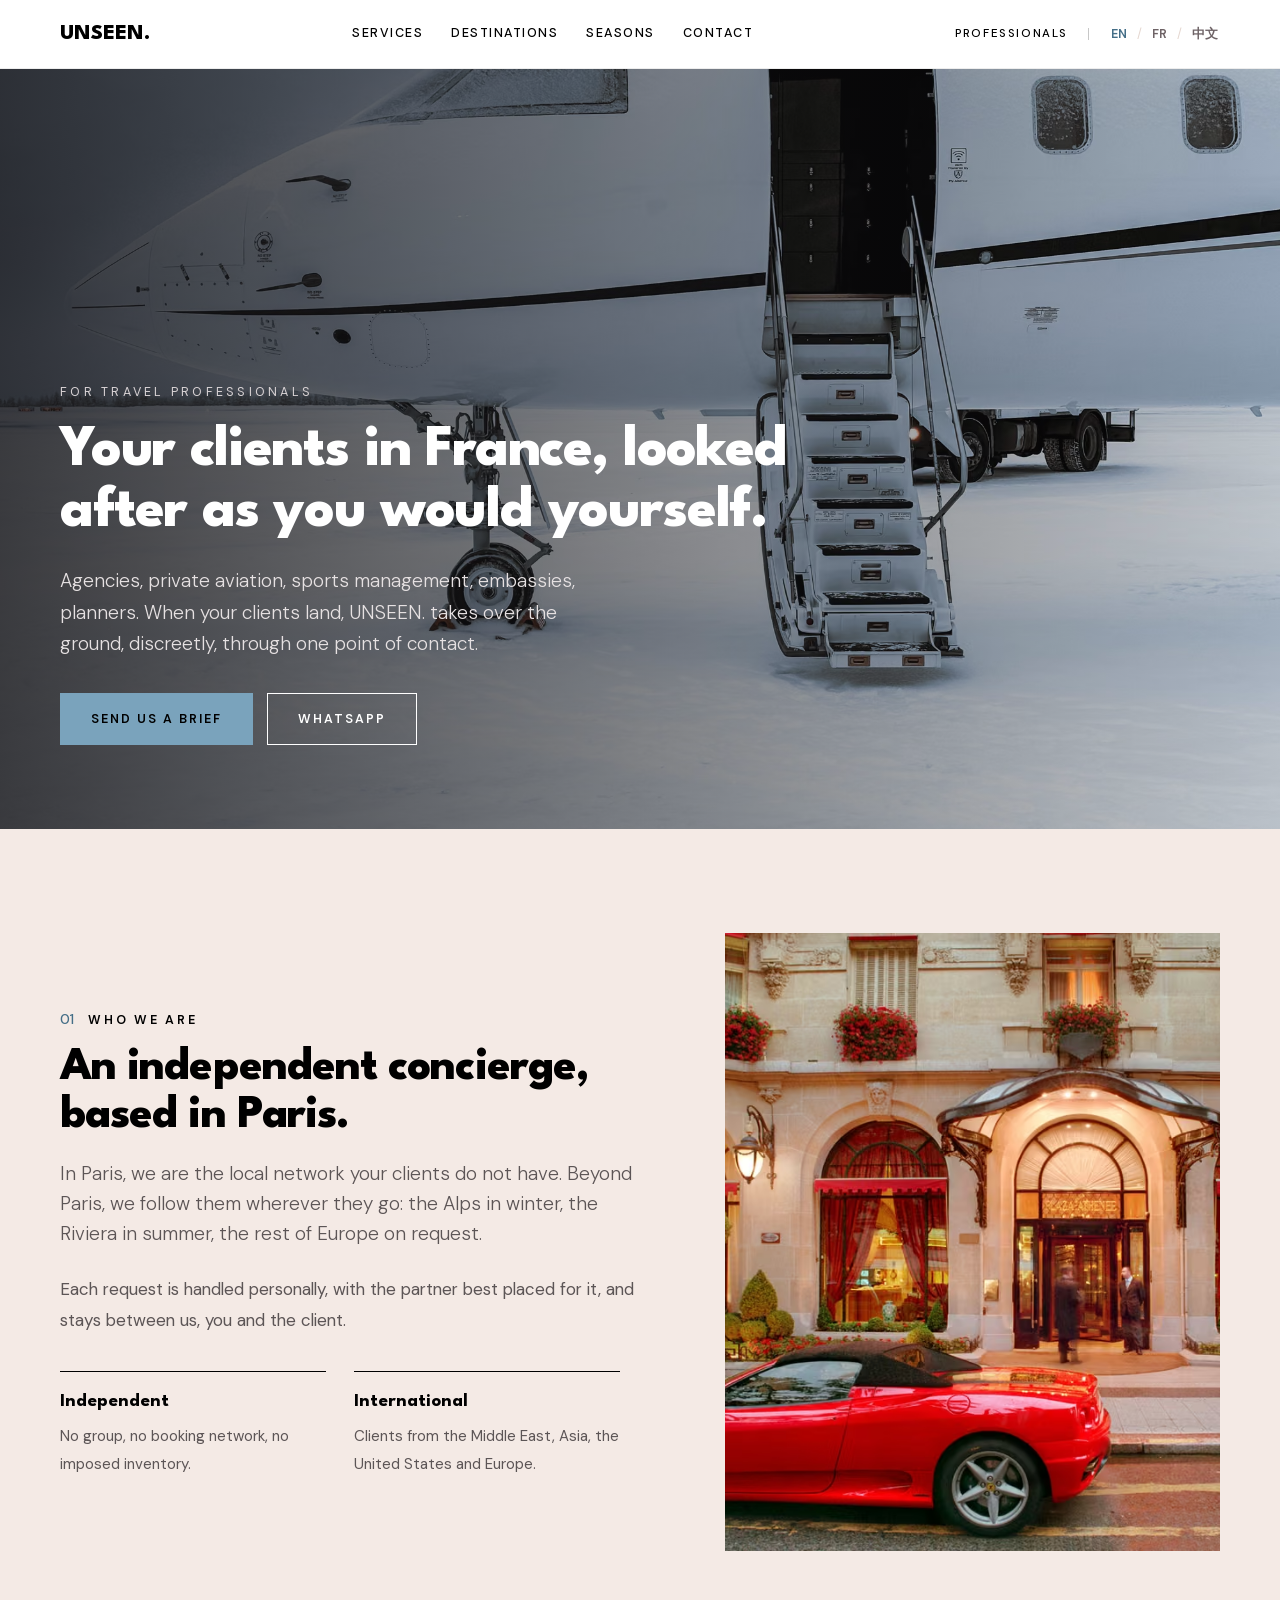
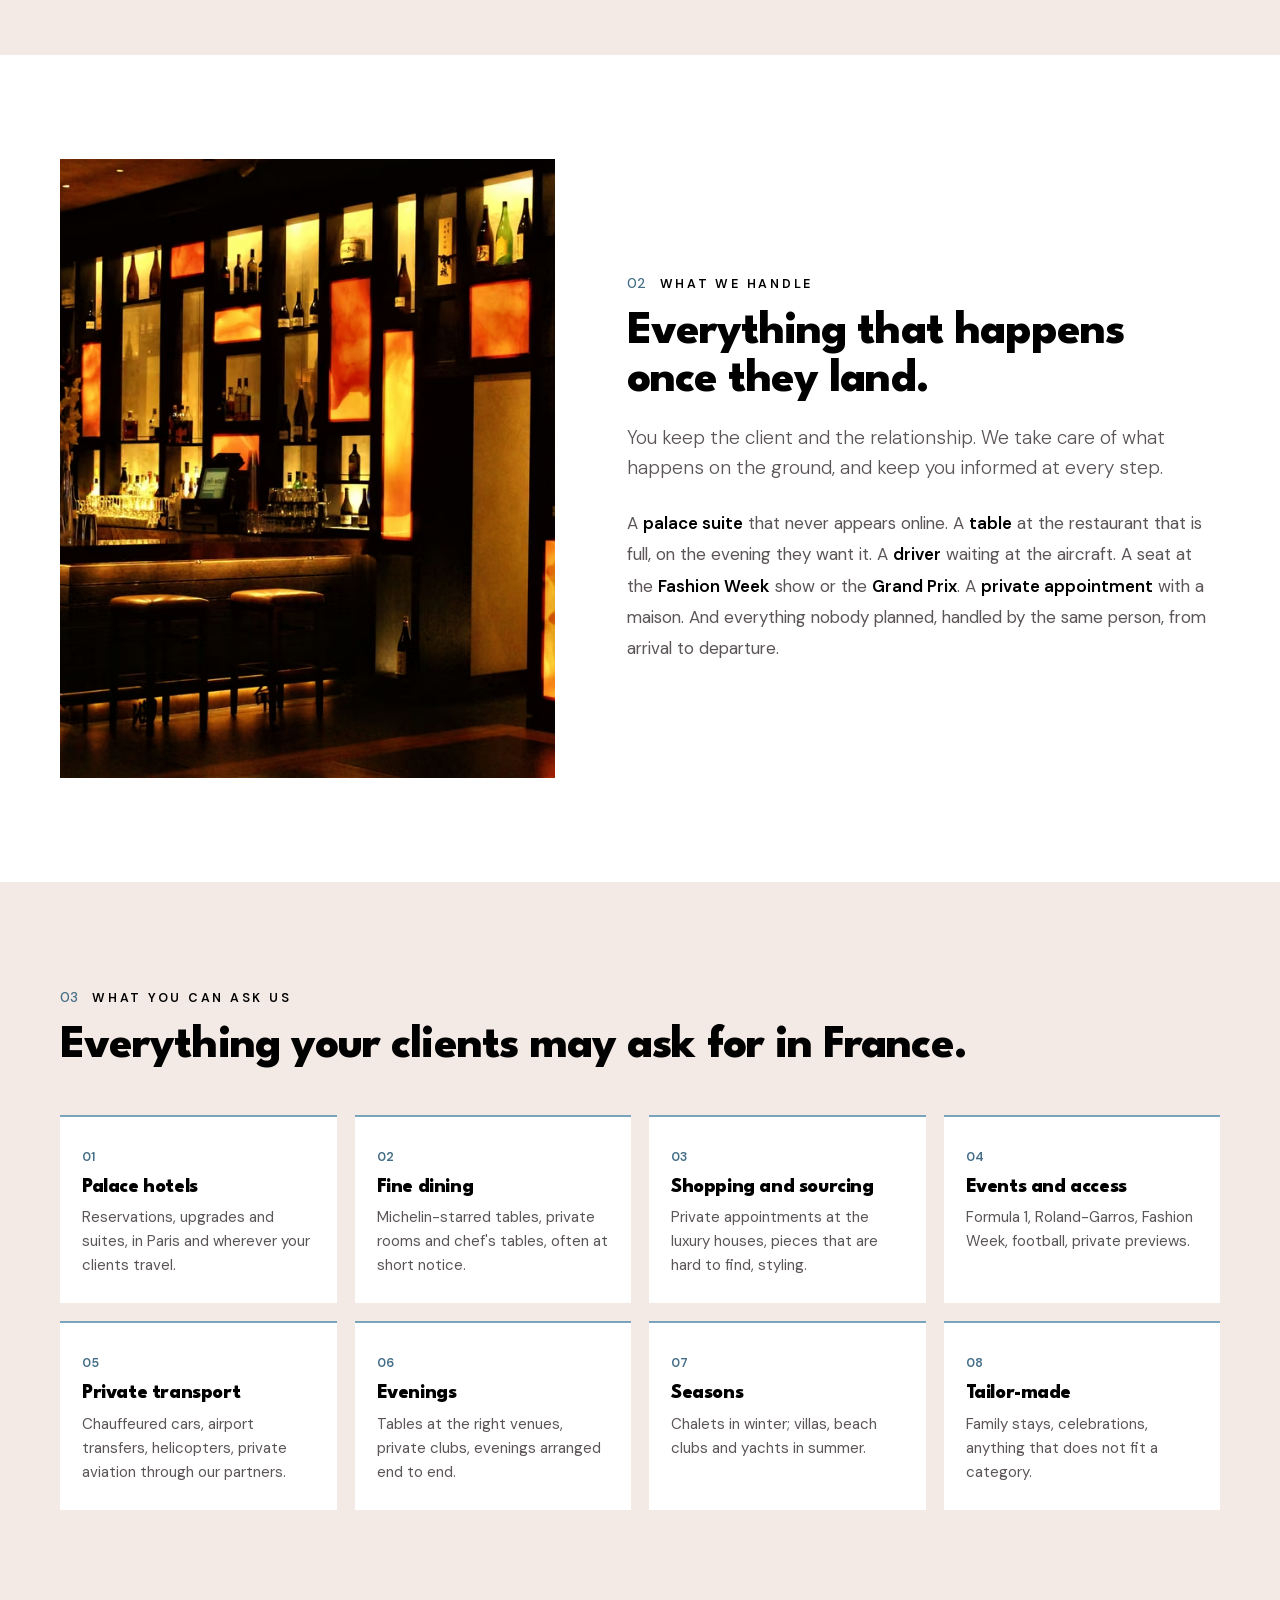
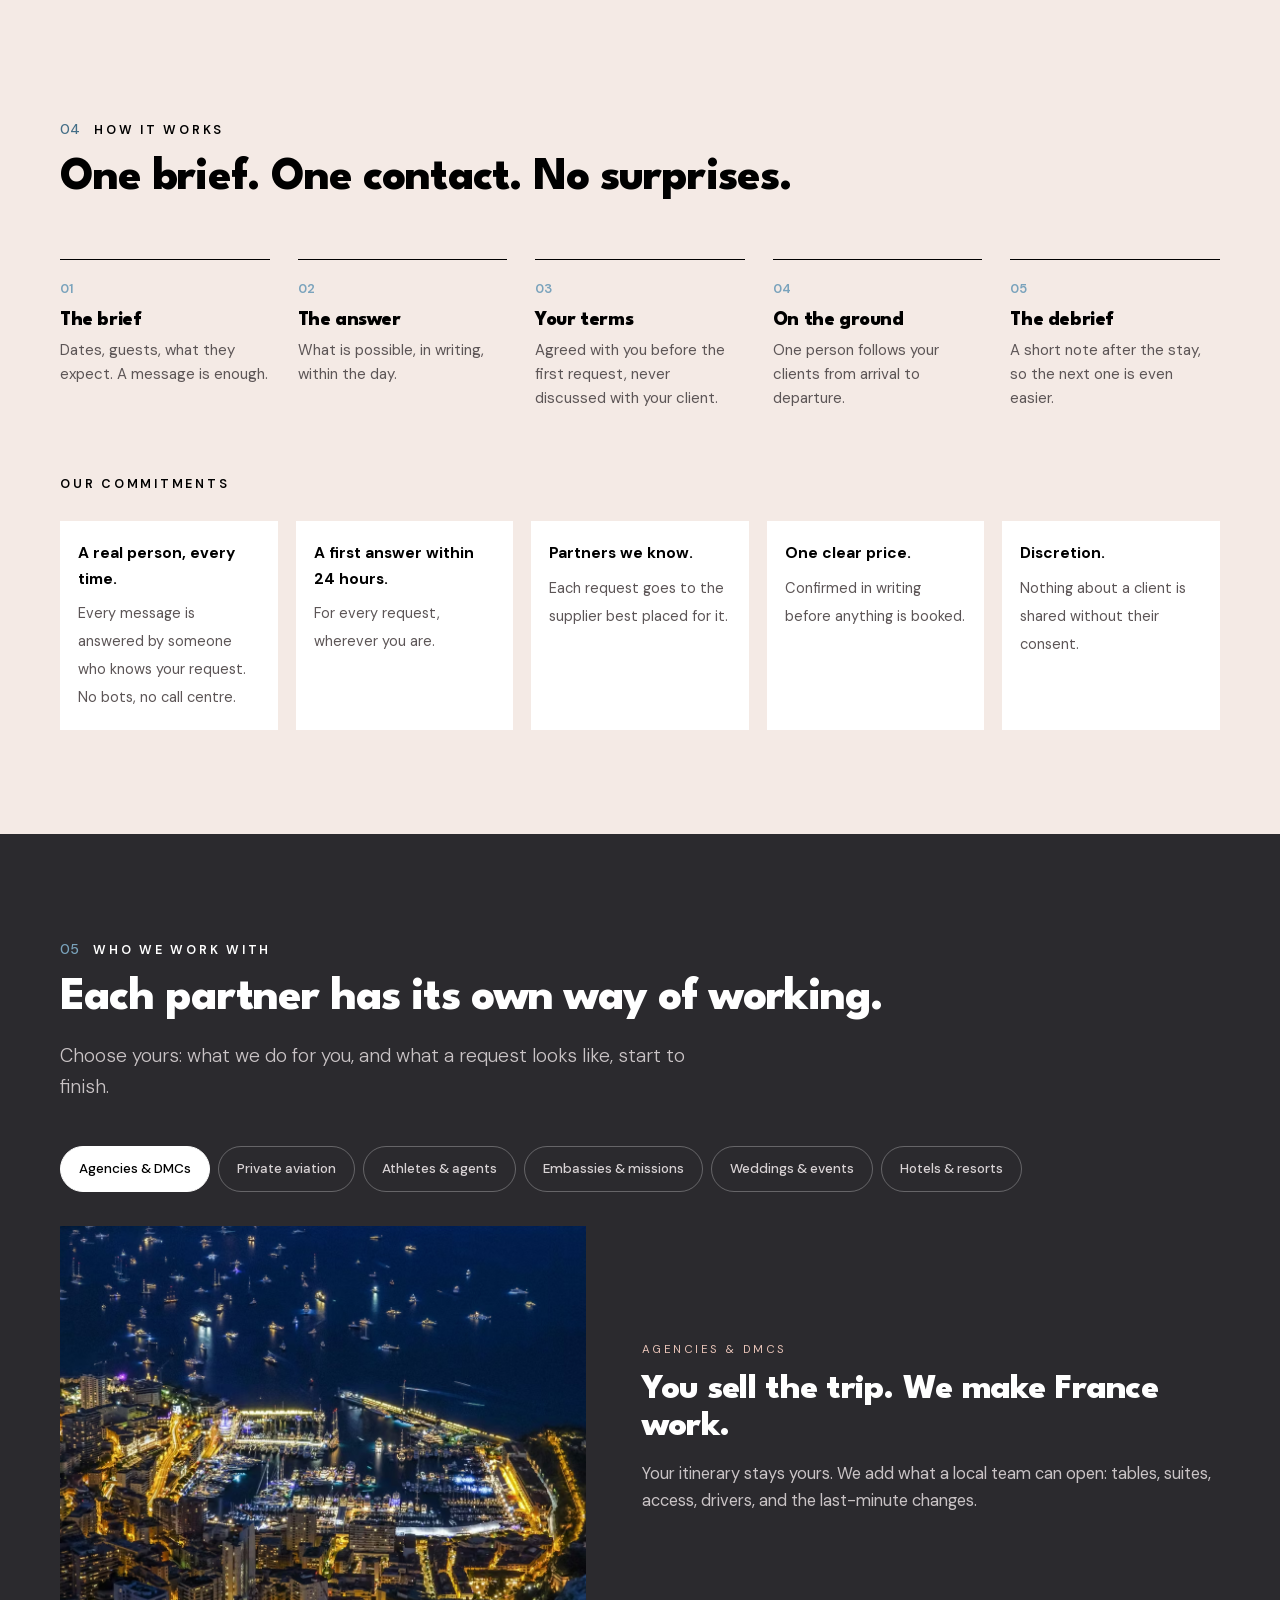
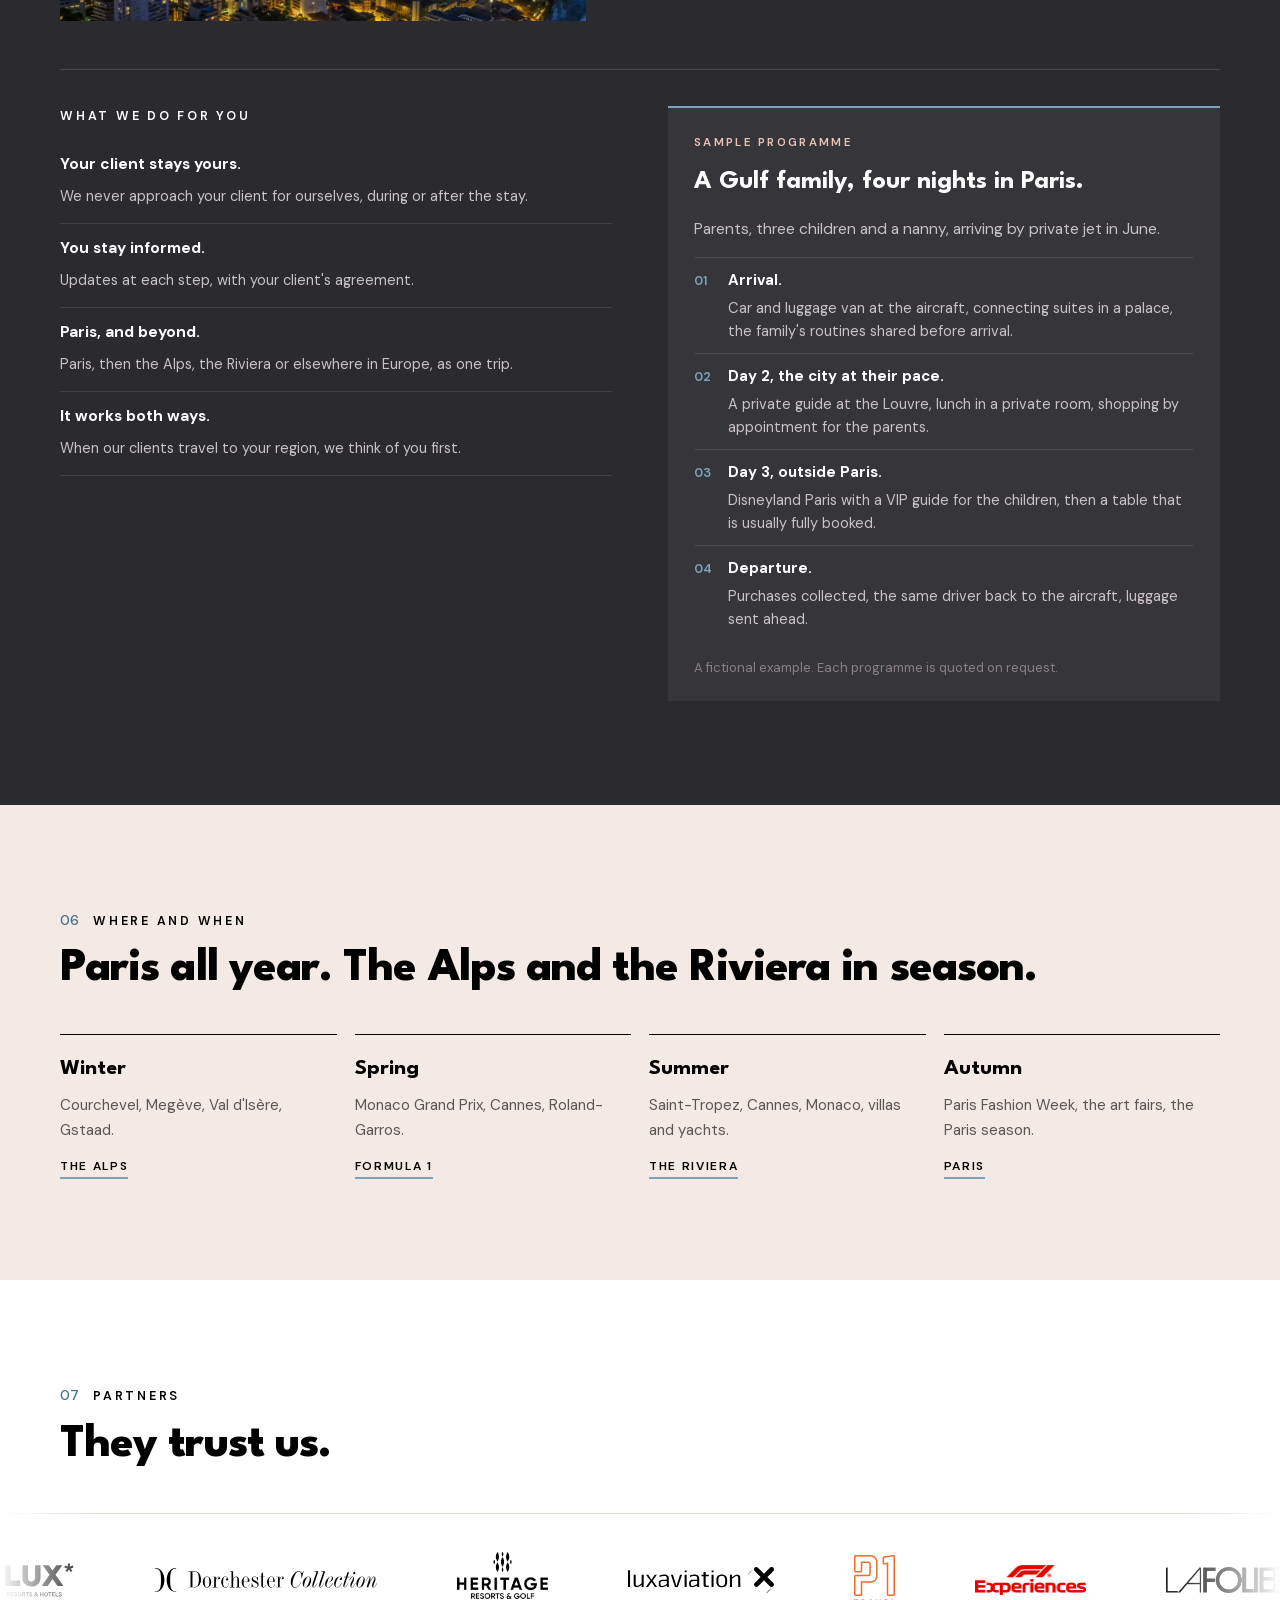
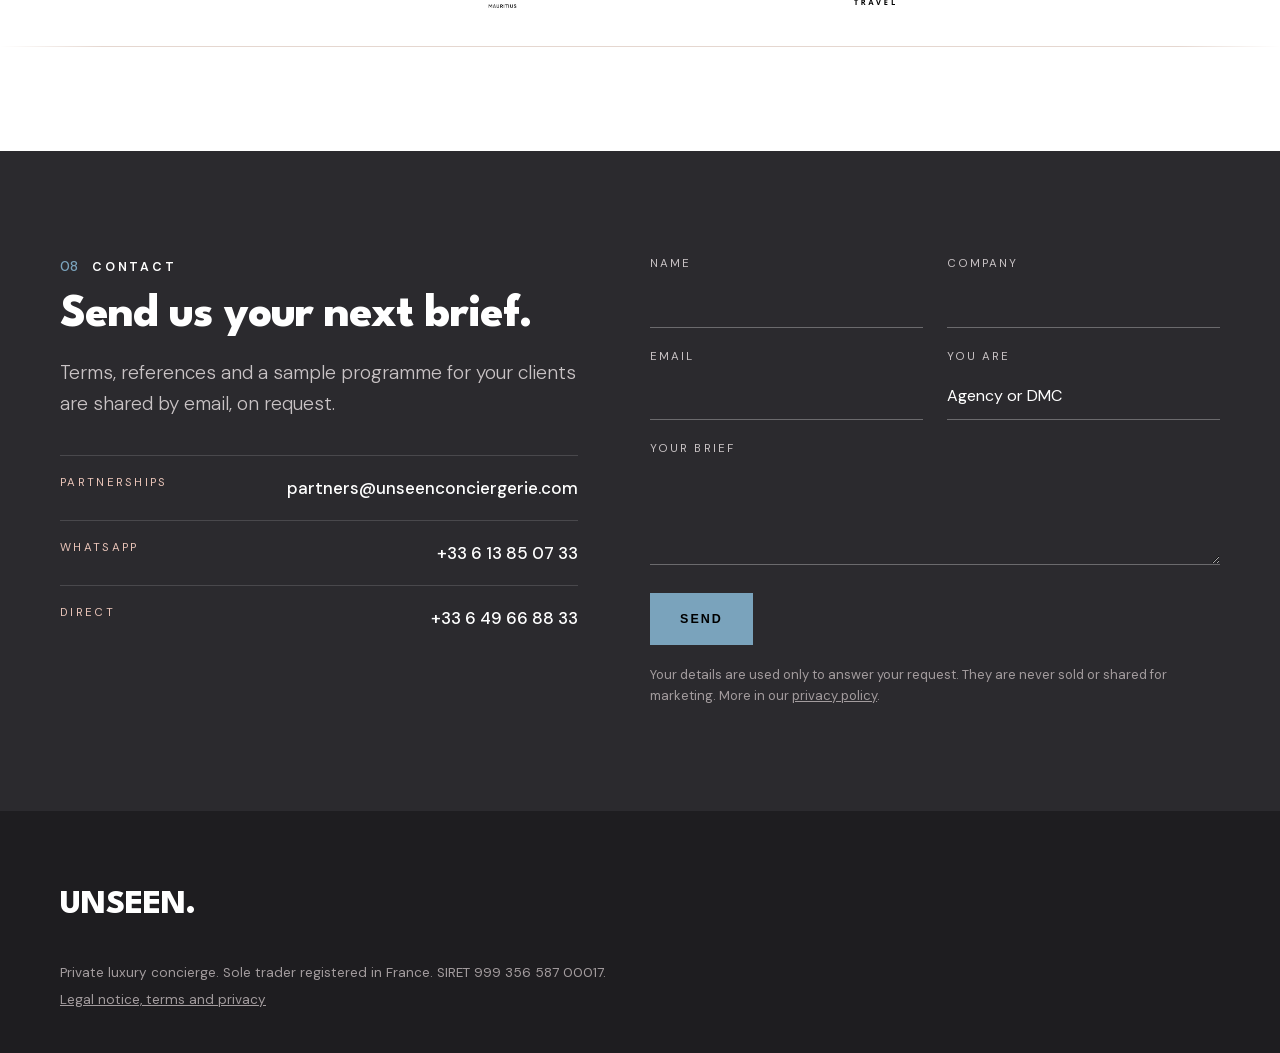
<file: site-unseen/professionals.html>
<!DOCTYPE html>
<html lang="en">
<head>
<meta charset="utf-8">
<meta name="viewport" content="width=device-width, initial-scale=1, viewport-fit=cover">
<meta name="theme-color" content="#FFFFFF">
<title>UNSEEN. — For travel professionals</title>
<meta property="og:type" content="website">
<meta property="og:site_name" content="UNSEEN.">
<meta property="og:url" content="https://unseenconciergerie.com/professionals.html">
<meta property="og:title" content="UNSEEN. — For travel professionals">
<meta property="og:description" content="UNSEEN. for travel agencies, DMCs, private aviation, sports management, embassies and planners: your clients in France, looked after through one point of contact.">
<meta property="og:image" content="https://unseenconciergerie.com/img/og-professionals.jpg">
<meta property="og:image:width" content="1200">
<meta property="og:image:height" content="630">
<meta name="twitter:card" content="summary_large_image">
<link rel="icon" href="/favicon-32.png" sizes="32x32" type="image/png">
<link rel="icon" href="/favicon-48.png" sizes="48x48" type="image/png">
<link rel="apple-touch-icon" href="/apple-touch-icon.png">
<meta name="description" content="UNSEEN. for travel agencies, DMCs, private aviation, sports management, embassies and planners: your clients in France, looked after through one point of contact.">
<link rel="canonical" href="https://unseenconciergerie.com/professionals.html">
<link rel="stylesheet" href="fonts.css">
<style>
/* Maquette de la page Professionals : charte V1.4 (noir, blanc, sable rosé, anthracite, accent de saison) */
:root{
  --noir:#000;--blanc:#FFF;--sable:#F4EAE5;--anthra:#2B2A2E;--trait:#E5D7D0;
  --texte-2:#5C5556;--texte-3:#6E6366;--clair:#E9C4B8;
  --accent:#7AA3BC;--sur-accent:#000;            /* remplacé par season.css */
  --max:1240px;--pad:40px;
}
*{box-sizing:border-box;margin:0;padding:0}
html{scroll-behavior:smooth;-webkit-text-size-adjust:100%}
body{background:var(--blanc);color:var(--noir);font-family:'DM Sans',system-ui,-apple-system,sans-serif;font-size:17px;line-height:1.65;-webkit-font-smoothing:antialiased}
img{display:block;max-width:100%}
a{color:inherit}
h1,h2,h3{font-family:'League Spartan',sans-serif;font-weight:800;letter-spacing:-.02em;line-height:1.04}
.wrap{max-width:var(--max);margin:0 auto;padding:0 var(--pad)}
section{padding:104px 0}
.sable{background:var(--sable)}
.sombre{background:var(--anthra);color:var(--blanc)}
.eyebrow{display:flex;gap:14px;align-items:baseline;margin-bottom:14px}
.eyebrow .n{color:var(--accent);font-size:14px;font-weight:500}
.eyebrow .t{font-size:12.5px;letter-spacing:.22em;text-transform:uppercase;font-weight:600}
h2{font-size:clamp(30px,4.2vw,46px);margin-bottom:18px}
.lede{font-weight:300;font-size:19px;line-height:1.6;color:var(--texte-2);max-width:640px}
.sombre .lede{color:#C9C3C5}
.btn{display:inline-flex;align-items:center;justify-content:center;min-height:52px;padding:0 30px;font-size:12.5px;letter-spacing:.16em;text-transform:uppercase;font-weight:600;text-decoration:none;border:1px solid currentColor;transition:background .2s,color .2s}
.btn-accent{background:var(--accent);border-color:var(--accent);color:var(--sur-accent)}
.btn-accent:hover{background:var(--blanc);border-color:var(--blanc);color:var(--noir)}
.btn-ghost{color:var(--blanc)}
.btn-ghost:hover{background:var(--blanc);color:var(--noir)}
.go{font-size:12.5px;letter-spacing:.14em;text-transform:uppercase;font-weight:600;text-decoration:none;border-bottom:2px solid var(--accent);padding-bottom:4px}

/* ---------- barre du haut + menu téléphone ---------- */
.top{position:sticky;top:0;z-index:50;background:rgba(255,255,255,.96);backdrop-filter:blur(10px);-webkit-backdrop-filter:blur(10px);border-bottom:1px solid rgba(0,0,0,.07)}
.top-in{max-width:var(--max);margin:0 auto;padding:16px var(--pad);display:flex;align-items:center;justify-content:space-between;gap:20px}
.mark{font-family:'League Spartan',sans-serif;font-weight:800;font-size:22px;text-decoration:none}
.nav{display:flex;gap:28px}
.nav a{font-size:12.5px;letter-spacing:.12em;text-transform:uppercase;text-decoration:none;font-weight:500;padding:6px 0;border-bottom:1px solid transparent}
.nav a:hover,.nav a.on{border-bottom-color:var(--accent)}
.lang{display:flex;gap:8px;font-size:12.5px;font-weight:600;color:var(--texte-3)}
.lang b{color:var(--noir)}
.burger{display:none;width:44px;height:44px;border:0;background:none;cursor:pointer;position:relative}
.burger span{position:absolute;left:11px;right:11px;height:1.5px;background:var(--noir);transition:transform .25s,opacity .25s}
.burger span:nth-child(1){top:16px}.burger span:nth-child(2){top:22px}.burger span:nth-child(3){top:28px}
.menu-open .burger span:nth-child(1){transform:translateY(6px) rotate(45deg)}
.menu-open .burger span:nth-child(2){opacity:0}
.menu-open .burger span:nth-child(3){transform:translateY(-6px) rotate(-45deg)}
.panel{position:fixed;inset:65px 0 0 0;background:var(--blanc);z-index:49;padding:30px 24px calc(30px + env(safe-area-inset-bottom));display:flex;flex-direction:column;gap:2px;transform:translateY(-8px);opacity:0;pointer-events:none;transition:opacity .25s,transform .25s}
.menu-open .panel{opacity:1;transform:none;pointer-events:auto}
.panel a{font-family:'League Spartan',sans-serif;font-weight:800;font-size:32px;text-decoration:none;padding:12px 0;border-bottom:1px solid var(--trait)}
.panel .bas{margin-top:auto;display:flex;flex-direction:column;gap:12px}
.panel .bas a{font-family:'DM Sans';font-weight:500;font-size:16px;border:0;padding:0}

/* ---------- haut de page ---------- */
.hero{position:relative;min-height:min(86vh,760px);display:flex;align-items:flex-end;color:var(--blanc);overflow:hidden;background:#000}
.hero img{position:absolute;inset:0;width:100%;height:100%;object-fit:cover}
.hero:after{content:"";position:absolute;inset:0;background:linear-gradient(90deg,rgba(20,19,22,.82) 0%,rgba(20,19,22,.45) 60%,rgba(20,19,22,.2) 100%)}
.hero-in{position:relative;z-index:2;max-width:var(--max);margin:0 auto;padding:0 var(--pad) 84px;width:100%}
.hero .k{font-size:12.5px;letter-spacing:.26em;text-transform:uppercase;color:#D8D2D4}
.hero h1{font-size:clamp(38px,6vw,76px);max-width:820px;margin-top:18px}
.hero p{margin-top:22px;max-width:560px;font-weight:300;font-size:19px;color:#E6E1E2}
.hero .row{margin-top:34px;display:flex;gap:14px;flex-wrap:wrap}

/* ---------- 01 ce qu'on prend en charge ---------- */
.split{display:grid;grid-template-columns:5fr 6fr;gap:72px;align-items:center}
.split-img{aspect-ratio:4/5;overflow:hidden}
.split-img img{width:100%;height:100%;object-fit:cover}
.prose{margin-top:24px;font-size:17px;line-height:1.85;color:var(--texte-2)}
.prose strong{color:var(--noir);font-weight:600}

/* ---------- 02 comment ça se passe ---------- */
.steps{list-style:none;display:grid;grid-template-columns:repeat(5,1fr);gap:28px;margin-top:56px;counter-reset:s}
.steps li{border-top:1px solid var(--noir);padding-top:18px;counter-increment:s}
.steps li:before{content:"0" counter(s);display:block;color:var(--accent);font-size:13px;font-weight:600;margin-bottom:10px}
.steps h3{font-size:20px;margin-bottom:8px}
.steps p{font-size:15px;color:var(--texte-2);line-height:1.6}

/* ---------- 03 par public : onglets (ordinateur) / défilement (téléphone) ---------- */
.tabs{display:flex;gap:8px;flex-wrap:wrap;margin-top:44px}
.tabs button{font:inherit;font-size:13.5px;font-weight:500;padding:11px 18px;border:1px solid rgba(255,255,255,.28);background:none;color:#D8D2D4;border-radius:999px;cursor:pointer;white-space:nowrap;transition:.2s}
.tabs button.on{background:var(--blanc);color:var(--noir);border-color:var(--blanc)}
.pubs{margin-top:34px}
.pub{display:none;grid-template-columns:1fr 1.1fr;gap:56px;align-items:center}
.pub.on{display:grid;animation:apparait .45s ease}
@keyframes apparait{from{opacity:0;transform:translateY(8px)}to{opacity:1;transform:none}}
.pub .ph{aspect-ratio:4/3;overflow:hidden}
.pub .ph img{width:100%;height:100%;object-fit:cover}
.pub .tag{font-size:11.5px;letter-spacing:.22em;text-transform:uppercase;color:var(--clair)}
.pub h3{font-size:clamp(26px,3vw,36px);margin-top:10px}
.pub p{margin-top:14px;color:#C9C3C5;font-size:16.5px}
.ex{margin-top:24px;border-left:2px solid var(--accent);padding:4px 0 4px 18px}
.ex b{display:block;font-size:11.5px;letter-spacing:.2em;text-transform:uppercase;color:var(--clair);font-weight:600;margin-bottom:6px}
.ex span{color:#EEE6E2;font-size:16px;line-height:1.65}

/* ---------- 04 partenaires : bandeau qui défile ---------- */
.marquee{pointer-events:none;-webkit-user-select:none;user-select:none;-webkit-tap-highlight-color:transparent;overflow:hidden;margin-top:44px;border-top:1px solid var(--trait);border-bottom:1px solid var(--trait);padding:38px 0;-webkit-mask-image:linear-gradient(90deg,transparent,#000 8%,#000 92%,transparent);mask-image:linear-gradient(90deg,transparent,#000 8%,#000 92%,transparent)}
.track{display:flex;align-items:center;gap:80px;width:max-content;animation:defile 36s linear infinite;will-change:transform;-webkit-backface-visibility:hidden;backface-visibility:hidden}
.track img{height:40px;width:auto;flex:none}
@keyframes defile{from{transform:translate3d(0,0,0)}to{transform:translate3d(-50%,0,0)}}
@media(prefers-reduced-motion:reduce){.track{animation:none;flex-wrap:wrap;justify-content:center;width:auto}}

/* ---------- 05 destinations ---------- */
.dests{display:grid;grid-template-columns:repeat(4,1fr);gap:16px;margin-top:44px}
.d{position:relative;aspect-ratio:3/4;overflow:hidden;color:var(--blanc);text-decoration:none;display:flex;align-items:flex-end}
.d img{position:absolute;inset:0;width:100%;height:100%;object-fit:cover;transition:transform .9s}
.d:hover img{transform:scale(1.05)}
.d:after{content:"";position:absolute;inset:0;background:linear-gradient(180deg,transparent 45%,rgba(20,19,22,.8))}
.d div{position:relative;z-index:2;padding:20px}
.d span{font-size:11px;letter-spacing:.22em;text-transform:uppercase;color:var(--clair)}
.d h3{font-size:26px;margin-top:4px}

/* ---------- 06 contact pro ---------- */
.contact{display:grid;grid-template-columns:1fr 1.1fr;gap:72px}
.ci{border-top:1px solid rgba(255,255,255,.14);padding:18px 0;display:flex;justify-content:space-between;gap:16px;flex-wrap:wrap}
.ci span{font-size:11.5px;letter-spacing:.2em;text-transform:uppercase;color:var(--clair)}
.ci a{text-decoration:none;font-weight:500}
form{display:grid;grid-template-columns:1fr 1fr;gap:20px 24px}
form .full{grid-column:1/-1}
label{display:block;font-size:11.5px;letter-spacing:.18em;text-transform:uppercase;color:#C9C3C5;margin-bottom:6px}
input,select,textarea{width:100%;font:inherit;font-size:16px;color:var(--blanc);background:transparent;border:0;border-bottom:1px solid rgba(255,255,255,.3);padding:10px 0;border-radius:0;-webkit-appearance:none;appearance:none;outline:none}
select option{color:#000}
input:focus,select:focus,textarea:focus{border-bottom-color:var(--accent)}
form .btn{border:0;cursor:pointer;justify-self:start}

footer{background:#1E1D20;color:#A39C9E;padding:60px 0 calc(40px + env(safe-area-inset-bottom));font-size:13.5px;line-height:2}
footer .mark{color:var(--blanc);font-size:34px}

/* apparition douce */
.rv{opacity:0;transform:translateY(20px);transition:opacity .9s,transform .9s}
.rv.in{opacity:1;transform:none}

/* bouton WhatsApp fixe sur téléphone */
.wa{display:none}

/* ================= TÉLÉPHONE ================= */
@media(max-width:900px){
  :root{--pad:22px}
  body{font-size:16.5px}
  section{padding:68px 0}
  .nav,.lang{display:none}
  .burger{display:block}
  .top-in{padding:10px var(--pad)}
  .hero{min-height:82svh}
  .hero:after{background:linear-gradient(180deg,rgba(20,19,22,.55) 0%,rgba(20,19,22,.7) 45%,rgba(20,19,22,.9) 100%)}
  .hero-in{padding-bottom:56px}
  .hero p{font-size:17px}
  .hero .row{flex-direction:column}
  .hero .btn{width:100%}
  .split{grid-template-columns:1fr;gap:28px}
  .split-img{aspect-ratio:16/11}
  .steps{grid-template-columns:1fr;gap:0;margin-top:30px}
  .steps li{display:grid;grid-template-columns:44px 1fr;gap:0 4px;padding:18px 0;border-top:1px solid var(--trait)}
  .steps li:before{grid-row:span 2;margin:0}
  .tabs{flex-wrap:nowrap;overflow-x:auto;margin:30px calc(var(--pad) * -1) 0;padding:0 var(--pad) 6px;scrollbar-width:none;-webkit-overflow-scrolling:touch;scroll-snap-type:x proximity}
  .tabs::-webkit-scrollbar{display:none}
  .tabs button{scroll-snap-align:start;min-height:44px}
  .pub,.pub.on{grid-template-columns:1fr;gap:22px}
  .pub .ph{aspect-ratio:16/11;margin:0 calc(var(--pad) * -1)}
  .marquee{padding:28px 0}
  .track{gap:52px;animation-duration:17s}
  .track img{height:30px}
  .dests{display:flex;overflow-x:auto;scroll-snap-type:x mandatory;gap:12px;margin:30px calc(var(--pad) * -1) 0;padding:0 var(--pad) 6px;scrollbar-width:none;-webkit-overflow-scrolling:touch}
  .dests::-webkit-scrollbar{display:none}
  .d{flex:0 0 72%;scroll-snap-align:start}
  .contact{grid-template-columns:1fr;gap:40px}
  form{grid-template-columns:1fr}
  form .btn{width:100%;justify-self:stretch}
  .wa{display:flex;position:fixed;right:16px;bottom:calc(16px + env(safe-area-inset-bottom));z-index:40;width:50px;height:50px;border-radius:50%;background:var(--accent);color:var(--sur-accent);align-items:center;justify-content:center;box-shadow:0 6px 18px rgba(0,0,0,.22);text-decoration:none}
  .wa svg{width:24px;height:24px}
}

.lang{align-items:center;line-height:1}
.lang span{color:var(--trait);font-weight:400}
.lang button{background:none;border:0;font:inherit;line-height:1;color:var(--texte-3);cursor:pointer;padding:6px 2px}
.lang button[aria-pressed="true"]{color:var(--noir)}
.panel .langs{display:flex;gap:14px}
.panel .langs button{background:none;border:0;font:inherit;font-size:16px;color:var(--texte-3);padding:6px 0;cursor:pointer}
.panel .langs button[aria-pressed="true"]{color:var(--noir)}
.ph picture,.split-img picture{display:block;height:100%}
.hero picture{position:absolute;inset:0}
.hero h1{font-size:clamp(34px,4.6vw,60px);max-width:760px}
.hero-in{padding-top:120px}
.tabs,.dests{scroll-padding-left:var(--pad)}
/* Téléphone : tout est visible tout de suite (l'apparition douce laissait des blocs vides sur iPhone) */
@media(max-width:900px){.rv,.reveal{opacity:1!important;transform:none!important;transition:none!important}}
:lang(zh) h1,:lang(zh) h2,:lang(zh) h3{font-family:'Noto Sans SC',sans-serif;font-weight:700;letter-spacing:0}
/* Menu téléphone : même montage que l'accueil (fiable au toucher sur iPhone) */
.top{z-index:70}
.burger{z-index:2;touch-action:manipulation;-webkit-tap-highlight-color:transparent}
.burger span{pointer-events:none}
.panel{inset:0;padding-top:100px;visibility:hidden;transition:opacity .25s,transform .25s,visibility .25s}
.menu-open .panel{visibility:visible}
/* Langues visibles dans la barre sur téléphone, comme sur l'accueil */
@media(max-width:900px){.top .lang{display:flex;margin-left:auto}}

/* ===== ajouts maquette 12c ===== */
.who{display:grid;grid-template-columns:6fr 5fr;gap:72px;align-items:center}
.who .ph{aspect-ratio:4/5;overflow:hidden}.who .ph img{width:100%;height:100%;object-fit:cover}
.facts{display:grid;grid-template-columns:repeat(2,1fr);gap:28px;margin-top:34px;max-width:560px}
.facts div{border-top:1px solid var(--noir);padding-top:14px}
.facts b{display:block;font-family:'League Spartan';font-size:19px;margin-bottom:4px}
.facts span{font-size:15px;color:var(--texte-2);line-height:1.55}
.svc{display:grid;grid-template-columns:repeat(4,1fr);gap:18px;margin-top:44px}
.svc div{background:var(--blanc);padding:24px 22px 26px;border-top:2px solid var(--accent)}
.svc .n{font-size:12.5px;color:var(--accent);font-weight:600}
.svc h3{font-size:20px;margin:8px 0}
.svc p{font-size:15px;color:var(--texte-2);line-height:1.6}
.engage{display:grid;grid-template-columns:repeat(5,1fr);gap:18px;margin-top:26px}
.engage div{background:var(--blanc);padding:20px 18px}
.engage b{display:block;font-size:15.5px;margin-bottom:6px}
.engage span{font-size:14.5px;color:var(--texte-2);line-height:1.55}
.sous{margin-top:64px;font-size:12.5px;letter-spacing:.22em;text-transform:uppercase;font-weight:600}
/* ce que nous faisons pour vous : cartes compactes */
.more{margin-top:48px;padding-top:36px;border-top:1px solid rgba(255,255,255,.14)}
.more .sous{margin-top:0;color:#fff}
.pts{list-style:none;display:grid;grid-template-columns:repeat(3,1fr);gap:14px;margin-top:20px}
.pts li{background:rgba(255,255,255,.05);padding:18px 18px 20px;border-top:2px solid var(--accent)}
.pts b{display:block;color:#fff;font-size:15.5px;margin-bottom:6px;line-height:1.35}
.pts span{color:#C9C3C5;font-size:14.5px;line-height:1.6}
/* exemple de programme : une ligne de jours */
.prog{margin-top:40px}
.prog .k{font-size:11.5px;letter-spacing:.2em;text-transform:uppercase;color:var(--clair);font-weight:600}
.prog h4{font-family:'League Spartan';font-size:26px;margin:8px 0 6px;color:#fff}
.prog .cadre{color:#C9C3C5;font-size:15.5px;max-width:720px}
.prog ol{list-style:none;counter-reset:j;display:grid;grid-template-columns:repeat(4,1fr);gap:14px;margin-top:20px}
.prog li{counter-increment:j;border-top:1px solid rgba(255,255,255,.3);padding-top:14px}
.prog li:before{content:counter(j,decimal-leading-zero);display:block;color:var(--accent);font-size:13px;font-weight:600;margin-bottom:6px}
.prog li b{display:block;color:#fff;font-size:15px;margin-bottom:4px}
.prog li span{display:block;color:#C9C3C5;font-size:14.5px;line-height:1.6}
.prog .note{margin-top:16px;font-size:13px;color:#8A8083}
/* où et quand : le lien toujours en bas de la colonne */
.seasons{display:grid;grid-template-columns:repeat(4,1fr);gap:18px;margin-top:40px}
.seasons a{display:flex;flex-direction:column;align-items:flex-start;text-decoration:none;border-top:1px solid var(--noir);padding-top:16px}
.seasons b{font-family:'League Spartan';font-size:22px}
.seasons span{margin-top:6px;font-size:15px;color:var(--texte-2)}
.seasons i{margin-top:auto;padding-top:14px;font-style:normal;font-size:12px;letter-spacing:.14em;text-transform:uppercase;font-weight:600}
.seasons i em{font-style:normal;border-bottom:2px solid var(--accent);padding-bottom:3px}
/* ORDINATEUR : la mise en page de la maquette 12a (liste à gauche, programme encadré à droite) */
@media(min-width:901px){
  .more{display:grid;grid-template-columns:1fr 1fr;gap:56px;align-items:start}
  .pts{display:block;margin-top:14px}
  .pts li{background:none;border-top:0;padding:14px 0;border-bottom:1px solid rgba(255,255,255,.1)}
  .prog{margin-top:0;background:rgba(255,255,255,.05);padding:26px 26px 22px;border-top:2px solid var(--accent)}
  .prog ol{display:block;margin-top:14px}
  .prog li{display:grid;grid-template-columns:34px 1fr;padding:10px 0;border-top:1px solid rgba(255,255,255,.1)}
  .prog li:before{margin:0;padding-top:2px}
}
/* téléphone : tous les ensembles défilent de gauche à droite, la carte suivante dépasse */
@media(max-width:900px){
  .who{grid-template-columns:1fr;gap:28px}.who .ph{aspect-ratio:16/11;order:-1}
  .facts{grid-template-columns:1fr 1fr;gap:16px}
  .svc,.engage,.seasons,.pts,.prog ol{display:flex;overflow-x:auto;scroll-snap-type:x mandatory;gap:12px;margin-left:calc(var(--pad) * -1);margin-right:calc(var(--pad) * -1);padding:0 var(--pad) 6px;scroll-padding-left:var(--pad);scrollbar-width:none;-webkit-overflow-scrolling:touch}
  .svc::-webkit-scrollbar,.engage::-webkit-scrollbar,.seasons::-webkit-scrollbar,.pts::-webkit-scrollbar,.prog ol::-webkit-scrollbar{display:none}
  .svc div,.engage div,.seasons a,.pts li{flex:0 0 78%;scroll-snap-align:start}
  .prog ol li{flex:0 0 72%;scroll-snap-align:start;background:rgba(255,255,255,.05);padding:14px 16px 16px;border-top:2px solid var(--accent)}
  .seasons a{background:var(--blanc);padding:16px 18px 18px}
  .more{margin-top:34px;padding-top:28px}
  .prog{margin-top:30px}.prog h4{font-size:22px}
}
</style>
<link rel="stylesheet" href="season.css">
</head>
<body>

<header class="top">
  <div class="top-in">
    <a class="mark" href="index.html">UNSEEN.</a>
    <nav class="nav"><a href="index.html#services" data-en="Services" data-fr="Services" data-zh="服务">Services</a><a href="index.html#destinations" data-en="Destinations" data-fr="Destinations" data-zh="目的地">Destinations</a><a href="index.html#now" data-en="Seasons" data-fr="Saisons" data-zh="当季">Seasons</a><a href="#contact" data-en="Contact" data-fr="Contact" data-zh="联系我们">Contact</a></nav>
    <div class="lang">
      <a href="professionals.html" class="on pro" data-en="Professionals" data-fr="Professionnels" data-zh="专业合作">Professionals</a><button type="button" data-l="en" aria-pressed="true">EN</button><span>/</span><button type="button" data-l="fr" aria-pressed="false">FR</button><span>/</span><button type="button" data-l="zh" aria-pressed="false" lang="zh">中文</button></div>
    <button class="burger" id="burger" type="button" aria-label="Menu" aria-expanded="false" aria-controls="panel"><span></span><span></span><span></span></button>
  </div>
</header>
<nav class="panel" id="panel" aria-hidden="true">
  <a href="index.html#services" data-en="Services" data-fr="Services" data-zh="服务">Services</a><a href="index.html#destinations" data-en="Destinations" data-fr="Destinations" data-zh="目的地">Destinations</a><a href="index.html#now" data-en="Seasons" data-fr="Saisons" data-zh="当季">Seasons</a><a href="#contact" data-en="Contact" data-fr="Contact" data-zh="联系我们">Contact</a>
      <span class="pro-q" data-en="Travel professional?" data-fr="Vous êtes professionnel du voyage ?" data-zh="您是旅游业专业人士？">Travel professional?</span>
      <a href="professionals.html" class="pro" data-en="Professionals" data-fr="Professionnels" data-zh="专业合作">Professionals</a>
  <div class="bas"><a href="https://wa.me/33613850733">WhatsApp</a><a href="#" data-u="contact" data-d="unseenconciergerie.com">contact&#64;unseenconciergerie.com</a><div class="langs"><button type="button" data-l="en" aria-pressed="true">EN</button><span>/</span><button type="button" data-l="fr" aria-pressed="false">FR</button><span>/</span><button type="button" data-l="zh" aria-pressed="false" lang="zh">中文</button></div></div>
</nav>

<div class="hero">
  <picture><source type="image/avif" srcset="img/pro-hero.avif"><img src="img/pro-hero.webp" alt="A private jet on a snowy runway" data-alt-en="A private jet on a snowy runway" data-alt-fr="Un jet privé sur une piste enneigée" data-alt-zh="停在雪地跑道上的私人飞机" fetchpriority="high"></picture>
  <div class="hero-in">
    <div class="k" data-en="For travel professionals" data-fr="Pour les professionnels du voyage" data-zh="致旅行行业伙伴">For travel professionals</div>
    <h1 data-en="Your clients in France, looked after as you would yourself." data-fr="Vos clients en France, comme si vous étiez là." data-zh="您的客户在法国，我们像您一样用心照料。">Your clients in France, looked after as you would yourself.</h1>
    <p data-en="Agencies, private aviation, sports management, embassies, planners. When your clients land, UNSEEN. takes over the ground, discreetly, through one point of contact." data-fr="Agences de voyage, aviation privée, agents de sportifs, ambassades, organisateurs de mariages : dès que vos clients posent le pied en France, UNSEEN. prend le relais, en toute discrétion, avec un interlocuteur unique." data-zh="旅行社、私人航空、体育经纪、使馆、活动策划。您的客户一落地，UNSEEN.便低调接手地面的一切，全程只需一位联系人。">Agencies, private aviation, sports management, embassies, planners. When your clients land, UNSEEN. takes over the ground, discreetly, through one point of contact.</p>
    <div class="row"><a class="btn btn-accent" href="#contact" data-en="Send us a brief" data-fr="Envoyer une demande" data-zh="提交需求">Send us a brief</a><a class="btn btn-ghost" href="https://wa.me/33613850733">WhatsApp</a></div>
  </div>
</div>


<section class="sable">
  <div class="wrap who">
    <div>
      <div class="eyebrow"><span class="n">01</span><span class="t" data-en="Who we are" data-fr="Qui nous sommes" data-zh="关于我们">Who we are</span></div>
      <h2 data-en="An independent concierge, based in Paris." data-fr="Une conciergerie indépendante, installée à Paris." data-zh="一家扎根巴黎的独立礼宾机构。">An independent concierge, based in Paris.</h2>
      <p class="lede" data-en="In Paris, we are the local network your clients do not have. Beyond Paris, we follow them wherever they go: the Alps in winter, the Riviera in summer, the rest of Europe on request." data-fr="À Paris, nous sommes le carnet d&#x27;adresses que vos clients n&#x27;ont pas. Et quand ils quittent la capitale, nous les suivons : dans les Alpes l&#x27;hiver, sur la Riviera l&#x27;été, ailleurs en Europe s&#x27;ils le souhaitent." data-zh="在巴黎，我们就是您的客户所缺少的那份本地人脉。离开巴黎，我们同样随行：冬季的阿尔卑斯，夏季的蔚蓝海岸，以及他们想去的欧洲任何地方。">In Paris, we are the local network your clients do not have. Beyond Paris, we follow them wherever they go: the Alps in winter, the Riviera in summer, the rest of Europe on request.</p>
      <p class="prose" data-en="Each request is handled personally, with the partner best placed for it, and stays between us, you and the client." data-fr="Chaque demande est traitée personnellement, confiée au partenaire le plus à même d&#x27;y répondre, et reste entre vous, votre client et nous." data-zh="每一项需求都由专人亲自处理，交给最合适的合作伙伴完成，并且只在您、您的客户与我们之间。">Each request is handled personally, with the partner best placed for it, and stays between us, you and the client.</p>
      <div class="facts"><div><b data-en="Independent" data-fr="Indépendante" data-zh="独立">Independent</b><span data-en="No group, no booking network, no imposed inventory." data-fr="Ni groupe, ni réseau de réservation, ni offre imposée." data-zh="不隶属任何集团或预订网络，没有必须推销的固定产品。">No group, no booking network, no imposed inventory.</span></div><div><b data-en="International" data-fr="Internationale" data-zh="国际化">International</b><span data-en="Clients from the Middle East, Asia, the United States and Europe." data-fr="Une clientèle venue du Moyen-Orient, d&#x27;Asie, des États-Unis et d&#x27;Europe." data-zh="客户来自中东、亚洲、美国与欧洲。">Clients from the Middle East, Asia, the United States and Europe.</span></div></div>
    </div>
    <div class="ph"><picture><source type="image/avif" srcset="img/pro-qui.avif"><img src="img/pro-qui.webp" alt="The entrance of a Paris palace hotel" data-alt-en="The entrance of a Paris palace hotel" data-alt-fr="L'entrée d'un palace parisien" data-alt-zh="巴黎一家殿堂级酒店的入口" loading="lazy"></picture></div>
  </div>
</section><section>
  <div class="wrap split">
    <div class="split-img rv"><picture><source type="image/avif" srcset="img/pro-bar.avif"><img src="img/pro-bar.webp" alt="A bar lit in amber" data-alt-en="A bar lit in amber" data-alt-fr="Un bar aux lumières ambrées" data-alt-zh="琥珀色灯光下的酒吧" loading="lazy"></picture></div>
    <div class="rv">
      <div class="eyebrow"><span class="n">02</span><span class="t" data-en="What we handle" data-fr="Ce que nous prenons en charge" data-zh="我们负责什么">What we handle</span></div>
      <h2 data-en="Everything that happens once they land." data-fr="Tout ce qui se joue après l&#x27;atterrissage." data-zh="落地之后的一切。">Everything that happens once they land.</h2>
      <p class="lede" data-en="You keep the client and the relationship. We take care of what happens on the ground, and keep you informed at every step." data-fr="Le client reste le vôtre, la relation aussi. Nous nous chargeons de tout sur place et vous tenons au courant à chaque étape." data-zh="客户与关系始终属于您。我们负责地面的一切，并在每一步向您通报。">You keep the client and the relationship. We take care of what happens on the ground, and keep you informed at every step.</p>
      <p class="prose" data-en="A &lt;strong&gt;palace suite&lt;/strong&gt; that never appears online. A &lt;strong&gt;table&lt;/strong&gt; at the restaurant that is full, on the evening they want it. A &lt;strong&gt;driver&lt;/strong&gt; waiting at the aircraft. A seat at the &lt;strong&gt;Fashion Week&lt;/strong&gt; show or the &lt;strong&gt;Grand Prix&lt;/strong&gt;. A &lt;strong&gt;private appointment&lt;/strong&gt; with a maison. And everything nobody planned, handled by the same person, from arrival to departure." data-fr="Une &lt;strong&gt;suite de palace&lt;/strong&gt; introuvable sur les sites de réservation. Une &lt;strong&gt;table&lt;/strong&gt; dans un restaurant complet, le soir même où ils la veulent. Un &lt;strong&gt;chauffeur&lt;/strong&gt; qui les attend au pied de l&#x27;avion. Une place pour un défilé de la &lt;strong&gt;Fashion Week&lt;/strong&gt; ou pour le &lt;strong&gt;Grand Prix&lt;/strong&gt;. Un &lt;strong&gt;rendez-vous privé&lt;/strong&gt; dans une grande maison. Et tous les imprévus, réglés par la même personne, de l&#x27;arrivée au départ." data-zh="从不在网上出现的&lt;strong&gt;殿堂级酒店套房&lt;/strong&gt;。客满餐厅里、指定当晚的&lt;strong&gt;餐桌&lt;/strong&gt;。在飞机旁等候的&lt;strong&gt;专车司机&lt;/strong&gt;。&lt;strong&gt;时装周&lt;/strong&gt;秀场或&lt;strong&gt;大奖赛&lt;/strong&gt;的座位。品牌名店的&lt;strong&gt;私人预约&lt;/strong&gt;。还有一切计划之外的事，从抵达到离开，都由同一个人处理。">A <strong>palace suite</strong> that never appears online. A <strong>table</strong> at the restaurant that is full, on the evening they want it. A <strong>driver</strong> waiting at the aircraft. A seat at the <strong>Fashion Week</strong> show or the <strong>Grand Prix</strong>. A <strong>private appointment</strong> with a maison. And everything nobody planned, handled by the same person, from arrival to departure.</p>
    </div>
  </div>
</section>


<section class="sable">
  <div class="wrap">
    <div class="eyebrow"><span class="n">03</span><span class="t" data-en="What you can ask us" data-fr="Ce que vous pouvez nous demander" data-zh="您可以交给我们的事">What you can ask us</span></div>
    <h2 data-en="Everything your clients may ask for in France." data-fr="Tout ce que vos clients peuvent demander en France." data-zh="您的客户在法国的一切所需。">Everything your clients may ask for in France.</h2>
    <div class="svc"><div><span class="n">01</span><h3 data-en="Palace hotels" data-fr="Palaces" data-zh="殿堂级酒店">Palace hotels</h3><p data-en="Reservations, upgrades and suites, in Paris and wherever your clients travel." data-fr="Réservations, surclassements et suites, à Paris comme partout où vont vos clients." data-zh="预订、升级与套房安排，在巴黎，也在客户前往的任何地方。">Reservations, upgrades and suites, in Paris and wherever your clients travel.</p></div><div><span class="n">02</span><h3 data-en="Fine dining" data-fr="Tables étoilées" data-zh="星级餐饮">Fine dining</h3><p data-en="Michelin-starred tables, private rooms and chef&#x27;s tables, often at short notice." data-fr="Tables étoilées, salons privés et tables du chef, souvent au dernier moment." data-zh="米其林星级餐厅、私人包厢与主厨餐桌，临时需求也能安排。">Michelin-starred tables, private rooms and chef&#x27;s tables, often at short notice.</p></div><div><span class="n">03</span><h3 data-en="Shopping and sourcing" data-fr="Shopping et sourcing" data-zh="私人购物与珍品寻觅">Shopping and sourcing</h3><p data-en="Private appointments at the luxury houses, pieces that are hard to find, styling." data-fr="Rendez-vous privés dans les grandes maisons, recherche de pièces introuvables, conseil en style." data-zh="奢侈品牌的私享预约、难觅单品的搜寻，以及造型建议。">Private appointments at the luxury houses, pieces that are hard to find, styling.</p></div><div><span class="n">04</span><h3 data-en="Events and access" data-fr="Événements et accès" data-zh="赛事与专属入场">Events and access</h3><p data-en="Formula 1, Roland-Garros, Fashion Week, football, private previews." data-fr="Formule 1, Roland-Garros, Fashion Week, football, avant-premières privées." data-zh="F1大奖赛、法网、时装周、足球赛事与私人预展。">Formula 1, Roland-Garros, Fashion Week, football, private previews.</p></div><div><span class="n">05</span><h3 data-en="Private transport" data-fr="Transport privé" data-zh="私人出行">Private transport</h3><p data-en="Chauffeured cars, airport transfers, helicopters, private aviation through our partners." data-fr="Voitures avec chauffeur, transferts depuis l&#x27;aéroport, hélicoptères, et aviation privée avec nos partenaires." data-zh="专车司机、机场接送、直升机，以及经合作伙伴安排的私人飞机。">Chauffeured cars, airport transfers, helicopters, private aviation through our partners.</p></div><div><span class="n">06</span><h3 data-en="Evenings" data-fr="Soirées" data-zh="夜间安排">Evenings</h3><p data-en="Tables at the right venues, private clubs, evenings arranged end to end." data-fr="Les bonnes tables pour sortir, les clubs privés, des soirées organisées de A à Z." data-zh="热门场所的座位、私人会所，整晚行程一手安排。">Tables at the right venues, private clubs, evenings arranged end to end.</p></div><div><span class="n">07</span><h3 data-en="Seasons" data-fr="Saisons" data-zh="季节目的地">Seasons</h3><p data-en="Chalets in winter; villas, beach clubs and yachts in summer." data-fr="Chalets l&#x27;hiver ; villas, plages privées et yachts l&#x27;été." data-zh="冬季的雪山木屋；夏季的别墅、海滩俱乐部与游艇。">Chalets in winter; villas, beach clubs and yachts in summer.</p></div><div><span class="n">08</span><h3 data-en="Tailor-made" data-fr="Sur-mesure" data-zh="量身定制">Tailor-made</h3><p data-en="Family stays, celebrations, anything that does not fit a category." data-fr="Séjours en famille, anniversaires, et tout ce qui n&#x27;entre dans aucune case." data-zh="家庭出游、庆典活动，以及任何无法归类的需求。">Family stays, celebrations, anything that does not fit a category.</p></div></div>
  </div>
</section><section class="sable">
  <div class="wrap">
    <div class="eyebrow"><span class="n">04</span><span class="t" data-en="How it works" data-fr="Comment ça se passe" data-zh="合作流程">How it works</span></div>
    <h2 data-en="One brief. One contact. No surprises." data-fr="Une demande. Un interlocuteur. Aucune surprise." data-zh="一份需求，一位联系人，没有意外。">One brief. One contact. No surprises.</h2>
    <ol class="steps rv"><li><h3 data-en="The brief" data-fr="La demande" data-zh="需求">The brief</h3><p data-en="Dates, guests, what they expect. A message is enough." data-fr="Les dates, le nombre de personnes, leurs envies. Un simple message suffit." data-zh="日期、客人、期望。一条消息就够。">Dates, guests, what they expect. A message is enough.</p></li><li><h3 data-en="The answer" data-fr="La réponse" data-zh="答复">The answer</h3><p data-en="What is possible, in writing, within the day." data-fr="Une réponse écrite dans la journée, avec tout ce qui est faisable." data-zh="当天书面告知可行方案。">What is possible, in writing, within the day.</p></li><li><h3 data-en="Your terms" data-fr="Vos conditions" data-zh="合作条款">Your terms</h3><p data-en="Agreed with you before the first request, never discussed with your client." data-fr="Fixées avec vous avant la première demande, et jamais abordées devant votre client." data-zh="在首次合作前与您约定，绝不在您的客户面前讨论。">Agreed with you before the first request, never discussed with your client.</p></li><li><h3 data-en="On the ground" data-fr="Sur place" data-zh="落地执行">On the ground</h3><p data-en="One person follows your clients from arrival to departure." data-fr="Une seule et même personne accompagne vos clients du premier au dernier jour." data-zh="从抵达到离开，由同一位专人全程跟进。">One person follows your clients from arrival to departure.</p></li><li><h3 data-en="The debrief" data-fr="Le compte rendu" data-zh="回访">The debrief</h3><p data-en="A short note after the stay, so the next one is even easier." data-fr="Après le séjour, un court bilan, pour que le prochain soit encore plus fluide." data-zh="行程结束后附上简短回顾，让下一次更加顺畅。">A short note after the stay, so the next one is even easier.</p></li></ol><div class="sous" data-en="Our commitments" data-fr="Nos engagements" data-zh="我们的承诺">Our commitments</div><div class="engage"><div><b data-en="A real person, every time." data-fr="Une vraie personne, à chaque fois." data-zh="每一次，都是真人回复。">A real person, every time.</b><span data-en="Every message is answered by someone who knows your request. No bots, no call centre." data-fr="Chaque message est lu et traité par quelqu&#x27;un qui connaît votre dossier. Ni robot, ni centre d&#x27;appels." data-zh="每条消息都由熟悉您需求的人亲自回复，没有机器人，也没有呼叫中心。">Every message is answered by someone who knows your request. No bots, no call centre.</span></div><div><b data-en="A first answer within 24 hours." data-fr="Une réponse sous 24 heures." data-zh="24小时内首次答复。">A first answer within 24 hours.</b><span data-en="For every request, wherever you are." data-fr="Pour chaque demande, où que vous soyez." data-zh="无论您身在何处，每项需求皆如此。">For every request, wherever you are.</span></div><div><b data-en="Partners we know." data-fr="Des partenaires choisis." data-zh="熟悉可靠的合作伙伴。">Partners we know.</b><span data-en="Each request goes to the supplier best placed for it." data-fr="Chaque demande est confiée au prestataire le mieux placé." data-zh="每项需求都交给最合适的服务商。">Each request goes to the supplier best placed for it.</span></div><div><b data-en="One clear price." data-fr="Un prix unique et clair." data-zh="一个清晰的价格。">One clear price.</b><span data-en="Confirmed in writing before anything is booked." data-fr="Confirmé par écrit avant toute réservation." data-zh="预订前以书面形式确认。">Confirmed in writing before anything is booked.</span></div><div><b data-en="Discretion." data-fr="La discrétion." data-zh="绝对保密。">Discretion.</b><span data-en="Nothing about a client is shared without their consent." data-fr="Rien ne filtre sur un client sans son accord." data-zh="未经客户同意，不透露任何信息。">Nothing about a client is shared without their consent.</span></div></div>
  </div>
</section>

<style>.pub.on{display:block}.pub>.haut{display:grid;grid-template-columns:1fr 1.1fr;gap:56px;align-items:center}@media(max-width:900px){.pub>.haut{grid-template-columns:1fr;gap:22px}}
.panel .pro-q{margin-top:30px;font-size:14px;color:#6E6E6E}
.panel a.pro{font-family:'DM Sans',sans-serif;font-weight:600;font-size:17px;border-bottom:0;padding:6px 0 0}
.panel a.pro:after{content:" \2192"}

/* menu ordinateur : « Professionnels » à droite, juste avant les langues, séparé des liens clients */
.langsw a.pro,.lang a.pro{font-size:11.5px;letter-spacing:.14em;text-transform:uppercase;text-decoration:none;color:#000;font-weight:500;opacity:.7;margin-right:12px;padding-right:20px;border-right:1px solid rgba(0,0,0,.22);white-space:nowrap}
.langsw a.pro:hover,.lang a.pro:hover,.langsw a.pro.on,.lang a.pro.on{opacity:1}
@media(max-width:900px){.langsw a.pro,.lang a.pro{display:none}}
</style><section class="sombre">
  <div class="wrap">
    <div class="eyebrow"><span class="n">05</span><span class="t" data-en="Who we work with" data-fr="Avec qui nous travaillons" data-zh="我们的合作对象">Who we work with</span></div>
    <h2 data-en="Each partner has its own way of working." data-fr="À chaque métier, sa façon de travailler." data-zh="每一位伙伴，都有自己的合作方式。">Each partner has its own way of working.</h2>
    <p class="lede" data-en="Choose yours: what we do for you, and what a request looks like, start to finish." data-fr="Choisissez votre métier : ce que nous faisons pour vous, et un exemple concret, de la demande au départ." data-zh="请选择您的行业：我们能为您做什么，以及一次完整的行程示例。">Choose yours: what we do for you, and what a request looks like, start to finish.</p>
    <div class="tabs" id="tabs"><button type="button" data-i="0" class="on" data-en="Agencies &amp; DMCs" data-fr="Agences et DMC" data-zh="旅行社与目的地管理公司">Agencies & DMCs</button><button type="button" data-i="1" data-en="Private aviation" data-fr="Aviation privée" data-zh="私人航空">Private aviation</button><button type="button" data-i="2" data-en="Athletes &amp; agents" data-fr="Sportifs et agents" data-zh="运动员与经纪人">Athletes & agents</button><button type="button" data-i="3" data-en="Embassies &amp; missions" data-fr="Ambassades et missions" data-zh="使馆与外交使团">Embassies & missions</button><button type="button" data-i="4" data-en="Weddings &amp; events" data-fr="Mariages et événements" data-zh="婚礼与活动">Weddings & events</button><button type="button" data-i="5" data-en="Hotels &amp; resorts" data-fr="Hôtels et resorts" data-zh="酒店与度假村">Hotels & resorts</button></div>
    <div class="pubs" id="pubs">
      <div class="pub on"><div class="haut"><div class="ph"><picture><source type="image/avif" srcset="img/pro-agencies.avif"><img src="img/pro-agencies.webp" alt="Monaco harbour at night" data-alt-en="Monaco harbour at night" data-alt-fr="Le port de Monaco la nuit" data-alt-zh="夜色中的摩纳哥港" loading="lazy"></picture></div><div><span class="tag" data-en="Agencies &amp; DMCs" data-fr="Agences et DMC" data-zh="旅行社与目的地管理公司">Agencies & DMCs</span><h3 data-en="You sell the trip. We make France work." data-fr="Vous vendez le voyage, nous le faisons vivre en France." data-zh="行程由您设计，法国的一切由我们落实。">You sell the trip. We make France work.</h3><p data-en="Your itinerary stays yours. We add what a local team can open: tables, suites, access, drivers, and the last-minute changes." data-fr="Votre programme reste le vôtre. Nous y ajoutons ce que seule une équipe sur place peut obtenir : les tables, les suites, les accès, les chauffeurs, et les changements de dernière minute." data-zh="行程依旧属于您。我们补上只有本地团队才能拿到的部分：餐桌、套房、特别通道、专车，以及最后一刻的变动。">Your itinerary stays yours. We add what a local team can open: tables, suites, access, drivers, and the last-minute changes.</p></div></div><div class="more"><div class="liste"><div class="sous" data-en="What we do for you" data-fr="Ce que nous faisons pour vous" data-zh="我们为您做什么">What we do for you</div><ul class="pts"><li><b data-en="Your client stays yours." data-fr="Votre client reste le vôtre." data-zh="客户始终属于您。">Your client stays yours.</b><span data-en="We never approach your client for ourselves, during or after the stay." data-fr="Nous ne le sollicitons jamais pour notre propre compte, ni pendant ni après le séjour." data-zh="无论行程期间还是结束后，我们都不会私下联系您的客户。">We never approach your client for ourselves, during or after the stay.</span></li><li><b data-en="You stay informed." data-fr="Vous êtes tenu au courant." data-zh="全程知情。">You stay informed.</b><span data-en="Updates at each step, with your client&#x27;s agreement." data-fr="Un point à chaque étape, avec l&#x27;accord de votre client." data-zh="在客户同意的前提下，每个环节都会向您同步。">Updates at each step, with your client&#x27;s agreement.</span></li><li><b data-en="Paris, and beyond." data-fr="Paris, et bien au-delà." data-zh="巴黎，以及更远的地方。">Paris, and beyond.</b><span data-en="Paris, then the Alps, the Riviera or elsewhere in Europe, as one trip." data-fr="Paris, puis les Alpes, la Riviera ou une autre ville d&#x27;Europe, organisés comme un seul et même voyage." data-zh="从巴黎到阿尔卑斯、蔚蓝海岸或欧洲其他城市，串联成一段完整旅程。">Paris, then the Alps, the Riviera or elsewhere in Europe, as one trip.</span></li><li><b data-en="It works both ways." data-fr="Un échange de bons procédés." data-zh="合作是双向的。">It works both ways.</b><span data-en="When our clients travel to your region, we think of you first." data-fr="Quand nos propres clients partent dans votre région, c&#x27;est à vous que nous pensons d&#x27;abord." data-zh="当我们的客户前往您所在的地区，我们首先想到的是您。">When our clients travel to your region, we think of you first.</span></li></ul></div><div class="prog"><div class="k" data-en="Sample programme" data-fr="Exemple de programme" data-zh="行程示例">Sample programme</div><h4 data-en="A Gulf family, four nights in Paris." data-fr="Une famille du Golfe, quatre nuits à Paris." data-zh="海湾家庭，巴黎四晚。">A Gulf family, four nights in Paris.</h4><p class="cadre" data-en="Parents, three children and a nanny, arriving by private jet in June." data-fr="Les parents, trois enfants et leur nounou, arrivés en jet privé au mois de juin." data-zh="父母、三个孩子和一位保姆，六月乘私人飞机抵达。">Parents, three children and a nanny, arriving by private jet in June.</p><ol><li><div><b data-en="Arrival." data-fr="Arrivée." data-zh="抵达。">Arrival.</b><span data-en="Car and luggage van at the aircraft, connecting suites in a palace, the family&#x27;s routines shared before arrival." data-fr="Une voiture et un van pour les bagages au pied de l&#x27;avion, des suites communicantes dans un palace, les habitudes de la famille transmises à l&#x27;hôtel avant son arrivée." data-zh="专车与行李车在机旁等候，入住殿堂级酒店的连通套房，家庭的生活习惯提前告知酒店。">Car and luggage van at the aircraft, connecting suites in a palace, the family&#x27;s routines shared before arrival.</span></div></li><li><div><b data-en="Day 2, the city at their pace." data-fr="Jour 2, la ville à leur rythme." data-zh="第二天，按他们的节奏游巴黎。">Day 2, the city at their pace.</b><span data-en="A private guide at the Louvre, lunch in a private room, shopping by appointment for the parents." data-fr="Le Louvre le matin avec un guide privé, un déjeuner en salon privé, et du shopping sur rendez-vous pour les parents." data-zh="卢浮宫私人导览，私人包厢午餐，父母享受预约购物。">A private guide at the Louvre, lunch in a private room, shopping by appointment for the parents.</span></div></li><li><div><b data-en="Day 3, outside Paris." data-fr="Jour 3, hors de Paris." data-zh="第三天，走出巴黎。">Day 3, outside Paris.</b><span data-en="Disneyland Paris with a VIP guide for the children, then a table that is usually fully booked." data-fr="Disneyland Paris avec un guide VIP pour les enfants, puis le soir, une table qui affiche habituellement complet." data-zh="孩子们由VIP导游陪同畅游巴黎迪士尼，晚上入座一家平时一位难求的餐厅。">Disneyland Paris with a VIP guide for the children, then a table that is usually fully booked.</span></div></li><li><div><b data-en="Departure." data-fr="Départ." data-zh="离开。">Departure.</b><span data-en="Purchases collected, the same driver back to the aircraft, luggage sent ahead." data-fr="Les achats récupérés, le même chauffeur pour le retour à l&#x27;avion, les bagages partis en avance." data-zh="所购物品统一取回，同一位司机送回机旁，行李提前送达。">Purchases collected, the same driver back to the aircraft, luggage sent ahead.</span></div></li></ol><p class="note" data-en="A fictional example. Each programme is quoted on request." data-fr="Exemple fictif. Chaque programme fait l’objet d’un devis sur mesure." data-zh="示例为虚构内容。每份行程均按需单独报价。">A fictional example. Each programme is quoted on request.</p></div></div></div>
      <div class="pub"><div class="haut"><div class="ph"><picture><source type="image/avif" srcset="img/pro-aviation.avif"><img src="img/pro-aviation.webp" alt="A private van with leather seats" data-alt-en="A private van with leather seats" data-alt-fr="Un van privé aux sièges en cuir" data-alt-zh="配备真皮座椅的私人商务车" loading="lazy"></picture></div><div><span class="tag" data-en="Private aviation" data-fr="Aviation privée" data-zh="私人航空">Private aviation</span><h3 data-en="Once your passengers have landed in France, we look after their stay." data-fr="Vos passagers ont atterri : nous prenons le relais pour tout leur séjour." data-zh="您的乘客在法国落地之后，余下的行程交给我们。">Once your passengers have landed in France, we look after their stay.</h3><p data-en="Car at the aircraft, hotel, dinner, the days that follow. Your crew flies, we take the ground." data-fr="La voiture au pied de l&#x27;avion, l&#x27;hôtel, le dîner du soir, le programme des jours suivants. Votre équipage s&#x27;occupe du vol, nous nous occupons du reste." data-zh="机旁专车、酒店、当晚的晚餐与之后几天的行程。您的机组负责飞行，地面的一切交给我们。">Car at the aircraft, hotel, dinner, the next day. Your crew flies, we take the ground.</p></div></div><div class="more"><div class="liste"><div class="sous" data-en="What we do for you" data-fr="Ce que nous faisons pour vous" data-zh="我们为您做什么">What we do for you</div><ul class="pts"><li><b data-en="At the aircraft." data-fr="Au pied de l&#x27;avion." data-zh="机旁迎候。">At the aircraft.</b><span data-en="A driver at the stairs and a luggage van, at any hour." data-fr="Un chauffeur au bas de la passerelle et un van pour les bagages, à toute heure du jour et de la nuit." data-zh="司机在舷梯旁等候，另备行李车，全天候待命。">A driver at the stairs and a luggage van, at any hour.</span></li><li><b data-en="The stay, ready." data-fr="Un séjour prêt à l&#x27;arrivée." data-zh="落地即可入住。">The stay, ready.</b><span data-en="Suite, tables and appointments arranged before the wheels touch down." data-fr="La suite, les tables et les rendez-vous sont organisés avant même l&#x27;atterrissage." data-zh="套房、餐厅与各项预约，在飞机落地前已全部安排妥当。">Suite, tables and appointments arranged before the wheels touch down.</span></li><li><b data-en="Access." data-fr="Les accès." data-zh="专属通道。">Access.</b><span data-en="Grand Prix, Roland-Garros, Fashion Week and private evenings, through our partners." data-fr="Grand Prix, Roland-Garros, Fashion Week et soirées privées, grâce à nos partenaires." data-zh="通过合作伙伴，安排F1大奖赛、法网、时装周与私人晚宴。">Grand Prix, Roland-Garros, Fashion Week and private evenings, through our partners.</span></li><li><b data-en="Your passengers stay yours." data-fr="Vos passagers restent les vôtres." data-zh="乘客始终属于您。">Your passengers stay yours.</b><span data-en="We never approach your passengers for ourselves." data-fr="Nous ne les sollicitons jamais pour notre propre compte." data-zh="我们不会私下联系您的乘客。">We never approach your passengers for ourselves.</span></li></ul></div><div class="prog"><div class="k" data-en="Sample programme" data-fr="Exemple de programme" data-zh="行程示例">Sample programme</div><h4 data-en="Paris, then the Alps." data-fr="Paris, puis les Alpes." data-zh="先巴黎，后阿尔卑斯。">Paris, then the Alps.</h4><p class="cadre" data-en="A couple and their two teenagers: Christmas in Paris, New Year in Courchevel." data-fr="Un couple et leurs deux adolescents : Noël à Paris, le Nouvel An à Courchevel." data-zh="一对夫妇带着两个十几岁的孩子：圣诞在巴黎，新年在库舍维尔。">A couple and their two teenagers: Christmas in Paris, New Year in Courchevel.</p><ol><li><div><b data-en="Paris, three nights." data-fr="Paris, trois nuits." data-zh="巴黎，三晚。">Paris, three nights.</b><span data-en="Palace hotel, Christmas shopping by appointment, a festive dinner, an evening at a show." data-fr="Un palace, les achats de Noël sur rendez-vous, un dîner de fête et une soirée au spectacle." data-zh="入住殿堂级酒店，预约圣诞购物，一顿节日晚宴，一晚演出。">Palace hotel, Christmas shopping by appointment, a festive dinner, an evening at a show.</span></div></li><li><div><b data-en="The transfer." data-fr="Le transfert." data-zh="转场。">The transfer.</b><span data-en="Private jet or helicopter to Courchevel, luggage and skis sent ahead." data-fr="Jet privé ou hélicoptère jusqu&#x27;à Courchevel, les bagages et les skis envoyés en avance." data-zh="乘私人飞机或直升机前往库舍维尔，行李与雪具提前送达。">Private jet or helicopter to Courchevel, luggage and skis sent ahead.</span></div></li><li><div><b data-en="Courchevel, four nights." data-fr="Courchevel, quatre nuits." data-zh="库舍维尔，四晚。">Courchevel, four nights.</b><span data-en="Chalet on the slopes, passes and equipment ready, a table on the mountain every day." data-fr="Un chalet au pied des pistes, forfaits et matériel prêts à l&#x27;arrivée, une table en altitude chaque midi." data-zh="入住雪道旁的木屋，雪票与装备到达即备好，每天在山上订好午餐座位。">Chalet on the slopes, passes and equipment ready, a table on the mountain every day.</span></div></li><li><div><b data-en="New Year&#x27;s Eve." data-fr="Le réveillon." data-zh="跨年夜。">New Year&#x27;s Eve.</b><span data-en="A table for the evening, and cars both ways." data-fr="Une table pour le soir du 31, et des voitures à l&#x27;aller comme au retour." data-zh="预订跨年晚宴，往返均有专车。">A table for the evening, and cars both ways.</span></div></li></ol><p class="note" data-en="A fictional example. Each programme is quoted on request." data-fr="Exemple fictif. Chaque programme fait l’objet d’un devis sur mesure." data-zh="示例为虚构内容。每份行程均按需单独报价。">A fictional example. Each programme is quoted on request.</p></div></div></div>
      <div class="pub"><div class="haut"><div class="ph"><picture><source type="image/avif" srcset="img/pro-sport.avif"><img src="img/pro-sport.webp" alt="A private gym with a city view" data-alt-en="A private gym with a city view" data-alt-fr="Une salle de sport privée avec vue sur la ville" data-alt-zh="俯瞰城市的私人健身房" loading="lazy"></picture></div><div><span class="tag" data-en="Athletes &amp; agents" data-fr="Sportifs et agents" data-zh="运动员与经纪人">Athletes & agents</span><h3 data-en="Discreet stays around the calendar." data-fr="Des séjours discrets, calés sur le calendrier sportif." data-zh="围绕赛程，低调安排每一次出行。">Discreet stays around the calendar.</h3><p data-en="Private gym hours, treatments to recover after a long season, meals that follow the nutrition plan, arrivals away from the lobby. For the athlete, the family and the entourage." data-fr="Des créneaux privés en salle de sport, des soins pour récupérer après une longue saison, des repas adaptés au programme nutritionnel, des arrivées à l&#x27;abri des regards. Pour le sportif comme pour sa famille et ses proches." data-zh="私人健身时段、漫长赛季后的恢复护理、按营养方案准备的餐食、避开大堂的低调入住。服务运动员本人，也照顾家人与随行人员。">Private gym hours, recovery on site, meals built around a plan, arrivals that avoid the lobby. For the athlete, the family and the entourage.</p></div></div><div class="more"><div class="liste"><div class="sous" data-en="What we do for you" data-fr="Ce que nous faisons pour vous" data-zh="我们为您做什么">What we do for you</div><ul class="pts"><li><b data-en="Training and recovery." data-fr="Entraînement et récupération." data-zh="训练与恢复。">Training and recovery.</b><span data-en="Private gym sessions, physiotherapy, massage and cryotherapy, booked around training, after matches and at the end of the season." data-fr="Salle de sport privée, kinés, massages, cryothérapie : tout est calé sur les entraînements, pour récupérer après les matchs comme en fin de saison." data-zh="私人健身房、理疗、按摩与冷冻疗法，围绕训练时间安排，帮助赛后与赛季结束后的恢复。">Private gym sessions, physiotherapy, massage and cryotherapy, booked around training, after matches and at the end of the season.</span></li><li><b data-en="Rest and privacy." data-fr="Repos et tranquillité." data-zh="休息与私密。">Rest and privacy.</b><span data-en="Quiet suites, a private floor when needed, discreet arrivals and departures." data-fr="Des suites au calme, un étage réservé si besoin, des arrivées et des départs à l&#x27;abri des regards." data-zh="安静的套房，需要时可包下整层，进出低调不受打扰。">Quiet suites, a private floor when needed, discreet arrivals and departures.</span></li><li><b data-en="The right table." data-fr="La bonne table." data-zh="合适的餐桌。">The right table.</b><span data-en="Restaurants briefed on the nutrition plan, a chef at the residence on request." data-fr="Des restaurants informés du programme nutritionnel, ou un chef à domicile si besoin." data-zh="餐厅提前了解营养方案，也可安排私厨上门。">Restaurants briefed on the nutrition plan, a chef at the residence on request.</span></li><li><b data-en="Cars and drivers." data-fr="Voitures et chauffeurs." data-zh="车辆与司机。">Cars and drivers.</b><span data-en="Chauffeured cars, and sports or luxury cars delivered where needed." data-fr="Des voitures avec chauffeur, ou une voiture de sport livrée là où il le faut." data-zh="专车司机，或将跑车、豪华车送到指定地点。">Chauffeured cars, and sports or luxury cars delivered where needed.</span></li><li><b data-en="Family and entourage." data-fr="La famille et les proches." data-zh="家人与随行人员。">Family and entourage.</b><span data-en="Plans for partners, children and friends while the athlete trains or competes." data-fr="Un programme pour la famille et les amis pendant que le sportif s&#x27;entraîne ou joue." data-zh="运动员训练或比赛期间，为伴侣、孩子与朋友安排行程。">Plans for partners, children and friends while the athlete trains or competes.</span></li><li><b data-en="Nothing goes public." data-fr="Rien ne sort." data-zh="绝不外传。">Nothing goes public.</b><span data-en="No photos, no posts, no names shared, during or after the stay." data-fr="Aucune photo, aucune publication, aucun nom divulgué, ni pendant ni après le séjour." data-zh="行程期间及之后，不拍照、不发布、不透露任何姓名。">No photos, no posts, no names shared, during or after the stay.</span></li></ul></div><div class="prog"><div class="k" data-en="Sample programme" data-fr="Exemple de programme" data-zh="行程示例">Sample programme</div><h4 data-en="A tournament in Paris." data-fr="Un tournoi à Paris." data-zh="巴黎的一场大赛。">A tournament in Paris.</h4><p class="cadre" data-en="A player and their team, ten days in Paris during a major tournament." data-fr="Un joueur et son équipe, dix jours à Paris pendant un grand tournoi." data-zh="一位球员与团队，在一项重大赛事期间于巴黎停留十天。">A player and their team, ten days in Paris during a major tournament.</p><ol><li><div><b data-en="Arrival." data-fr="Arrivée." data-zh="抵达。">Arrival.</b><span data-en="Car at the airport, a hotel close to the venue, a quiet floor, a room set up for rest." data-fr="Une voiture à l&#x27;aéroport, un hôtel proche du stade, un étage au calme et une chambre aménagée pour le repos." data-zh="机场专车接机，入住赛场附近的酒店，安静的楼层，房间为休息专门布置。">Car at the airport, a hotel close to the venue, a quiet floor, a room set up for rest.</span></div></li><li><div><b data-en="Match and training days." data-fr="Jours de match et d&#x27;entraînement." data-zh="比赛与训练日。">Match and training days.</b><span data-en="Cars at fixed times, a restaurant that follows the nutrition plan, physiotherapy between sessions." data-fr="Des voitures à heures fixes, un restaurant qui suit le programme nutritionnel, des séances de kiné entre deux entraînements." data-zh="专车定时接送，餐厅按营养方案备餐，训练间隙安排理疗。">Cars at fixed times, a restaurant that follows the nutrition plan, physiotherapy between sessions.</span></div></li><li><div><b data-en="Rest days." data-fr="Jours de repos." data-zh="休息日。">Rest days.</b><span data-en="A private dinner, shopping by appointment before the shops open." data-fr="Un dîner en privé, du shopping sur rendez-vous avant l&#x27;ouverture des boutiques." data-zh="一顿私人晚宴，商店开门前的预约购物。">A private dinner, shopping by appointment before the shops open.</span></div></li><li><div><b data-en="The family." data-fr="La famille." data-zh="家人。">The family.</b><span data-en="Seats, transport and plans for the family on match days." data-fr="Places, transports et programme pour la famille les jours de match." data-zh="比赛日为家人安排座位、交通与行程。">Seats, transport and plans for the family on match days.</span></div></li></ol><p class="note" data-en="A fictional example. Each programme is quoted on request." data-fr="Exemple fictif. Chaque programme fait l’objet d’un devis sur mesure." data-zh="示例为虚构内容。每份行程均按需单独报价。">A fictional example. Each programme is quoted on request.</p></div></div></div>
      <div class="pub"><div class="haut"><div class="ph"><picture><source type="image/avif" srcset="img/pro-embassy.avif"><img src="img/pro-embassy.webp" alt="A Haussmann façade in Paris" data-alt-en="A Haussmann façade in Paris" data-alt-fr="Une façade haussmannienne à Paris" data-alt-zh="巴黎的奥斯曼风格建筑立面" loading="lazy"></picture></div><div><span class="tag" data-en="Embassies &amp; missions" data-fr="Ambassades et missions" data-zh="使馆与外交使团">Embassies & missions</span><h3 data-en="The details around official visits." data-fr="Tout ce qui entoure les visites officielles." data-zh="官方访问之外的每一处细节。">The details around official visits.</h3><p data-en="The protocol is yours. We handle what surrounds it: accommodation for the delegation, dinners, shopping, family programmes." data-fr="Le protocole reste entre vos mains. Nous nous occupons de tout le reste : l&#x27;hébergement de la délégation, les dîners, les achats, les programmes pour les familles." data-zh="礼宾由您负责。我们处理其余的一切：代表团住宿、晚宴、购物，以及家属行程。">The protocol is yours. We handle what surrounds it: accommodation for the delegation, dinners, shopping, family programmes.</p></div></div><div class="more"><div class="liste"><div class="sous" data-en="What we do for you" data-fr="Ce que nous faisons pour vous" data-zh="我们为您做什么">What we do for you</div><ul class="pts"><li><b data-en="Hosting." data-fr="Recevoir." data-zh="接待。">Hosting.</b><span data-en="Arrivals, hotels and programmes for visiting delegations and guests." data-fr="Arrivées, hôtels et programmes pour les délégations et les invités de passage." data-zh="为来访的代表团与宾客安排接机、酒店与日程。">Arrivals, hotels and programmes for visiting delegations and guests.</span></li><li><b data-en="Everyday errands." data-fr="Le quotidien." data-zh="日常事务。">Everyday errands.</b><span data-en="Food halls, deliveries, gifts for official occasions." data-fr="Les courses à la Grande Épicerie, les livraisons, les cadeaux pour les occasions officielles." data-zh="高端食品采购、配送，以及正式场合的礼品。">Food halls, deliveries, gifts for official occasions.</span></li><li><b data-en="Children and families." data-fr="Les enfants et les familles." data-zh="孩子与家庭。">Children and families.</b><span data-en="Disneyland Paris, museum workshops, sports clubs, school holidays." data-fr="Disneyland Paris, ateliers dans les musées, clubs de sport, programmes pour les vacances scolaires." data-zh="巴黎迪士尼、博物馆工作坊、体育俱乐部与假期安排。">Disneyland Paris, museum workshops, sports clubs, school holidays.</span></li><li><b data-en="Home and logistics." data-fr="La maison et les démarches." data-zh="居家与手续。">Home and logistics.</b><span data-en="Trusted providers and the many small steps of a new posting." data-fr="Des prestataires de confiance pour la maison, et les mille démarches d&#x27;une nouvelle affectation." data-zh="可靠的居家服务商，以及新任职时的各种琐碎手续。">Trusted providers and the many small steps of a new posting.</span></li><li><b data-en="Discretion by default." data-fr="La discrétion, toujours." data-zh="始终保密。">Discretion by default.</b><span data-en="Nothing about the mission or its families is shared." data-fr="Rien ne filtre sur la mission ni sur les familles." data-zh="使团及其家属的任何信息都不会外泄。">Nothing about the mission or its families is shared.</span></li></ul></div><div class="prog"><div class="k" data-en="Sample programme" data-fr="Exemple de programme" data-zh="行程示例">Sample programme</div><h4 data-en="A delegation on an official visit." data-fr="Une délégation en visite officielle." data-zh="代表团正式访问。">A delegation on an official visit.</h4><p class="cadre" data-en="Eight people, three days, an agenda set by the protocol office." data-fr="Huit personnes, trois jours, un programme établi par le service du protocole." data-zh="八人，三天，日程由礼宾处制定。">Eight people, three days, an agenda set by the protocol office.</p><ol><li><div><b data-en="Arrival." data-fr="Arrivée." data-zh="抵达。">Arrival.</b><span data-en="Cars at the airport, rooms ready, the schedule checked with protocol the evening before." data-fr="Des voitures à l&#x27;aéroport, les chambres prêtes, le programme revu avec le protocole la veille au soir." data-zh="机场专车接机，房间提前备好，前一晚与礼宾处核对日程。">Cars at the airport, rooms ready, the schedule checked with protocol the evening before.</span></div></li><li><div><b data-en="Meeting days." data-fr="Jours de réunions." data-zh="会议日。">Meeting days.</b><span data-en="Cars on standby, lunches close to each appointment, official gifts chosen and wrapped." data-fr="Des voitures disponibles entre les rendez-vous, des déjeuners à deux pas de chaque réunion, des cadeaux officiels choisis et emballés." data-zh="专车全程待命，午餐就近安排，正式礼品挑选并包装妥当。">Cars on standby, lunches close to each appointment, official gifts chosen and wrapped.</span></div></li><li><div><b data-en="The evening." data-fr="Le soir." data-zh="晚间。">The evening.</b><span data-en="A dinner for the delegation in a private room." data-fr="Un dîner pour toute la délégation dans un salon privé." data-zh="在私人包厢为代表团设宴。">A dinner for the delegation in a private room.</span></div></li><li><div><b data-en="Departure." data-fr="Départ." data-zh="离开。">Departure.</b><span data-en="Luggage collected, cars to the airport at the agreed time." data-fr="Les bagages récupérés à l&#x27;hôtel, les voitures vers l&#x27;aéroport à l&#x27;heure prévue." data-zh="酒店取回行李，按约定时间送往机场。">Luggage collected, cars to the airport at the agreed time.</span></div></li></ol><p class="note" data-en="A fictional example. Each programme is quoted on request." data-fr="Exemple fictif. Chaque programme fait l’objet d’un devis sur mesure." data-zh="示例为虚构内容。每份行程均按需单独报价。">A fictional example. Each programme is quoted on request.</p></div></div></div>
      <div class="pub"><div class="haut"><div class="ph"><picture><source type="image/avif" srcset="img/pro-events.avif"><img src="img/pro-events.webp" alt="Guests and photographers at a private evening" data-alt-en="Guests and photographers at a private evening" data-alt-fr="Invités et photographes lors d&#x27;une soirée privée" data-alt-zh="私人晚会上的宾客与摄影师" loading="lazy"></picture></div><div><span class="tag" data-en="Weddings &amp; events" data-fr="Mariages et événements" data-zh="婚礼与活动">Weddings & events</span><h3 data-en="Your guests, looked after in France." data-fr="Vos invités, pris en charge en France." data-zh="您的宾客，在法国有人照料。">Your guests, looked after in France.</h3><p data-en="For planners bringing a celebration to Paris or the Riviera: guest stays, transfers, dinners, and the brunch the day after." data-fr="Vous organisez un mariage à Paris ou sur la Riviera ? Nous prenons soin des invités : leurs hôtels, leurs transferts, les dîners, et jusqu&#x27;au brunch du lendemain." data-zh="在巴黎或蔚蓝海岸筹办婚礼？宾客的住宿、接送、晚宴，直到第二天的早午餐，都交给我们。">For planners bringing a celebration to Paris or the Riviera: guest stays, transfers, dinners, the day after.</p></div></div><div class="more"><div class="liste"><div class="sous" data-en="What we do for you" data-fr="Ce que nous faisons pour vous" data-zh="我们为您做什么">What we do for you</div><ul class="pts"><li><b data-en="Guests by family." data-fr="Chaque famille à sa place." data-zh="按家庭安排宾客。">Guests by family.</b><span data-en="Hotels chosen by family, rooms on the same floor, menus agreed in advance." data-fr="Un hôtel choisi pour chaque famille, des chambres réunies au même étage, des menus prévus à l&#x27;avance." data-zh="为每个家庭挑选酒店，房间安排在同一楼层，菜单提前确认。">Hotels chosen by family, rooms on the same floor, menus agreed in advance.</span></li><li><b data-en="Arrivals and transfers." data-fr="Arrivées et transferts." data-zh="抵达与接送。">Arrivals and transfers.</b><span data-en="Airport welcome, cars and luggage vans, the train or the aircraft to the celebration." data-fr="L&#x27;accueil à l&#x27;aéroport, les voitures et les vans pour les bagages, puis le train ou l&#x27;avion jusqu&#x27;au lieu de la fête." data-zh="机场迎接，专车与行李车，再乘火车或飞机前往婚礼举办地。">Airport welcome, cars and luggage vans, the train or the aircraft to the celebration.</span></li><li><b data-en="The wedding shopping." data-fr="Les achats du mariage." data-zh="婚礼采购。">The wedding shopping.</b><span data-en="Jewellery and outfits by private appointment." data-fr="Bijoux et tenues sur rendez-vous privé." data-zh="珠宝与礼服，私享预约选购。">Jewellery and outfits by private appointment.</span></li><li><b data-en="The planner stays in charge." data-fr="Vous gardez la main." data-zh="由您主导。">The planner stays in charge.</b><span data-en="You remain the family&#x27;s contact. We report to you after each step." data-fr="Vous restez l&#x27;interlocuteur de la famille. Nous vous faisons un retour après chaque étape." data-zh="您始终是这家人的联系人，每个环节结束后我们都会向您汇报。">You remain the family&#x27;s contact. We report to you after each step.</span></li></ul></div><div class="prog"><div class="k" data-en="Sample programme" data-fr="Exemple de programme" data-zh="行程示例">Sample programme</div><h4 data-en="A wedding family, before the celebration." data-fr="Avant le mariage, une famille à Paris." data-zh="婚礼前，一家人在巴黎。">A wedding family, before the celebration.</h4><p class="cadre" data-en="Twelve guests, three nights in Paris on their way to a wedding elsewhere in Europe." data-fr="Douze personnes, trois nuits à Paris avant un mariage ailleurs en Europe." data-zh="十二位宾客，前往欧洲其他地方参加婚礼前，在巴黎停留三晚。">Twelve guests, three nights in Paris on their way to a wedding elsewhere in Europe.</p><ol><li><div><b data-en="Arrival." data-fr="Arrivée." data-zh="抵达。">Arrival.</b><span data-en="Cars and a luggage van, rooms on the same floor, vegetarian menus agreed with the hotel." data-fr="Voitures et van pour les bagages, chambres au même étage, menus végétariens prévus avec l&#x27;hôtel." data-zh="专车与行李车，房间同一楼层，与酒店提前确认素食菜单。">Cars and a luggage van, rooms on the same floor, vegetarian menus agreed with the hotel.</span></div></li><li><div><b data-en="Day 2, the shopping." data-fr="Jour 2, les achats." data-zh="第二天，采购。">Day 2, the shopping.</b><span data-en="Jewellery and outfits by private appointment, a private room for twelve in the evening." data-fr="Bijoux et tenues sur rendez-vous privé, et le soir, un salon privé pour douze." data-zh="珠宝与礼服私享预约，晚上为十二人预留私人包厢。">Jewellery and outfits by private appointment, a private room for twelve in the evening.</span></div></li><li><div><b data-en="Day 3, two paces." data-fr="Jour 3, chacun son rythme." data-zh="第三天，各取所需。">Day 3, two paces.</b><span data-en="A quiet day with a driver for the elders, the Seine and an evening out for the younger guests." data-fr="Une journée tranquille avec chauffeur pour les aînés, une croisière sur la Seine et une soirée pour les plus jeunes." data-zh="长辈由司机陪同轻松度过一天，年轻人游塞纳河并外出共度夜晚。">A quiet day with a driver for the elders, the Seine and an evening out for the younger guests.</span></div></li><li><div><b data-en="Departure." data-fr="Départ." data-zh="离开。">Departure.</b><span data-en="Luggage and purchases taken to the train or the aircraft." data-fr="Bagages et achats acheminés jusqu&#x27;au train ou à l&#x27;avion." data-zh="行李与所购物品送至火车站或机场。">Luggage and purchases taken to the train or the aircraft.</span></div></li></ol><p class="note" data-en="A fictional example. Each programme is quoted on request." data-fr="Exemple fictif. Chaque programme fait l’objet d’un devis sur mesure." data-zh="示例为虚构内容。每份行程均按需单独报价。">A fictional example. Each programme is quoted on request.</p></div></div></div>
      <div class="pub"><div class="haut"><div class="ph"><picture><source type="image/avif" srcset="img/pro-hotels.avif"><img src="img/pro-hotels.webp" alt="The Mondo restaurant at LUX* Belle Mare, Mauritius" data-alt-en="The Mondo restaurant at LUX* Belle Mare, Mauritius" data-alt-fr="Le restaurant Mondo du LUX* Belle Mare, à Maurice" data-alt-zh="毛里求斯LUX* Belle Mare的Mondo餐厅" loading="lazy"></picture></div><div><span class="tag" data-en="Hotels &amp; resorts" data-fr="Hôtels et resorts" data-zh="酒店与度假村">Hotels & resorts</span><h3 data-en="Your guests, before and after your doors." data-fr="Vos clients, avant leur arrivée et après leur départ." data-zh="在您的酒店之外，继续照料您的客人。">Your guests, before and after your doors.</h3><p data-en="We send an international clientele to a limited number of houses, and look after them in Paris before they fly to you." data-fr="Nous recommandons une poignée de maisons à notre clientèle internationale, et nous nous occupons d&#x27;elle à Paris avant qu&#x27;elle ne vous rejoigne." data-zh="我们只为少数酒店输送国际客人，并在他们飞往您那里之前，在巴黎照料好他们。">We send an international clientele to a limited number of houses, and look after them in Paris before they fly to you.</p></div></div><div class="more"><div class="liste"><div class="sous" data-en="What we do for you" data-fr="Ce que nous faisons pour vous" data-zh="我们为您做什么">What we do for you</div><ul class="pts"><li><b data-en="What we bring." data-fr="Ce que nous vous apportons." data-zh="我们带来什么。">What we bring.</b><span data-en="Guests prepared in advance: preferences, arrival times, one contact before, during and after." data-fr="Des clients annoncés à l&#x27;avance : leurs préférences, leur heure d&#x27;arrivée, et un seul interlocuteur avant, pendant et après le séjour." data-zh="提前告知宾客信息：喜好、抵达时间，入住前、中、后都由一人对接。">Guests prepared in advance: preferences, arrival times, one contact before, during and after.</span></li><li><b data-en="What we look for." data-fr="Ce que nous attendons." data-zh="我们期待什么。">What we look for.</b><span data-en="A dedicated contact, priority on the dates that matter, terms agreed with each house." data-fr="Un contact dédié, une priorité sur les dates clés, et des conditions convenues avec chaque maison." data-zh="一位专属联系人，关键日期优先保障，并与每家酒店约定合作条款。">A dedicated contact, priority on the dates that matter, terms agreed with each house.</span></li><li><b data-en="Your guest stays yours." data-fr="Vos clients restent les vôtres." data-zh="宾客始终属于您。">Your guest stays yours.</b><span data-en="We never approach your guests for ourselves." data-fr="Nous ne les sollicitons jamais pour notre propre compte." data-zh="我们不会私下联系您的宾客。">We never approach your guests for ourselves.</span></li><li><b data-en="A few houses." data-fr="Peu de maisons." data-zh="少而精的合作。">A few houses.</b><span data-en="A limited number of partners in each market, so that each one matters." data-fr="Quelques partenaires par destination, pour que chacun compte vraiment." data-zh="每个目的地只与少数伙伴合作，让每一家都举足轻重。">A limited number of partners in each market, so that each one matters.</span></li></ul></div><div class="prog"><div class="k" data-en="Sample programme" data-fr="Exemple de programme" data-zh="行程示例">Sample programme</div><h4 data-en="A guest of your resort heading to Paris." data-fr="Un client de votre resort, de passage à Paris." data-zh="您的度假村宾客前往巴黎。">A guest of your resort heading to Paris.</h4><p class="cadre" data-en="A family who stays with you every year spends a week in Paris in spring." data-fr="Une famille fidèle à votre resort passe une semaine à Paris au printemps." data-zh="一个每年都入住您度假村的家庭，春天在巴黎度过一周。">A family who stays with you every year spends a week in Paris in spring.</p><ol><li><div><b data-en="Arrival." data-fr="Arrivée." data-zh="抵达。">Arrival.</b><span data-en="Car at the aircraft, suites in a palace, preferences passed on by your team." data-fr="Une voiture au pied de l&#x27;avion, des suites dans un palace, les préférences transmises par votre équipe." data-zh="机旁专车迎接，入住殿堂级酒店套房，喜好由您的团队提前告知。">Car at the aircraft, suites in a palace, preferences passed on by your team.</span></div></li><li><div><b data-en="The week." data-fr="La semaine." data-zh="这一周。">The week.</b><span data-en="Shopping by appointment, tables that are hard to get, a day at Roland-Garros." data-fr="Shopping sur rendez-vous, des tables très demandées, une journée à Roland-Garros." data-zh="预约购物，一位难求的餐厅，以及一天的法网观赛。">Shopping by appointment, tables that are hard to get, a day at Roland-Garros.</span></div></li><li><div><b data-en="Departure." data-fr="Départ." data-zh="离开。">Departure.</b><span data-en="The same driver to the aircraft, purchases packed and checked." data-fr="Le même chauffeur jusqu&#x27;à l&#x27;avion, les achats emballés et vérifiés." data-zh="同一位司机送至机旁，所购物品包装并清点妥当。">The same driver to the aircraft, purchases packed and checked.</span></div></li><li><div><b data-en="Your team." data-fr="Votre équipe." data-zh="您的团队。">Your team.</b><span data-en="Kept informed at each step. The guest remains yours." data-fr="Informée à chaque étape. Le client reste le vôtre." data-zh="每一步都同步告知。宾客始终属于您。">Kept informed at each step. The guest remains yours.</span></div></li></ol><p class="note" data-en="A fictional example. Each programme is quoted on request." data-fr="Exemple fictif. Chaque programme fait l’objet d’un devis sur mesure." data-zh="示例为虚构内容。每份行程均按需单独报价。">A fictional example. Each programme is quoted on request.</p></div></div></div>
      
    </div>
  </div>
</section>


<section class="sable">
  <div class="wrap">
    <div class="eyebrow"><span class="n">06</span><span class="t" data-en="Where and when" data-fr="Où et quand" data-zh="何地，何时">Where and when</span></div>
    <h2 data-en="Paris all year. The Alps and the Riviera in season." data-fr="Paris toute l&#x27;année. Les Alpes et la Riviera en saison." data-zh="巴黎全年无休，阿尔卑斯与蔚蓝海岸随季而行。">Paris all year. The Alps and the Riviera in season.</h2>
    <div class="seasons"><a href="saison-ski-2026-2027.html"><b data-en="Winter" data-fr="Hiver" data-zh="冬季">Winter</b><span data-en="Courchevel, Megève, Val d&#x27;Isère, Gstaad." data-fr="Courchevel, Megève, Val d&#x27;Isère, Gstaad." data-zh="库舍维尔、梅杰夫、瓦勒迪泽尔、格施塔德。">Courchevel, Megève, Val d&#x27;Isère, Gstaad.</span><i><em data-en="The Alps" data-fr="Les Alpes" data-zh="阿尔卑斯">The Alps</em></i></a><a href="formule-1.html"><b data-en="Spring" data-fr="Printemps" data-zh="春季">Spring</b><span data-en="Monaco Grand Prix, Cannes, Roland-Garros." data-fr="Le Grand Prix de Monaco, le Festival de Cannes, Roland-Garros." data-zh="摩纳哥大奖赛、戛纳电影节、法网。">Monaco Grand Prix, Cannes, Roland-Garros.</span><i><em data-en="Formula 1" data-fr="Formule 1" data-zh="一级方程式赛车">Formula 1</em></i></a><a href="riviera.html"><b data-en="Summer" data-fr="Été" data-zh="夏季">Summer</b><span data-en="Saint-Tropez, Cannes, Monaco, villas and yachts." data-fr="Saint-Tropez, Cannes, Monaco, villas et yachts." data-zh="圣特罗佩、戛纳、摩纳哥、别墅与游艇。">Saint-Tropez, Cannes, Monaco, villas and yachts.</span><i><em data-en="The Riviera" data-fr="La Riviera" data-zh="蔚蓝海岸">The Riviera</em></i></a><a href="paris.html"><b data-en="Autumn" data-fr="Automne" data-zh="秋季">Autumn</b><span data-en="Paris Fashion Week, the art fairs, the Paris season." data-fr="La Fashion Week, les foires d&#x27;art, la rentrée parisienne." data-zh="巴黎时装周、艺术博览会、巴黎的社交季。">Paris Fashion Week, the art fairs, the Paris season.</span><i><em data-en="Paris" data-fr="Paris" data-zh="巴黎">Paris</em></i></a></div>
  </div>
</section><section>
  <div class="wrap">
    <div class="eyebrow"><span class="n">07</span><span class="t" data-en="Partners" data-fr="Partenaires" data-zh="合作伙伴">Partners</span></div>
    <h2 data-en="They trust us." data-fr="Ils nous font confiance." data-zh="他们信任我们。">They trust us.</h2>
  </div>
  <div class="marquee" role="group" aria-label="Partners"><div class="track"><img src="img/partenaires/lux.svg" alt="LUX* Resorts &amp; Hotels" style="height:40px" decoding="async"><img src="img/partenaires/dorchester.svg" alt="Dorchester Collection" style="height:24px" decoding="async"><img src="img/partenaires/heritage.png" alt="Heritage Resorts" style="height:56px" decoding="async"><img src="img/partenaires/luxaviation.svg" alt="Luxaviation" style="height:26px" decoding="async"><img src="img/partenaires/p1-travel.svg" alt="P1 Travel" style="height:50px" decoding="async"><img src="img/partenaires/f1-experiences.png" alt="F1 Experiences" style="height:30px" decoding="async"><img src="img/partenaires/la-folie-douce.png" alt="La Folie Douce" style="height:26px" decoding="async"><img src="img/partenaires/lux.svg" alt="" aria-hidden="true" style="height:40px" decoding="async"><img src="img/partenaires/dorchester.svg" alt="" aria-hidden="true" style="height:24px" decoding="async"><img src="img/partenaires/heritage.png" alt="" aria-hidden="true" style="height:56px" decoding="async"><img src="img/partenaires/luxaviation.svg" alt="" aria-hidden="true" style="height:26px" decoding="async"><img src="img/partenaires/p1-travel.svg" alt="" aria-hidden="true" style="height:50px" decoding="async"><img src="img/partenaires/f1-experiences.png" alt="" aria-hidden="true" style="height:30px" decoding="async"><img src="img/partenaires/la-folie-douce.png" alt="" aria-hidden="true" style="height:26px" decoding="async"></div></div>
</section>

<section class="sombre" id="contact">
  <div class="wrap contact">
    <div>
      <div class="eyebrow"><span class="n">08</span><span class="t" data-en="Contact" data-fr="Contact" data-zh="联系我们">Contact</span></div>
      <h2 data-en="Send us your next brief." data-fr="Envoyez-nous votre prochaine demande." data-zh="把下一份需求交给我们。">Send us your next brief.</h2>
      <p class="lede" data-en="Terms and references are shared by email, on request." data-fr="Nos conditions et nos références vous sont communiquées par e-mail, sur simple demande." data-zh="合作条款与参考案例，可应要求通过邮件提供。">Terms, references and a sample programme for your clients are shared by email, on request.</p>
      <div style="margin-top:36px">
        <div class="ci"><span data-en="Partnerships" data-fr="Partenariats" data-zh="合作洽谈">Partnerships</span><a href="#" data-u="partners" data-d="unseenconciergerie.com">partners&#64;unseenconciergerie.com</a></div>
        <div class="ci"><span>WhatsApp</span><a href="https://wa.me/33613850733">+33 6 13 85 07 33</a></div>
        <div class="ci"><span data-en="Direct" data-fr="Ligne directe" data-zh="直线电话">Direct</span><a href="tel:+33649668833">+33 6 49 66 88 33</a></div>
      </div>
    </div>
    <form id="proform" novalidate>
      <div><label for="p-nom"><span data-en="Name" data-fr="Nom" data-zh="姓名">Name</span></label><input id="p-nom" type="text" autocomplete="name"></div>
      <div><label for="p-soc"><span data-en="Company" data-fr="Société" data-zh="公司">Company</span></label><input id="p-soc" type="text" autocomplete="organization"></div>
      <div><label for="p-mail"><span data-en="Email" data-fr="E-mail" data-zh="邮箱">Email</span></label><input id="p-mail" type="email" autocomplete="email" inputmode="email"></div>
      <div><label for="p-type"><span data-en="You are" data-fr="Vous êtes" data-zh="您的身份">You are</span></label><select id="p-type"><option data-en="Agency or DMC" data-fr="Agence ou DMC" data-zh="旅行社或目的地管理公司">Agency or DMC</option><option data-en="Private aviation" data-fr="Aviation privée" data-zh="私人航空">Private aviation</option><option data-en="Sports management" data-fr="Agent de sportifs" data-zh="体育经纪">Sports management</option><option data-en="Embassy" data-fr="Ambassade" data-zh="使馆">Embassy</option><option data-en="Planner" data-fr="Organisateur d&#x27;événements" data-zh="活动策划">Planner</option><option data-en="Hotel or resort" data-fr="Hôtel ou resort" data-zh="酒店或度假村">Hotel or resort</option><option data-en="Other" data-fr="Autre" data-zh="其他">Other</option></select></div>
      <div class="full"><label for="p-brief"><span data-en="Your brief" data-fr="Votre demande" data-zh="您的需求">Your brief</span></label><textarea id="p-brief" rows="3"></textarea></div>
      <button class="btn btn-accent" type="submit" data-en="Send" data-fr="Envoyer" data-zh="发送">Send</button>
      <p class="full" style="font-size:13px;line-height:1.6;color:#A39C9E" data-en="Your details are used only to answer your request. They are never sold or shared for marketing. More in our &lt;a href=&quot;legal.html&quot;&gt;privacy policy&lt;/a&gt;." data-fr="Vos informations servent uniquement à répondre à votre demande. Elles ne sont jamais vendues ni utilisées à des fins commerciales. Plus de détails dans notre &lt;a href=&quot;legal.html&quot;&gt;politique de confidentialité&lt;/a&gt;." data-zh="您的信息仅用于回复您的需求，绝不出售，也不用于营销。详见&lt;a href=&quot;legal.html&quot;&gt;隐私政策&lt;/a&gt;。">Your details are used only to answer your request. They are never sold or shared for marketing. More in our <a href="legal.html">privacy policy</a>.</p>
    </form>
  </div>
</section>

<footer>
  <div class="wrap">
    <div class="mark">UNSEEN.</div>
    <div style="margin-top:20px"><span data-en="Private luxury concierge. Sole trader registered in France." data-fr="Conciergerie privée de luxe. Entreprise individuelle immatriculée en France." data-zh="私人尊享礼宾服务。法国注册个人企业。">Private luxury concierge. Sole trader registered in France.</span> SIRET 999 356 587 00017.
      <br><a href="legal.html"><span data-en="Legal notice, terms and privacy" data-fr="Mentions légales, conditions et confidentialité" data-zh="法律声明、条款与隐私">Legal notice, terms and privacy</span></a></div>
  </div>
</footer>

<a class="wa" href="https://wa.me/33613850733" aria-label="WhatsApp"><svg viewBox="0 0 24 24" fill="currentColor" aria-hidden="true"><path d="M12 2a10 10 0 0 0-8.6 15.1L2 22l5-1.3A10 10 0 1 0 12 2zm0 18.2c-1.5 0-3-.4-4.2-1.2l-.3-.2-3 .8.8-2.9-.2-.3A8.2 8.2 0 1 1 12 20.2zm4.5-6.1c-.2-.1-1.5-.7-1.7-.8-.2-.1-.4-.1-.6.1l-.8 1c-.1.2-.3.2-.5.1a6.7 6.7 0 0 1-3.3-2.9c-.2-.4.2-.4.7-1.3.1-.2 0-.3 0-.4l-.8-1.8c-.2-.5-.4-.4-.6-.4h-.5c-.2 0-.4.1-.6.3-.2.2-.8.8-.8 1.9s.8 2.2.9 2.4c.1.1 1.6 2.5 4 3.5 1.5.6 2.1.7 2.8.6.5-.1 1.5-.6 1.7-1.2.2-.6.2-1.1.2-1.2-.1-.1-.3-.2-.5-.3z"/></svg></a>

<script>
// Langues : même mémoire que la page d'accueil (localStorage « unseen-lang »)
(function(){
  var TITRES={en:'UNSEEN. — For travel professionals',fr:'UNSEEN. — Pour les professionnels du voyage',zh:'UNSEEN. — 旅行行业合作'};
  function setLang(l){
    document.querySelectorAll('[data-en]').forEach(function(n){var v=n.getAttribute('data-'+l);if(v!==null)n.innerHTML=v;});
    document.querySelectorAll('[data-alt-en]').forEach(function(n){var v=n.getAttribute('data-alt-'+l);if(v!==null)n.setAttribute('alt',v);});
    document.documentElement.lang=l;document.title=TITRES[l];
    document.querySelectorAll('button[data-l]').forEach(function(b){b.setAttribute('aria-pressed',b.dataset.l===l?'true':'false');});
    try{localStorage.setItem('unseen-lang',l);}catch(e){}
  }
  document.querySelectorAll('button[data-l]').forEach(function(b){b.addEventListener('click',function(){setLang(b.dataset.l);});});
  var s=null;try{s=localStorage.getItem('unseen-lang');}catch(e){}
  var nav=(navigator.language||'').toLowerCase();
  if(s==='fr'||s==='zh')setLang(s);else if(!s&&nav.indexOf('zh')===0)setLang('zh');else if(!s&&nav.indexOf('fr')===0)setLang('fr');
})();
// Menu sur téléphone
var b=document.getElementById('burger'),pn=document.getElementById('panel');
b.onclick=function(){var o=document.body.classList.toggle('menu-open');b.setAttribute('aria-expanded',o);pn.setAttribute('aria-hidden',!o);};
pn.querySelectorAll('a').forEach(function(a){a.onclick=function(){document.body.classList.remove('menu-open');};});
// Onglets des publics
var bt=document.querySelectorAll('#tabs button'),pu=document.querySelectorAll('.pub');
bt.forEach(function(x){x.onclick=function(){bt.forEach(function(y){y.classList.remove('on');});x.classList.add('on');pu.forEach(function(p,i){p.classList.toggle('on',i==x.dataset.i);});x.scrollIntoView({behavior:'smooth',inline:'center',block:'nearest'});};});
// Lien direct vers un onglet, utilisé dans les mails (ex. unseenconciergerie.com/professionals#athletes)
var ANCRES={agencies:0,aviation:1,athletes:2,embassies:3,weddings:4,hotels:5};
function ouvrirAncre(){var i=ANCRES[(location.hash||'').slice(1).toLowerCase()];if(i===undefined)return;
bt.forEach(function(y,k){y.classList.toggle('on',k==i);});pu.forEach(function(p,k){p.classList.toggle('on',k==i);});
var t=document.getElementById('tabs');t.scrollLeft=Math.max(0,bt[i].offsetLeft-t.offsetLeft-22);
var s=t.closest('section'),h=document.querySelector('.top').offsetHeight;
window.scrollTo({top:s.getBoundingClientRect().top+window.pageYOffset-h,behavior:'instant'});}
ouvrirAncre();window.addEventListener('load',ouvrirAncre);window.addEventListener('hashchange',ouvrirAncre);
// Formulaire : prépare un e-mail à partners@ (le site n'a pas de serveur)
document.getElementById('proform').addEventListener('submit',function(e){
  e.preventDefault();
  var v=function(id){return document.getElementById(id).value.trim();};
  var corps='Name: '+v('p-nom')+'\nCompany: '+v('p-soc')+'\nEmail: '+v('p-mail')+'\nType: '+document.getElementById('p-type').selectedOptions[0].text+'\n\n'+v('p-brief');
  location.href='mailto:partners\u0040unseenconciergerie.com?subject='+encodeURIComponent('Brief: '+(v('p-soc')||v('p-nom')))+'&body='+encodeURIComponent(corps);
});
// Apparition douce
var io=new IntersectionObserver(function(es){es.forEach(function(e){if(e.isIntersecting){e.target.classList.add('in');io.unobserve(e.target);}});},{threshold:.12});
document.querySelectorAll('.rv').forEach(function(el){io.observe(el);});
</script>
<script>
/* iPhone : le toucher ouvre le menu tout de suite, sans attendre le clic de Safari */
(function(){var b=document.getElementById('burger');if(!b)return;
b.addEventListener('touchend',function(e){e.preventDefault();b.click();},{passive:false});})();
</script>
<script>/* Adresses e-mail reconstituées à l'ouverture (protection contre les robots) */document.querySelectorAll('a[data-u]').forEach(function(a){a.href='mailto:'+a.dataset.u+'\u0040'+a.dataset.d+(a.dataset.q||'');});</script>
<!-- Cloudflare Web Analytics --><script defer src='https://static.cloudflareinsights.com/beacon.min.js' data-cf-beacon='{"token": "e276d22355ad4ef6a0ed2be285d84a83"}'></script><!-- End Cloudflare Web Analytics -->
</body>
</html>
</file>
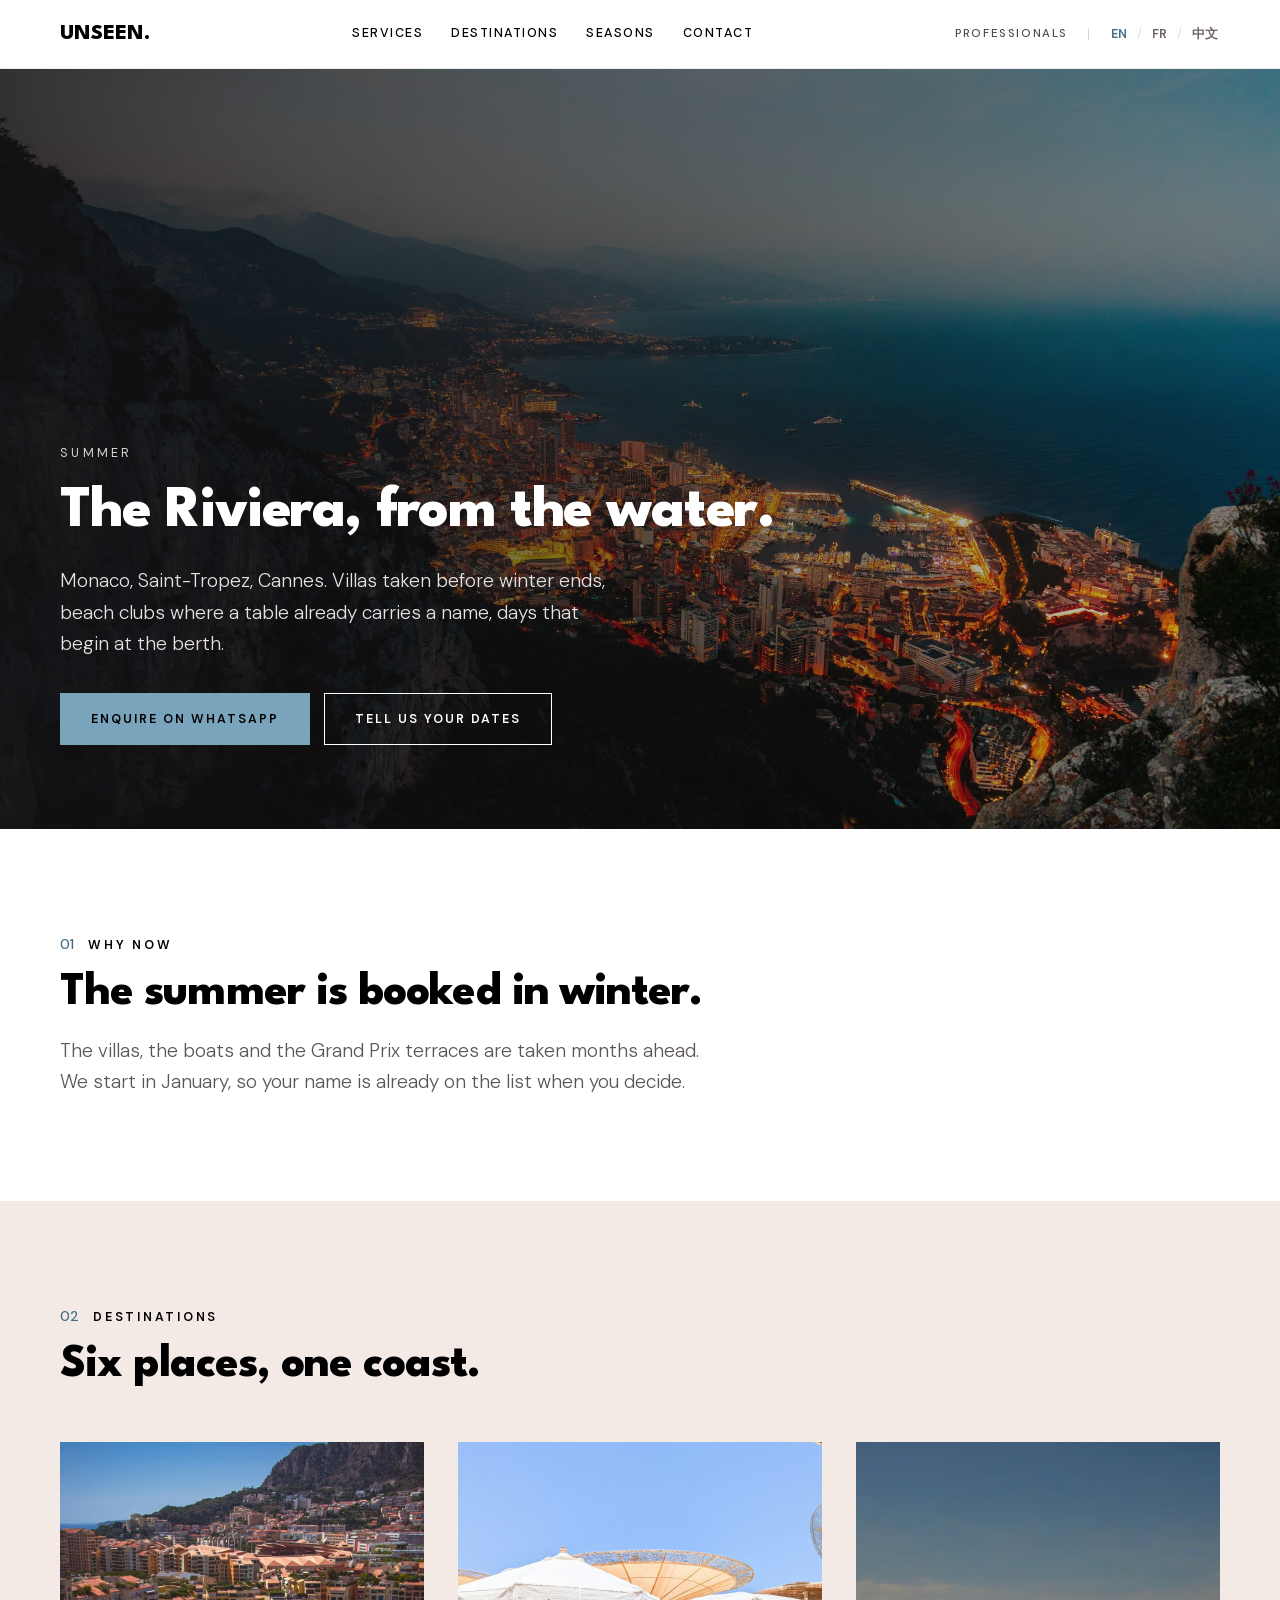
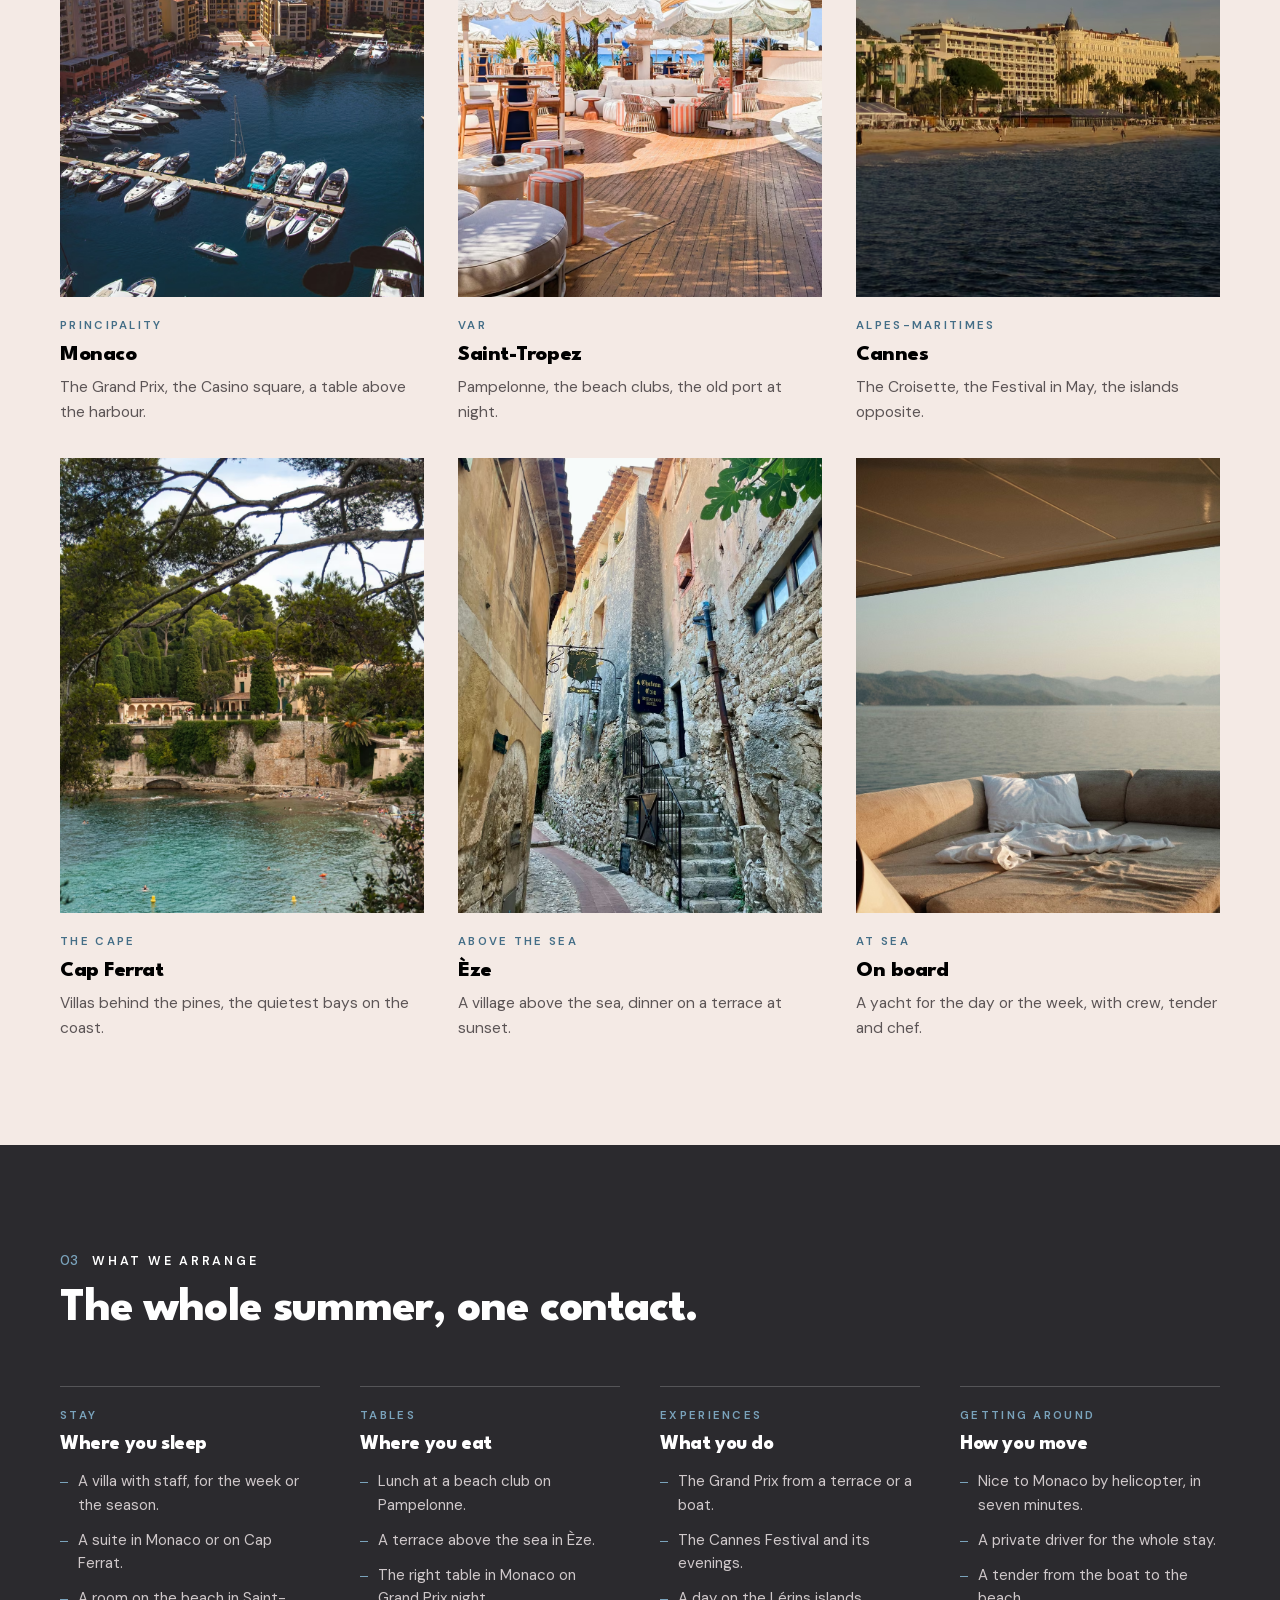
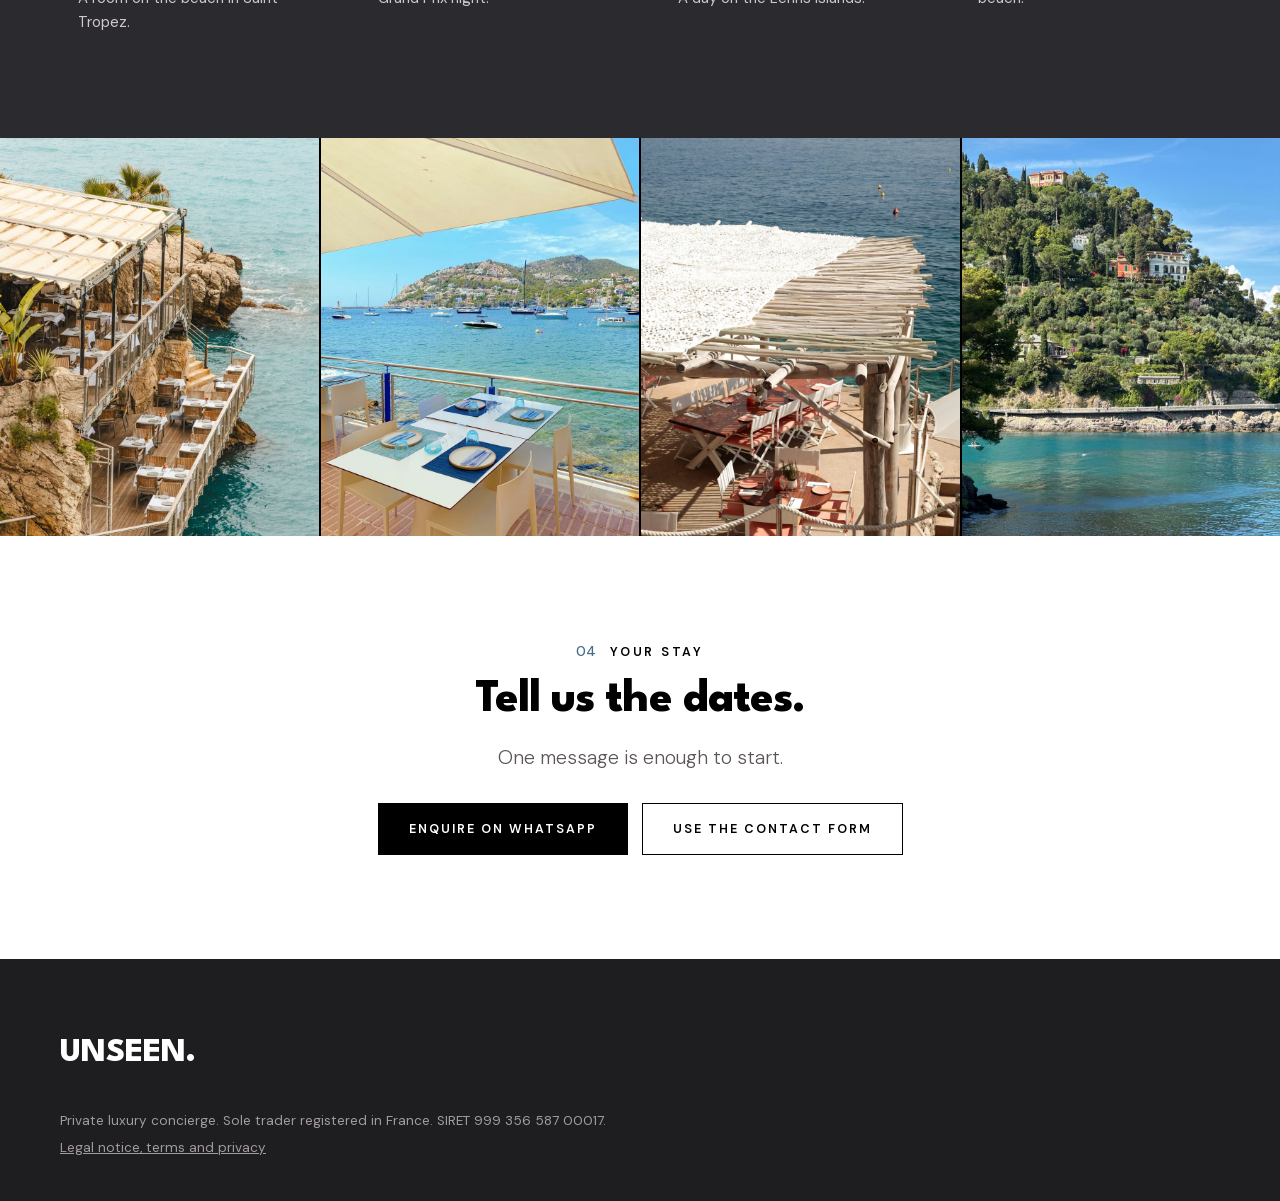
<file: site-unseen/riviera.html>
<!DOCTYPE html>
<html lang="en">
<head>
<meta charset="utf-8">
<meta name="viewport" content="width=device-width, initial-scale=1, viewport-fit=cover">
<meta name="theme-color" content="#FFFFFF">
<title>UNSEEN. — The Riviera</title>
<meta property="og:type" content="website">
<meta property="og:site_name" content="UNSEEN.">
<meta property="og:url" content="https://unseenconciergerie.com/riviera.html">
<meta property="og:title" content="UNSEEN. — The Riviera">
<meta property="og:description" content="UNSEEN. on the French Riviera: Monaco, Saint-Tropez, Cannes, Cap Ferrat. Villas, yachts, beach clubs, the Grand Prix and the Festival.">
<meta property="og:image" content="https://unseenconciergerie.com/img/og-riviera.jpg">
<meta property="og:image:width" content="1200">
<meta property="og:image:height" content="630">
<meta name="twitter:card" content="summary_large_image">
<link rel="icon" href="/favicon-32.png" sizes="32x32" type="image/png">
<link rel="icon" href="/favicon-48.png" sizes="48x48" type="image/png">
<link rel="apple-touch-icon" href="/apple-touch-icon.png">
<meta name="description" content="UNSEEN. on the French Riviera: Monaco, Saint-Tropez, Cannes, Cap Ferrat. Villas, yachts, beach clubs, the Grand Prix and the Festival.">
<link rel="canonical" href="https://unseenconciergerie.com/riviera.html">
<link rel="stylesheet" href="fonts.css">
<style>
/* Maquette de la page Professionals : charte V1.4 (noir, blanc, sable rosé, anthracite, accent de saison) */
:root{
  --noir:#000;--blanc:#FFF;--sable:#F4EAE5;--anthra:#2B2A2E;--trait:#E5D7D0;
  --texte-2:#5C5556;--texte-3:#6E6366;--clair:#E9C4B8;
  --accent:#7AA3BC;--sur-accent:#000;            /* remplacé par season.css */
  --max:1240px;--pad:40px;
}
*{box-sizing:border-box;margin:0;padding:0}
html{scroll-behavior:smooth;-webkit-text-size-adjust:100%}
body{background:var(--blanc);color:var(--noir);font-family:'DM Sans',system-ui,-apple-system,sans-serif;font-size:17px;line-height:1.65;-webkit-font-smoothing:antialiased}
img{display:block;max-width:100%}
a{color:inherit}
h1,h2,h3{font-family:'League Spartan',sans-serif;font-weight:800;letter-spacing:-.02em;line-height:1.04}
.wrap{max-width:var(--max);margin:0 auto;padding:0 var(--pad)}
section{padding:104px 0}
.sable{background:var(--sable)}
.sombre{background:var(--anthra);color:var(--blanc)}
.eyebrow{display:flex;gap:14px;align-items:baseline;margin-bottom:14px}
.eyebrow .n{color:var(--accent);font-size:14px;font-weight:500}
.eyebrow .t{font-size:12.5px;letter-spacing:.22em;text-transform:uppercase;font-weight:600}
h2{font-size:clamp(30px,4.2vw,46px);margin-bottom:18px}
.lede{font-weight:300;font-size:19px;line-height:1.6;color:var(--texte-2);max-width:640px}
.sombre .lede{color:#C9C3C5}
.btn{display:inline-flex;align-items:center;justify-content:center;min-height:52px;padding:0 30px;font-size:12.5px;letter-spacing:.16em;text-transform:uppercase;font-weight:600;text-decoration:none;border:1px solid currentColor;transition:background .2s,color .2s}
.btn-accent{background:var(--accent);border-color:var(--accent);color:var(--sur-accent)}
.btn-accent:hover{background:var(--blanc);border-color:var(--blanc);color:var(--noir)}
.btn-ghost{color:var(--blanc)}
.btn-ghost:hover{background:var(--blanc);color:var(--noir)}
.go{font-size:12.5px;letter-spacing:.14em;text-transform:uppercase;font-weight:600;text-decoration:none;border-bottom:2px solid var(--accent);padding-bottom:4px}

/* ---------- barre du haut + menu téléphone ---------- */
.top{position:sticky;top:0;z-index:50;background:rgba(255,255,255,.96);backdrop-filter:blur(10px);-webkit-backdrop-filter:blur(10px);border-bottom:1px solid rgba(0,0,0,.07)}
.top-in{max-width:var(--max);margin:0 auto;padding:16px var(--pad);display:flex;align-items:center;justify-content:space-between;gap:20px}
.mark{font-family:'League Spartan',sans-serif;font-weight:800;font-size:22px;text-decoration:none}
.nav{display:flex;gap:28px}
.nav a{font-size:12.5px;letter-spacing:.12em;text-transform:uppercase;text-decoration:none;font-weight:500;padding:6px 0;border-bottom:1px solid transparent}
.nav a:hover,.nav a.on{border-bottom-color:var(--accent)}
.lang{display:flex;gap:8px;font-size:12.5px;font-weight:600;color:var(--texte-3)}
.lang b{color:var(--noir)}
.burger{display:none;width:44px;height:44px;border:0;background:none;cursor:pointer;position:relative}
.burger span{position:absolute;left:11px;right:11px;height:1.5px;background:var(--noir);transition:transform .25s,opacity .25s}
.burger span:nth-child(1){top:16px}.burger span:nth-child(2){top:22px}.burger span:nth-child(3){top:28px}
.menu-open .burger span:nth-child(1){transform:translateY(6px) rotate(45deg)}
.menu-open .burger span:nth-child(2){opacity:0}
.menu-open .burger span:nth-child(3){transform:translateY(-6px) rotate(-45deg)}
.panel{position:fixed;inset:65px 0 0 0;background:var(--blanc);z-index:49;padding:30px 24px calc(30px + env(safe-area-inset-bottom));display:flex;flex-direction:column;gap:2px;transform:translateY(-8px);opacity:0;pointer-events:none;transition:opacity .25s,transform .25s}
.menu-open .panel{opacity:1;transform:none;pointer-events:auto}
.panel a{font-family:'League Spartan',sans-serif;font-weight:800;font-size:32px;text-decoration:none;padding:12px 0;border-bottom:1px solid var(--trait)}
.panel .bas{margin-top:auto;display:flex;flex-direction:column;gap:12px}
.panel .bas a{font-family:'DM Sans';font-weight:500;font-size:16px;border:0;padding:0}

/* ---------- haut de page ---------- */
.hero{position:relative;min-height:min(86vh,760px);display:flex;align-items:flex-end;color:var(--blanc);overflow:hidden;background:#000}
.hero img{position:absolute;inset:0;width:100%;height:100%;object-fit:cover}
.hero:after{content:"";position:absolute;inset:0;background:linear-gradient(90deg,rgba(20,19,22,.82) 0%,rgba(20,19,22,.45) 60%,rgba(20,19,22,.2) 100%)}
.hero-in{position:relative;z-index:2;max-width:var(--max);margin:0 auto;padding:0 var(--pad) 84px;width:100%}
.hero .k{font-size:12.5px;letter-spacing:.26em;text-transform:uppercase;color:#D8D2D4}
.hero h1{font-size:clamp(38px,6vw,76px);max-width:820px;margin-top:18px}
.hero p{margin-top:22px;max-width:560px;font-weight:300;font-size:19px;color:#E6E1E2}
.hero .row{margin-top:34px;display:flex;gap:14px;flex-wrap:wrap}

/* ---------- 01 ce qu'on prend en charge ---------- */
.split{display:grid;grid-template-columns:5fr 6fr;gap:72px;align-items:center}
.split-img{aspect-ratio:4/5;overflow:hidden}
.split-img img{width:100%;height:100%;object-fit:cover}
.prose{margin-top:24px;font-size:17px;line-height:1.85;color:var(--texte-2)}
.prose strong{color:var(--noir);font-weight:600}

/* ---------- 02 comment ça se passe ---------- */
.steps{list-style:none;display:grid;grid-template-columns:repeat(5,1fr);gap:28px;margin-top:56px;counter-reset:s}
.steps li{border-top:1px solid var(--noir);padding-top:18px;counter-increment:s}
.steps li:before{content:"0" counter(s);display:block;color:var(--accent);font-size:13px;font-weight:600;margin-bottom:10px}
.steps h3{font-size:20px;margin-bottom:8px}
.steps p{font-size:15px;color:var(--texte-2);line-height:1.6}

/* ---------- 03 par public : onglets (ordinateur) / défilement (téléphone) ---------- */
.tabs{display:flex;gap:8px;flex-wrap:wrap;margin-top:44px}
.tabs button{font:inherit;font-size:13.5px;font-weight:500;padding:11px 18px;border:1px solid rgba(255,255,255,.28);background:none;color:#D8D2D4;border-radius:999px;cursor:pointer;white-space:nowrap;transition:.2s}
.tabs button.on{background:var(--blanc);color:var(--noir);border-color:var(--blanc)}
.pubs{margin-top:34px}
.pub{display:none;grid-template-columns:1fr 1.1fr;gap:56px;align-items:center}
.pub.on{display:grid;animation:apparait .45s ease}
@keyframes apparait{from{opacity:0;transform:translateY(8px)}to{opacity:1;transform:none}}
.pub .ph{aspect-ratio:4/3;overflow:hidden}
.pub .ph img{width:100%;height:100%;object-fit:cover}
.pub .tag{font-size:11.5px;letter-spacing:.22em;text-transform:uppercase;color:var(--clair)}
.pub h3{font-size:clamp(26px,3vw,36px);margin-top:10px}
.pub p{margin-top:14px;color:#C9C3C5;font-size:16.5px}
.ex{margin-top:24px;border-left:2px solid var(--accent);padding:4px 0 4px 18px}
.ex b{display:block;font-size:11.5px;letter-spacing:.2em;text-transform:uppercase;color:var(--clair);font-weight:600;margin-bottom:6px}
.ex span{color:#EEE6E2;font-size:16px;line-height:1.65}

/* ---------- 04 partenaires : bandeau qui défile ---------- */
.marquee{pointer-events:none;-webkit-user-select:none;user-select:none;-webkit-tap-highlight-color:transparent;overflow:hidden;margin-top:44px;border-top:1px solid var(--trait);border-bottom:1px solid var(--trait);padding:38px 0;-webkit-mask-image:linear-gradient(90deg,transparent,#000 8%,#000 92%,transparent);mask-image:linear-gradient(90deg,transparent,#000 8%,#000 92%,transparent)}
.track{display:flex;align-items:center;gap:80px;width:max-content;animation:defile 36s linear infinite;will-change:transform;-webkit-backface-visibility:hidden;backface-visibility:hidden}
.track img{height:40px;width:auto;flex:none}
@keyframes defile{from{transform:translate3d(0,0,0)}to{transform:translate3d(-50%,0,0)}}
@media(prefers-reduced-motion:reduce){.track{animation:none;flex-wrap:wrap;justify-content:center;width:auto}}

/* ---------- 05 destinations ---------- */
.dests{display:grid;grid-template-columns:repeat(4,1fr);gap:16px;margin-top:44px}
.d{position:relative;aspect-ratio:3/4;overflow:hidden;color:var(--blanc);text-decoration:none;display:flex;align-items:flex-end}
.d img{position:absolute;inset:0;width:100%;height:100%;object-fit:cover;transition:transform .9s}
.d:hover img{transform:scale(1.05)}
.d:after{content:"";position:absolute;inset:0;background:linear-gradient(180deg,transparent 45%,rgba(20,19,22,.8))}
.d div{position:relative;z-index:2;padding:20px}
.d span{font-size:11px;letter-spacing:.22em;text-transform:uppercase;color:var(--clair)}
.d h3{font-size:26px;margin-top:4px}

/* ---------- 06 contact pro ---------- */
.contact{display:grid;grid-template-columns:1fr 1.1fr;gap:72px}
.ci{border-top:1px solid rgba(255,255,255,.14);padding:18px 0;display:flex;justify-content:space-between;gap:16px;flex-wrap:wrap}
.ci span{font-size:11.5px;letter-spacing:.2em;text-transform:uppercase;color:var(--clair)}
.ci a{text-decoration:none;font-weight:500}
form{display:grid;grid-template-columns:1fr 1fr;gap:20px 24px}
form .full{grid-column:1/-1}
label{display:block;font-size:11.5px;letter-spacing:.18em;text-transform:uppercase;color:#C9C3C5;margin-bottom:6px}
input,select,textarea{width:100%;font:inherit;font-size:16px;color:var(--blanc);background:transparent;border:0;border-bottom:1px solid rgba(255,255,255,.3);padding:10px 0;border-radius:0;-webkit-appearance:none;appearance:none;outline:none}
select option{color:#000}
input:focus,select:focus,textarea:focus{border-bottom-color:var(--accent)}
form .btn{border:0;cursor:pointer;justify-self:start}

footer{background:#1E1D20;color:#A39C9E;padding:60px 0 calc(40px + env(safe-area-inset-bottom));font-size:13.5px;line-height:2}
footer .mark{color:var(--blanc);font-size:34px}

/* apparition douce */
.rv{opacity:0;transform:translateY(20px);transition:opacity .9s,transform .9s}
.rv.in{opacity:1;transform:none}

/* bouton WhatsApp fixe sur téléphone */
.wa{display:none}

/* ================= TÉLÉPHONE ================= */
@media(max-width:900px){
  :root{--pad:22px}
  body{font-size:16.5px}
  section{padding:68px 0}
  .nav,.lang{display:none}
  .burger{display:block}
  .top-in{padding:10px var(--pad)}
  .hero{min-height:82svh}
  .hero:after{background:linear-gradient(180deg,rgba(20,19,22,.55) 0%,rgba(20,19,22,.7) 45%,rgba(20,19,22,.9) 100%)}
  .hero-in{padding-bottom:56px}
  .hero p{font-size:17px}
  .hero .row{flex-direction:column}
  .hero .btn{width:100%}
  .split{grid-template-columns:1fr;gap:28px}
  .split-img{aspect-ratio:16/11}
  .steps{grid-template-columns:1fr;gap:0;margin-top:30px}
  .steps li{display:grid;grid-template-columns:44px 1fr;gap:0 4px;padding:18px 0;border-top:1px solid var(--trait)}
  .steps li:before{grid-row:span 2;margin:0}
  .tabs{flex-wrap:nowrap;overflow-x:auto;margin:30px calc(var(--pad) * -1) 0;padding:0 var(--pad) 6px;scrollbar-width:none;-webkit-overflow-scrolling:touch;scroll-snap-type:x proximity}
  .tabs::-webkit-scrollbar{display:none}
  .tabs button{scroll-snap-align:start;min-height:44px}
  .pub,.pub.on{grid-template-columns:1fr;gap:22px}
  .pub .ph{aspect-ratio:16/11;margin:0 calc(var(--pad) * -1)}
  .marquee{padding:28px 0}
  .track{gap:52px;animation-duration:17s}
  .track img{height:30px}
  .dests{display:flex;overflow-x:auto;scroll-snap-type:x mandatory;gap:12px;margin:30px calc(var(--pad) * -1) 0;padding:0 var(--pad) 6px;scrollbar-width:none;-webkit-overflow-scrolling:touch}
  .dests::-webkit-scrollbar{display:none}
  .d{flex:0 0 72%;scroll-snap-align:start}
  .contact{grid-template-columns:1fr;gap:40px}
  form{grid-template-columns:1fr}
  form .btn{width:100%;justify-self:stretch}
  .wa{display:flex;position:fixed;right:16px;bottom:calc(16px + env(safe-area-inset-bottom));z-index:40;width:50px;height:50px;border-radius:50%;background:var(--accent);color:var(--sur-accent);align-items:center;justify-content:center;box-shadow:0 6px 18px rgba(0,0,0,.22);text-decoration:none}
  .wa svg{width:24px;height:24px}
}

.lang{align-items:center;line-height:1}
.lang span{color:var(--trait);font-weight:400}
.lang button{background:none;border:0;font:inherit;line-height:1;color:var(--texte-3);cursor:pointer;padding:6px 2px}
.lang button[aria-pressed="true"]{color:var(--noir)}
.panel .langs{display:flex;gap:14px}
.panel .langs button{background:none;border:0;font:inherit;font-size:16px;color:var(--texte-3);padding:6px 0;cursor:pointer}
.panel .langs button[aria-pressed="true"]{color:var(--noir)}
.ph picture,.split-img picture{display:block;height:100%}
.hero picture{position:absolute;inset:0}
.hero h1{font-size:clamp(34px,4.6vw,60px);max-width:760px}
.hero-in{padding-top:120px}
.tabs,.dests{scroll-padding-left:var(--pad)}
/* Téléphone : tout est visible tout de suite (l'apparition douce laissait des blocs vides sur iPhone) */
@media(max-width:900px){.rv,.reveal{opacity:1!important;transform:none!important;transition:none!important}}
:lang(zh) h1,:lang(zh) h2,:lang(zh) h3{font-family:'Noto Sans SC',sans-serif;font-weight:700;letter-spacing:0}

/* Pages de destination */
.cards{display:grid;grid-template-columns:repeat(3,1fr);gap:34px;margin-top:52px}
.cardd .ph{aspect-ratio:4/5;overflow:hidden;background:#111;margin-bottom:20px}
.cardd .ph picture{display:block;height:100%}
.cardd .ph img{width:100%;height:100%;object-fit:cover;transition:transform .6s}
.cardd:hover .ph img{transform:scale(1.04)}
.cardd .tag{display:block;font-size:11.5px;letter-spacing:.2em;text-transform:uppercase;color:var(--accent);font-weight:600;margin-bottom:8px}
.cardd h3{font-size:22px;margin-bottom:8px}
.cardd p{font-size:15.5px;color:var(--texte-2);line-height:1.6}
.rows{list-style:none;margin-top:44px;max-width:780px}
.rows li{display:flex;gap:20px;padding:20px 0;border-top:1px solid rgba(255,255,255,.14);font-size:17px;line-height:1.6}
.rows li:last-child{border-bottom:1px solid rgba(255,255,255,.14)}
.rows li b{color:var(--accent);font-weight:600;font-size:13px;flex:0 0 26px;padding-top:3px}
.cats{display:grid;grid-template-columns:repeat(4,1fr);gap:48px 40px;margin-top:52px}
.cats.trois{grid-template-columns:repeat(3,1fr)}
.cat{border-top:1px solid rgba(255,255,255,.2);padding-top:20px}
.cat .k2{display:block;font-size:11.5px;letter-spacing:.2em;text-transform:uppercase;color:var(--accent);font-weight:600}
.cat h3{font-size:20px;margin:8px 0 16px}
.cat ul{list-style:none;display:flex;flex-direction:column;gap:12px}
.cat li{position:relative;padding-left:18px;font-size:15px;line-height:1.55;color:#CFC8CA}
.cat li:before{content:"";position:absolute;left:0;top:.8em;width:8px;height:1px;background:var(--accent)}
.cat.large{grid-column:1/-1;display:grid;grid-template-columns:1fr 2fr;gap:0 40px;align-items:start}
.cat.large ul{flex-direction:row;flex-wrap:wrap;gap:12px 40px;padding-top:4px}
.cat.large li{flex:1 1 220px}
@media(max-width:900px){.cats,.cats.trois{display:flex;overflow-x:auto;scroll-snap-type:x mandatory;gap:14px;margin:32px calc(var(--pad) * -1) 0;padding:0 var(--pad) 8px;scroll-padding-left:var(--pad);scrollbar-width:none;-webkit-overflow-scrolling:touch}.cats::-webkit-scrollbar{display:none}.cat,.cat.large{flex:0 0 80%;scroll-snap-align:start;display:block;background:rgba(255,255,255,.04);padding:20px 18px 22px;border-top:2px solid var(--accent)}.cat.large ul{flex-direction:column}.cat.large li{flex:none}}
.mosaic{display:grid;grid-template-columns:repeat(4,1fr);gap:2px;background:#000}
.mosaic figure{margin:0;aspect-ratio:4/5;overflow:hidden}
.mosaic picture{display:block;height:100%}
.mosaic img{width:100%;height:100%;object-fit:cover}
.cta{text-align:center}
.cta .lede{margin:0 auto}
.cta .row{display:flex;gap:14px;justify-content:center;flex-wrap:wrap;margin-top:30px}
.cta .btn-noir{background:#000;color:#fff;border-color:#000}
.cta .btn-noir:hover{background:var(--accent);border-color:var(--accent);color:var(--sur-accent)}
.cta .btn-ligne{color:#000}
.cta .btn-ligne:hover{background:#000;color:#fff}
@media(max-width:900px){
  .cards{scroll-padding-left:var(--pad);display:flex;overflow-x:auto;scroll-snap-type:x mandatory;gap:16px;margin:32px calc(var(--pad) * -1) 0;padding:0 var(--pad) 8px;scrollbar-width:none;-webkit-overflow-scrolling:touch}
  .cards::-webkit-scrollbar{display:none}
  .cardd{flex:0 0 76%;scroll-snap-align:start}
  .mosaic{grid-template-columns:1fr 1fr}
  .mosaic figure{aspect-ratio:1/1}
  .cta .row{flex-direction:column}
  .cta .btn{width:100%}
}
/* Menu téléphone : même montage que l'accueil (fiable au toucher sur iPhone) */
.top{z-index:70}
.burger{z-index:2;touch-action:manipulation;-webkit-tap-highlight-color:transparent}
.burger span{pointer-events:none}
.panel{inset:0;padding-top:100px;visibility:hidden;transition:opacity .25s,transform .25s,visibility .25s}
.menu-open .panel{visibility:visible}
/* Langues visibles dans la barre sur téléphone, comme sur l'accueil */
@media(max-width:900px){.top .lang{display:flex;margin-left:auto}}

.panel .pro-q{margin-top:30px;font-size:14px;color:#6E6E6E}
.panel a.pro{font-family:'DM Sans',sans-serif;font-weight:600;font-size:17px;border-bottom:0;padding:6px 0 0}
.panel a.pro:after{content:" \2192"}

/* menu ordinateur : « Professionnels » à droite, juste avant les langues, séparé des liens clients */
.langsw a.pro,.lang a.pro{font-size:11.5px;letter-spacing:.14em;text-transform:uppercase;text-decoration:none;color:#000;font-weight:500;opacity:.7;margin-right:12px;padding-right:20px;border-right:1px solid rgba(0,0,0,.22);white-space:nowrap}
.langsw a.pro:hover,.lang a.pro:hover,.langsw a.pro.on,.lang a.pro.on{opacity:1}
@media(max-width:900px){.langsw a.pro,.lang a.pro{display:none}}
</style>
<link rel="stylesheet" href="season.css">
</head>
<body>

<header class="top">
  <div class="top-in">
    <a class="mark" href="index.html">UNSEEN.</a>
    <nav class="nav"><a href="index.html#services" data-en="Services" data-fr="Services" data-zh="服务">Services</a><a href="index.html#destinations" data-en="Destinations" data-fr="Destinations" data-zh="目的地">Destinations</a><a href="index.html#now" data-en="Seasons" data-fr="Saisons" data-zh="当季">Seasons</a><a href="#contact" data-en="Contact" data-fr="Contact" data-zh="联系我们">Contact</a></nav>
    <div class="lang">
      <a href="professionals.html" class="pro" data-en="Professionals" data-fr="Professionnels" data-zh="专业合作">Professionals</a><button type="button" data-l="en" aria-pressed="true">EN</button><span>/</span><button type="button" data-l="fr" aria-pressed="false">FR</button><span>/</span><button type="button" data-l="zh" aria-pressed="false" lang="zh">中文</button></div>
    <button class="burger" id="burger" type="button" aria-label="Menu" aria-expanded="false" aria-controls="panel"><span></span><span></span><span></span></button>
  </div>
</header>
<nav class="panel" id="panel" aria-hidden="true">
  <a href="index.html#services" data-en="Services" data-fr="Services" data-zh="服务">Services</a><a href="index.html#destinations" data-en="Destinations" data-fr="Destinations" data-zh="目的地">Destinations</a><a href="index.html#now" data-en="Seasons" data-fr="Saisons" data-zh="当季">Seasons</a><a href="#contact" data-en="Contact" data-fr="Contact" data-zh="联系我们">Contact</a>
      <span class="pro-q" data-en="Travel professional?" data-fr="Vous êtes professionnel du voyage ?" data-zh="您是旅游业专业人士？">Travel professional?</span>
      <a href="professionals.html" class="pro" data-en="Professionals" data-fr="Professionnels" data-zh="专业合作">Professionals</a>
  <div class="bas"><a href="https://wa.me/33613850733">WhatsApp</a><a href="#" data-u="contact" data-d="unseenconciergerie.com">contact&#64;unseenconciergerie.com</a><div class="langs"><button type="button" data-l="en" aria-pressed="true">EN</button><span>/</span><button type="button" data-l="fr" aria-pressed="false">FR</button><span>/</span><button type="button" data-l="zh" aria-pressed="false" lang="zh">中文</button></div></div>
</nav>

<div class="hero">
  <picture><source type="image/avif" srcset="img/riviera-hero.avif"><img src="img/riviera-hero.webp" alt="Monaco at night seen from the heights" data-alt-en="Monaco at night seen from the heights" data-alt-fr="Monaco la nuit, vu des hauteurs" data-alt-zh="从高处俯瞰夜色中的摩纳哥" fetchpriority="high"></picture>
  <div class="hero-in">
    <div class="k" data-en="Summer" data-fr="L&#x27;été" data-zh="夏季">Summer</div>
    <h1 data-en="The Riviera, from the water." data-fr="La Riviera, côté mer." data-zh="从海上看蔚蓝海岸。">The Riviera, from the water.</h1>
    <p data-en="Monaco, Saint-Tropez, Cannes. Villas taken before winter ends, beach clubs where a table already carries a name, days that begin at the berth." data-fr="Monaco, Saint-Tropez, Cannes. Des villas réservées avant la fin de l&#x27;hiver, des beach clubs où votre table vous attend déjà, et des journées qui commencent sur le ponton." data-zh="摩纳哥、圣特罗佩、戛纳。冬天未尽，别墅已被订走；海滩俱乐部的餐桌，早已写上了名字；一天，从码头开始。">Monaco, Saint-Tropez, Cannes. Villas taken before winter ends, beach clubs where a table already carries a name, days that begin at the berth.</p>
    <div class="row"><a class="btn btn-accent" href="https://wa.me/33613850733" data-en="Enquire on WhatsApp" data-fr="Nous écrire sur WhatsApp" data-zh="WhatsApp咨询">Enquire on WhatsApp</a><a class="btn btn-ghost" href="#dates" data-en="Tell us your dates" data-fr="Indiquez-nous vos dates" data-zh="告诉我们您的日期">Tell us your dates</a></div>
  </div>
</div>

<section>
  <div class="wrap">
    <div class="eyebrow"><span class="n">01</span><span class="t" data-en="Why now" data-fr="Pourquoi maintenant" data-zh="为何现在">Why now</span></div>
    <h2 data-en="The summer is booked in winter." data-fr="L&#x27;été se réserve en hiver." data-zh="夏天，要在冬天就订好。">The summer is booked in winter.</h2>
    <p class="lede" data-en="The villas, the boats and the Grand Prix terraces are taken months ahead. We start in January, so your name is already on the list when you decide." data-fr="Les villas, les bateaux et les terrasses du Grand Prix se réservent des mois à l&#x27;avance. Nous nous y mettons dès janvier, pour que votre nom figure déjà sur la liste le jour où vous vous décidez." data-zh="别墅、游艇和大奖赛的观赛露台，都会提前数月被订走。我们从一月开始准备，让您决定出行时，名字早已在名单上。">The villas, the boats and the Grand Prix terraces are taken months ahead. We start in January, so your name is already on the list when you decide.</p>
  </div>
</section>

<section class="sable">
  <div class="wrap">
    <div class="eyebrow"><span class="n">02</span><span class="t" data-en="Destinations" data-fr="Destinations" data-zh="目的地">Destinations</span></div>
    <h2 data-en="Six places, one coast." data-fr="Six adresses, une seule côte." data-zh="一条海岸，六处去处。">Six places, one coast.</h2>
    <div class="cards"><article class="cardd rv"><div class="ph"><picture><source type="image/avif" srcset="img/riviera-monaco.avif"><img src="img/riviera-monaco.webp" alt="Yachts in Monaco harbour" data-alt-en="Yachts in Monaco harbour" data-alt-fr="Des yachts dans le port de Monaco" data-alt-zh="摩纳哥港内的游艇" loading="lazy"></picture></div><span class="tag" data-en="Principality" data-fr="Principauté" data-zh="公国">Principality</span><h3 data-en="Monaco" data-fr="Monaco" data-zh="摩纳哥">Monaco</h3><p data-en="The Grand Prix, the Casino square, a table above the harbour." data-fr="Le Grand Prix, la place du Casino, une table au-dessus du port." data-zh="大奖赛、赌场广场，以及俯瞰港口的一张餐桌。">The Grand Prix, the Casino square, a table above the harbour.</p></article><article class="cardd rv"><div class="ph"><picture><source type="image/avif" srcset="img/riviera-tropez.avif"><img src="img/riviera-tropez.webp" alt="A beach club on the Riviera" data-alt-en="A beach club on the Riviera" data-alt-fr="Un beach club sur la Riviera" data-alt-zh="蔚蓝海岸的海滩俱乐部" loading="lazy"></picture></div><span class="tag" data-en="Var" data-fr="Var" data-zh="瓦尔省">Var</span><h3 data-en="Saint-Tropez" data-fr="Saint-Tropez" data-zh="圣特罗佩">Saint-Tropez</h3><p data-en="Pampelonne, the beach clubs, the old port at night." data-fr="Pampelonne, les beach clubs, le vieux port la nuit." data-zh="庞佩洛纳海滩、海滩俱乐部，以及夜色中的老港。">Pampelonne, the beach clubs, the old port at night.</p></article><article class="cardd rv"><div class="ph"><picture><source type="image/avif" srcset="img/riviera-cannes.avif"><img src="img/riviera-cannes.webp" alt="The Croisette in Cannes" data-alt-en="The Croisette in Cannes" data-alt-fr="La Croisette à Cannes" data-alt-zh="戛纳的十字大道" loading="lazy"></picture></div><span class="tag" data-en="Alpes-Maritimes" data-fr="Alpes-Maritimes" data-zh="滨海阿尔卑斯省">Alpes-Maritimes</span><h3 data-en="Cannes" data-fr="Cannes" data-zh="戛纳">Cannes</h3><p data-en="The Croisette, the Festival in May, the islands opposite." data-fr="La Croisette, le Festival en mai, les îles juste en face." data-zh="十字大道、五月的电影节，以及对面的群岛。">The Croisette, the Festival in May, the islands opposite.</p></article><article class="cardd rv"><div class="ph"><picture><source type="image/avif" srcset="img/riviera-ferrat.avif"><img src="img/riviera-ferrat.webp" alt="A villa above a cove on Cap Ferrat" data-alt-en="A villa above a cove on Cap Ferrat" data-alt-fr="Une villa au-dessus d&#x27;une crique du Cap Ferrat" data-alt-zh="费拉角海湾上方的别墅" loading="lazy"></picture></div><span class="tag" data-en="The cape" data-fr="Le cap" data-zh="海角">The cape</span><h3 data-en="Cap Ferrat" data-fr="Cap Ferrat" data-zh="费拉角">Cap Ferrat</h3><p data-en="Villas behind the pines, the quietest bays on the coast." data-fr="Des villas derrière les pins, les baies les plus calmes de la côte." data-zh="松林后的别墅，整条海岸最安静的海湾。">Villas behind the pines, the quietest bays on the coast.</p></article><article class="cardd rv"><div class="ph"><picture><source type="image/avif" srcset="img/riviera-eze.avif"><img src="img/riviera-eze.webp" alt="A stone street in Èze village" data-alt-en="A stone street in Èze village" data-alt-fr="Une ruelle en pierre du village d&#x27;Èze" data-alt-zh="埃兹村的石板小巷" loading="lazy"></picture></div><span class="tag" data-en="Above the sea" data-fr="Au-dessus de la mer" data-zh="临海之上">Above the sea</span><h3 data-en="Èze" data-fr="Èze" data-zh="埃兹">Èze</h3><p data-en="A village above the sea, dinner on a terrace at sunset." data-fr="Un village perché au-dessus de la mer, un dîner en terrasse au coucher du soleil." data-zh="悬于海上的小村，日落时分在露台晚餐。">A village above the sea, dinner on a terrace at sunset.</p></article><article class="cardd rv"><div class="ph"><picture><source type="image/avif" srcset="img/riviera-mer.avif"><img src="img/riviera-mer.webp" alt="The deck of a yacht at sea" data-alt-en="The deck of a yacht at sea" data-alt-fr="Le pont d&#x27;un yacht en mer" data-alt-zh="海上游艇的甲板" loading="lazy"></picture></div><span class="tag" data-en="At sea" data-fr="En mer" data-zh="海上">At sea</span><h3 data-en="On board" data-fr="À bord" data-zh="游艇之上">On board</h3><p data-en="A yacht for the day or the week, with crew, tender and chef." data-fr="Un yacht pour la journée ou la semaine, avec équipage, annexe et chef." data-zh="按天或按周包租游艇，配备船员、接驳艇与主厨。">A yacht for the day or the week, with crew, tender and chef.</p></article></div>
  </div>
</section>

<section class="sombre">
  <div class="wrap">
    <div class="eyebrow"><span class="n">03</span><span class="t" data-en="What we arrange" data-fr="Ce que nous organisons" data-zh="我们为您安排">What we arrange</span></div>
    <h2 data-en="The whole summer, one contact." data-fr="Tout l&#x27;été, un seul interlocuteur." data-zh="整个夏天，只需一位联系人。">The whole summer, one contact.</h2>
    <div class="cats"><div class="cat rv"><div><span class="k2" data-en="Stay" data-fr="Séjour" data-zh="住宿">Stay</span><h3 data-en="Where you sleep" data-fr="Où dormir" data-zh="下榻之处">Where you sleep</h3></div><ul><li><span data-en="A villa with staff, for the week or the season." data-fr="Une villa avec personnel, à la semaine ou à la saison." data-zh="配备管家的别墅，按周或整季。">A villa with staff, for the week or the season.</span></li><li><span data-en="A suite in Monaco or on Cap Ferrat." data-fr="Une suite à Monaco ou au Cap Ferrat." data-zh="摩纳哥或费拉角的套房。">A suite in Monaco or on Cap Ferrat.</span></li><li><span data-en="A room on the beach in Saint-Tropez." data-fr="Une chambre sur la plage à Saint-Tropez." data-zh="圣特罗佩海滩上的客房。">A room on the beach in Saint-Tropez.</span></li></ul></div><div class="cat rv"><div><span class="k2" data-en="Tables" data-fr="Tables" data-zh="餐桌">Tables</span><h3 data-en="Where you eat" data-fr="Où dîner" data-zh="用餐之处">Where you eat</h3></div><ul><li><span data-en="Lunch at a beach club on Pampelonne." data-fr="Un déjeuner dans un beach club de Pampelonne." data-zh="在庞佩洛纳的海滩俱乐部午餐。">Lunch at a beach club on Pampelonne.</span></li><li><span data-en="A terrace above the sea in Èze." data-fr="Une terrasse au-dessus de la mer à Èze." data-zh="埃兹临海的露台。">A terrace above the sea in Èze.</span></li><li><span data-en="The right table in Monaco on Grand Prix night." data-fr="La bonne table à Monaco le soir du Grand Prix." data-zh="大奖赛之夜，摩纳哥那张对的餐桌。">The right table in Monaco on Grand Prix night.</span></li></ul></div><div class="cat rv"><div><span class="k2" data-en="Experiences" data-fr="Expériences" data-zh="体验">Experiences</span><h3 data-en="What you do" data-fr="Que faire" data-zh="玩些什么">What you do</h3></div><ul><li><span data-en="The Grand Prix from a terrace or a boat." data-fr="Le Grand Prix depuis une terrasse ou un bateau." data-zh="在露台或游艇上观赏大奖赛。">The Grand Prix from a terrace or a boat.</span></li><li><span data-en="The Cannes Festival and its evenings." data-fr="Le Festival de Cannes et ses soirées." data-zh="戛纳电影节及其晚会。">The Cannes Festival and its evenings.</span></li><li><span data-en="A day on the Lérins islands." data-fr="Une journée sur les îles de Lérins." data-zh="在莱兰群岛度过一天。">A day on the Lérins islands.</span></li></ul></div><div class="cat rv"><div><span class="k2" data-en="Getting around" data-fr="Déplacements" data-zh="出行">Getting around</span><h3 data-en="How you move" data-fr="Se déplacer" data-zh="出行方式">How you move</h3></div><ul><li><span data-en="Nice to Monaco by helicopter, in seven minutes." data-fr="Nice-Monaco en hélicoptère, en sept minutes." data-zh="乘直升机从尼斯到摩纳哥，只需七分钟。">Nice to Monaco by helicopter, in seven minutes.</span></li><li><span data-en="A private driver for the whole stay." data-fr="Un chauffeur privé pendant tout le séjour." data-zh="全程专属私人司机。">A private driver for the whole stay.</span></li><li><span data-en="A tender from the boat to the beach." data-fr="L&#x27;annexe pour rejoindre la plage depuis le bateau." data-zh="从游艇乘接驳艇直达海滩。">A tender from the boat to the beach.</span></li></ul></div></div>
  </div>
</section>

<div class="mosaic"><figure><picture><source type="image/avif" srcset="img/riviera-m1.avif"><img src="img/riviera-m1.webp" alt="A restaurant built into the rocks above the sea" data-alt-en="A restaurant built into the rocks above the sea" data-alt-fr="Un restaurant accroché aux rochers au-dessus de la mer" data-alt-zh="嵌在海边岩石上的餐厅" loading="lazy"></picture></figure><figure><picture><source type="image/avif" srcset="img/riviera-m2.avif"><img src="img/riviera-m2.webp" alt="A table set facing the bay" data-alt-en="A table set facing the bay" data-alt-fr="Une table dressée face à la baie" data-alt-zh="面朝海湾布置好的餐桌" loading="lazy"></picture></figure><figure><picture><source type="image/avif" srcset="img/riviera-m3.avif"><img src="img/riviera-m3.webp" alt="A beach terrace by the sea" data-alt-en="A beach terrace by the sea" data-alt-fr="Une terrasse de plage au bord de l&#x27;eau" data-alt-zh="海边的海滩露台" loading="lazy"></picture></figure><figure><picture><source type="image/avif" srcset="img/riviera-m4.avif"><img src="img/riviera-m4.webp" alt="A turquoise cove below the hills" data-alt-en="A turquoise cove below the hills" data-alt-fr="Une crique turquoise au pied des collines" data-alt-zh="山脚下的碧绿海湾" loading="lazy"></picture></figure></div>

<section class="cta" id="dates">
  <div class="wrap">
    <div class="eyebrow" style="justify-content:center"><span class="n">04</span><span class="t" data-en="Your stay" data-fr="Votre séjour" data-zh="您的行程">Your stay</span></div>
    <h2 data-en="Tell us the dates." data-fr="Donnez-nous vos dates." data-zh="告诉我们日期。">Tell us the dates.</h2>
    <p class="lede" data-en="One message is enough to start." data-fr="Un message suffit pour commencer." data-zh="一条消息，即可开始。">One message is enough to start.</p>
    <div class="row"><a class="btn btn-noir" href="https://wa.me/33613850733" data-en="Enquire on WhatsApp" data-fr="Nous écrire sur WhatsApp" data-zh="WhatsApp咨询">Enquire on WhatsApp</a><a class="btn btn-ligne" href="index.html#contact" data-en="Use the contact form" data-fr="Remplir le formulaire" data-zh="使用联系表单">Use the contact form</a></div>
  </div>
</section>
<footer>
  <div class="wrap">
    <div class="mark">UNSEEN.</div>
    <div style="margin-top:20px"><span data-en="Private luxury concierge. Sole trader registered in France." data-fr="Conciergerie privée de luxe. Entreprise individuelle immatriculée en France." data-zh="私人尊享礼宾服务。法国注册个人企业。">Private luxury concierge. Sole trader registered in France.</span> SIRET 999 356 587 00017.
      <br><a href="legal.html"><span data-en="Legal notice, terms and privacy" data-fr="Mentions légales, conditions et confidentialité" data-zh="法律声明、条款与隐私">Legal notice, terms and privacy</span></a></div>
  </div>
</footer>

<a class="wa" href="https://wa.me/33613850733" aria-label="WhatsApp"><svg viewBox="0 0 24 24" fill="currentColor" aria-hidden="true"><path d="M12 2a10 10 0 0 0-8.6 15.1L2 22l5-1.3A10 10 0 1 0 12 2zm0 18.2c-1.5 0-3-.4-4.2-1.2l-.3-.2-3 .8.8-2.9-.2-.3A8.2 8.2 0 1 1 12 20.2zm4.5-6.1c-.2-.1-1.5-.7-1.7-.8-.2-.1-.4-.1-.6.1l-.8 1c-.1.2-.3.2-.5.1a6.7 6.7 0 0 1-3.3-2.9c-.2-.4.2-.4.7-1.3.1-.2 0-.3 0-.4l-.8-1.8c-.2-.5-.4-.4-.6-.4h-.5c-.2 0-.4.1-.6.3-.2.2-.8.8-.8 1.9s.8 2.2.9 2.4c.1.1 1.6 2.5 4 3.5 1.5.6 2.1.7 2.8.6.5-.1 1.5-.6 1.7-1.2.2-.6.2-1.1.2-1.2-.1-.1-.3-.2-.5-.3z"/></svg></a>

<script>
// Langues : même mémoire que la page d'accueil (localStorage « unseen-lang »)
(function(){
  var TITRES={en:'UNSEEN. — The Riviera',fr:'UNSEEN. — La Riviera',zh:'UNSEEN. — 蔚蓝海岸'};
  function setLang(l){
    document.querySelectorAll('[data-en]').forEach(function(n){var v=n.getAttribute('data-'+l);if(v!==null)n.innerHTML=v;});
    document.querySelectorAll('[data-alt-en]').forEach(function(n){var v=n.getAttribute('data-alt-'+l);if(v!==null)n.setAttribute('alt',v);});
    document.documentElement.lang=l;document.title=TITRES[l];
    document.querySelectorAll('button[data-l]').forEach(function(b){b.setAttribute('aria-pressed',b.dataset.l===l?'true':'false');});
    try{localStorage.setItem('unseen-lang',l);}catch(e){}
  }
  document.querySelectorAll('button[data-l]').forEach(function(b){b.addEventListener('click',function(){setLang(b.dataset.l);});});
  var s=null;try{s=localStorage.getItem('unseen-lang');}catch(e){}
  var nav=(navigator.language||'').toLowerCase();
  if(s==='fr'||s==='zh')setLang(s);else if(!s&&nav.indexOf('zh')===0)setLang('zh');else if(!s&&nav.indexOf('fr')===0)setLang('fr');
})();
// Menu sur téléphone
var b=document.getElementById('burger'),pn=document.getElementById('panel');
b.onclick=function(){var o=document.body.classList.toggle('menu-open');b.setAttribute('aria-expanded',o);pn.setAttribute('aria-hidden',!o);};
pn.querySelectorAll('a').forEach(function(a){a.onclick=function(){document.body.classList.remove('menu-open');};});
// Apparition douce
var io=new IntersectionObserver(function(es){es.forEach(function(e){if(e.isIntersecting){e.target.classList.add('in');io.unobserve(e.target);}});},{threshold:.12});
document.querySelectorAll('.rv').forEach(function(el){io.observe(el);});
</script>
<script>
/* iPhone : le toucher ouvre le menu tout de suite, sans attendre le clic de Safari */
(function(){var b=document.getElementById('burger');if(!b)return;
b.addEventListener('touchend',function(e){e.preventDefault();b.click();},{passive:false});})();
</script>
<script>/* Adresses e-mail reconstituées à l'ouverture (protection contre les robots) */document.querySelectorAll('a[data-u]').forEach(function(a){a.href='mailto:'+a.dataset.u+'\u0040'+a.dataset.d+(a.dataset.q||'');});</script>
<!-- Cloudflare Web Analytics --><script defer src='https://static.cloudflareinsights.com/beacon.min.js' data-cf-beacon='{"token": "e276d22355ad4ef6a0ed2be285d84a83"}'></script><!-- End Cloudflare Web Analytics -->
</body>
</html>
</file>
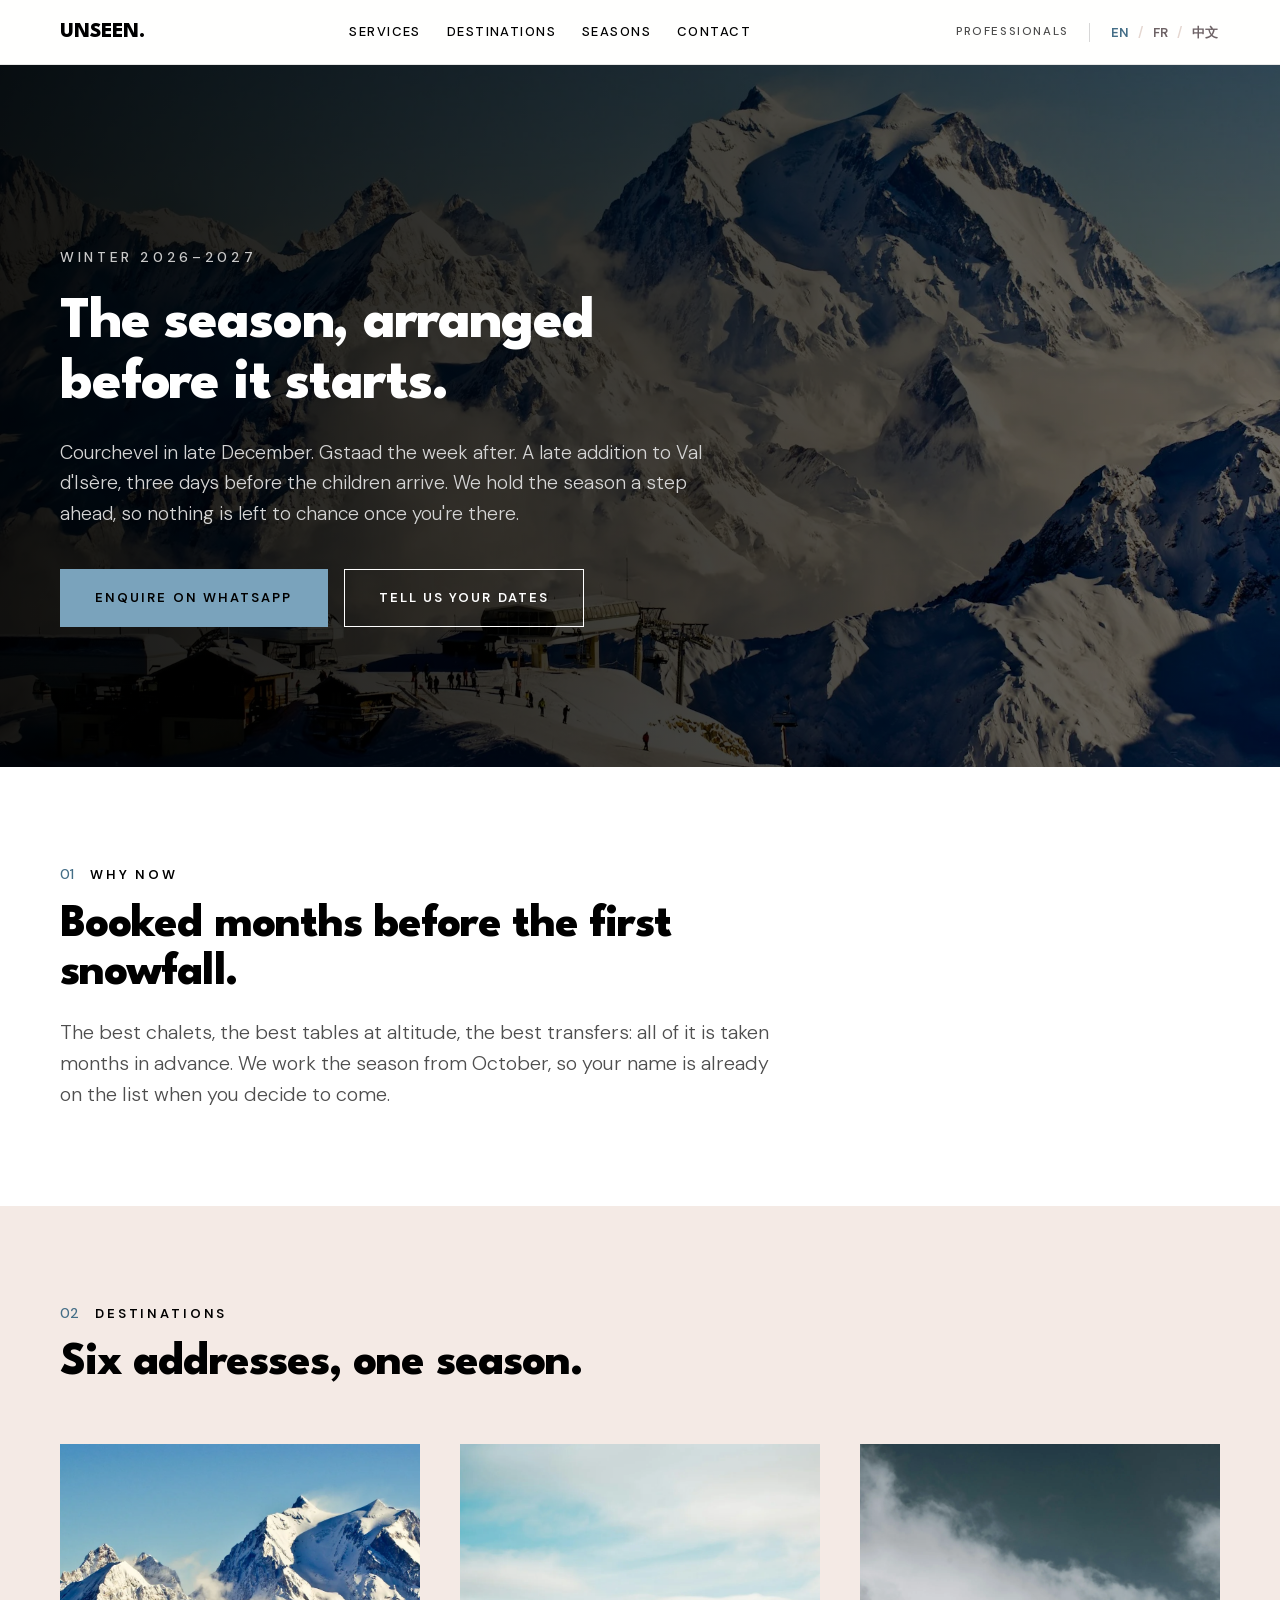
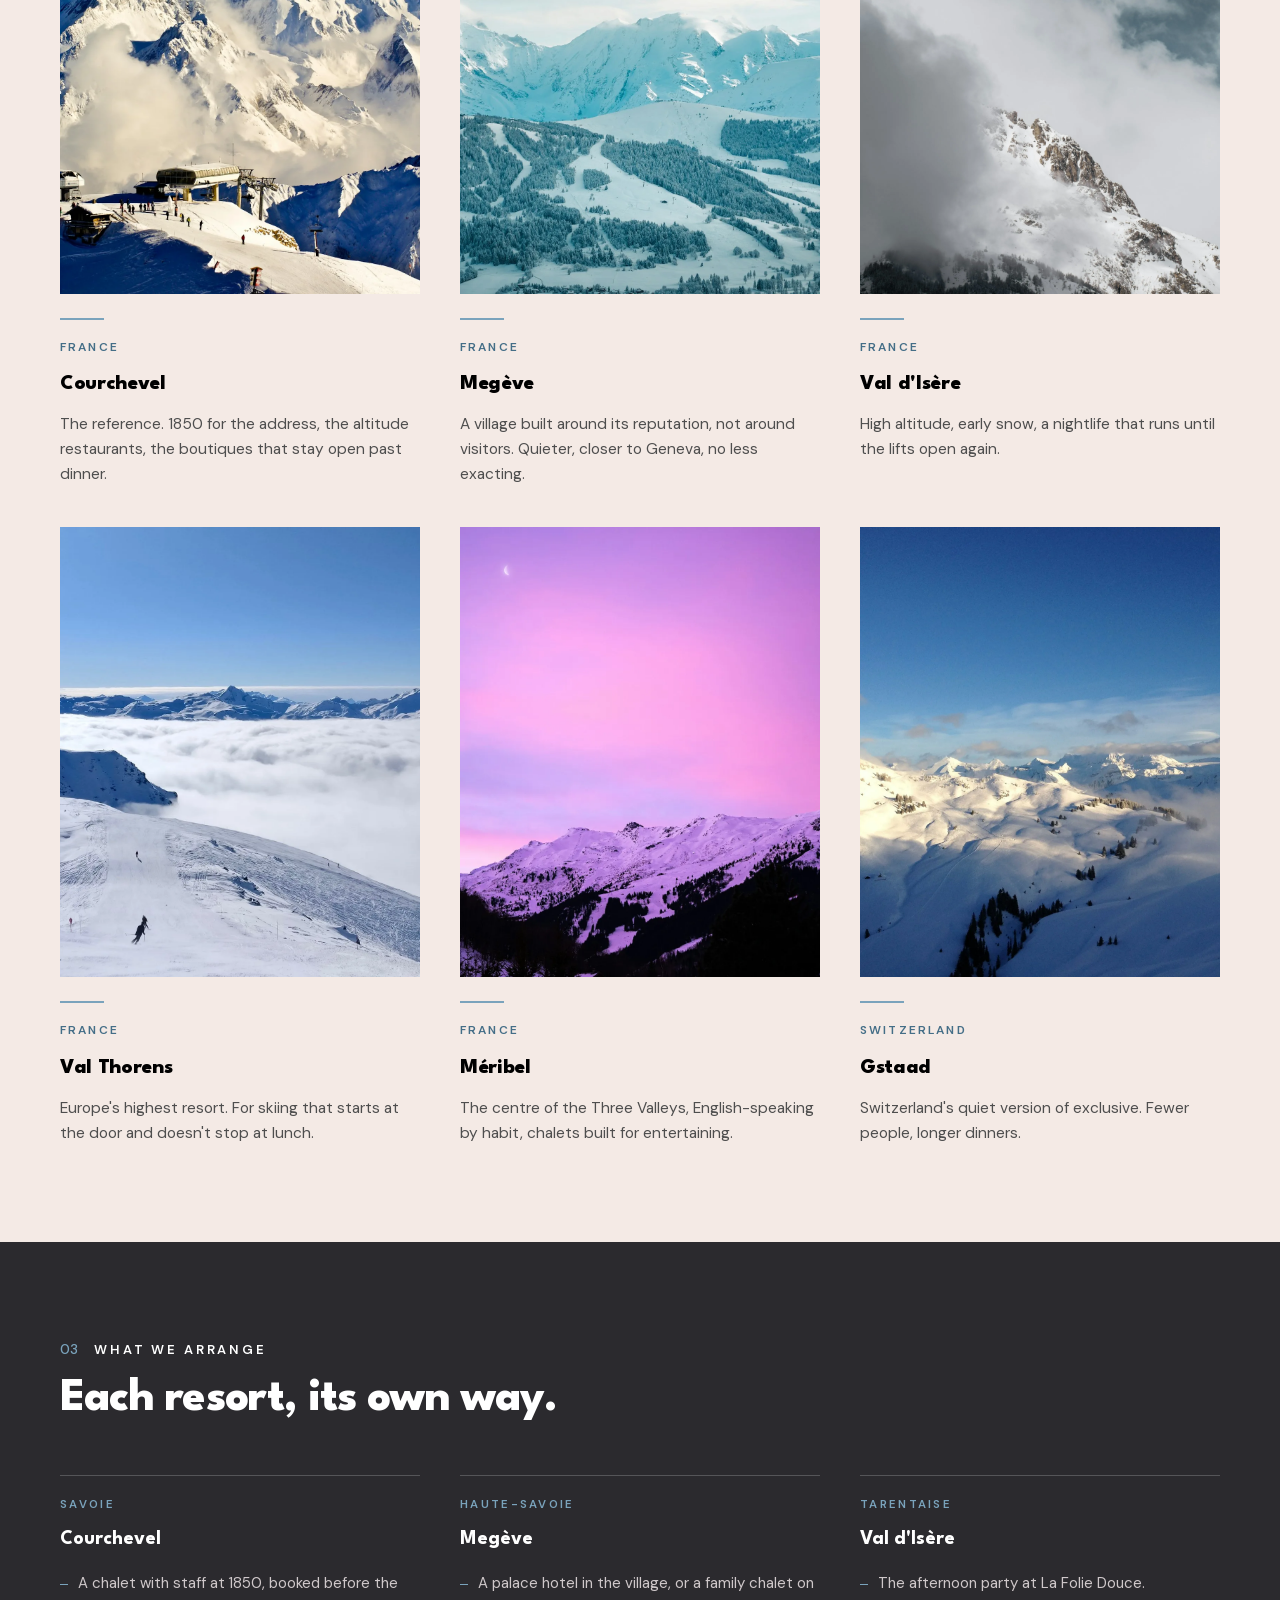
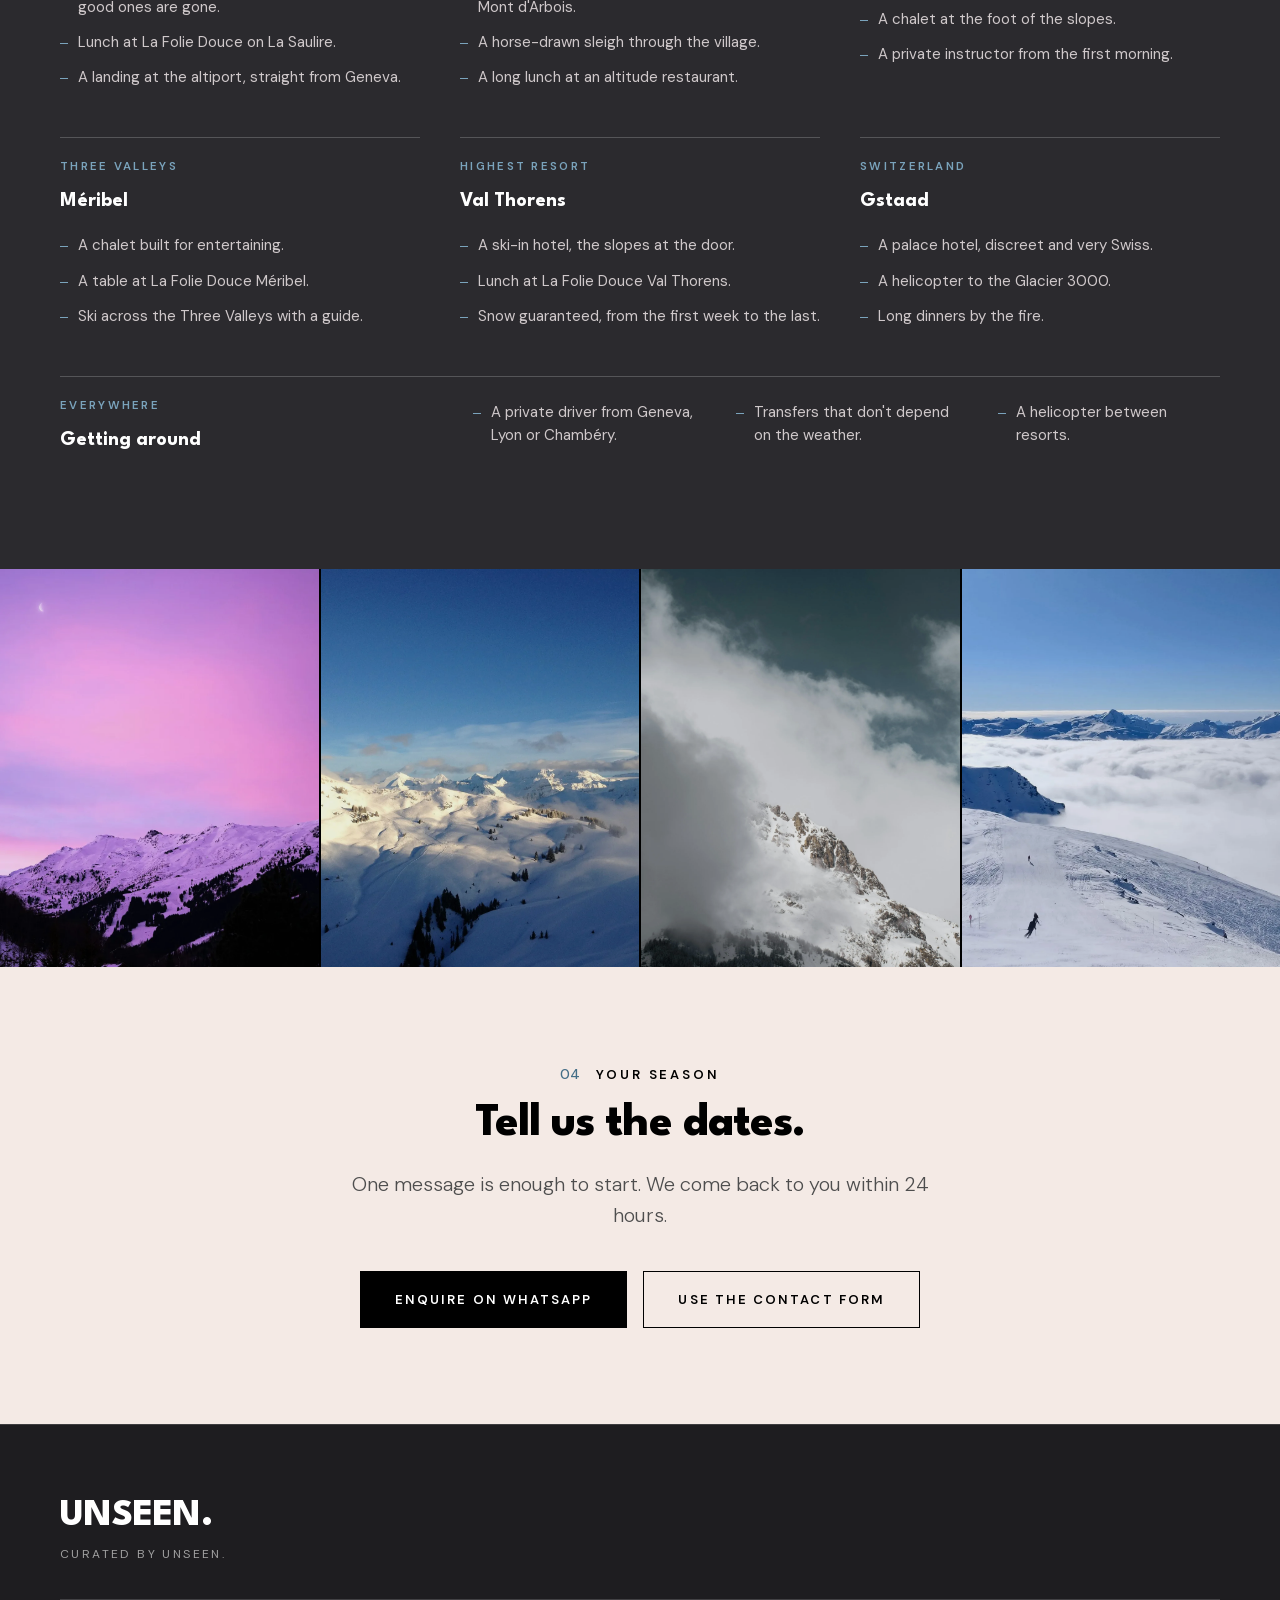
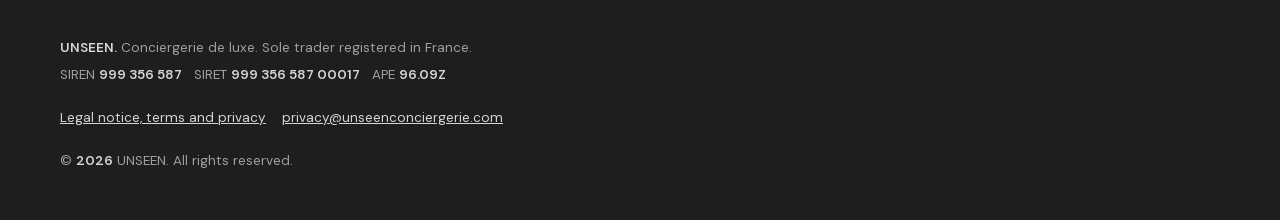
<file: site-unseen/saison-ski-2026-2027.html>
<!DOCTYPE html>
<html lang="en">
<head>
<meta charset="utf-8">
<meta name="viewport" content="width=device-width, initial-scale=1">
<title>UNSEEN. — Ski Season 2026-2027</title>
<meta property="og:type" content="website">
<meta property="og:site_name" content="UNSEEN.">
<meta property="og:url" content="https://unseenconciergerie.com/saison-ski-2026-2027.html">
<meta property="og:title" content="UNSEEN. — Ski Season 2026-2027">
<meta property="og:description" content="UNSEEN. in the Alps for winter 2026-2027. Courchevel, Megève, Val d&#x27;Isère, Val Thorens, Méribel, Gstaad. Chalets, altitude dining, private transport, arranged a season ahead.">
<meta property="og:image" content="https://unseenconciergerie.com/img/og-saison-ski-2026-2027.jpg">
<meta property="og:image:width" content="1200">
<meta property="og:image:height" content="630">
<meta name="twitter:card" content="summary_large_image">
<link rel="icon" href="/favicon-32.png" sizes="32x32" type="image/png">
<link rel="icon" href="/favicon-48.png" sizes="48x48" type="image/png">
<link rel="apple-touch-icon" href="/apple-touch-icon.png">
<meta name="description" content="UNSEEN. in the Alps for winter 2026-2027. Courchevel, Megève, Val d'Isère, Val Thorens, Méribel, Gstaad. Chalets, altitude dining, private transport, arranged a season ahead.">
<link rel="canonical" href="https://unseenconciergerie.com/saison-ski-2026-2027.html">
<link rel="stylesheet" href="fonts.css">
<style>
:root{
  --accent:#7AA3BC;
  --noir:#000000;
  --blanc:#FFFFFF;
  --bleu-clair:#F4EAE5;
  --gris-doux:#E5D7D0;
  --texte-2:#4E4E4E;
  --texte-3:#6E6366;
  --max:1240px;
  --pad:40px;
}
*{box-sizing:border-box;margin:0;padding:0}
html{scroll-behavior:smooth}
body{background:var(--bleu-clair);color:var(--noir);font-family:'DM Sans','Noto Sans SC',system-ui,-apple-system,sans-serif;font-weight:400;font-size:17px;line-height:1.65;-webkit-font-smoothing:antialiased}
h1,h2,h3{font-family:'League Spartan','Noto Sans SC',sans-serif;font-weight:700}
:lang(zh) h1,:lang(zh) h2,:lang(zh) h3,:lang(zh) .hero-mark{font-weight:900}
:lang(zh) h1,:lang(zh) h2,:lang(zh) h3,:lang(zh) .lede,:lang(zh) .hero-body p,:lang(zh) .sitem p,:lang(zh) .band p{letter-spacing:0}
:lang(zh) .lede,:lang(zh) .hero-body p,:lang(zh) .sitem p{line-height:1.9}
img{display:block;max-width:100%}
.wrap{max-width:var(--max);margin:0 auto;padding:0 var(--pad)}
.num{font-family:'DM Sans',sans-serif;font-variant-numeric:tabular-nums}
.rule-accent{height:2px;width:44px;background:var(--accent);border:0}
picture{display:block;width:100%;height:100%}

.topbar{position:sticky;top:0;z-index:60;background:rgba(255,255,255,.96);backdrop-filter:blur(10px);-webkit-backdrop-filter:blur(10px);border-bottom:1px solid rgba(0,0,0,.09)}
.topbar-in{max-width:var(--max);margin:0 auto;padding:16px var(--pad);display:flex;align-items:center;justify-content:space-between;gap:20px}
.mark{font-family:'League Spartan',sans-serif;font-weight:800;font-size:21px;letter-spacing:-.01em;line-height:1;text-decoration:none;color:var(--noir)}
.nav{display:flex;align-items:center;gap:26px}
.nav a{font-size:13px;letter-spacing:.11em;text-transform:uppercase;text-decoration:none;color:var(--noir);font-weight:500;padding:5px 0;border-bottom:1px solid transparent}
.nav a:hover,.nav a:focus-visible{border-bottom-color:var(--accent);color:var(--accent)}
.langsw{display:flex;align-items:center;gap:7px;font-size:13px;letter-spacing:.08em;font-weight:600}
.langsw button{background:none;border:0;cursor:pointer;font:inherit;color:var(--texte-3);padding:5px 2px}
.langsw button[aria-pressed="true"]{color:var(--accent)}
.langsw .sep{color:var(--gris-doux)}
section[id],div[id]{scroll-margin-top:88px}
@media(max-width:900px){.topbar-in{padding:14px var(--pad)}.nav{display:none}.langsw{margin-left:auto}}

.hero{position:relative;background:var(--noir);color:var(--blanc);overflow:hidden;min-height:78vh;display:flex;align-items:center}
.hero-bg{position:absolute;inset:0}
.hero img.bg{position:absolute;inset:0;width:100%;height:100%;object-fit:cover;opacity:.55}
.hero .veil{position:absolute;inset:0;background:linear-gradient(90deg,rgba(0,0,0,.84) 0%,rgba(0,0,0,.52) 55%,rgba(0,0,0,.22) 100%)}
.hero-in{position:relative;max-width:var(--max);margin:0 auto;padding:130px var(--pad) 90px;width:100%}
.hero-desc{font-size:14px;letter-spacing:.26em;text-transform:uppercase;font-weight:500;color:#C9C9C9}
.hero-body{margin-top:24px;max-width:680px}
.hero-body h1{font-weight:800;font-size:clamp(32px,5vw,58px);line-height:1.04;letter-spacing:-.02em}
.hero-body p{margin-top:24px;font-weight:300;font-size:19px;line-height:1.6;color:#D5D5D5}
.cta-row{margin-top:40px;display:flex;gap:16px;flex-wrap:wrap}
.btn{display:inline-block;padding:17px 34px;font-size:13px;letter-spacing:.16em;text-transform:uppercase;font-weight:600;text-decoration:none;border:1px solid currentColor;color:var(--blanc);transition:background .18s,color .18s,border-color .18s;cursor:pointer;font-family:inherit}
.btn:hover,.btn:focus-visible{background:var(--blanc);color:var(--noir)}
.btn-accent{background:var(--accent);border-color:var(--accent);color:var(--noir)}
.btn-accent:hover,.btn-accent:focus-visible{background:var(--blanc);border-color:var(--blanc);color:var(--noir)}
@media(max-width:600px){.hero{min-height:64vh}.hero-in{padding:82px var(--pad) 58px}.hero .veil{background:linear-gradient(180deg,rgba(0,0,0,.66) 0%,rgba(0,0,0,.86) 100%)}}

section{padding:96px 0}
.sec-white{background:var(--blanc)}
.sec-pale{background:var(--bleu-clair)}
.sec-dark{background:#2B2A2E;color:var(--blanc)}
.head{max-width:720px}
.eyebrow{display:flex;align-items:baseline;gap:16px;margin-bottom:14px}
.eyebrow .n{font-family:'DM Sans',sans-serif;font-size:14px;color:var(--accent);font-weight:500}
.eyebrow .t{font-size:13px;letter-spacing:.22em;text-transform:uppercase;font-weight:600}
h2{font-weight:800;font-size:clamp(30px,4.2vw,46px);line-height:1.05;letter-spacing:-.02em;margin-bottom:20px}
.lede{font-weight:300;font-size:20px;line-height:1.55;color:var(--texte-2)}
.sec-dark .lede{color:#C2C2C2}

.srow{display:grid;grid-template-columns:repeat(3,1fr);gap:40px;margin-top:56px}
.sitem .sph{aspect-ratio:4/5;overflow:hidden;background:#111;margin-bottom:24px}
.sitem .sph img{width:100%;height:100%;object-fit:cover;transition:transform .5s ease}
.sitem:hover .sph img{transform:scale(1.04)}
.sitem .rule-accent{margin-bottom:18px}
.sitem .tag{display:block;font-size:12px;letter-spacing:.18em;text-transform:uppercase;color:var(--accent);font-weight:600;margin-bottom:10px}
.sitem h3{font-weight:800;font-size:21px;letter-spacing:-.015em;margin-bottom:10px}
.sitem p{font-size:15.5px;line-height:1.62;color:var(--texte-2)}
@media(max-width:860px){.srow{grid-template-columns:1fr 1fr;gap:30px;margin-top:36px}}
@media(max-width:600px){.srow{grid-template-columns:1fr;gap:30px}}

.list-sec{margin-top:52px;display:flex;flex-direction:column;gap:0;max-width:760px}
.list-row{display:flex;gap:22px;padding:24px 0;border-top:1px solid rgba(0,0,0,.10)}
.sec-dark .list-row{border-top-color:rgba(255,255,255,.14)}
.list-row:last-child{border-bottom:1px solid rgba(0,0,0,.10)}
.sec-dark .list-row:last-child{border-bottom-color:rgba(255,255,255,.14)}
.list-row .k{font-family:'DM Sans',sans-serif;font-weight:600;font-size:13px;color:var(--accent);flex:0 0 28px;padding-top:2px}
.list-row p{font-size:17px;line-height:1.55}

.band{position:relative;background:var(--noir);overflow:hidden;min-height:clamp(340px,48vh,480px);display:flex;align-items:flex-end}
.band img{position:absolute;inset:0;width:100%;height:100%;object-fit:cover;opacity:.6}
.band .veil{position:absolute;inset:0;background:linear-gradient(180deg,rgba(0,0,0,.10) 30%,rgba(0,0,0,.80) 100%)}
.band .in{position:relative;max-width:var(--max);margin:0 auto;width:100%;padding:0 var(--pad) 54px;color:var(--blanc)}
.band .wl{height:1px;width:78px;background:var(--accent);border:0;margin-bottom:22px}
.band p{font-weight:300;font-size:clamp(21px,3vw,32px);line-height:1.26;letter-spacing:-.01em;max-width:660px}
.band .sig{margin-top:18px;font-size:12px;letter-spacing:.2em;text-transform:uppercase;color:#B4B4B4;font-weight:500}

.mosaic{display:grid;grid-template-columns:repeat(4,1fr);gap:2px;background:var(--noir)}
.mosaic figure{margin:0;aspect-ratio:4/5;overflow:hidden;background:#111}
.mosaic img{width:100%;height:100%;object-fit:cover;transition:transform .6s ease,opacity .4s ease;opacity:.92}
.mosaic figure:hover img{transform:scale(1.05);opacity:1}
@media(max-width:900px){.mosaic{grid-template-columns:repeat(2,1fr)}}

.cta-band{text-align:center}
.cta-band .head{max-width:620px;margin:0 auto}
.cta-band .cta-row{justify-content:center}

footer{background:#1E1D20;color:var(--blanc);padding:72px 0 46px;border-top:1px solid rgba(255,255,255,.14)}
.foot-mark{font-family:'League Spartan',sans-serif;font-weight:800;font-size:38px;line-height:1}
.curated{font-size:12px;letter-spacing:.2em;text-transform:uppercase;color:#A0A0A0;margin-top:10px}
.foot-sep{height:1px;background:#FFFFFF;opacity:.16;border:0;margin-top:34px}
.foot-legal{margin-top:34px;font-size:13.5px;line-height:2;color:#A0A0A0}
.foot-legal a{color:#D6D6D6}
.foot-legal a:hover,.foot-legal a:focus-visible{color:var(--accent)}
.foot-legal .num,.foot-legal strong{color:#D6D6D6;font-weight:600}

a:focus-visible,button:focus-visible{outline:2px solid var(--accent);outline-offset:3px}
@media(prefers-reduced-motion:reduce){html{scroll-behavior:auto}}
@media(max-width:560px){
  :root{--pad:24px}
  body{font-size:16.5px}
  section{padding:58px 0}
  h2{font-size:clamp(27px,7vw,34px)}
  .lede{font-size:17.5px}
  .btn{padding:16px 26px;width:100%;text-align:center}
  .band p{font-size:clamp(19px,5.6vw,24px)}
  .mosaic figure{aspect-ratio:1/1}
  footer{padding:52px 0 38px}
  .foot-mark{font-size:32px}
}

/* Ce que nous organisons, par station (charte V1.4) */
.cats{display:grid;grid-template-columns:repeat(4,1fr);gap:48px 40px;margin-top:52px}
.cats.trois{grid-template-columns:repeat(3,1fr)}
.cat{border-top:1px solid rgba(255,255,255,.2);padding-top:20px}
.cat .k2{display:block;font-size:11.5px;letter-spacing:.2em;text-transform:uppercase;color:var(--accent);font-weight:600}
.cat h3{font-size:20px;margin:8px 0 16px}
.cat ul{list-style:none;display:flex;flex-direction:column;gap:12px}
.cat li{position:relative;padding-left:18px;font-size:15px;line-height:1.55;color:#CFC8CA}
.cat li:before{content:"";position:absolute;left:0;top:.8em;width:8px;height:1px;background:var(--accent)}
.cat.large{grid-column:1/-1;display:grid;grid-template-columns:1fr 2fr;gap:0 40px;align-items:start}
.cat.large ul{flex-direction:row;flex-wrap:wrap;gap:12px 40px;padding-top:4px}
.cat.large li{flex:1 1 220px}
@media(max-width:900px){.cats,.cats.trois{display:flex;overflow-x:auto;scroll-snap-type:x mandatory;gap:14px;margin:32px calc(var(--pad) * -1) 0;padding:0 var(--pad) 8px;scroll-padding-left:var(--pad);scrollbar-width:none;-webkit-overflow-scrolling:touch}.cats::-webkit-scrollbar{display:none}.cat,.cat.large{flex:0 0 80%;scroll-snap-align:start;display:block;background:rgba(255,255,255,.04);padding:20px 18px 22px;border-top:2px solid var(--accent)}.cat.large ul{flex-direction:column}.cat.large li{flex:none}}
/* Téléphone : tout est visible tout de suite (l'apparition douce laissait des blocs vides sur iPhone) */
@media(max-width:900px){.rv,.reveal{opacity:1!important;transform:none!important;transition:none!important}}


/* Téléphone : les adresses défilent au doigt, comme sur Paris */
@media(max-width:900px){.srow{display:flex;overflow-x:auto;scroll-snap-type:x mandatory;gap:16px;margin:32px calc(var(--pad) * -1) 0;padding:0 var(--pad) 8px;scroll-padding-left:var(--pad);scrollbar-width:none;-webkit-overflow-scrolling:touch}.srow::-webkit-scrollbar{display:none}.sitem{flex:0 0 76%;scroll-snap-align:start}}
/* Menu sur téléphone (charte V1.4) */
.burger{display:none;width:44px;height:44px;border:0;background:none;cursor:pointer;position:relative;margin-left:6px}
.burger span{position:absolute;left:11px;right:11px;height:1.5px;background:#000;transition:transform .25s,opacity .25s}
.burger span:nth-child(1){top:16px}.burger span:nth-child(2){top:22px}.burger span:nth-child(3){top:28px}
.menu-open .burger span:nth-child(1){transform:translateY(6px) rotate(45deg)}
.menu-open .burger span:nth-child(2){opacity:0}
.menu-open .burger span:nth-child(3){transform:translateY(-6px) rotate(-45deg)}
.mpanel{position:fixed;left:0;right:0;bottom:0;top:64px;background:#fff;z-index:59;padding:26px 22px calc(26px + env(safe-area-inset-bottom));display:flex;flex-direction:column;opacity:0;pointer-events:none;transform:translateY(-8px);transition:opacity .25s,transform .25s}
.menu-open .mpanel{opacity:1;pointer-events:auto;transform:none}
.mpanel a{font-family:'League Spartan',sans-serif;font-weight:800;font-size:30px;text-decoration:none;color:#000;padding:12px 0;border-bottom:1px solid #E5D7D0}
.mpanel .bas{margin-top:auto;display:flex;flex-direction:column;gap:10px}
.mpanel .bas a{font-family:'DM Sans',sans-serif;font-weight:500;font-size:16px;border:0;padding:0}
@media(max-width:900px){.burger{display:block}}
/* Menu téléphone : même montage que l'accueil (fiable au toucher sur iPhone) */
.topbar{z-index:70}
.burger{z-index:2;touch-action:manipulation;-webkit-tap-highlight-color:transparent}
.burger span{pointer-events:none}
.mpanel{top:0;padding-top:104px;visibility:hidden;transition:opacity .25s,transform .25s,visibility .25s}
.menu-open .mpanel{visibility:visible}
/* Grille de 3 photos sur téléphone : la première sur toute la largeur, pas de case vide */
@media(max-width:700px){.mosaic figure:first-child:nth-last-child(3){grid-column:1/-1;aspect-ratio:16/10}}
</style>
<style>
/* Contraste (27/10/2026) : cette page garde toujours le Glacier (elle ne charge pas season.css) ;
   le texte en Glacier sur fond clair passe dans sa version foncée, lisible. */
:root{--accent-texte:#446E87}
:root :is(.eyebrow .n,.steps li:before,.svc .n,.cat .k2,.sitem .tag,.card .tag,.dest .tag,.rows li b,.cardd .tag,.list-row .k,h2 .k,header.page .eyebrow,.nn span,.enq-head .tag,.enq-done h3,.ci .lbl,.tl-k,.liste i,
.langsw button[aria-pressed="true"],.lang button[aria-pressed="true"]){color:var(--accent-texte)}
:root :is(.sombre,.sec-dark,.hero,footer,.navpanel,.top-dark) :is(.eyebrow .n,.steps li:before,.svc .n,.cat .k2,.sitem .tag,.card .tag,.dest .tag,.rows li b,.cardd .tag,.list-row .k,h2 .k,header.page .eyebrow,.nn span,.enq-head .tag,.enq-done h3,.ci .lbl,.tl-k,.liste i){color:var(--accent)}

/* bouton WhatsApp fixe sur téléphone (comme sur Paris, Riviera, Océan Indien, Professionnels) */
.wa{display:none}
@media(max-width:900px){
  .wa{display:flex;position:fixed;right:16px;bottom:calc(16px + env(safe-area-inset-bottom));z-index:40;width:50px;height:50px;border-radius:50%;background:var(--accent);color:var(--sur-accent);align-items:center;justify-content:center;box-shadow:0 6px 18px rgba(0,0,0,.22);text-decoration:none;transition:opacity .25s}
  .wa svg{width:24px;height:24px}
  .wa.wa-cache{opacity:0;pointer-events:none}
}

.mpanel .pro-q{margin-top:30px;font-size:14px;color:#6E6E6E}
.mpanel a.pro{font-family:'DM Sans',sans-serif;font-weight:600;font-size:17px;border-bottom:0;padding:6px 0 0}
.mpanel a.pro:after{content:" \2192"}

/* menu ordinateur : « Professionnels » à droite, juste avant les langues, séparé des liens clients */
.langsw a.pro,.lang a.pro{font-size:11.5px;letter-spacing:.14em;text-transform:uppercase;text-decoration:none;color:#000;font-weight:500;opacity:.7;margin-right:12px;padding-right:20px;border-right:1px solid rgba(0,0,0,.22);white-space:nowrap}
.langsw a.pro:hover,.lang a.pro:hover,.langsw a.pro.on,.lang a.pro.on{opacity:1}
@media(max-width:900px){.langsw a.pro,.lang a.pro{display:none}}
</style>
</head>
<body>

<div class="topbar">
  <div class="topbar-in">
    <a class="mark" href="index.html#top">UNSEEN.</a>
    <nav class="nav">
      <a href="index.html#services" data-en="Services" data-fr="Services" data-zh="服务">Services</a>
      <a href="index.html#destinations" data-en="Destinations" data-fr="Destinations" data-zh="目的地">Destinations</a>
      <a href="index.html#now" data-en="Seasons" data-fr="Saisons" data-zh="当季">Seasons</a>
      
      <a href="index.html#contact" data-en="Contact" data-fr="Contact" data-zh="联系我们">Contact</a>
    </nav>
    <div class="langsw">
      <a href="professionals.html" class="pro" data-en="Professionals" data-fr="Professionnels" data-zh="专业合作">Professionals</a>
      <button type="button" id="btn-en" aria-pressed="true">EN</button>
      <span class="sep">/</span>
      <button type="button" id="btn-fr" aria-pressed="false">FR</button>
      <span class="sep">/</span>
      <button type="button" id="btn-zh" aria-pressed="false" lang="zh">中文</button>
    </div>
    <button class="burger" id="burger" type="button" aria-label="Menu" aria-expanded="false" aria-controls="mpanel"><span></span><span></span><span></span></button>
  </div>
</div>
<nav class="mpanel" id="mpanel" aria-hidden="true">
  <a href="index.html#services" data-en="Services" data-fr="Services" data-zh="服务">Services</a>
      <a href="index.html#destinations" data-en="Destinations" data-fr="Destinations" data-zh="目的地">Destinations</a>
      <a href="index.html#now" data-en="Seasons" data-fr="Saisons" data-zh="当季">Seasons</a>
      
      <a href="index.html#contact" data-en="Contact" data-fr="Contact" data-zh="联系我们">Contact</a>
      <span class="pro-q" data-en="Travel professional?" data-fr="Vous êtes professionnel du voyage ?" data-zh="您是旅游业专业人士？">Travel professional?</span>
      <a href="professionals.html" class="pro" data-en="Professionals" data-fr="Professionnels" data-zh="专业合作">Professionals</a>
  <div class="bas"><a href="https://wa.me/33613850733">WhatsApp</a><a href="#" data-u="contact" data-d="unseenconciergerie.com">contact&#64;unseenconciergerie.com</a></div>
</nav>


<div class="hero">
  <div class="hero-bg" aria-hidden="true">
    <picture><source type="image/webp" srcset="img/ski-courchevel.webp"><img class="bg" src="img/ski-courchevel.jpg" alt="A luxury chalet in the snow at dusk in the French Alps" data-alt-en="A luxury chalet in the snow at dusk in the French Alps" data-alt-fr="Un chalet de luxe sous la neige au crépuscule dans les Alpes françaises" data-alt-zh="法国阿尔卑斯山黄昏雪景中的豪华木屋别墅"></picture>
  </div>
  <div class="veil"></div>
  <div class="hero-in">
    <div class="hero-desc" data-en="Winter 2026–2027" data-fr="Hiver 2026-2027" data-zh="2026–2027 冬季">Winter 2026–2027</div>
    <div class="hero-body">
      <h1 data-en="The season, arranged before it starts." data-fr="La saison, préparée avant même qu&#x27;elle ne commence." data-zh="滑雪季，提前为您安排妥当。">The season, arranged before it starts.</h1>
      <p data-en="Courchevel in late December. Gstaad the week after. A late addition to Val d'Isère, three days before the children arrive. We hold the season a step ahead, so nothing is left to chance once you're there." data-fr="Courchevel fin décembre, Gstaad la semaine suivante, puis Val d&#x27;Isère ajouté au dernier moment, trois jours avant l&#x27;arrivée des enfants. Nous gardons une longueur d&#x27;avance sur la saison, pour que rien ne soit laissé au hasard une fois sur place." data-zh="十二月下旬在库舍维尔，下一周去格施塔德，孩子们抵达前三天，又临时加上瓦勒迪泽尔。我们始终比雪季快一步，让您到了之后，一切都不靠运气。">Courchevel in late December. Gstaad the week after. A late addition to Val d'Isère, three days before the children arrive. We hold the season a step ahead, so nothing is left to chance once you're there.</p>
    </div>
    <div class="cta-row">
      <a class="btn btn-accent" href="https://wa.me/33613850733" data-en="Enquire on WhatsApp" data-fr="Nous écrire sur WhatsApp" data-zh="WhatsApp咨询">Enquire on WhatsApp</a>
      <a class="btn" href="index.html#contact" data-en="Tell us your dates" data-fr="Indiquez-nous vos dates" data-zh="告诉我们您的行程日期">Tell us your dates</a>
    </div>
  </div>
</div>

<section id="why" class="sec-white">
  <div class="wrap">
    <div class="head">
      <div class="eyebrow"><span class="n">01</span><span class="t" data-en="Why now" data-fr="Pourquoi maintenant" data-zh="为什么现在预订">Why now</span></div>
      <h2 data-en="Booked months before the first snowfall." data-fr="Tout se réserve des mois avant les premières neiges." data-zh="早在第一场雪落下前，便已订满。">Booked months before the first snowfall.</h2>
      <p class="lede" data-en="The best chalets, the best tables at altitude, the best transfers: all of it is taken months in advance. We work the season from October, so your name is already on the list when you decide to come." data-fr="Les plus beaux chalets, les meilleures tables d&#x27;altitude, les transferts les plus pratiques : tout se réserve des mois à l&#x27;avance. Nous préparons la saison dès octobre, pour que votre nom figure déjà sur la liste le jour où vous décidez de venir." data-zh="最好的木屋别墅、最好的高山餐厅、最好的接送安排，往往提前数月就已订满。我们从十月开始筹备整个雪季，让您决定启程的那一刻，您的名字早已在名单之上。">The best chalets, the best tables at altitude, the best transfers: all of it is taken months in advance. We work the season from October, so your name is already on the list when you decide to come.</p>
    </div>
  </div>
</section>

<section id="destinations" class="sec-pale">
  <div class="wrap">
    <div class="head">
      <div class="eyebrow"><span class="n">02</span><span class="t" data-en="Destinations" data-fr="Destinations" data-zh="目的地">Destinations</span></div>
      <h2 data-en="Six addresses, one season." data-fr="Six adresses, une seule saison." data-zh="六处雪地，同一个雪季。">Six addresses, one season.</h2>
    </div>
    <div class="srow">
      <article class="sitem">
        <div class="sph"><picture><source type="image/webp" srcset="img/ski-courchevel.webp"><img src="img/ski-courchevel.jpg" alt="Courchevel 1850 at sunset" data-alt-en="Courchevel 1850 at sunset" data-alt-fr="Courchevel 1850 au coucher du soleil" data-alt-zh="日落时分的库舍维尔1850" loading="lazy"></picture></div>
        <hr class="rule-accent">
        <span class="tag" data-en="France" data-fr="France" data-zh="法国">France</span>
        <h3>Courchevel</h3>
        <p data-en="The reference. 1850 for the address, the altitude restaurants, the boutiques that stay open past dinner." data-fr="La référence. Courchevel 1850 pour le prestige, les restaurants d&#x27;altitude, et des boutiques ouvertes bien après le dîner." data-zh="标杆之选。库舍维尔1850的顶级地段、高山餐厅，以及晚餐后仍在营业的精品店。">The reference. 1850 for the address, the altitude restaurants, the boutiques that stay open past dinner.</p>
      </article>
      <article class="sitem">
        <div class="sph"><picture><source type="image/webp" srcset="img/ski-megeve.webp"><img src="img/ski-megeve.jpg" alt="The village of Megève under snow" data-alt-en="The village of Megève under snow" data-alt-fr="Le village de Megève sous la neige" data-alt-zh="雪中的梅杰夫小镇" loading="lazy"></picture></div>
        <hr class="rule-accent">
        <span class="tag" data-en="France" data-fr="France" data-zh="法国">France</span>
        <h3>Megève</h3>
        <p data-en="A village built around its reputation, not around visitors. Quieter, closer to Geneva, no less exacting." data-fr="Un vrai village, qui a bâti sa réputation sans courir après les visiteurs. Plus discret, plus proche de Genève, tout aussi exigeant." data-zh="一个靠口碑而非游客维系的小镇。更安静，离日内瓦更近，同样一丝不苟。">A village built around its reputation, not around visitors. Quieter, closer to Geneva, no less exacting.</p>
      </article>
      <article class="sitem">
        <div class="sph"><picture><source type="image/webp" srcset="img/ski-valdisere.webp"><img src="img/ski-valdisere.jpg" alt="Val d'Isère slopes at high altitude" data-alt-en="Val d'Isère slopes at high altitude" data-alt-fr="Les pistes de Val d'Isère en haute altitude" data-alt-zh="高海拔的瓦勒迪泽尔雪道" loading="lazy"></picture></div>
        <hr class="rule-accent">
        <span class="tag" data-en="France" data-fr="France" data-zh="法国">France</span>
        <h3 data-en="Val d'Isère" data-fr="Val d'Isère" data-zh="瓦勒迪泽尔">Val d'Isère</h3>
        <p data-en="High altitude, early snow, a nightlife that runs until the lifts open again." data-fr="La haute altitude, une neige qui arrive tôt, et des nuits qui se prolongent jusqu&#x27;à l&#x27;ouverture des remontées." data-zh="海拔高、降雪早，夜生活一直持续到缆车重新开启。">High altitude, early snow, a nightlife that runs until the lifts open again.</p>
      </article>
      <article class="sitem">
        <div class="sph"><picture><source type="image/webp" srcset="img/ski-valthorens.webp"><img src="img/ski-valthorens.jpg" alt="Val Thorens, the highest resort in Europe" data-alt-en="Val Thorens, the highest resort in Europe" data-alt-fr="Val Thorens, la station la plus haute d'Europe" data-alt-zh="欧洲海拔最高的瓦尔托朗斯滑雪场" loading="lazy"></picture></div>
        <hr class="rule-accent">
        <span class="tag" data-en="France" data-fr="France" data-zh="法国">France</span>
        <h3 data-en="Val Thorens" data-fr="Val Thorens" data-zh="瓦尔托朗斯">Val Thorens</h3>
        <p data-en="Europe's highest resort. For skiing that starts at the door and doesn't stop at lunch." data-fr="La plus haute station d&#x27;Europe, pour chausser les skis devant sa porte et skier jusqu&#x27;au soir." data-zh="欧洲海拔最高的滑雪胜地。出门即可滑雪，正午也不停歇。">Europe's highest resort. For skiing that starts at the door and doesn't stop at lunch.</p>
      </article>
      <article class="sitem">
        <div class="sph"><picture><source type="image/webp" srcset="img/ski-meribel.webp"><img src="img/ski-meribel.jpg" alt="Méribel at the centre of the Three Valleys" data-alt-en="Méribel at the centre of the Three Valleys" data-alt-fr="Méribel au cœur des Trois Vallées" data-alt-zh="三峡谷中心地带的梅里贝尔" loading="lazy"></picture></div>
        <hr class="rule-accent">
        <span class="tag" data-en="France" data-fr="France" data-zh="法国">France</span>
        <h3 data-en="Méribel" data-fr="Méribel" data-zh="梅里贝尔">Méribel</h3>
        <p data-en="The centre of the Three Valleys, English-speaking by habit, chalets built for entertaining." data-fr="Le cœur des Trois Vallées, une clientèle très internationale, et des chalets faits pour recevoir." data-zh="三峡谷的中心地带，惯用英语接待，木屋别墅专为待客而建。">The centre of the Three Valleys, English-speaking by habit, chalets built for entertaining.</p>
      </article>
      <article class="sitem">
        <div class="sph"><picture><source type="image/webp" srcset="img/ski-gstaad.webp"><img src="img/ski-gstaad.jpg" alt="The village of Gstaad in Switzerland" data-alt-en="The village of Gstaad in Switzerland" data-alt-fr="Le village de Gstaad en Suisse" data-alt-zh="瑞士格施塔德小镇" loading="lazy"></picture></div>
        <hr class="rule-accent">
        <span class="tag" data-en="Switzerland" data-fr="Suisse" data-zh="瑞士">Switzerland</span>
        <h3>Gstaad</h3>
        <p data-en="Switzerland's quiet version of exclusive. Fewer people, longer dinners." data-fr="Le luxe à la suisse, tout en discrétion. Moins de monde, et des dîners qui s&#x27;éternisent." data-zh="瑞士式的低调尊贵。人少，晚餐时光更长。">Switzerland's quiet version of exclusive. Fewer people, longer dinners.</p>
      </article>
    </div>
  </div>
</section>

<section id="what" class="sec-dark">
  <div class="wrap">
    <div class="head">
      <div class="eyebrow"><span class="n">03</span><span class="t" data-en="What we arrange" data-fr="Ce qu'on organise" data-zh="我们为您安排">What we arrange</span></div>
      <h2 data-en="Each resort, its own way." data-fr="À chaque station, son art de vivre." data-zh="每个雪场，都有自己的方式。">Each resort, its own way.</h2>
    </div>
    <div class="cats trois"><div class="cat"><div><span class="k2" data-en="Savoie" data-fr="Savoie" data-zh="萨瓦省">Savoie</span><h3 data-en="Courchevel" data-fr="Courchevel" data-zh="库舍维尔">Courchevel</h3></div><ul><li><span data-en="A chalet with staff at 1850, booked before the good ones are gone." data-fr="Un chalet avec personnel à 1850, réservé avant que les plus beaux ne soient pris." data-zh="库舍维尔1850配备管家的木屋，赶在好房被订走之前。">A chalet with staff at 1850, booked before the good ones are gone.</span></li><li><span data-en="Lunch at La Folie Douce on La Saulire." data-fr="Un déjeuner à La Folie Douce, sur La Saulire." data-zh="在萨利尔山顶的La Folie Douce午餐。">Lunch at La Folie Douce on La Saulire.</span></li><li><span data-en="A landing at the altiport, straight from Geneva." data-fr="Un atterrissage à l&#x27;altiport, directement depuis Genève." data-zh="从日内瓦直飞，降落在高山机场。">A landing at the altiport, straight from Geneva.</span></li></ul></div><div class="cat"><div><span class="k2" data-en="Haute-Savoie" data-fr="Haute-Savoie" data-zh="上萨瓦省">Haute-Savoie</span><h3 data-en="Megève" data-fr="Megève" data-zh="梅杰夫">Megève</h3></div><ul><li><span data-en="A palace hotel in the village, or a family chalet on Mont d&#x27;Arbois." data-fr="Un hôtel de luxe au village, ou un chalet familial sur le Mont d&#x27;Arbois." data-zh="村中的豪华酒店，或阿尔布瓦山上的家庭木屋。">A palace hotel in the village, or a family chalet on Mont d'Arbois.</span></li><li><span data-en="A horse-drawn sleigh through the village." data-fr="Une promenade en traîneau à cheval dans le village." data-zh="乘马拉雪橇穿过小村。">A horse-drawn sleigh through the village.</span></li><li><span data-en="A long lunch at an altitude restaurant." data-fr="Un long déjeuner dans un restaurant d&#x27;altitude." data-zh="在高山餐厅悠长午餐。">A long lunch at an altitude restaurant.</span></li></ul></div><div class="cat"><div><span class="k2" data-en="Tarentaise" data-fr="Tarentaise" data-zh="塔朗泰斯">Tarentaise</span><h3 data-en="Val d&#x27;Isère" data-fr="Val d&#x27;Isère" data-zh="瓦勒迪泽尔">Val d'Isère</h3></div><ul><li><span data-en="The afternoon party at La Folie Douce." data-fr="L&#x27;après-ski en musique à La Folie Douce." data-zh="在La Folie Douce的午后派对。">The afternoon party at La Folie Douce.</span></li><li><span data-en="A chalet at the foot of the slopes." data-fr="Un chalet au pied des pistes." data-zh="雪道脚下的木屋。">A chalet at the foot of the slopes.</span></li><li><span data-en="A private instructor from the first morning." data-fr="Un moniteur privé dès le premier matin." data-zh="从第一天早晨起的私人滑雪教练。">A private instructor from the first morning.</span></li></ul></div><div class="cat"><div><span class="k2" data-en="Three Valleys" data-fr="Trois Vallées" data-zh="三峡谷">Three Valleys</span><h3 data-en="Méribel" data-fr="Méribel" data-zh="梅里贝尔">Méribel</h3></div><ul><li><span data-en="A chalet built for entertaining." data-fr="Un chalet fait pour recevoir." data-zh="为款待宾客而建的木屋。">A chalet built for entertaining.</span></li><li><span data-en="A table at La Folie Douce Méribel." data-fr="Une table à La Folie Douce Méribel." data-zh="La Folie Douce梅里贝尔店的一张餐桌。">A table at La Folie Douce Méribel.</span></li><li><span data-en="Ski across the Three Valleys with a guide." data-fr="Les Trois Vallées à ski, avec un guide." data-zh="由向导带领，滑遍三峡谷。">Ski across the Three Valleys with a guide.</span></li></ul></div><div class="cat"><div><span class="k2" data-en="Highest resort" data-fr="Station la plus haute" data-zh="最高的雪场">Highest resort</span><h3 data-en="Val Thorens" data-fr="Val Thorens" data-zh="瓦尔托朗斯">Val Thorens</h3></div><ul><li><span data-en="A ski-in hotel, the slopes at the door." data-fr="Un hôtel skis aux pieds, les pistes devant la porte." data-zh="滑雪进出的酒店，出门即是雪道。">A ski-in hotel, the slopes at the door.</span></li><li><span data-en="Lunch at La Folie Douce Val Thorens." data-fr="Un déjeuner à La Folie Douce Val Thorens." data-zh="在La Folie Douce瓦尔托朗斯店午餐。">Lunch at La Folie Douce Val Thorens.</span></li><li><span data-en="Snow guaranteed, from the first week to the last." data-fr="La neige assurée, de la première semaine à la dernière." data-zh="从第一周到最后一周，雪况都有保障。">Snow guaranteed, from the first week to the last.</span></li></ul></div><div class="cat"><div><span class="k2" data-en="Switzerland" data-fr="Suisse" data-zh="瑞士">Switzerland</span><h3 data-en="Gstaad" data-fr="Gstaad" data-zh="格施塔德">Gstaad</h3></div><ul><li><span data-en="A palace hotel, discreet and very Swiss." data-fr="Un palace discret, très suisse." data-zh="低调而地道的瑞士殿堂酒店。">A palace hotel, discreet and very Swiss.</span></li><li><span data-en="A helicopter to the Glacier 3000." data-fr="Un hélicoptère jusqu&#x27;au Glacier 3000." data-zh="乘直升机前往Glacier 3000冰川。">A helicopter to the Glacier 3000.</span></li><li><span data-en="Long dinners by the fire." data-fr="De longs dîners au coin du feu." data-zh="炉火旁悠长的晚餐。">Long dinners by the fire.</span></li></ul></div><div class="cat large"><div><span class="k2" data-en="Everywhere" data-fr="Partout" data-zh="全程">Everywhere</span><h3 data-en="Getting around" data-fr="Déplacements" data-zh="出行">Getting around</h3></div><ul><li><span data-en="A private driver from Geneva, Lyon or Chambéry." data-fr="Un chauffeur privé depuis Genève, Lyon ou Chambéry." data-zh="从日内瓦、里昂或尚贝里出发的私人专车。">A private driver from Geneva, Lyon or Chambéry.</span></li><li><span data-en="Transfers that don&#x27;t depend on the weather." data-fr="Des transferts qui ne dépendent pas de la météo." data-zh="不受天气影响的接送。">Transfers that don't depend on the weather.</span></li><li><span data-en="A helicopter between resorts." data-fr="Un hélicoptère d&#x27;une station à l&#x27;autre." data-zh="雪场之间乘直升机往来。">A helicopter between resorts.</span></li></ul></div></div>
  </div>
</section>



<div class="mosaic reveal">
  <figure><picture><source type="image/webp" srcset="img/ski-meribel.webp"><img src="img/ski-meribel.jpg" alt="Méribel chalet interior" data-alt-en="Méribel chalet interior" data-alt-fr="Intérieur d'un chalet à Méribel" data-alt-zh="梅里贝尔木屋别墅内部" loading="lazy"></picture></figure>
  <figure><picture><source type="image/webp" srcset="img/ski-gstaad.webp"><img src="img/ski-gstaad.jpg" alt="Gstaad village street under snow" data-alt-en="Gstaad village street under snow" data-alt-fr="Rue du village de Gstaad sous la neige" data-alt-zh="雪中的格施塔德村庄街道" loading="lazy"></picture></figure>
  <figure><picture><source type="image/webp" srcset="img/ski-valdisere.webp"><img src="img/ski-valdisere.jpg" alt="A rocky peak emerging from the clouds above Val d'Isère" data-alt-en="A rocky peak emerging from the clouds above Val d'Isère" data-alt-fr="Un sommet rocheux émergeant des nuages au-dessus de Val d'Isère" data-alt-zh="瓦勒迪泽尔上空云层中的岩石山峰" loading="lazy"></picture></figure>
  <figure><picture><source type="image/webp" srcset="img/ski-valthorens.webp"><img src="img/ski-valthorens.jpg" alt="Val Thorens peaks and slopes" data-alt-en="Val Thorens peaks and slopes" data-alt-fr="Sommets et pistes de Val Thorens" data-alt-zh="瓦尔托朗斯的山峰与雪道" loading="lazy"></picture></figure>
</div>

<section class="sec-pale cta-band">
  <div class="wrap">
    <div class="head">
      <div class="eyebrow" style="justify-content:center"><span class="n">04</span><span class="t" data-en="Your season" data-fr="Votre saison" data-zh="您的雪季">Your season</span></div>
      <h2 data-en="Tell us the dates." data-fr="Donnez-nous vos dates." data-zh="告诉我们日期。">Tell us the dates.</h2>
      <p class="lede" data-en="One message is enough to start. We come back to you within 24 hours." data-fr="Un message suffit pour commencer. Nous revenons vers vous sous 24 heures." data-zh="一条消息，即可开始。我们将在24小时内与您联系。">One message is enough to start. We come back to you within 24 hours.</p>
    </div>
    <div class="cta-row">
      <a class="btn btn-accent" style="color:var(--blanc);border-color:var(--noir);background:var(--noir)" href="https://wa.me/33613850733" data-en="Enquire on WhatsApp" data-fr="Nous écrire sur WhatsApp" data-zh="WhatsApp咨询">Enquire on WhatsApp</a>
      <a class="btn" style="color:var(--noir);border-color:var(--noir)" href="index.html#contact" data-en="Use the contact form" data-fr="Remplir le formulaire" data-zh="使用联系表单">Use the contact form</a>
    </div>
  </div>
</section>

<footer>
  <div class="wrap">
    <div class="foot-mark">UNSEEN.</div>
    <div class="curated">Curated by UNSEEN.</div>
    <hr class="foot-sep">
    <div class="foot-legal">
      <div><strong>UNSEEN.</strong> <span data-en="Conciergerie de luxe. Sole trader registered in France." data-fr="Conciergerie de luxe. Entreprise individuelle immatriculée en France." data-zh="私人奢华礼宾服务。法国注册个体企业。">Conciergerie de luxe. Sole trader registered in France.</span></div>
      <div>SIREN <span class="num">999 356 587</span> &nbsp; SIRET <span class="num">999 356 587 00017</span> &nbsp; APE <span class="num">96.09Z</span></div>
      <div style="margin-top:16px">
        <a href="legal.html" data-en="Legal notice, terms and privacy" data-fr="Mentions légales, conditions et confidentialité" data-zh="法律声明、条款与隐私政策">Legal notice, terms and privacy</a>
        &nbsp;&nbsp;
        <a href="#" data-u="privacy" data-d="unseenconciergerie.com">privacy&#64;unseenconciergerie.com</a>
      </div>
      <div style="margin-top:16px;color:#A0A0A0">&copy; <span class="num">2026</span> UNSEEN. <span data-en="All rights reserved." data-fr="Tous droits réservés." data-zh="版权所有。">All rights reserved.</span></div>
    </div>
  </div>
</footer>
<a class="wa" href="https://wa.me/33613850733" aria-label="WhatsApp"><svg viewBox="0 0 24 24" fill="currentColor" aria-hidden="true"><path d="M12 2a10 10 0 0 0-8.6 15.1L2 22l5-1.3A10 10 0 1 0 12 2zm0 18.2c-1.5 0-3-.4-4.2-1.2l-.3-.2-3 .8.8-2.9-.2-.3A8.2 8.2 0 1 1 12 20.2zm4.5-6.1c-.2-.1-1.5-.7-1.7-.8-.2-.1-.4-.1-.6.1l-.8 1c-.1.2-.3.2-.5.1a6.7 6.7 0 0 1-3.3-2.9c-.2-.4.2-.4.7-1.3.1-.2 0-.3 0-.4l-.8-1.8c-.2-.5-.4-.4-.6-.4h-.5c-.2 0-.4.1-.6.3-.2.2-.8.8-.8 1.9s.8 2.2.9 2.4c.1.1 1.6 2.5 4 3.5 1.5.6 2.1.7 2.8.6.5-.1 1.5-.6 1.7-1.2.2-.6.2-1.1.2-1.2-.1-.1-.3-.2-.5-.3z"/></svg></a>


<script>
(function(){
  var nodes = document.querySelectorAll('[data-en]');
  var boutons = { en: document.getElementById('btn-en'), fr: document.getElementById('btn-fr'), zh: document.getElementById('btn-zh') };
  var TITRES = {
    en: 'UNSEEN. — Ski Season 2026-2027',
    fr: 'UNSEEN. — Saison de ski 2026-2027',
    zh: 'UNSEEN. — 2026–2027 滑雪季'
  };
  function setLang(lang){
    for (var i=0;i<nodes.length;i++){
      var v = nodes[i].getAttribute('data-'+lang);
      if (v !== null) nodes[i].innerHTML = v;
    }
    var alts = document.querySelectorAll('[data-alt-en]');
    for (var a=0;a<alts.length;a++){
      var av = alts[a].getAttribute('data-alt-'+lang);
      if (av !== null) alts[a].setAttribute('alt', av);
    }
    document.documentElement.lang = lang;
    if (TITRES[lang]) document.title = TITRES[lang];
    for (var code in boutons){ if (boutons[code]) boutons[code].setAttribute('aria-pressed', code===lang ? 'true':'false'); }
    try { localStorage.setItem('unseen-lang', lang); } catch(e){}
  }
  for (var code in boutons){
    (function(code){ if (boutons[code]) boutons[code].addEventListener('click', function(){ setLang(code); }); })(code);
  }
  var saved=null; try { saved = localStorage.getItem('unseen-lang'); } catch(e){}
  var naviguateurLangue = (navigator.language || '').toLowerCase();
  if (saved === 'fr' || saved === 'zh') setLang(saved);
  else if (!saved && naviguateurLangue.indexOf('zh') === 0) setLang('zh');
  else if (!saved && naviguateurLangue.indexOf('fr') === 0) setLang('fr');
})();
</script>

<script>
(function(){var b=document.getElementById('burger'),p=document.getElementById('mpanel');if(!b)return;
b.addEventListener('click',function(){var o=document.body.classList.toggle('menu-open');b.setAttribute('aria-expanded',o);p.setAttribute('aria-hidden',!o);});
p.querySelectorAll('a').forEach(function(a){a.addEventListener('click',function(){document.body.classList.remove('menu-open');});});})();
</script>
<script>
/* iPhone : le toucher ouvre le menu tout de suite, sans attendre le clic de Safari */
(function(){var b=document.getElementById('burger');if(!b)return;
b.addEventListener('touchend',function(e){e.preventDefault();b.click();},{passive:false});})();
</script>
<script>/* Adresses e-mail reconstituées à l'ouverture (protection contre les robots) */document.querySelectorAll('a[data-u]').forEach(function(a){a.href='mailto:'+a.dataset.u+'\u0040'+a.dataset.d+(a.dataset.q||'');});</script>
<!-- Cloudflare Web Analytics --><script defer src='https://static.cloudflareinsights.com/beacon.min.js' data-cf-beacon='{"token": "e276d22355ad4ef6a0ed2be285d84a83"}'></script><!-- End Cloudflare Web Analytics -->
</body>
</html>
</file>
<file: site-unseen/fonts.css>
/* Polices du site, hébergées sur le site lui-même (27/10/2026) : plus aucun appel à Google Fonts.
   League Spartan et DM Sans, licence SIL Open Font License. Le chinois utilise les polices du système
   (PingFang, YaHei), voir les règles :lang(zh) des pages. */
/* latin-ext */
@font-face {
  font-family: 'DM Sans';
  font-style: normal;
  font-weight: 300;
  font-display: swap;
  src: url(fonts/dm-sans-latin-ext.woff2) format('woff2');
  unicode-range: U+0100-02BA, U+02BD-02C5, U+02C7-02CC, U+02CE-02D7, U+02DD-02FF, U+0304, U+0308, U+0329, U+1D00-1DBF, U+1E00-1E9F, U+1EF2-1EFF, U+2020, U+20A0-20AB, U+20AD-20C4, U+2113, U+2C60-2C7F, U+A720-A7FF;
}
/* latin */
@font-face {
  font-family: 'DM Sans';
  font-style: normal;
  font-weight: 300;
  font-display: swap;
  src: url(fonts/dm-sans-latin.woff2) format('woff2');
  unicode-range: U+0000-00FF, U+0131, U+0152-0153, U+02BB-02BC, U+02C6, U+02DA, U+02DC, U+0304, U+0308, U+0329, U+2000-206F, U+20AC, U+2122, U+2191, U+2193, U+2212, U+2215, U+FEFF, U+FFFD;
}
/* latin-ext */
@font-face {
  font-family: 'DM Sans';
  font-style: normal;
  font-weight: 400;
  font-display: swap;
  src: url(fonts/dm-sans-latin-ext.woff2) format('woff2');
  unicode-range: U+0100-02BA, U+02BD-02C5, U+02C7-02CC, U+02CE-02D7, U+02DD-02FF, U+0304, U+0308, U+0329, U+1D00-1DBF, U+1E00-1E9F, U+1EF2-1EFF, U+2020, U+20A0-20AB, U+20AD-20C4, U+2113, U+2C60-2C7F, U+A720-A7FF;
}
/* latin */
@font-face {
  font-family: 'DM Sans';
  font-style: normal;
  font-weight: 400;
  font-display: swap;
  src: url(fonts/dm-sans-latin.woff2) format('woff2');
  unicode-range: U+0000-00FF, U+0131, U+0152-0153, U+02BB-02BC, U+02C6, U+02DA, U+02DC, U+0304, U+0308, U+0329, U+2000-206F, U+20AC, U+2122, U+2191, U+2193, U+2212, U+2215, U+FEFF, U+FFFD;
}
/* latin-ext */
@font-face {
  font-family: 'DM Sans';
  font-style: normal;
  font-weight: 500;
  font-display: swap;
  src: url(fonts/dm-sans-latin-ext.woff2) format('woff2');
  unicode-range: U+0100-02BA, U+02BD-02C5, U+02C7-02CC, U+02CE-02D7, U+02DD-02FF, U+0304, U+0308, U+0329, U+1D00-1DBF, U+1E00-1E9F, U+1EF2-1EFF, U+2020, U+20A0-20AB, U+20AD-20C4, U+2113, U+2C60-2C7F, U+A720-A7FF;
}
/* latin */
@font-face {
  font-family: 'DM Sans';
  font-style: normal;
  font-weight: 500;
  font-display: swap;
  src: url(fonts/dm-sans-latin.woff2) format('woff2');
  unicode-range: U+0000-00FF, U+0131, U+0152-0153, U+02BB-02BC, U+02C6, U+02DA, U+02DC, U+0304, U+0308, U+0329, U+2000-206F, U+20AC, U+2122, U+2191, U+2193, U+2212, U+2215, U+FEFF, U+FFFD;
}
/* latin-ext */
@font-face {
  font-family: 'DM Sans';
  font-style: normal;
  font-weight: 600;
  font-display: swap;
  src: url(fonts/dm-sans-latin-ext.woff2) format('woff2');
  unicode-range: U+0100-02BA, U+02BD-02C5, U+02C7-02CC, U+02CE-02D7, U+02DD-02FF, U+0304, U+0308, U+0329, U+1D00-1DBF, U+1E00-1E9F, U+1EF2-1EFF, U+2020, U+20A0-20AB, U+20AD-20C4, U+2113, U+2C60-2C7F, U+A720-A7FF;
}
/* latin */
@font-face {
  font-family: 'DM Sans';
  font-style: normal;
  font-weight: 600;
  font-display: swap;
  src: url(fonts/dm-sans-latin.woff2) format('woff2');
  unicode-range: U+0000-00FF, U+0131, U+0152-0153, U+02BB-02BC, U+02C6, U+02DA, U+02DC, U+0304, U+0308, U+0329, U+2000-206F, U+20AC, U+2122, U+2191, U+2193, U+2212, U+2215, U+FEFF, U+FFFD;
}
/* latin-ext */
@font-face {
  font-family: 'DM Sans';
  font-style: normal;
  font-weight: 700;
  font-display: swap;
  src: url(fonts/dm-sans-latin-ext.woff2) format('woff2');
  unicode-range: U+0100-02BA, U+02BD-02C5, U+02C7-02CC, U+02CE-02D7, U+02DD-02FF, U+0304, U+0308, U+0329, U+1D00-1DBF, U+1E00-1E9F, U+1EF2-1EFF, U+2020, U+20A0-20AB, U+20AD-20C4, U+2113, U+2C60-2C7F, U+A720-A7FF;
}
/* latin */
@font-face {
  font-family: 'DM Sans';
  font-style: normal;
  font-weight: 700;
  font-display: swap;
  src: url(fonts/dm-sans-latin.woff2) format('woff2');
  unicode-range: U+0000-00FF, U+0131, U+0152-0153, U+02BB-02BC, U+02C6, U+02DA, U+02DC, U+0304, U+0308, U+0329, U+2000-206F, U+20AC, U+2122, U+2191, U+2193, U+2212, U+2215, U+FEFF, U+FFFD;
}
/* latin-ext */
@font-face {
  font-family: 'League Spartan';
  font-style: normal;
  font-weight: 700;
  font-display: swap;
  src: url(fonts/league-spartan-latin-ext.woff2) format('woff2');
  unicode-range: U+0100-02BA, U+02BD-02C5, U+02C7-02CC, U+02CE-02D7, U+02DD-02FF, U+0304, U+0308, U+0329, U+1D00-1DBF, U+1E00-1E9F, U+1EF2-1EFF, U+2020, U+20A0-20AB, U+20AD-20C4, U+2113, U+2C60-2C7F, U+A720-A7FF;
}
/* latin */
@font-face {
  font-family: 'League Spartan';
  font-style: normal;
  font-weight: 700;
  font-display: swap;
  src: url(fonts/league-spartan-latin.woff2) format('woff2');
  unicode-range: U+0000-00FF, U+0131, U+0152-0153, U+02BB-02BC, U+02C6, U+02DA, U+02DC, U+0304, U+0308, U+0329, U+2000-206F, U+20AC, U+2122, U+2191, U+2193, U+2212, U+2215, U+FEFF, U+FFFD;
}
/* latin-ext */
@font-face {
  font-family: 'League Spartan';
  font-style: normal;
  font-weight: 800;
  font-display: swap;
  src: url(fonts/league-spartan-latin-ext.woff2) format('woff2');
  unicode-range: U+0100-02BA, U+02BD-02C5, U+02C7-02CC, U+02CE-02D7, U+02DD-02FF, U+0304, U+0308, U+0329, U+1D00-1DBF, U+1E00-1E9F, U+1EF2-1EFF, U+2020, U+20A0-20AB, U+20AD-20C4, U+2113, U+2C60-2C7F, U+A720-A7FF;
}
/* latin */
@font-face {
  font-family: 'League Spartan';
  font-style: normal;
  font-weight: 800;
  font-display: swap;
  src: url(fonts/league-spartan-latin.woff2) format('woff2');
  unicode-range: U+0000-00FF, U+0131, U+0152-0153, U+02BB-02BC, U+02C6, U+02DA, U+02DC, U+0304, U+0308, U+0329, U+2000-206F, U+20AC, U+2122, U+2191, U+2193, U+2212, U+2215, U+FEFF, U+FFFD;
}
</file>
<file: site-unseen/anim.css>
/* =============================================================
   UNSEEN. — mouvement et matière
   -------------------------------------------------------------
   Tout ce qui bouge sur le site est dans ce fichier. Il se
   charge après le style principal, et ne fait que s'y ajouter :
   si tu le retires de index.html, le site reste entier, il
   redevient simplement immobile.

   Une règle de conduite pour l'ensemble : à ce niveau de gamme,
   le mouvement doit être lent, discret et se remarquer à peine.
   Rien ne rebondit, rien ne clignote, rien ne glisse vite.

   La classe "js-anim" est posée sur la page par anim.js. Tout ce
   qui commence par ".js-anim" ne s'applique donc que si le
   JavaScript fonctionne : sans lui, aucun texte ne reste caché.
   ============================================================= */

/* ---------------------------------------------------------- */
/* 1. L'ouverture occupe tout l'écran                          */
/* ---------------------------------------------------------- */

.hero{
  min-height:100vh;          /* pour les navigateurs anciens */
  min-height:100svh;         /* hauteur réelle, barre d'adresse du mobile déduite */
  display:flex;
  align-items:center;
}
.hero-in{width:100%}

/* Le fond est un enchaînement de trois photos. Le cadre est écrit
   dans la page ; anim.js n'y ajoute que les deux photos suivantes.
   Sans JavaScript, il n'y en a qu'une, la première. */
.hero-bg{position:absolute;inset:0;overflow:hidden}

/* Ceinture et bretelles : quoi qu'il arrive, une image posée
   directement dans l'ouverture reste DERRIÈRE le texte et ne
   vient jamais se ranger à côté de lui. */
.hero > picture,
.hero > img{position:absolute;inset:0;width:100%;height:100%}
.hero-bg .hslide{
  position:absolute;inset:0;
  opacity:0;
  transition:opacity 2.4s ease;
}
.hero-bg .hslide.is-on{opacity:1}
.hero-bg .hslide img{width:100%;height:100%;object-fit:cover;opacity:.45}

/* La photo grandit puis revient, très lentement et sans fin.
   C'est ce qui donne l'impression d'une vidéo, pour le poids
   d'une image fixe. Le mouvement ne s'arrête jamais : ainsi
   aucune image ne se remet brutalement à sa taille de départ
   au moment où elle repasse à l'écran. */
.hero-bg .hslide img{animation:unseen-respire 24s ease-in-out infinite alternate}
@keyframes unseen-respire{
  from{transform:scale(1)}
  to{transform:scale(1.09)}
}

/* Repère de défilement : un filet qui descend puis s'efface. */
.hero-scroll{
  position:absolute;left:50%;bottom:26px;
  width:1px;height:46px;
  background:linear-gradient(180deg,transparent,rgba(255,255,255,.55));
  overflow:hidden;
}
.hero-scroll::after{
  content:"";position:absolute;inset:0;
  background:var(--accent);
  animation:unseen-filet 2.6s ease-in-out infinite;
}
@keyframes unseen-filet{
  0%{transform:translateY(-100%)}
  60%,100%{transform:translateY(100%)}
}

/* ---------------------------------------------------------- */
/* 2. Le logo se compose lettre par lettre                     */
/* ---------------------------------------------------------- */

.js-anim .hero-mark .ltr{
  display:inline-block;
  opacity:0;
  transform:translateY(.36em);
  animation:unseen-lettre 1s cubic-bezier(.16,.84,.44,1) forwards;
}
@keyframes unseen-lettre{to{opacity:1;transform:none}}

/* Le point arrive en dernier, après une pause. C'est le geste
   qui signe le nom : la marque s'appelle UNSEEN avec un point. */
.js-anim .hero-mark .ltr.pt{animation-duration:.7s}

/* La ligne du sous-titre se tire vers la droite */
.js-anim .hero-desc{
  opacity:0;
  animation:unseen-apparait 1.2s ease 1.15s forwards;
}
@keyframes unseen-apparait{to{opacity:1}}

/* ---------------------------------------------------------- */
/* 3. Apparition des blocs au défilement                       */
/* ---------------------------------------------------------- */

.js-anim .reveal{
  opacity:0;
  transform:translateY(26px);
  transition:opacity .95s cubic-bezier(.16,.84,.44,1),
             transform .95s cubic-bezier(.16,.84,.44,1);
}
.js-anim .reveal.is-in{opacity:1;transform:none}

/* Les éléments d'une même rangée arrivent l'un après l'autre.
   Le décalage est posé par anim.js, carte par carte. */
.js-anim .cards .card,
.js-anim .dests .dest,
.js-anim .srow .sitem,
.js-anim .mosaic figure,
.js-anim .timeline .tl-step{
  opacity:0;
  transform:translateY(20px);
  transition:opacity .85s cubic-bezier(.16,.84,.44,1),
             transform .85s cubic-bezier(.16,.84,.44,1);
}
.js-anim .is-in .card,
.js-anim .is-in .dest,
.js-anim .is-in .sitem,
.js-anim .is-in figure,
.js-anim .is-in .tl-step{opacity:1;transform:none}

/* ---------------------------------------------------------- */
/* 4. Les photos se posent                                     */
/* ---------------------------------------------------------- */

/* L'image arrive légèrement agrandie et se replace. On utilise
   une animation et non une transition : une fois terminée, elle
   rend la main, et le survol garde toute sa vivacité. */
.js-anim .is-in .ph img,
.js-anim .is-in .sph img,
.js-anim .is-in figure img{
  animation:unseen-pose 1.5s cubic-bezier(.16,.84,.44,1);
}
@keyframes unseen-pose{
  from{transform:scale(1.07)}
  to{transform:scale(1)}
}

/* Les filets accent se tracent au lieu d'apparaître */
.js-anim .is-in .rule-accent,
.js-anim .is-in .wl{animation:unseen-trace 1.1s cubic-bezier(.16,.84,.44,1)}
@keyframes unseen-trace{from{width:0}}

/* ---------------------------------------------------------- */
/* 5. Survols                                                  */
/* ---------------------------------------------------------- */

/* La carte se soulève d'un rien et pose une ombre courte. */
.card{transition:transform .5s cubic-bezier(.16,.84,.44,1),box-shadow .5s ease}
.card:hover{transform:translateY(-4px);box-shadow:0 18px 40px -22px rgba(0,0,0,.45)}

/* Le trait des boutons de la carte se remplit depuis la gauche */
.maptabs button{position:relative;overflow:hidden}
.maptabs button::after{
  content:"";position:absolute;left:0;right:0;bottom:0;height:1px;
  background:var(--accent);
  transform:scaleX(0);transform-origin:left;
  transition:transform .45s cubic-bezier(.16,.84,.44,1);
}
.maptabs button:hover::after,
.maptabs button.on::after{transform:scaleX(1)}

/* ---------------------------------------------------------- */
/* 6. Matière : un grain très fin sur les fonds sombres        */
/* ---------------------------------------------------------- */

/* Sans lui, les grands aplats noirs paraissent plats et
   numériques. Le grain leur donne l'épaisseur d'un papier. */
.hero::after,
.band::after,
.sec-dark::after,
.mapsec::after{
  content:"";
  position:absolute;inset:0;
  pointer-events:none;
  z-index:3;
  opacity:.055;
  background-image:url("data:image/svg+xml,%3Csvg xmlns='http://www.w3.org/2000/svg' width='180' height='180'%3E%3Cfilter id='g'%3E%3CfeTurbulence type='fractalNoise' baseFrequency='.86' numOctaves='3' stitchTiles='stitch'/%3E%3C/filter%3E%3Crect width='100%25' height='100%25' filter='url(%23g)'/%3E%3C/svg%3E");
}
.sec-dark,.mapsec{position:relative}

/* ---------------------------------------------------------- */
/* 7. La carte des destinations                                */
/* ---------------------------------------------------------- */

/* Les points apparaissent un par un quand la carte entre à
   l'écran. anim.js pose la classe, le décalage vient de lui. */
.js-anim .mapstage .leaflet-interactive{opacity:0;transition:opacity .7s ease}
.js-anim .mapstage.pts-on .leaflet-interactive{opacity:1}

/* Le bandeau photo en tête de fiche. Très panoramique, pour
   montrer le lieu sans repousser la liste des partenaires. */
/* La fiche et la carte font la même hauteur (440 px), et cette
   hauteur est partagée avec la liste des partenaires : le
   bandeau reste donc volontairement bas. Les fichiers, eux,
   sont en 3:1, ce qui laisse de la marge si on l'agrandit. */
.mapphoto{
  position:relative;
  aspect-ratio:4/1;
  overflow:hidden;
  margin-bottom:18px;
  background:#111;
}
.mapphoto picture{display:block;width:100%;height:100%}
.mapphoto img{width:100%;height:100%;object-fit:cover}

/* Un dégradé vers le noir de la fiche, pour que la photo se
   fonde dans le fond au lieu de s'arrêter net. */
.mapphoto::after{
  content:"";position:absolute;inset:0;
  background:linear-gradient(180deg,rgba(11,11,11,0) 55%,rgba(11,11,11,.92) 100%);
}

/* Chaque changement de destination fait entrer la photo en fondu */
.mapphoto img{animation:unseen-photo-carte .9s ease}
@keyframes unseen-photo-carte{
  from{opacity:0;transform:scale(1.05)}
  to{opacity:1;transform:none}
}

/* Sur petit écran la fiche est basse : la carte est juste
   au-dessus, le bandeau ferait perdre la liste de vue. */
@media(max-width:880px){.mapphoto{display:none}}

/* Le partenaire sur lequel on vient de cliquer, dans la carte,
   se signale un instant dans la liste, sans rien déplacer. */
.partner-item.on .pn{color:var(--accent);font-weight:600}
.partner-item.on{
  border-left:2px solid var(--accent);
  padding-left:12px;
  margin-left:-14px;
}

/* Les points de la destination affichée respirent doucement,
   pour qu'on les distingue des autres sans les surcharger. */
.leaflet-pane path.pt-actif{animation:unseen-battement 3.2s ease-in-out infinite}
@keyframes unseen-battement{
  0%,100%{opacity:1}
  50%{opacity:.5}
}

/* ---------------------------------------------------------- */
/* 8. Passage d'une page à l'autre                             */
/* ---------------------------------------------------------- */

/* Fondu entre l'accueil et les mentions légales. Les navigateurs
   qui ne connaissent pas encore cette règle l'ignorent, et la
   page change comme avant. */
@view-transition{navigation:auto}

::view-transition-old(root){animation:unseen-sortie .32s ease both}
::view-transition-new(root){animation:unseen-entree .42s ease both}
@keyframes unseen-sortie{to{opacity:0}}
@keyframes unseen-entree{from{opacity:0}}

/* ---------------------------------------------------------- */
/* 9. Si le visiteur a demandé moins d'animations              */
/* ---------------------------------------------------------- */

/* Réglage système d'accessibilité (Mac : Réglages > Accessibilité
   > Moniteur > Réduire les animations). On coupe tout mouvement,
   et surtout on rend visible ce qui n'attendait qu'une animation
   pour apparaître. */
@media(prefers-reduced-motion:reduce){
  *,*::before,*::after{animation:none!important;transition:none!important}
  .js-anim .reveal,
  .js-anim .cards .card,
  .js-anim .dests .dest,
  .js-anim .srow .sitem,
  .js-anim .mosaic figure,
  .js-anim .timeline .tl-step,
  .js-anim .hero-mark .ltr,
  .js-anim .hero-desc{opacity:1;transform:none}
  .js-anim .mapstage .leaflet-interactive{opacity:1}
  .hero-bg .hslide{opacity:0}
  .hero-bg .hslide.is-on,
  .hero-bg .hslide:first-child{opacity:1}
  .hero-scroll{display:none}
}
</file>
<file: site-unseen/season.css>
/* =================================================================
   UNSEEN. — COULEUR DE SAISON
   -----------------------------------------------------------------
   C'est le SEUL fichier a remplacer pour changer la saison du site.
   Ni index.html ni legal.html n'ont besoin d'etre touches.

   Comment faire :
     1. Modifier la valeur de --accent ci-dessous.
     2. Deposer ce fichier dans le dossier "web" via le Web FTP
        d'Infomaniak, en ecrasant l'ancien.
     3. Recharger le site avec Cmd + Maj + R.

   Regle de la charte 3.2 : une seule couleur d'accent a la fois.
   Couleurs de saison de la charte V1.4 (validees le 26/10/2026) :

     #7AA3BC   Glacier            Ski / Alpes (decembre a mars)
     #9C8CC4   Lilas              Fashion Weeks (janvier, fin fevrier, fin juin, fin septembre)
     #D49A9F   Rose tapis rouge   Festival de Cannes (mi-mai)
     #A3161A   Rouge circuit      Roland-Garros et Grand Prix de F1
     #D08A5C   Abricot            L'ete dans le Sud : Riviera, Saint-Tropez, Ibiza, Mykonos
     #6B2D4F   Prune velours      Noel et Nouvel An
     #CFC3AE   Sable              Maurice, ocean Indien (hors calendrier)

   Texte pose sur la couleur (--sur-accent, dans index.html) :
     #000000 pour Glacier, Lilas, Rose tapis rouge, Abricot, Sable ;
     #FFFFFF pour Rouge circuit et Prune velours.
   ================================================================= */

:root{
  --accent:#7AA3BC;   /* SAISON ACTIVE : Glacier, montagne et saison de ski */
  /* Version FONCÉE de l'accent, pour le TEXTE posé sur fond clair (blanc ou sable rosé) :
     la couleur de saison seule y est trop pâle pour être lue (contraste 2,3 pour 1, il faut 4,5).
     À changer EN MÊME TEMPS que --accent :
       Glacier #446E87 · Lilas #7059AA · Rose tapis rouge #AB4951 · Rouge circuit #A3161A
       Abricot #9A582C · Prune velours #6B2D4F · Sable #796748 */
  --accent-texte:#446E87;
}

/* Contraste (27/10/2026) : petits numéros, étiquettes et étapes en couleur de saison.
   Sur fond clair, version foncée ; sur fond sombre (sections .sombre / .sec-dark, haut de page,
   pied de page), la couleur de saison d'origine, qui s'y lit très bien. */
:root :is(.eyebrow .n,.steps li:before,.svc .n,.cat .k2,.sitem .tag,.card .tag,.dest .tag,.rows li b,.cardd .tag,.list-row .k,h2 .k,header.page .eyebrow,.nn span,.enq-head .tag,.enq-done h3,.ci .lbl,.tl-k,.liste i,
.langsw button[aria-pressed="true"],.lang button[aria-pressed="true"]){color:var(--accent-texte)}
/* « :root » devant : la règle passe avant les couleurs que certaines pages redéfinissent après ce fichier */
:root :is(.sombre,.sec-dark,.hero,footer,.navpanel,.top-dark) :is(.eyebrow .n,.steps li:before,.svc .n,.cat .k2,.sitem .tag,.card .tag,.dest .tag,.rows li b,.cardd .tag,.list-row .k,h2 .k,header.page .eyebrow,.nn span,.enq-head .tag,.enq-done h3,.ci .lbl,.tl-k,.liste i){color:var(--accent)}
</file>
